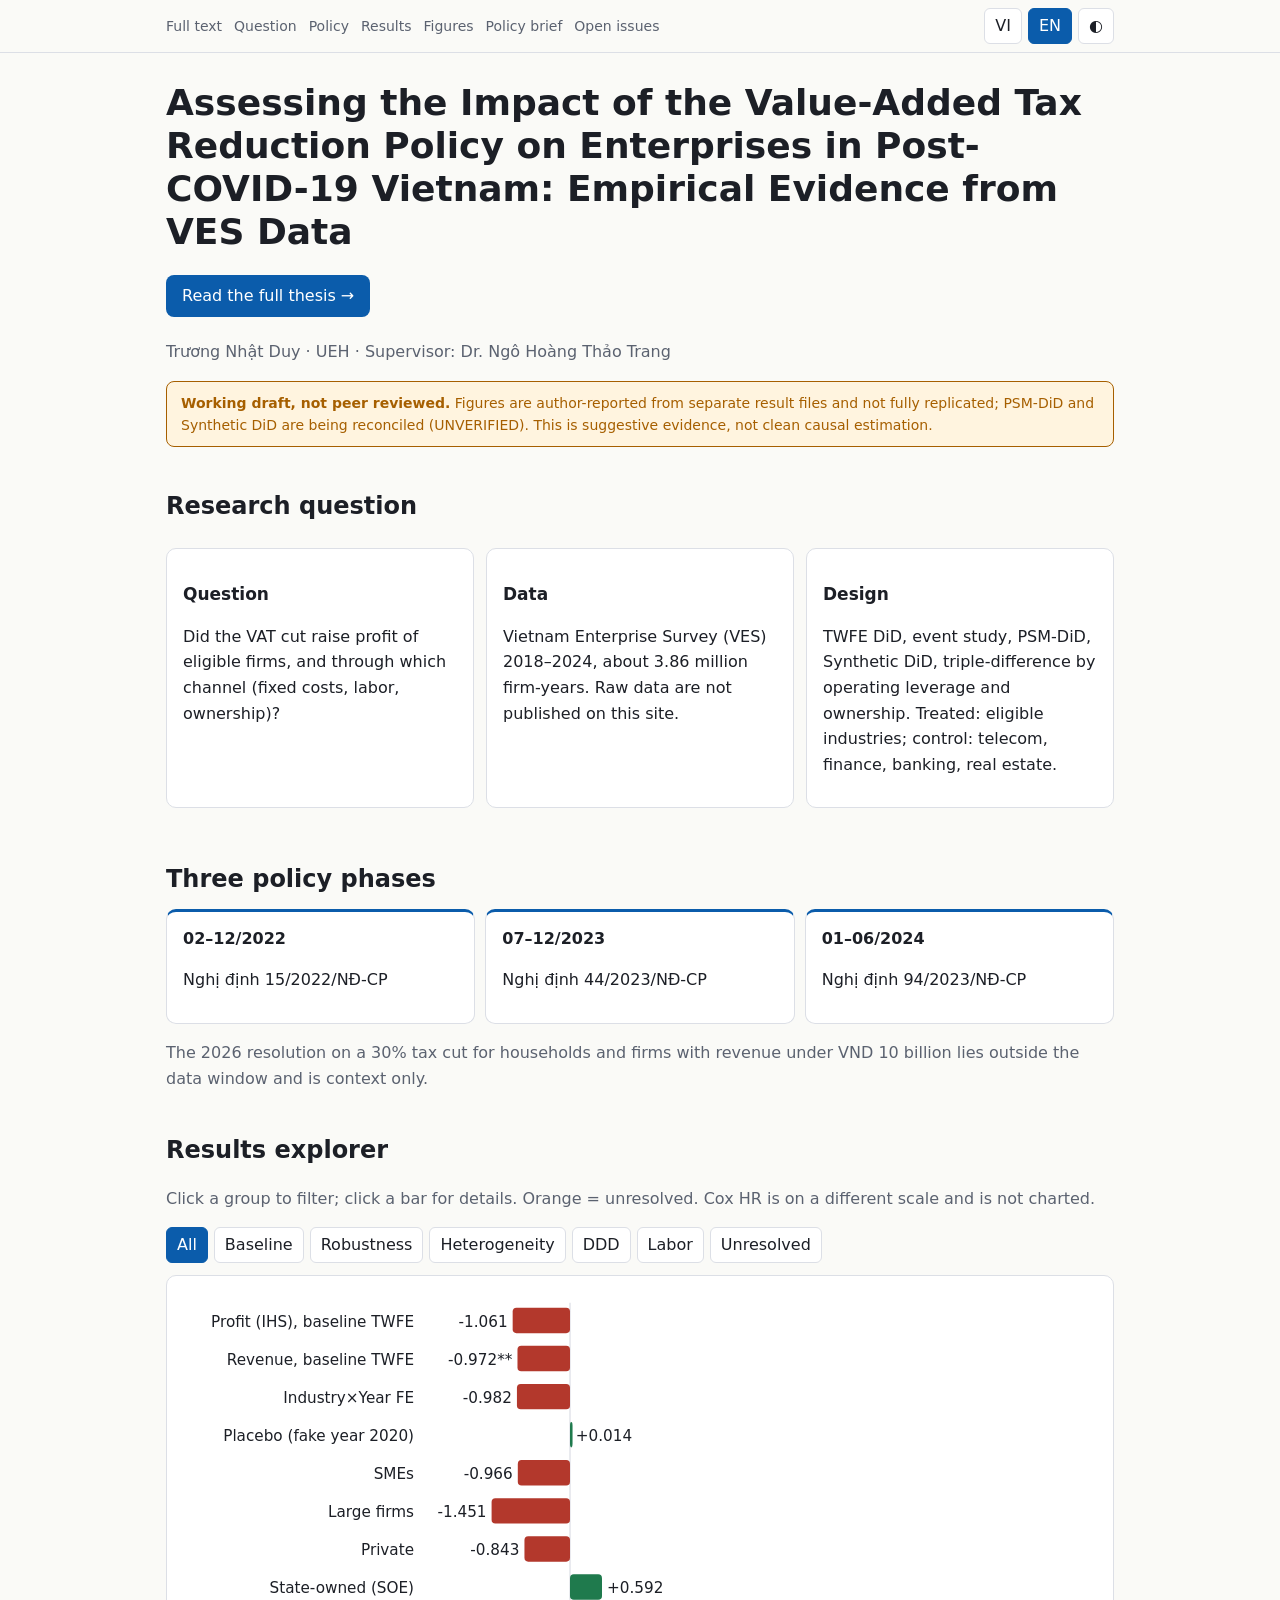
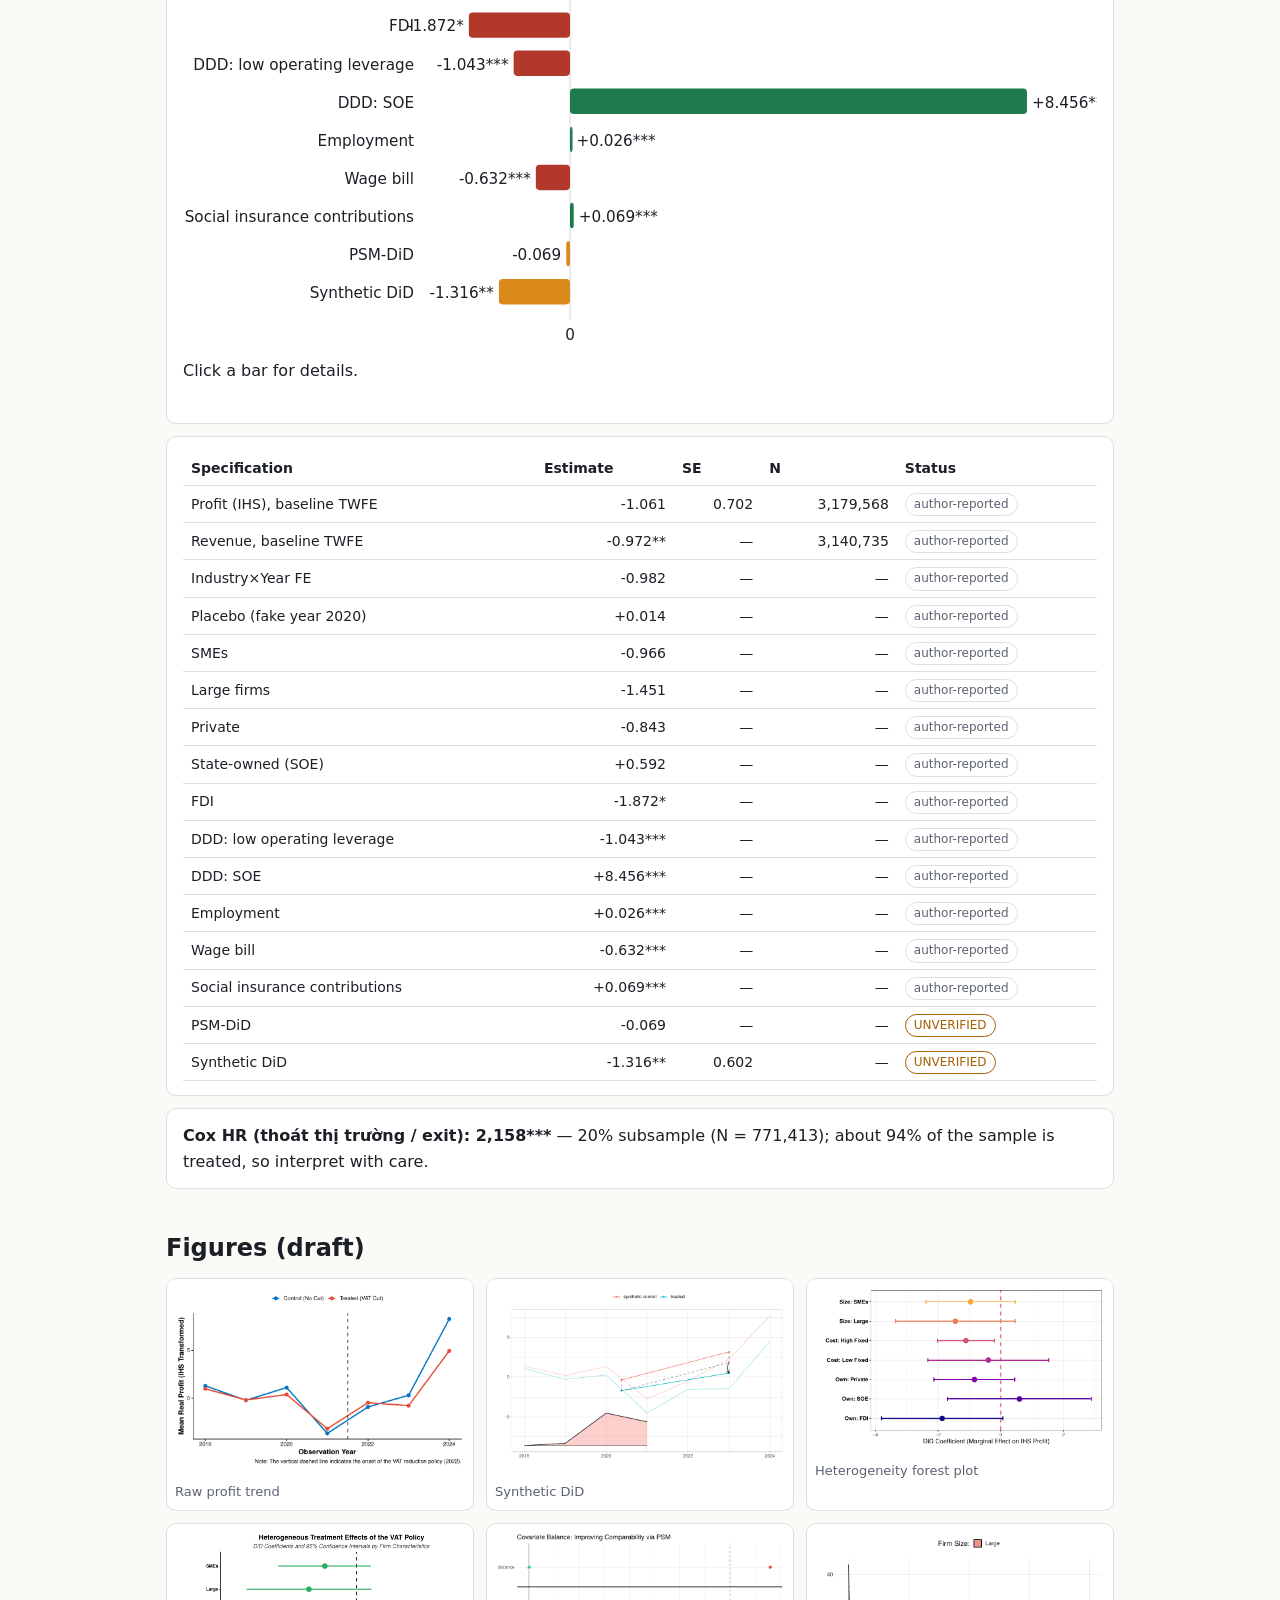
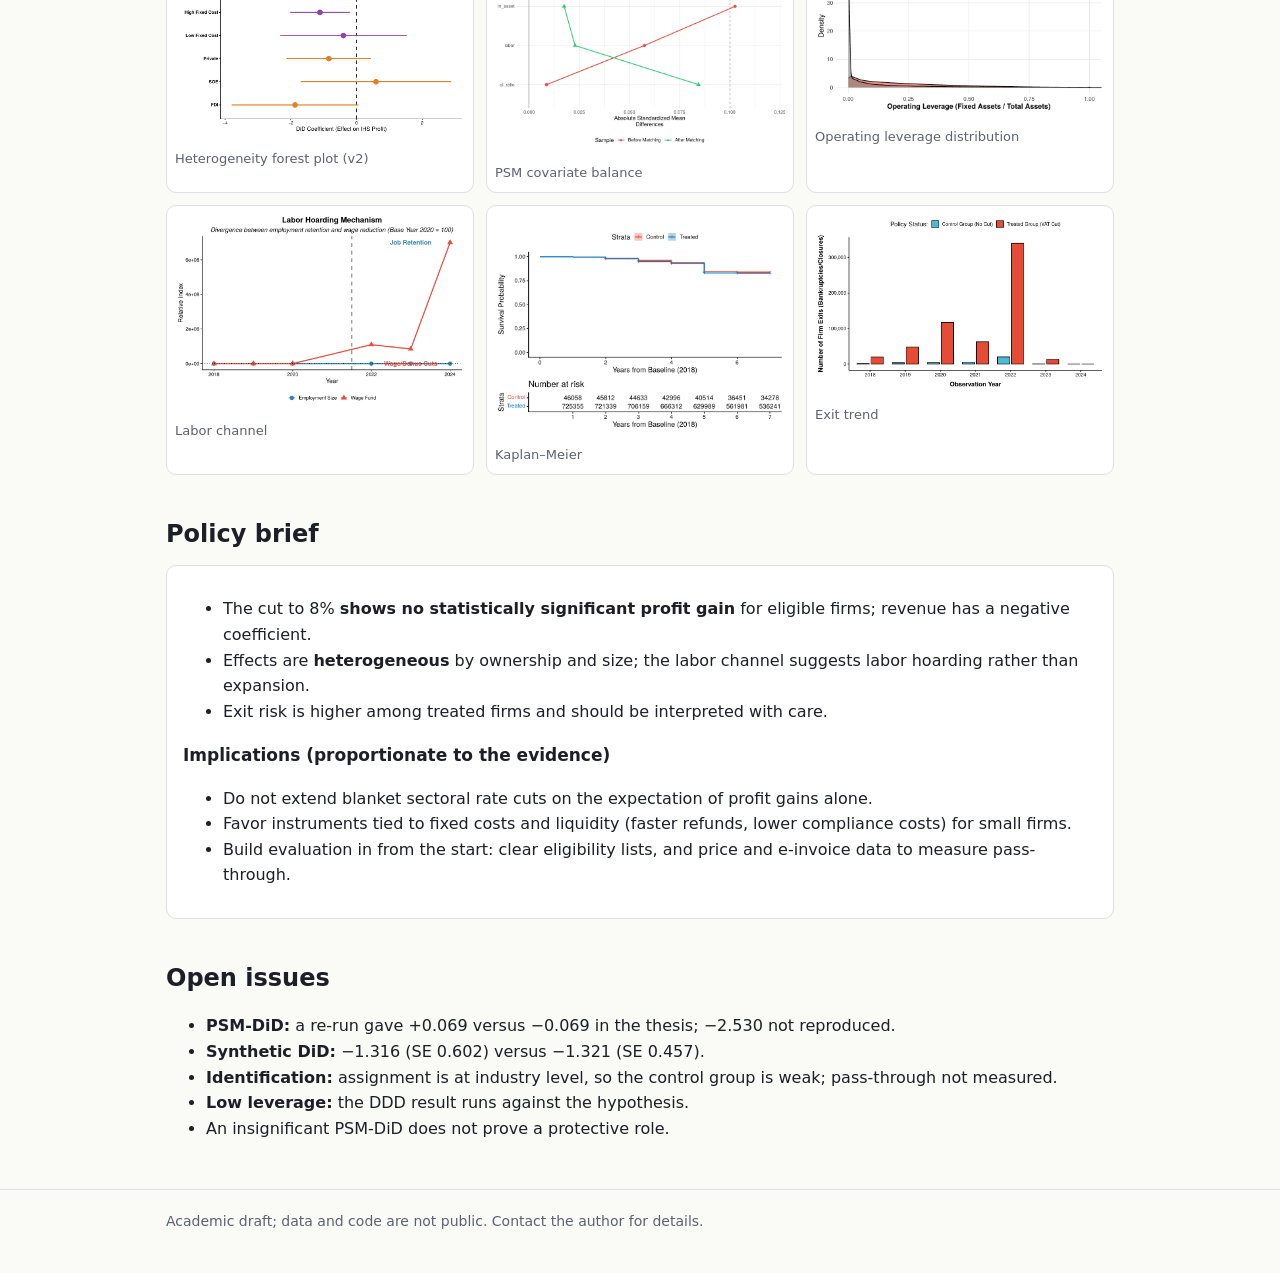
<file: index.html>
<!doctype html>
<html lang="vi">
<head>
<meta charset="utf-8">
<meta name="viewport" content="width=device-width,initial-scale=1">
<title>Đánh giá tác động của chính sách giảm thuế GTGT đến doanh nghiệp hậu Covid-19</title>
<meta name="description" content="Website tương tác về luận văn đánh giá tác động giảm thuế GTGT 2022–2024 tới hiệu quả doanh nghiệp (dự thảo).">
<link rel="stylesheet" href="style.css?v=1108122000">
</head>
<body>
<header class="top"><div class="wrap">
<nav><a href="thesis.html"><span class="vi-only">Toàn văn</span><span class="en-only">Full text</span></a><a href="#ques"><span class="vi-only">Câu hỏi</span><span class="en-only">Question</span></a><a href="#policy"><span class="vi-only">Chính sách</span><span class="en-only">Policy</span></a><a href="#results"><span class="vi-only">Kết quả</span><span class="en-only">Results</span></a><a href="#figs"><span class="vi-only">Hình</span><span class="en-only">Figures</span></a><a href="#brief"><span class="vi-only">Tóm tắt chính sách</span><span class="en-only">Policy brief</span></a><a href="#open"><span class="vi-only">Vấn đề mở</span><span class="en-only">Open issues</span></a></nav>
<div class="ctrl"><button id="bvi" type="button">VI</button><button id="ben" type="button">EN</button><button id="bth" type="button" aria-label="theme">◐</button></div>
</div></header>
<main class="wrap">
<h1 class="vi-only">Đánh giá tác động của chính sách giảm thuế GTGT đến doanh nghiệp giai đoạn hậu Covid-19: Bằng chứng thực nghiệm từ dữ liệu VES tại Việt Nam</h1><h1 class="en-only">Assessing the Impact of the Value-Added Tax Reduction Policy on Enterprises in Post-COVID-19 Vietnam: Empirical Evidence from VES Data</h1>
<p><a class="cta" href="thesis.html"><span class="vi-only">Đọc toàn văn luận văn →</span><span class="en-only">Read the full thesis →</span></a></p>
<p class="sub">Trương Nhật Duy · UEH · <span class="vi-only">GVHD: TS. Ngô Hoàng Thảo Trang</span><span class="en-only">Supervisor: Dr. Ngô Hoàng Thảo Trang</span></p>
<div class="banner"><strong><span class="vi-only">Dự thảo, chưa qua phản biện.</span><span class="en-only">Working draft, not peer reviewed.</span></strong>
<span class="vi-only">Các số liệu dưới đây do tác giả báo cáo từ file kết quả riêng và chưa được tái lập đầy đủ; PSM-DiD và Synthetic DiD đang được đối chiếu (CHƯA XÁC MINH). Đây là bằng chứng gợi ý, không phải ước lượng nhân quả sạch.</span>
<span class="en-only">Figures are author-reported from separate result files and not fully replicated; PSM-DiD and Synthetic DiD are being reconciled (UNVERIFIED). This is suggestive evidence, not clean causal estimation.</span></div>

<section id="ques"><h2><span class="vi-only">Câu hỏi nghiên cứu</span><span class="en-only">Research question</span></h2>
<div class="grid">
<div class="card"><h3><span class="vi-only">Câu hỏi</span><span class="en-only">Question</span></h3><p class="vi-only">Giảm thuế suất GTGT có cải thiện lợi nhuận của doanh nghiệp được hưởng không, và qua kênh nào (chi phí cố định, lao động, sở hữu)?</p><p class="en-only">Did the VAT cut raise profit of eligible firms, and through which channel (fixed costs, labor, ownership)?</p></div>
<div class="card"><h3><span class="vi-only">Dữ liệu</span><span class="en-only">Data</span></h3><p class="vi-only">Điều tra Doanh nghiệp Việt Nam (VES) 2018–2024, khoảng 3,86 triệu quan sát doanh nghiệp–năm. Dữ liệu gốc không công khai trên website.</p><p class="en-only">Vietnam Enterprise Survey (VES) 2018–2024, about 3.86 million firm-years. Raw data are not published on this site.</p></div>
<div class="card"><h3><span class="vi-only">Thiết kế</span><span class="en-only">Design</span></h3><p class="vi-only">DiD hai chiều (TWFE), event study, PSM-DiD, Synthetic DiD, triple-difference theo đòn bẩy hoạt động và sở hữu. Nhóm hưởng: ngành thuộc diện giảm thuế; đối chứng: viễn thông, tài chính, ngân hàng, bất động sản.</p><p class="en-only">TWFE DiD, event study, PSM-DiD, Synthetic DiD, triple-difference by operating leverage and ownership. Treated: eligible industries; control: telecom, finance, banking, real estate.</p></div>
</div></section>

<section id="policy"><h2><span class="vi-only">Ba giai đoạn giảm thuế</span><span class="en-only">Three policy phases</span></h2>
<div class="timeline">
<div class="card"><strong>02–12/2022</strong><p>Nghị định 15/2022/NĐ-CP</p></div>
<div class="card"><strong>07–12/2023</strong><p>Nghị định 44/2023/NĐ-CP</p></div>
<div class="card"><strong>01–06/2024</strong><p>Nghị định 94/2023/NĐ-CP</p></div>
</div>
<p class="sub vi-only">Nghị quyết giảm thuế 30% cho hộ/doanh nghiệp doanh thu dưới 10 tỷ đồng (2026) nằm ngoài giai đoạn dữ liệu, chỉ là bối cảnh.</p>
<p class="sub en-only">The 2026 resolution on a 30% tax cut for households and firms with revenue under VND 10 billion lies outside the data window and is context only.</p></section>

<section id="results"><h2><span class="vi-only">Khám phá kết quả</span><span class="en-only">Results explorer</span></h2>
<p class="sub vi-only">Bấm nhóm để lọc; bấm thanh để xem chi tiết. Thanh cam = chưa chốt. Hệ số không cùng thang với Cox HR nên HR không có trong biểu đồ.</p>
<p class="sub en-only">Click a group to filter; click a bar for details. Orange = unresolved. Cox HR is on a different scale and is not charted.</p>
<div class="chips" id="chips"></div>
<div class="card"><svg id="chart" role="img" aria-label="coefficients"></svg><div class="detail" id="detail"></div></div>
<div class="card scroll"><table id="tbl"></table></div>
<div class="card"><strong>Cox HR (thoát thị trường / exit): 2,158***</strong> <span class="vi-only">— mẫu con 20% (N = 771.413), khoảng 94% mẫu thuộc nhóm treated, cần diễn giải thận trọng.</span><span class="en-only">— 20% subsample (N = 771,413); about 94% of the sample is treated, so interpret with care.</span></div>
</section>

<section id="figs"><h2><span class="vi-only">Hình minh họa (bản nháp)</span><span class="en-only">Figures (draft)</span></h2><div class="gallery" id="gal"></div></section>

<section id="brief"><h2><span class="vi-only">Tóm tắt chính sách</span><span class="en-only">Policy brief</span></h2>
<div class="card"><ul class="vi-only"><li>Giảm GTGT xuống 8% <strong>không cho thấy cải thiện lợi nhuận có ý nghĩa thống kê</strong> ở nhóm được hưởng; doanh thu có hệ số âm.</li><li>Tác động <strong>không đồng đều</strong> theo sở hữu và quy mô; kênh lao động gợi ý giữ lao động hơn là mở rộng.</li><li>Rủi ro thoát thị trường cao hơn ở nhóm treated, cần diễn giải thận trọng.</li></ul>
<ul class="en-only"><li>The cut to 8% <strong>shows no statistically significant profit gain</strong> for eligible firms; revenue has a negative coefficient.</li><li>Effects are <strong>heterogeneous</strong> by ownership and size; the labor channel suggests labor hoarding rather than expansion.</li><li>Exit risk is higher among treated firms and should be interpreted with care.</li></ul>
<h3><span class="vi-only">Hàm ý (tương xứng bằng chứng)</span><span class="en-only">Implications (proportionate to the evidence)</span></h3>
<ul class="vi-only"><li>Không nên gia hạn đại trà giảm thuế suất theo ngành chỉ dựa trên kỳ vọng lợi nhuận.</li><li>Ưu tiên công cụ gắn với chi phí cố định và thanh khoản (hoàn thuế nhanh, giảm chi phí tuân thủ) cho doanh nghiệp nhỏ.</li><li>Xây dựng cơ chế đánh giá từ đầu: danh mục ngành rõ ràng, dữ liệu giá và hóa đơn điện tử để đo pass-through.</li></ul>
<ul class="en-only"><li>Do not extend blanket sectoral rate cuts on the expectation of profit gains alone.</li><li>Favor instruments tied to fixed costs and liquidity (faster refunds, lower compliance costs) for small firms.</li><li>Build evaluation in from the start: clear eligibility lists, and price and e-invoice data to measure pass-through.</li></ul></div></section>

<section id="open"><h2><span class="vi-only">Vấn đề mở</span><span class="en-only">Open issues</span></h2>
<ul class="vi-only"><li><strong>PSM-DiD:</strong> chạy lại cho dấu +0,069 so với −0,069 trong luận văn; −2,530 chưa tái lập.</li><li><strong>Synthetic DiD:</strong> −1,316 (SE 0,602) so với −1,321 (SE 0,457).</li><li><strong>Nhận diện:</strong> chính sách gán theo ngành nên nhóm đối chứng yếu; chưa đo pass-through.</li><li><strong>Đòn bẩy thấp:</strong> kết quả DDD ngược giả thuyết.</li><li>“PSM-DiD không có ý nghĩa” không chứng minh được vai trò bảo vệ.</li></ul>
<ul class="en-only"><li><strong>PSM-DiD:</strong> a re-run gave +0.069 versus −0.069 in the thesis; −2.530 not reproduced.</li><li><strong>Synthetic DiD:</strong> −1.316 (SE 0.602) versus −1.321 (SE 0.457).</li><li><strong>Identification:</strong> assignment is at industry level, so the control group is weak; pass-through not measured.</li><li><strong>Low leverage:</strong> the DDD result runs against the hypothesis.</li><li>An insignificant PSM-DiD does not prove a protective role.</li></ul>
</section>
</main>
<footer><div class="wrap"><span class="vi-only">Bản nháp học thuật, đường dẫn dữ liệu và mã nguồn không công khai; liên hệ tác giả để biết thêm.</span><span class="en-only">Academic draft; data and code are not public. Contact the author for details.</span></div></footer>
<dialog id="dlg"><img id="dimg" alt=""><form method="dialog"><button>OK</button></form></dialog>
<script src="app.js?v=1108122000"></script>
</body></html>
</file>
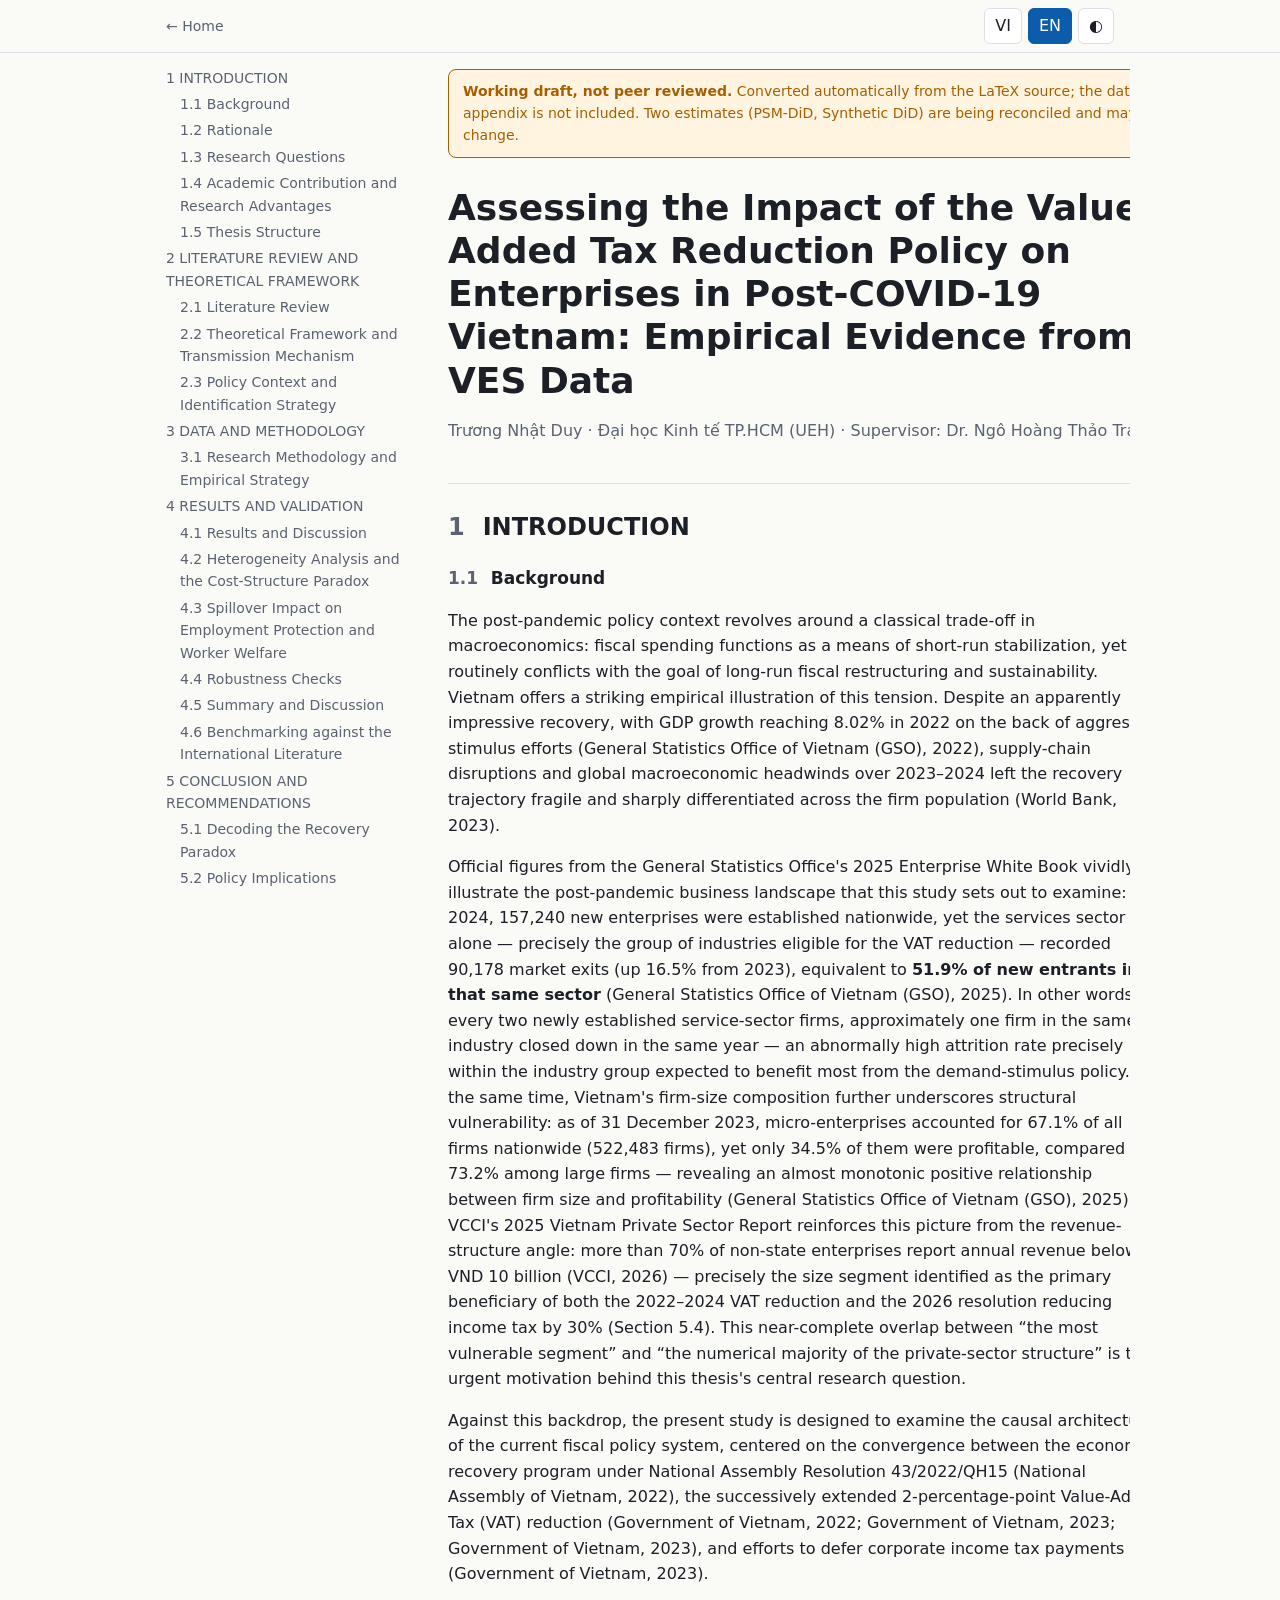
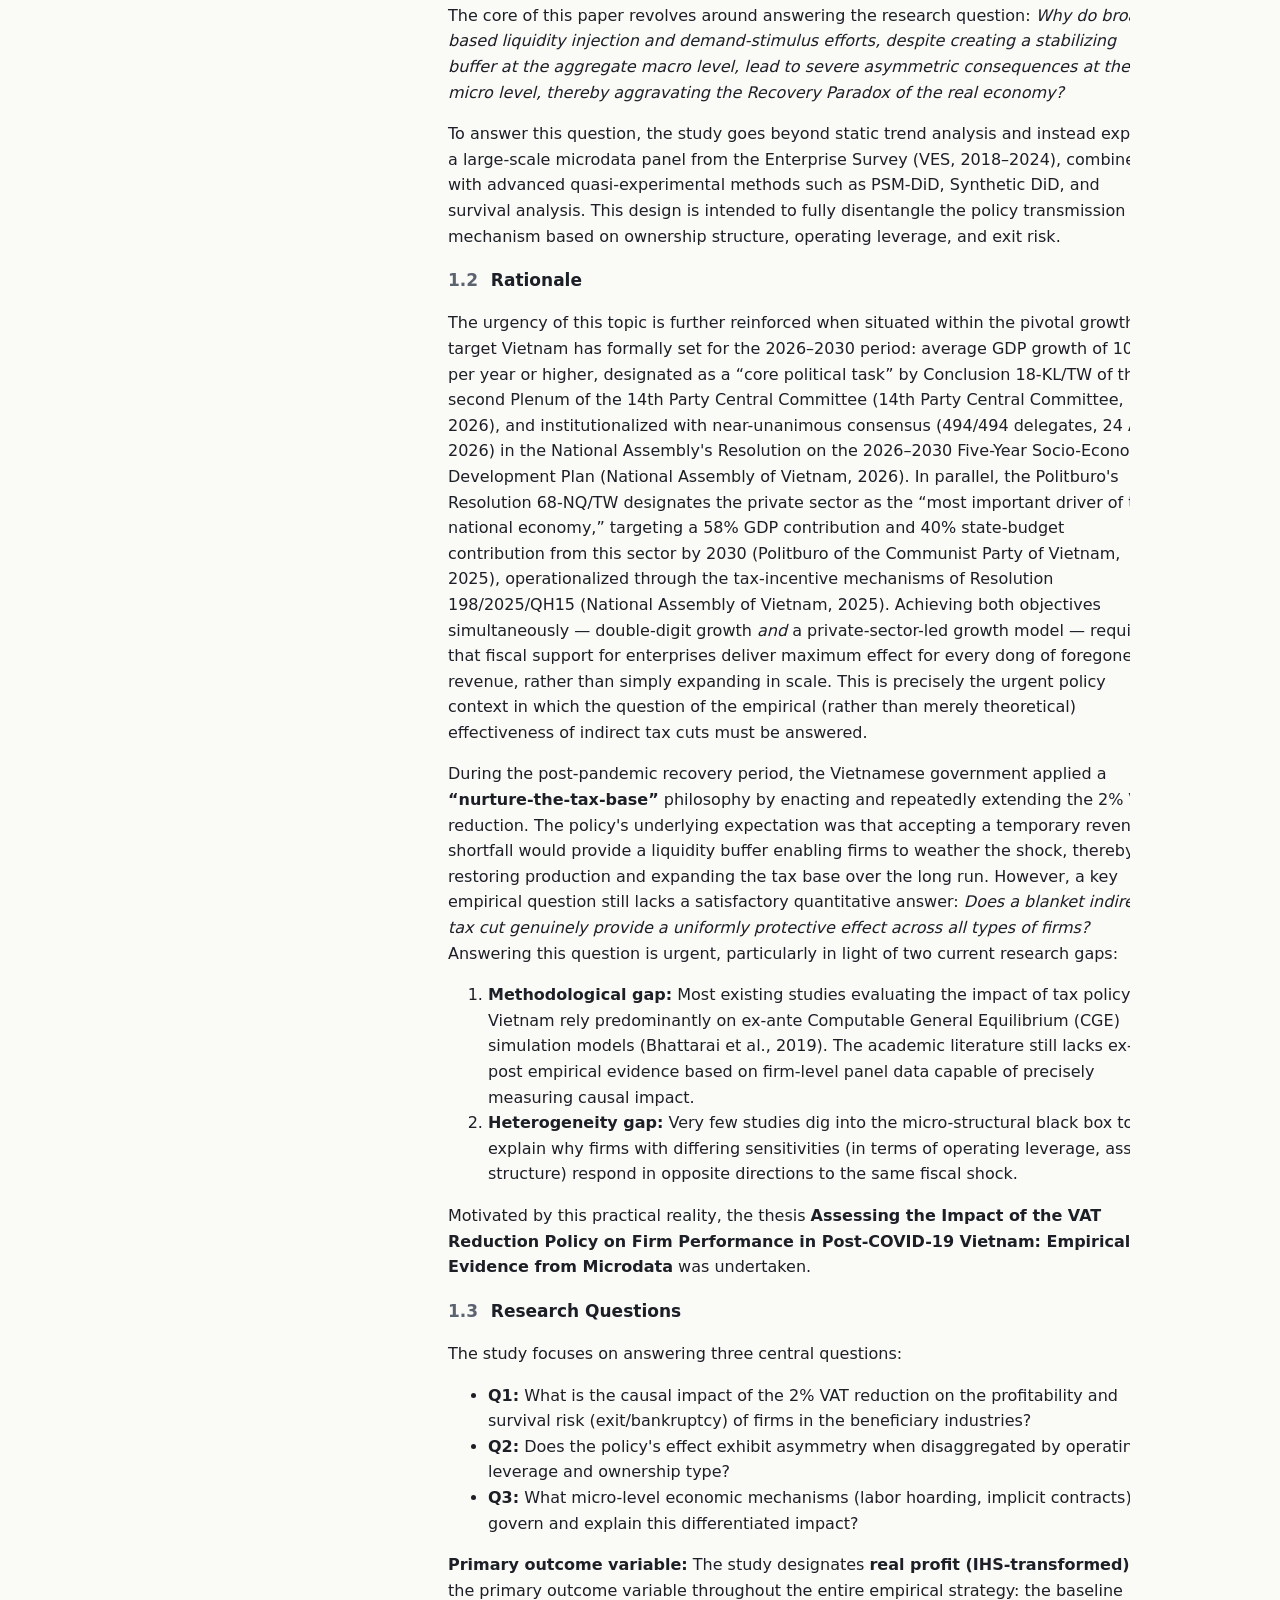
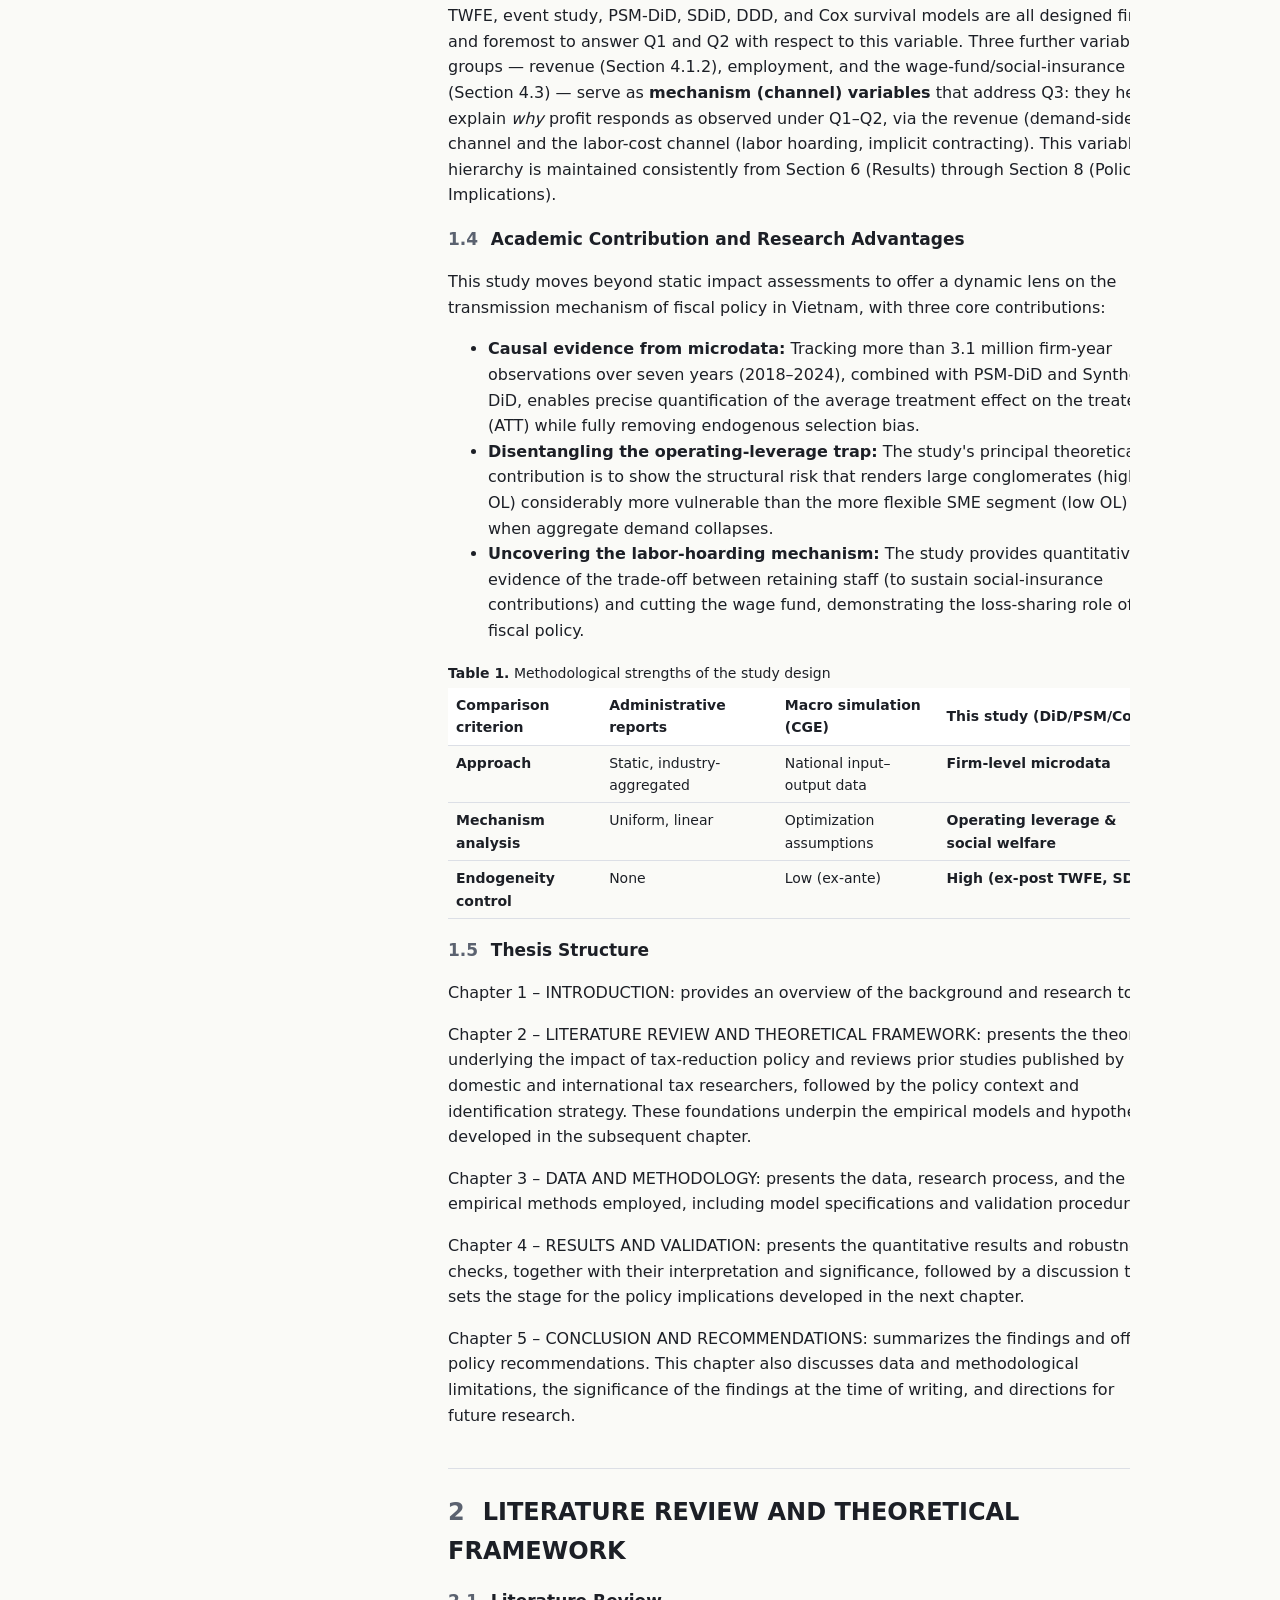
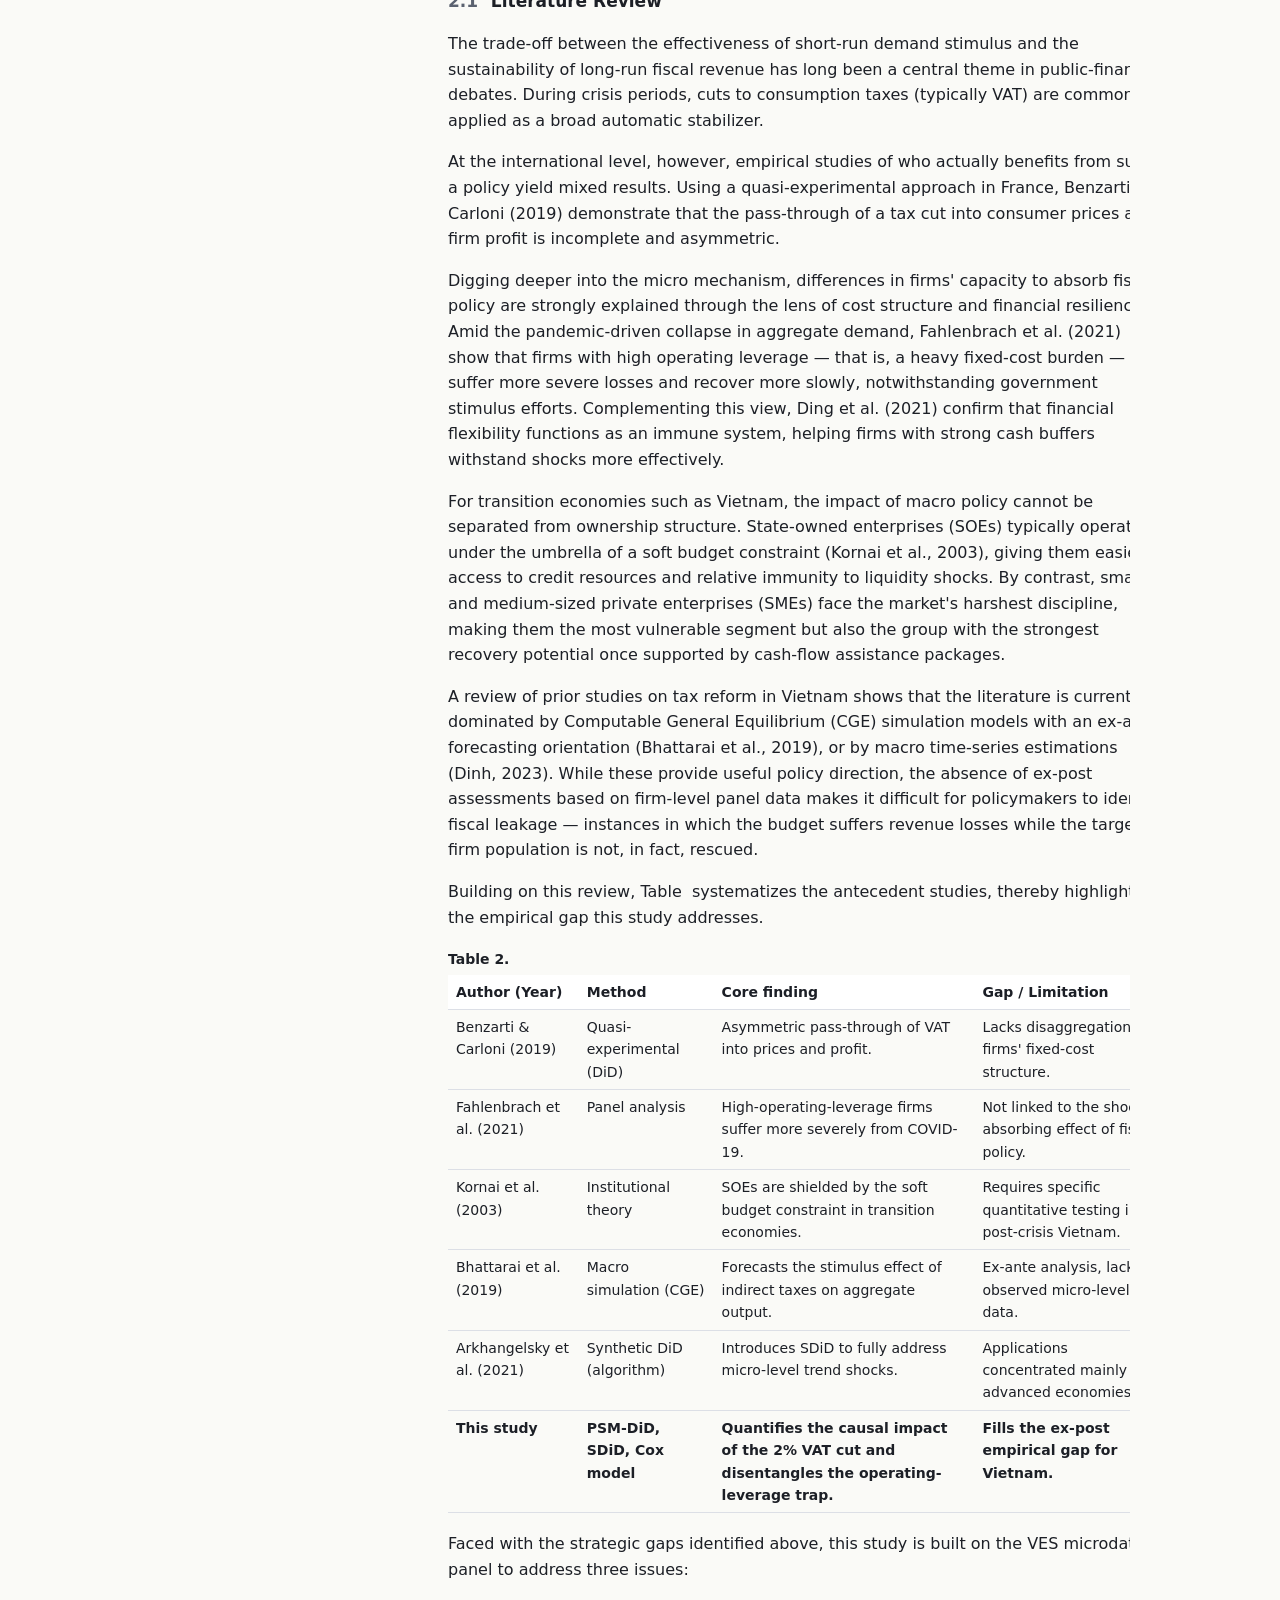
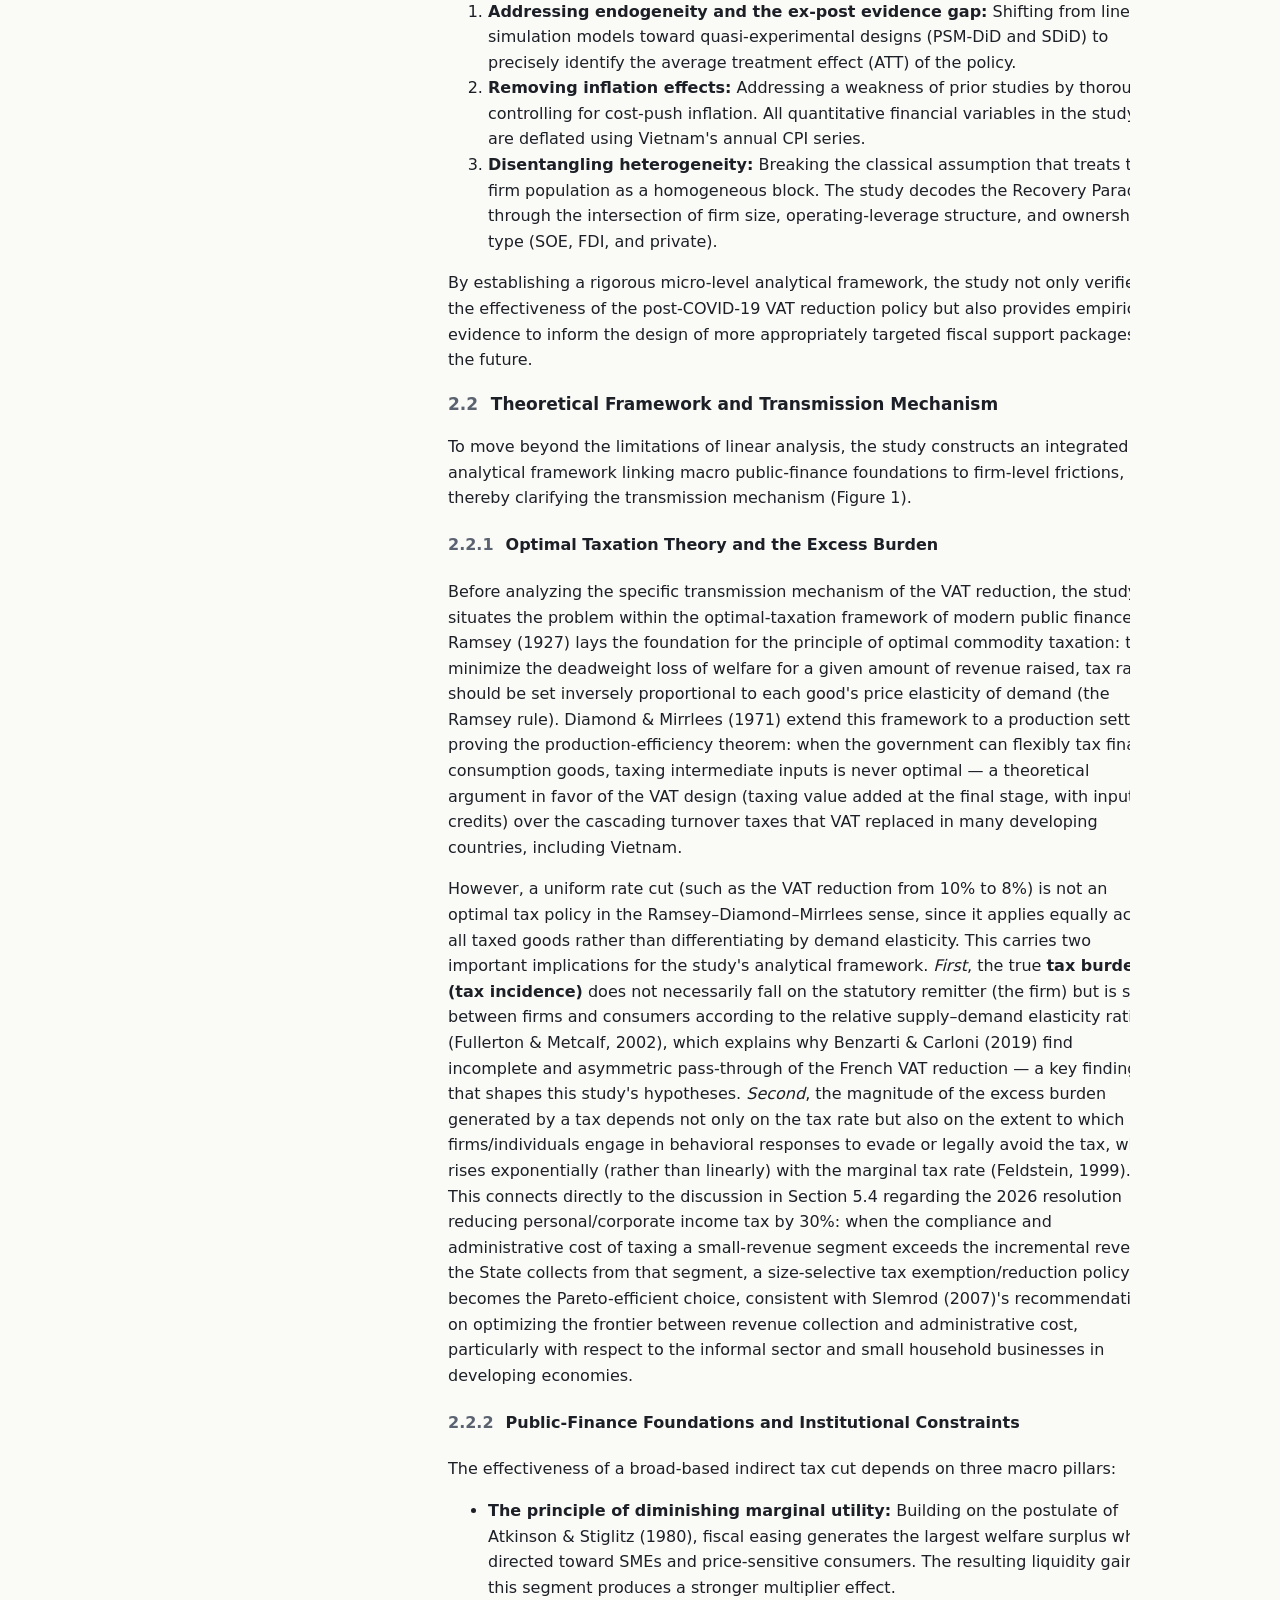
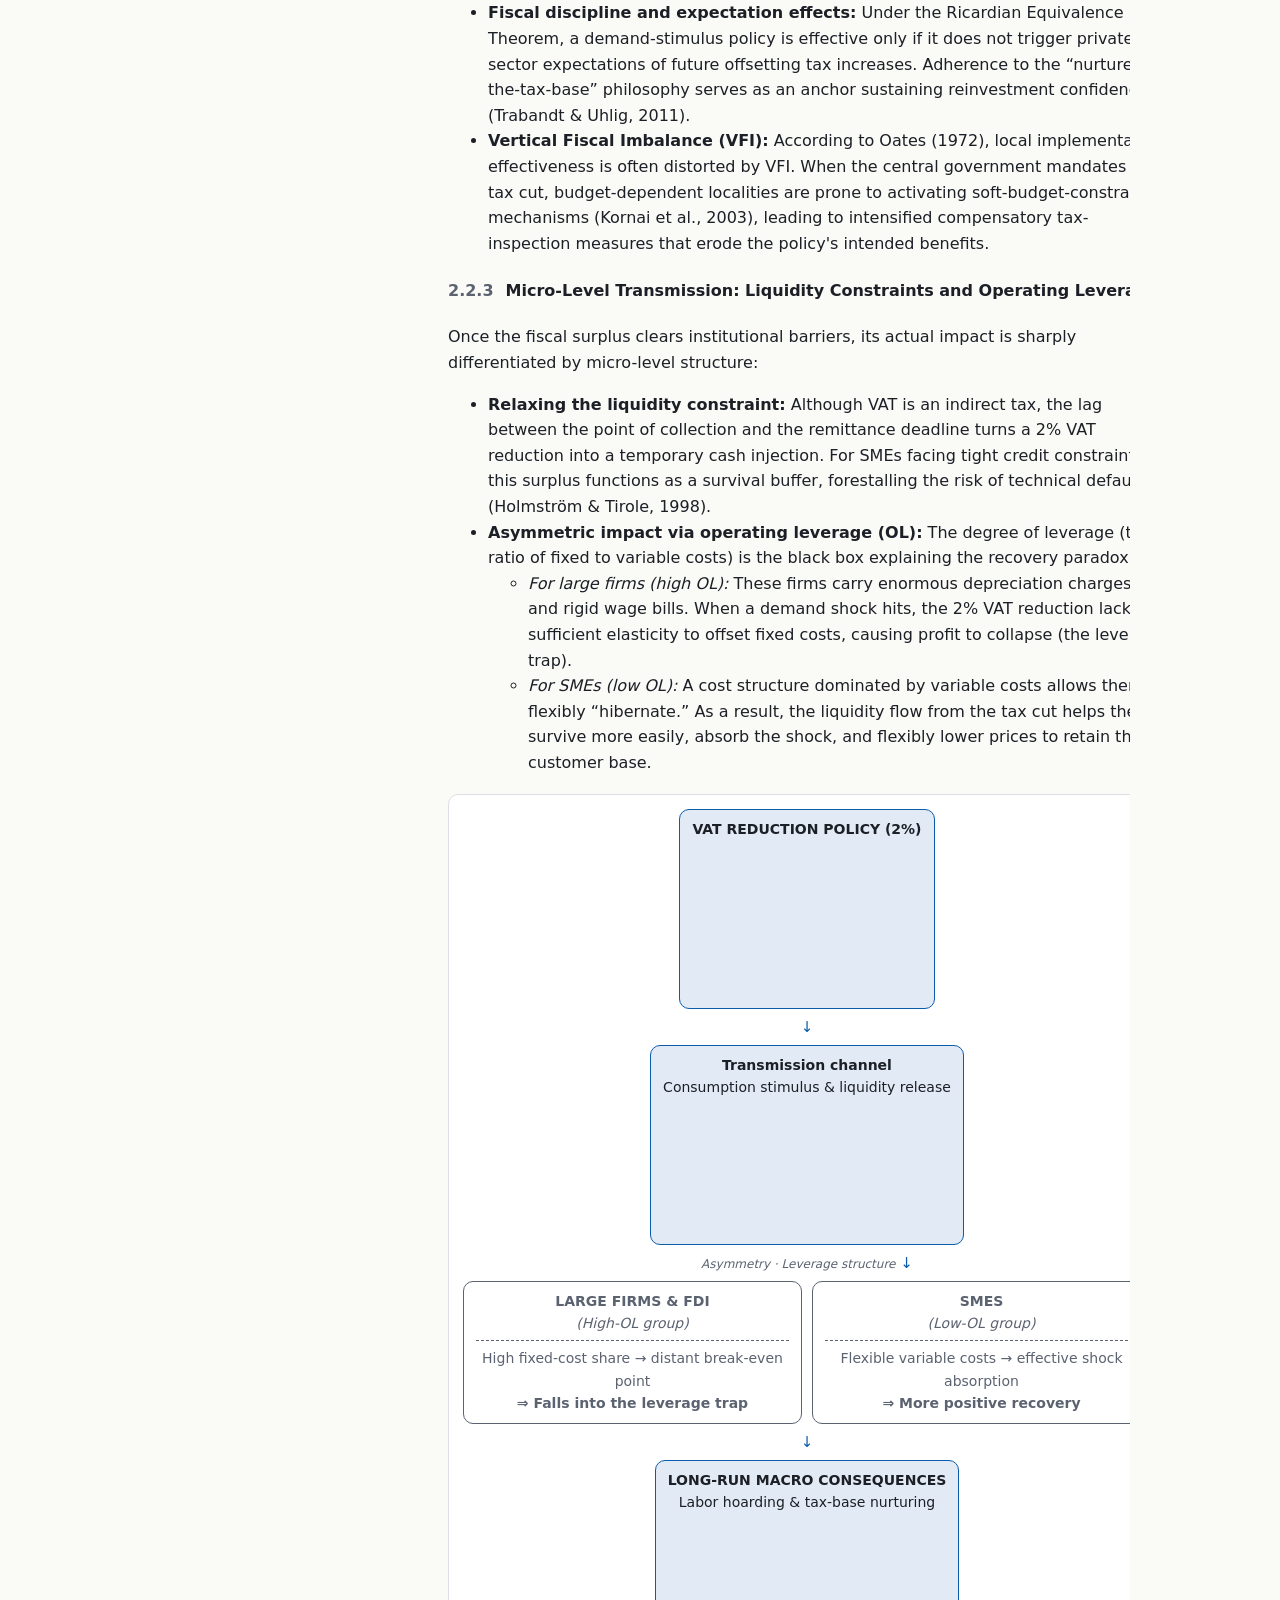
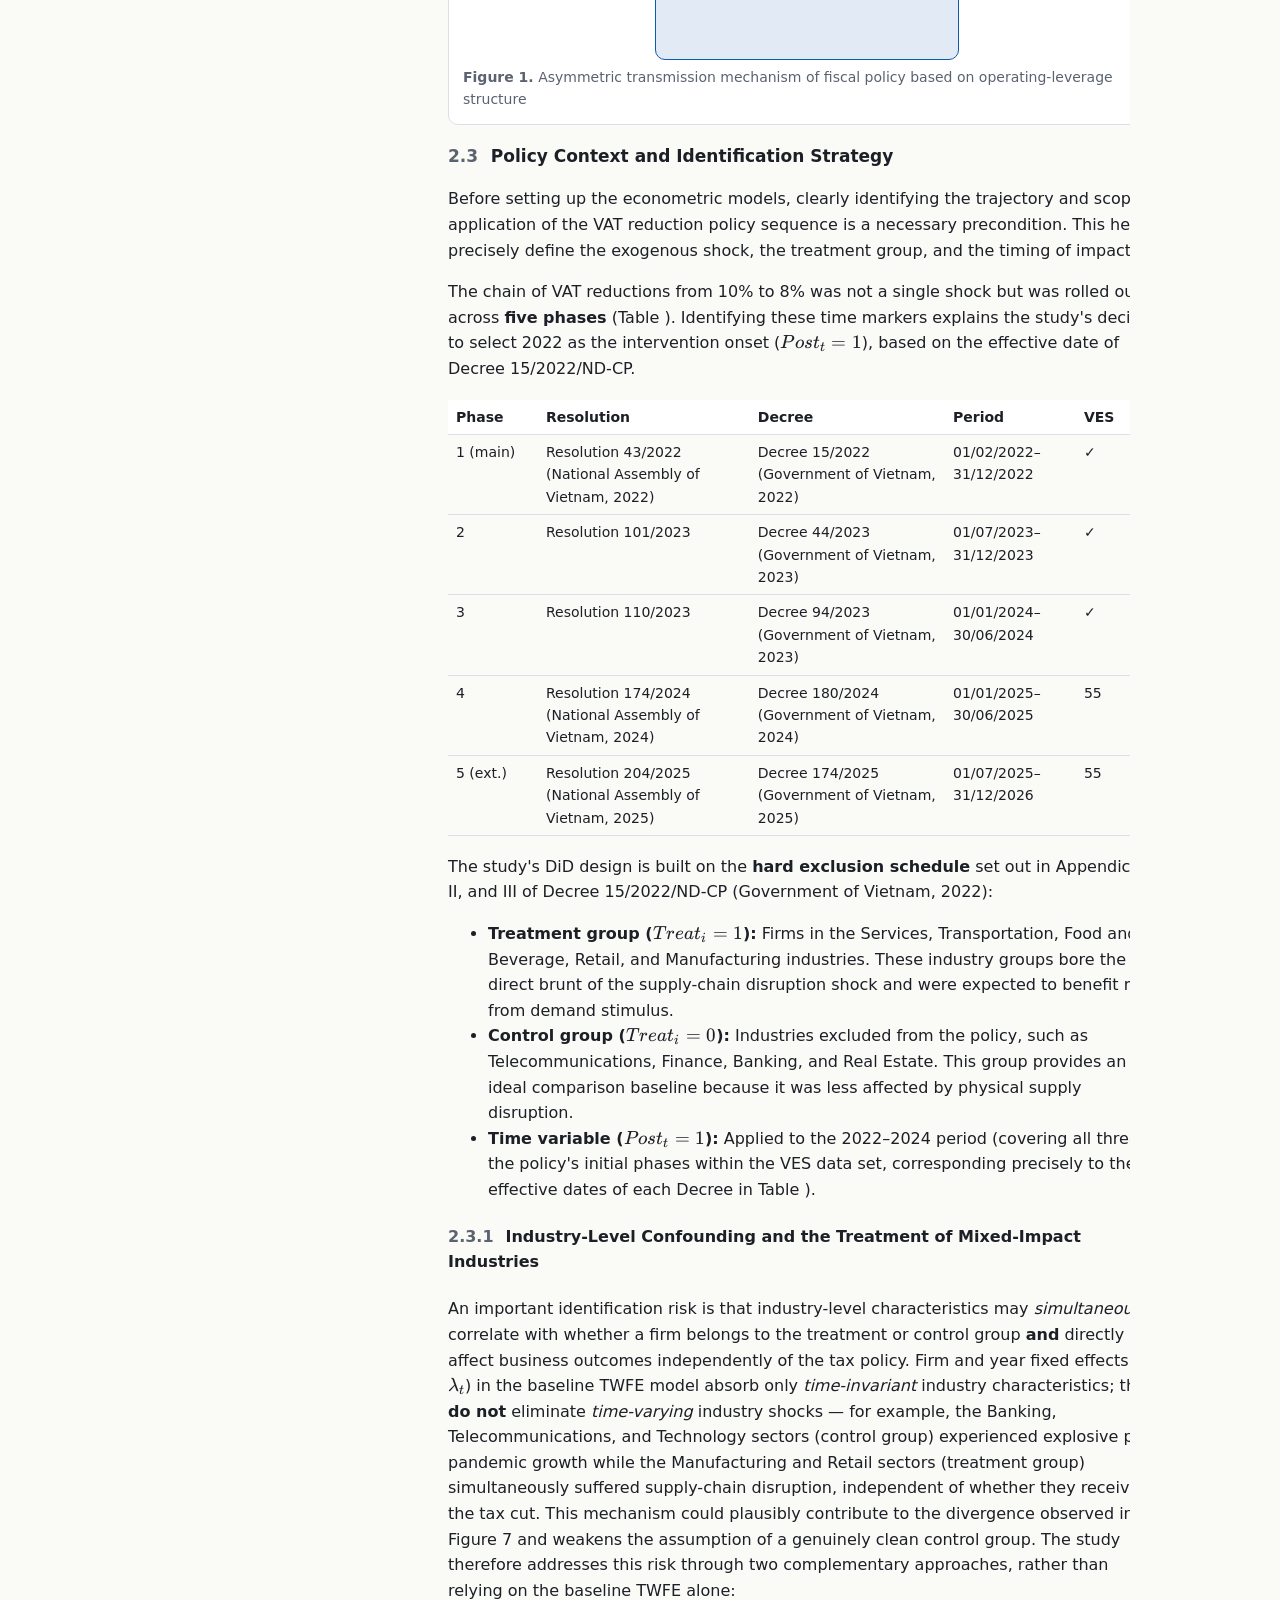
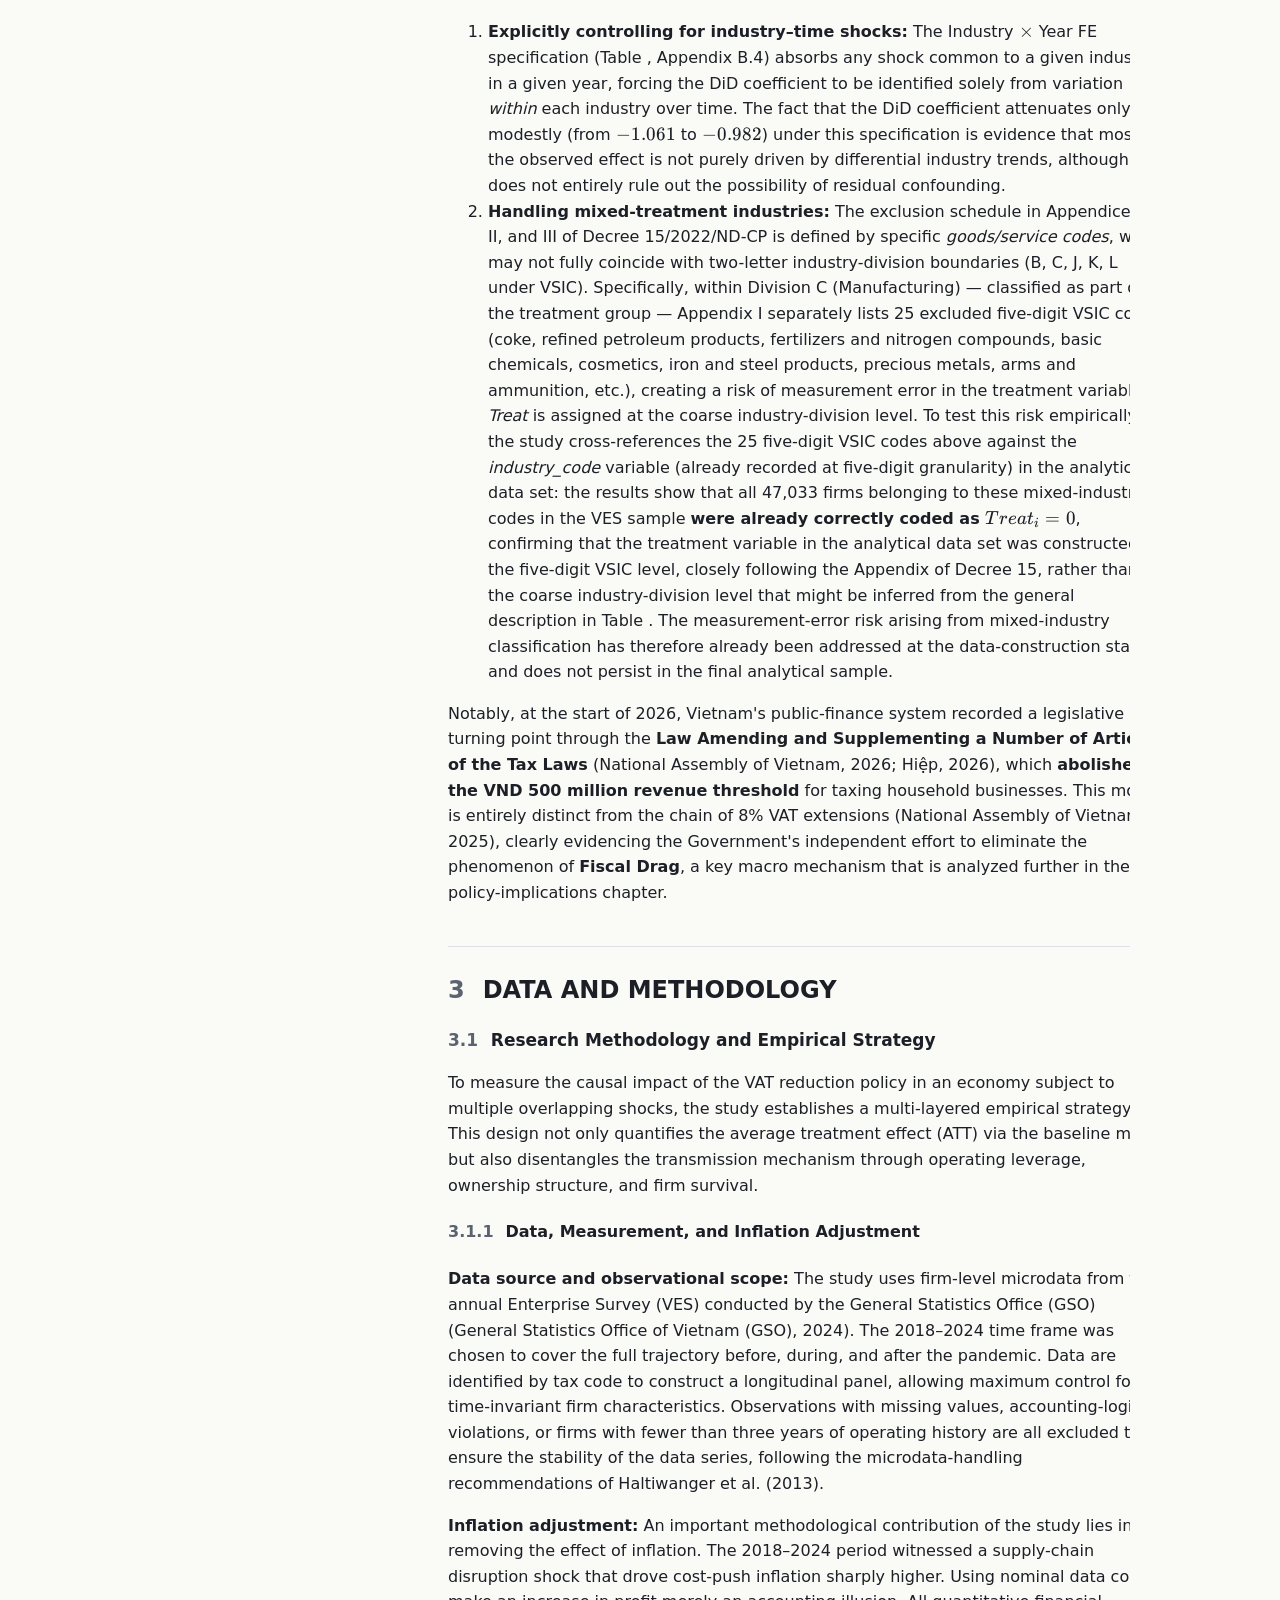
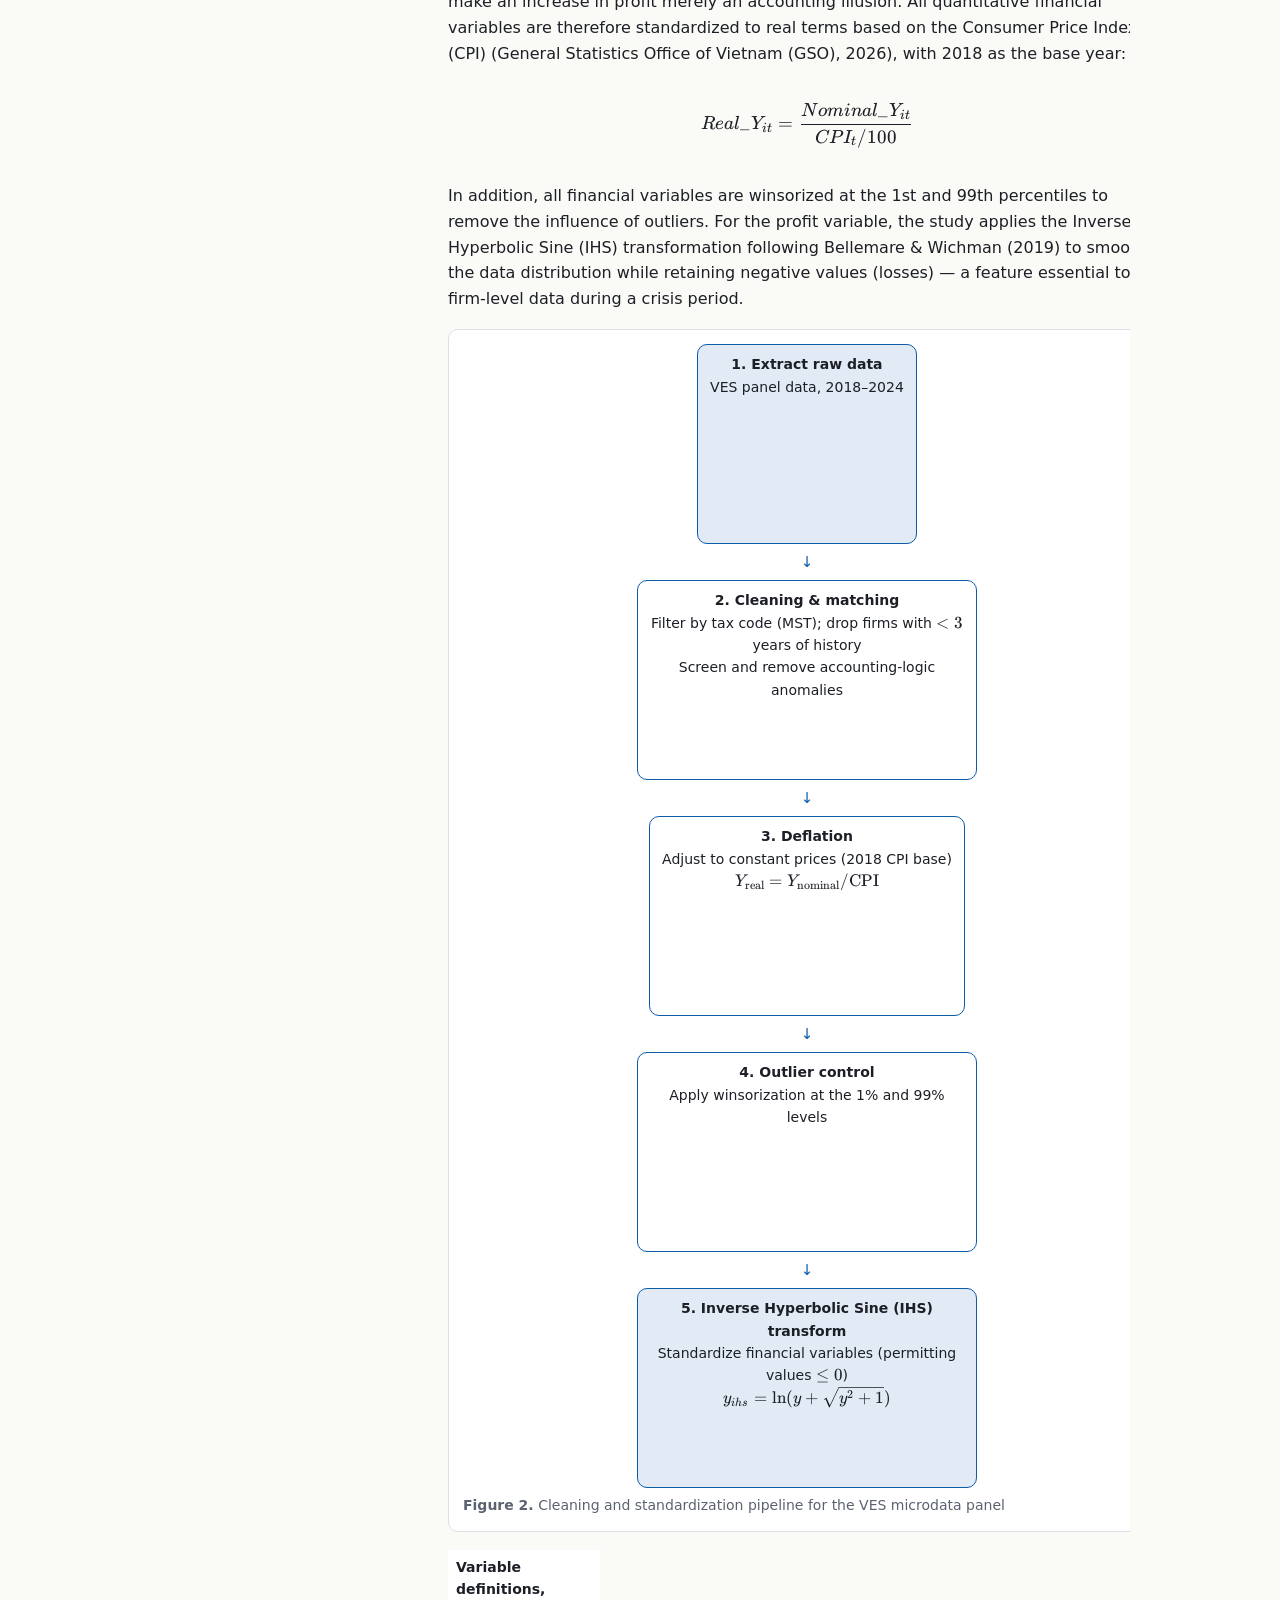
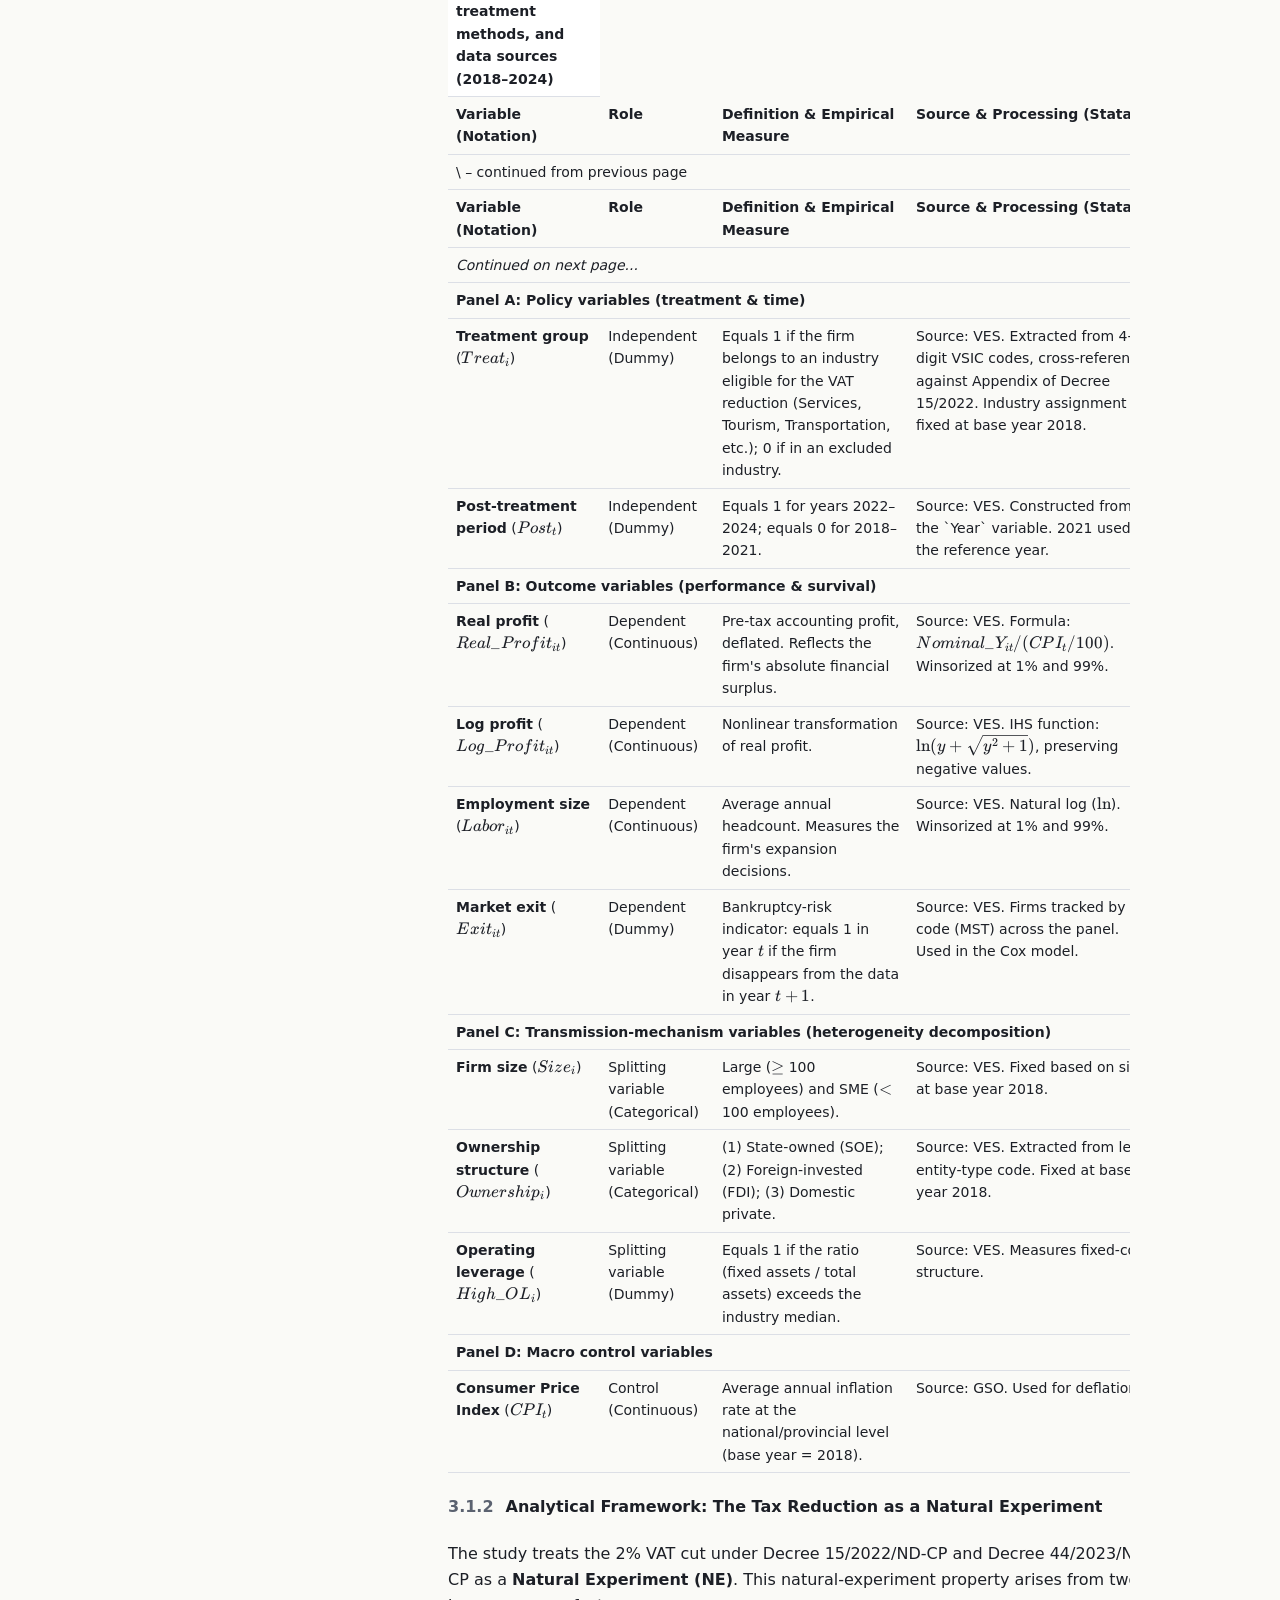
<file: thesis.html>
<!doctype html>
<html lang="vi">
<head>
<meta charset="utf-8">
<meta name="viewport" content="width=device-width,initial-scale=1">
<title>Toàn văn luận văn | Full text</title>
<meta name="description" content="Toàn văn luận văn (bản nháp): tác động của chính sách giảm thuế GTGT tới doanh nghiệp hậu Covid-19, dữ liệu VES.">
<link rel="stylesheet" href="vendor/katex/katex.min.css?v=1108122000">
<link rel="stylesheet" href="style.css?v=1108122000">
</head>
<body>
<div id="prog"></div>
<header class="top"><div class="wrap">
<nav><a href="index.html">← <span class="vi-only">Trang chủ</span><span class="en-only">Home</span></a></nav>
<div class="ctrl"><button id="bvi" type="button">VI</button><button id="ben" type="button">EN</button><button id="bth" type="button" aria-label="theme">◐</button></div>
</div></header>
<div class="wrap reader">
<aside id="toc" aria-label="contents"></aside>
<article>
<div class="banner"><strong><span class="vi-only">Bản nháp, chưa qua phản biện.</span><span class="en-only">Working draft, not peer reviewed.</span></strong>
<span class="vi-only">Văn bản được chuyển tự động từ bản LaTeX; phụ lục số liệu không đưa lên trang. Hai ước lượng (PSM-DiD, Synthetic DiD) đang được đối chiếu lại và có thể thay đổi.</span>
<span class="en-only">Converted automatically from the LaTeX source; the data appendix is not included. Two estimates (PSM-DiD, Synthetic DiD) are being reconciled and may change.</span></div>
<h1 class="vi-only">Đánh giá tác động của chính sách giảm thuế GTGT đến doanh nghiệp giai đoạn hậu Covid-19: Bằng chứng thực nghiệm từ dữ liệu VES tại Việt Nam</h1><h1 class="en-only">Assessing the Impact of the Value-Added Tax Reduction Policy on Enterprises in Post-COVID-19 Vietnam: Empirical Evidence from VES Data</h1>
<p class="sub">Trương Nhật Duy · Đại học Kinh tế TP.HCM (UEH) · <span class="vi-only">GVHD: TS. Ngô Hoàng Thảo Trang</span><span class="en-only">Supervisor: Dr. Ngô Hoàng Thảo Trang</span></p>
<div class="vi-only thesis" id="vi-root" lang="vi">
<h2 id="vi-s1"><span class="sn">1</span> GIỚI THIỆU ĐỀ TÀI</h2>
<h3 id="vi-s1-1"><span class="sn">1.1</span> Bối cảnh</h3>
<p>Bối cảnh chính sách hậu đại dịch xoay quanh một sự đánh đổi kinh điển trong kinh tế vĩ mô: Chi tiêu tài khóa đóng vai trò như một cách ổn định ngắn hạn, nhưng lại thường xuyên xung đột với mục tiêu tái cấu trúc và ổn định ngân sách dài hạn. Việt Nam cung cấp một minh chứng thực nghiệm tiêu biểu cho nghịch lý này. Bất chấp đà phục hồi ấn tượng với mức tăng trưởng GDP đạt 8,02% trong năm 2022 nhờ các nỗ lực kích cầu quyết liệt (Tổng cục Thống kê (GSO), 2022), những đứt gãy của chuỗi cung ứng và các cơn gió ngược từ kinh tế toàn cầu giai đoạn 2023–2024 đã khiến quỹ đạo phục hồi trở nên mong manh và phân hóa sâu sắc dọc theo cấu trúc doanh nghiệp (World Bank, 2023).</p>
<p>Số liệu chính thức từ Sách trắng Doanh nghiệp Việt Nam 2025 của Tổng cục Thống kê phác họa rõ nét bức tranh khu vực doanh nghiệp hậu đại dịch mà nghiên cứu này đặt vấn đề thẩm định: năm 2024, cả nước có 157.240 doanh nghiệp thành lập mới, nhưng riêng khu vực Dịch vụ, nhóm ngành thuộc diện được giảm thuế GTGT, đã ghi nhận 90.178 doanh nghiệp rút lui khỏi thị trường (tăng 16,5% so với 2023), tương đương <strong>51,9% số doanh nghiệp gia nhập mới của chính khu vực này</strong> (Tổng cục Thống kê (GSO), 2025). Nói cách khác, cứ hai doanh nghiệp dịch vụ mới thành lập thì có xấp xỉ một doanh nghiệp cùng ngành phải đóng cửa trong cùng năm, một tỷ lệ đào thải cao bất thường ngay tại nhóm ngành được kỳ vọng hưởng lợi nhiều nhất từ chính sách kích cầu. Đồng thời, cơ cấu quy mô doanh nghiệp Việt Nam càng khắc họa rõ tính dễ tổn thương mang tính cấu trúc: tính đến 31/12/2023, doanh nghiệp siêu nhỏ chiếm tới 67,1% tổng số doanh nghiệp cả nước (522.483 doanh nghiệp), nhưng chỉ 34,5% trong số này kinh doanh có lãi, so với 73,2% ở nhóm doanh nghiệp lớn, cho thấy mối quan hệ tỷ lệ thuận gần như đơn điệu giữa quy mô doanh nghiệp và khả năng sinh lời (Tổng cục Thống kê (GSO), 2025). Báo cáo Kinh tế tư nhân Việt Nam 2025 của VCCI củng cố thêm bức tranh này ở góc độ cấu trúc doanh thu: hơn 70% doanh nghiệp ngoài nhà nước có doanh thu dưới 10 tỷ đồng/năm (VCCI, 2026), nhóm quy mô được xác định là đối tượng thụ hưởng chính của cả chính sách giảm thuế GTGT 2022–2024 lẫn Nghị quyết giảm 30% thuế thu nhập năm 2026 (Mục 5.4). Chính sự trùng khớp gần như hoàn toàn giữa nhóm dễ tổn thương nhất và nhóm chiếm đa số cấu trúc kinh tế tư nhân là động lực cấp thiết đằng sau câu hỏi nghiên cứu trọng tâm của luận án.</p>
<p>Trong bối cảnh đó, nghiên cứu này được thiết kế nhằm thẩm định kiến trúc nhân quả của hệ thống chính sách tài khóa hiện hành, trọng tâm là sự cộng hưởng giữa Chương trình phục hồi kinh tế theo Nghị quyết số 43/2022/QH15 (Quốc hội Việt Nam, 2022), chuỗi chính sách giảm 2% thuế Giá trị gia tăng (GTGT) được gia hạn liên tục (Chính phủ Việt Nam, 2022; Chính phủ Việt Nam, 2023; Chính phủ Việt Nam, 2023), và các nỗ lực gia hạn nộp thuế Thu nhập doanh nghiệp (Chính phủ Việt Nam, 2023).</p>
<p>Trọng tâm của bài viết xoay quanh việc trả lời câu hỏi nghiên cứu: <em>Tại sao các nỗ lực bơm thanh khoản và kích cầu diện rộng, dù tạo ra được bộ đệm ổn định ở cấp độ vĩ mô tổng hợp, nhưng lại dẫn đến những hệ quả bất đối xứng khốc liệt ở cấp độ vi mô, qua đó làm trầm trọng thêm Nghịch lý phục hồi của nền kinh tế thực?</em></p>
<p>Để trả lời câu hỏi này, nghiên cứu không dừng lại ở các phân tích xu hướng tĩnh, mà tận dụng bộ dữ liệu vi mô quy mô lớn từ Điều tra Doanh nghiệp (VES giai đoạn 2018–2024), kết hợp cùng các phương pháp tựa thực nghiệm tiên tiến như PSM-DiD, Synthetic DiD, và Mô hình Sinh tồn. Thiết kế này nhằm bóc tách triệt để cơ chế truyền dẫn chính sách dựa trên cấu trúc sở hữu, đòn bẩy hoạt động và rủi ro đào thải.</p>
<h3 id="vi-s1-2"><span class="sn">1.2</span> Lý do chọn đề tài</h3>
<p>Tính cấp thiết của đề tài càng được củng cố khi đặt trong mục tiêu tăng trưởng có tính bước ngoặt mà Việt Nam đã chính thức xác lập cho giai đoạn 2026–2030: tăng trưởng GDP bình quân từ 10%/năm trở lên, được Kết luận 18-KL/TW của Hội nghị Trung ương hai khóa XIV xác định là nhiệm vụ chính trị trọng tâm (Ban Chấp hành Trung ương Đảng khóa XIV, 2026) và được Quốc hội thể chế hóa với sự đồng thuận gần như tuyệt đối (494/494 đại biểu, 24/4/2026) tại Nghị quyết về Kế hoạch phát triển kinh tế–xã hội 5 năm 2026–2030 (Quốc hội Việt Nam, 2026). Song song đó, Nghị quyết 68-NQ/TW của Bộ Chính trị xác định khu vực kinh tế tư nhân là “động lực quan trọng nhất của nền kinh tế quốc gia”, đặt mục tiêu khu vực này đóng góp 58% GDP và 40% ngân sách nhà nước vào năm 2030 (Bộ Chính trị, 2025), được cụ thể hóa bằng các cơ chế ưu đãi thuế tại Nghị quyết 198/2025/QH15 (Quốc hội Việt Nam, 2025). Muốn đạt đồng thời hai mục tiêu này, tăng trưởng hai con số <em>và</em> kinh tế tư nhân làm động lực chính, đòi hỏi chính sách tài khóa hỗ trợ doanh nghiệp phải phát huy hiệu quả tối đa trên từng đồng ngân sách hy sinh, chứ không chỉ đơn thuần mở rộng quy mô hỗ trợ. Đây chính là bối cảnh chính sách cấp bách mà câu hỏi nghiên cứu về hiệu quả thực chứng (chứ không phải kỳ vọng lý thuyết) của công cụ giảm thuế gián thu cần được trả lời.</p>
<p>Trong giai đoạn phục hồi hậu đại dịch, Chính phủ Việt Nam đã vận dụng triết lý <strong>Nuôi dưỡng nguồn thu</strong> thông qua việc ban hành và liên tục gia hạn chính sách giảm 2% thuế GTGT. Kỳ vọng chính sách đặt ra là việc chấp nhận thâm hụt số thu tạm thời sẽ cung cấp bộ đệm thanh khoản giúp doanh nghiệp vượt qua cú sốc, từ đó phục hồi sản xuất và mở rộng cơ sở thuế trong dài hạn. Tuy nhiên, một vấn đề thực chứng then chốt vẫn chưa có lời giải định lượng thỏa đáng: <em>Liệu một chính sách giảm thuế gián thu áp dụng đại trà có thực sự mang lại hiệu ứng bảo vệ đồng đều cho mọi loại hình doanh nghiệp?</em> Việc trả lời câu hỏi này là cấp thiết, đặc biệt khi soi chiếu vào hai khoảng trống nghiên cứu hiện tại:</p>
<ol>
<li><strong>Về phương pháp luận:</strong> Đa số các nghiên cứu đánh giá tác động của chính sách thuế tại Việt Nam hiện nay chủ yếu sử dụng mô hình Cân bằng tổng quát (CGE) mang tính mô phỏng dự báo tiền kiểm (ex-ante) (Bhattarai et al., 2019). Các tài liệu học thuật vẫn còn thiếu vắng những bằng chứng thực nghiệm hậu kiểm dựa trên dữ liệu mảng vi mô để đo lường chính xác tác động nhân quả.</li>
<li><strong>Về tính không đồng nhất:</strong> Rất hiếm nghiên cứu đi sâu bóc tách hộp đen trong cấu trúc vi mô để lý giải tại sao các doanh nghiệp có mức độ nhạy cảm khác nhau (về đòn bẩy hoạt động, cấu trúc tài sản) lại phản ứng trái ngược trước cùng một cú sốc tài khóa.</li>
</ol>
<p>Xuất phát từ thực tiễn trên, đề tài: <strong>Đánh giá tác động của chính sách giảm thuế GTGT đến hiệu quả doanh nghiệp hậu COVID-19: Bằng chứng thực nghiệm từ dữ liệu vi mô</strong> được thực hiện.</p>
<h3 id="vi-s1-3"><span class="sn">1.3</span> Câu hỏi nghiên cứu</h3>
<p>Nghiên cứu tập trung giải quyết ba câu hỏi trọng tâm:</p>
<ul>
<li><strong>Q1:</strong> Tác động nhân quả của chính sách giảm 2% thuế GTGT đến khả năng sinh lời và rủi ro sinh tồn (phá sản) của các doanh nghiệp thuộc nhóm ngành thụ hưởng là gì?</li>
<li><strong>Q2:</strong> Tồn tại hay không tính bất đối xứng trong tác động của chính sách khi phân rã theo đòn bẩy hoạt động (Operating Leverage) và hình thức sở hữu?</li>
<li><strong>Q3:</strong> Đâu là các cơ chế kinh tế vi mô (Tích trữ lao động, Khế ước ngầm) chi phối và giải thích cho sự phân hóa tác động này?</li>
</ul>
<p><strong>Biến kết quả chính:</strong> Nghiên cứu xác định <strong>Lợi nhuận thực (biến đổi IHS)</strong> là biến kết quả chính xuyên suốt toàn bộ chiến lược thực nghiệm: Baseline TWFE, Event Study, PSM-DiD, SDiD, DDD và mô hình sinh tồn Cox đều được thiết kế trước hết để trả lời Q1 và Q2 trên biến này. Ba nhóm biến số còn lại gồm: Doanh thu (Mục 4.1.2), Quy mô lao động và Quỹ lương/BHXH (Mục 4.3), đóng vai trò <strong>biến cơ chế truyền dẫn (mechanism/channel variables)</strong> nhằm trả lời Q3: chúng giúp lý giải <em>tại sao</em> lợi nhuận phản ứng như quan sát được ở Q1–Q2, thông qua kênh doanh thu (cầu thị trường) và kênh chi phí lao động (tích trữ lao động, khế ước ngầm). Cấu trúc phân tầng biến số này được duy trì nhất quán từ Mục 6 (Kết quả) đến Mục 8 (Hàm ý chính sách).</p>
<h3 id="vi-s1-4"><span class="sn">1.4</span> Đóng góp học thuật và Lợi thế nghiên cứu</h3>
<p>Nghiên cứu này vượt qua khuôn khổ của các đánh giá tác động tĩnh, mang đến một lăng kính động về cơ chế truyền dẫn chính sách tài khóa tại Việt Nam với ba đóng góp cốt lõi:</p>
<ul>
<li><strong>Thực chứng Nhân quả trên Dữ liệu Vi mô:</strong> Việc theo dõi dọc hơn 3,1 triệu quan sát doanh nghiệp qua 7 năm (2018-2024), kết hợp PSM-DiD và Synthetic DiD, giúp lượng hóa chính xác hiệu ứng xử lý trung bình (ATT) và loại bỏ hoàn toàn các sai lệch chọn lọc nội sinh.</li>
<li><strong>Bóc tách Bẫy đòn bẩy hoạt động:</strong> Đóng góp lý thuyết lớn nhất của nghiên cứu là chỉ ra rủi ro cấu trúc khiến các tập đoàn lớn (High OL) trở nên dễ tổn thương hơn rất nhiều so với sự linh hoạt của khối SMEs (Low OL) trước sự sụp đổ của tổng cầu.</li>
<li><strong>Phát hiện Cơ chế Tích trữ lao động:</strong> Nghiên cứu cung cấp bằng chứng định lượng về sự đánh đổi giữa việc giữ chân nhân sự (để duy trì BHXH) và cắt giảm quỹ lương, minh chứng cho vai trò chia sẻ tổn thất của chính sách tài khóa.</li>
</ul>
<div class="tblwrap" id="vi-tab1"><div class="tcap"><strong>Bảng 1.</strong> Điểm mạnh trong thiết kế phương pháp luận của nghiên cứu</div><div class="scroll"><table class="data">
<tr><th><strong>Tiêu chí so sánh</strong></th><th><strong>Báo cáo hành chính</strong></th><th><strong>Mô phỏng Vĩ mô (CGE)</strong></th><th><strong>Nghiên cứu này (DiD/PSM/Cox)</strong></th></tr>
<tr><td><strong>Góc nhìn tiếp cận</strong></td><td>Tổng hợp tĩnh theo ngành</td><td>Dữ liệu I/O cấp quốc gia</td><td><strong>Vi mô cấp độ Doanh nghiệp</strong></td></tr>
<tr><td><strong>Phân tích cơ chế</strong></td><td>Cào bằng, tuyến tính</td><td>Giả định tối ưu hóa</td><td><strong>Đòn bẩy hoạt động &amp; An sinh</strong></td></tr>
<tr><td><strong>Kiểm soát nội sinh</strong></td><td>Không có</td><td>Thấp (Ex-ante)</td><td><strong>Cao (Ex-post TWFE, SDiD)</strong></td></tr>
</table></div></div>
<h3 id="vi-s1-5"><span class="sn">1.5</span> Cấu trúc đề án</h3>
<p>Chương 1 – GIỚI THIỆU: Giới thiệu tổng quan về Bối cảnh, đề tài nghiên cứu.</p>
<p>Chương 2 – TỔNG QUAN NGHIÊN CỨU VÀ KHUNG LÝ THUYẾT: trình bày lý thuyết về tác động của chính sách giảm thuế, tổng quan về các nghiên cứu trước đây được công bố bởi các nhà nghiên thuế trong nước và Quốc tế. Từ đó, Bối cảnh chính sách và chiến lược nhận diện. Dựa trên các nền tảng này, các mô hình nghiên cứu và giả thuyết đã được đưa ra ở chương sau.</p>
<p>Chương 3 – DỮ LIỆU VÀ PHƯƠNG PHÁP NGHIÊN CỨU: Trình bày về dữ liệu, quy trình nghiên cứu, giới thiệu phương pháp nghiên cứu được sử dụng bao gồm các mô hình và cách kiểm định.</p>
<p>Chương 4 – KẾT QUẢ NGHIÊN CỨU VÀ KIỂM ĐỊNH: Trình bày về kết quả định lượng, kiểm định độ vững, kèm ý nghĩa và phát hiện của kết quả định lượng, sau đó thảo luận tạo tiền đề cho phần hàm ý, kiến nghị chính sách ở Chương sau.</p>
<p>Chương 5 – KẾT LUẬN VÀ KIẾN NGHỊ: trình bày về kết quả và đưa ra khuyến nghị chính sách. Chương này cũng đưa ra những hạn chế về dữ liệu, phương pháp và ý nghĩa tại thời điểm bài nghiên cứu này được viết, và hướng phát triển tiếp theo ở các giai đoạn sau.</p>
<h2 id="vi-s2"><span class="sn">2</span> TỔNG QUAN NGHIÊN CỨU VÀ KHUNG LÝ THUYẾT</h2>
<h3 id="vi-s2-1"><span class="sn">2.1</span> Tổng quan nghiên cứu</h3>
<p>Sự đánh đổi giữa hiệu quả kích cầu kinh tế ngắn hạn và sự bền vững của nguồn thu ngân sách dài hạn luôn là tâm điểm trong các tranh luận tài chính công. Trong các giai đoạn khủng hoảng, cắt giảm thuế tiêu dùng (điển hình là thuế GTGT) thường được áp dụng rộng rãi như một cơ chế ổn định tự động.</p>
<p>Tuy nhiên, trên bình diện quốc tế, các nghiên cứu thực chứng về việc ai thực sự hưởng lợi từ chính sách này lại cho ra kết quả không đồng nhất. Bằng phương pháp bán thực nghiệm tại Pháp, Benzarti &amp; Carloni (2019) đã chứng minh rằng mức độ truyền dẫn của việc giảm thuế lên giá tiêu dùng và lợi nhuận doanh nghiệp là không hoàn toàn và mang tính bất đối xứng.</p>
<p>Khi đi sâu vào cơ chế vi mô, sự khác biệt trong khả năng hấp thụ chính sách tài khóa được giải thích mạnh mẽ qua lăng kính cấu trúc chi phí và sức chịu đựng tài chính. Trong bối cảnh đại dịch làm tổng cầu đột ngột sụp đổ, Fahlenbrach et al. (2021) chỉ ra rằng các doanh nghiệp có mức đòn bẩy hoạt động cao, tức gánh nặng định phí lớn, sẽ chịu tổn thất nặng nề và phục hồi chậm chạp hơn, bất chấp nỗ lực kích cầu từ Chính phủ. Bổ sung cho quan điểm này, Ding et al. (2021) khẳng định sự linh hoạt tài chính đóng vai trò như hệ miễn dịch, giúp nhóm doanh nghiệp có bộ đệm tiền mặt tốt chống chịu hiệu quả hơn trước các cú sốc.</p>
<p>Đối với các nền kinh tế chuyển đổi như Việt Nam, tác động của chính sách vĩ mô không thể tách rời khỏi yếu tố cấu trúc sở hữu. Các doanh nghiệp Nhà nước (SOEs) thường hoạt động dưới ô dù của ràng buộc ngân sách mềm (Kornai et al., 2003), giúp họ dễ dàng tiếp cận nguồn lực tín dụng và miễn nhiễm tương đối với các cú sốc thanh khoản. Ngược lại, khu vực doanh nghiệp tư nhân vừa và nhỏ (SMEs) chịu sự thanh lọc khắc nghiệt của thị trường, khiến họ trở thành đối tượng dễ bị tổn thương nhất nhưng cũng là nhóm có khả năng phục hồi mạnh mẽ nhất khi được tiếp sức bởi các gói hỗ trợ dòng tiền.</p>
<p>Tổng quan các nghiên cứu trước đây tại Việt Nam về cải cách thuế hiện nay chủ yếu bị chi phối bởi các mô hình Cân bằng tổng quát (CGE) mang tính mô phỏng dự báo tiền kiểm (Bhattarai et al., 2019), hoặc các ước lượng chuỗi thời gian vĩ mô (Dinh, 2023). Dù cung cấp những định hướng chính sách tốt, việc thiếu vắng các đánh giá hậu kiểm dựa trên dữ liệu mảng vi mô khiến các nhà hoạch định chính sách gặp khó khăn trong việc nhận diện hiện tượng chảy máu tài khóa, khi ngân sách thất thu nhưng nhóm doanh nghiệp mục tiêu lại không được cứu vãn.</p>
<p>Từ những tổng quan nghiên cứu trên, Bảng hệ thống hóa các nghiên cứu tiền đề, qua đó làm nổi bật khoảng trống thực chứng mà nghiên cứu này hướng tới.</p>
<div class="tblwrap" id="vi-tab2"><div class="tcap"><strong>Bảng 2.</strong> </div><div class="scroll"><table class="data">
<tr><th>Tác giả (Năm)</th><th>Phương pháp</th><th>Phát hiện cốt lõi</th><th>Khoảng trống / Hạn chế</th></tr>
<tr><td>Benzarti &amp; Carloni (2019)</td><td>Tựa thực nghiệm (DiD)</td><td>Tồn tại sự truyền dẫn bất đối xứng của thuế VAT lên giá và lợi nhuận.</td><td>Thiếu sự bóc tách theo cấu trúc định phí của doanh nghiệp.</td></tr>
<tr><td>Fahlenbrach et al. (2021)</td><td>Phân tích mảng (Panel)</td><td>Doanh nghiệp có đòn bẩy hoạt động cao bị tổn thương nặng bởi COVID-19.</td><td>Chưa liên kết với hiệu ứng giảm sốc của chính sách tài khóa.</td></tr>
<tr><td>Kornai et al. (2003)</td><td>Lý thuyết Thể chế</td><td>SOEs được bảo vệ bởi rào cản ngân sách mềm trong nền kinh tế chuyển đổi.</td><td>Cần kiểm định định lượng cụ thể tại Việt Nam hậu khủng hoảng.</td></tr>
<tr><td>Bhattarai et al. (2019)</td><td>Mô phỏng vĩ mô (CGE)</td><td>Dự báo tác động kích cầu của thuế gián thu đối với tổng sản lượng.</td><td>Phân tích Ex-ante (tiền kiểm), thiếu dữ liệu vi mô quan sát thực tế.</td></tr>
<tr><td>Arkhangelsky et al. (2021)</td><td>Synthetic DiD (Thuật toán)</td><td>Giới thiệu SDiD để xử lý dứt điểm các cú sốc xu hướng vi mô.</td><td>Ứng dụng chủ yếu tập trung tại các nước phát triển.</td></tr>
<tr><td><strong>Nghiên cứu này</strong></td><td><strong>PSM-DiD, SDiD, Cox Model</strong></td><td><strong>Lượng hóa tác động nhân quả của VAT 2% và bóc tách Bẫy đòn bẩy hoạt động.</strong></td><td><strong>Lấp đầy khoảng trống thực chứng Ex-post tại Việt Nam.</strong></td></tr>
</table></div></div>
<p>Đứng trước các khoảng trống chiến lược nêu trên, nghiên cứu này được thiết lập dựa trên bộ dữ liệu vi mô VES nhằm giải quyết ba vấn đề sau:</p>
<ol>
<li><strong>Khắc phục rào cản nội sinh và Thiếu hụt hậu kiểm:</strong> Chuyển dịch từ các mô hình mô phỏng tuyến tính sang thiết kế tựa thực nghiệm (PSM-DiD, và SDiD nhằm nhận diện chính xác tác động nhân quả trung bình (ATT) của chính sách.</li>
<li><strong>Loại bỏ Lạm phát:</strong> Khắc phục điểm yếu của các nghiên cứu trước bằng cách xử lý triệt để tác động của lạm phát chi phí đẩy. Toàn bộ các biến số tài chính định lượng trong nghiên cứu đều được khử lạm phát thông qua bộ chỉ số CPI qua các năm của Việt Nam.</li>
<li><strong>Bóc tách tính không đồng nhất:</strong> Phá vỡ giả định kinh điển coi khu vực doanh nghiệp là một khối đồng nhất. Nghiên cứu giải mã Nghịch lý phục hồi thông qua sự giao thoa giữa quy mô, cấu trúc đòn bẩy hoạt động và hình thái sở hữu (SOEs, FDI và khu vực Tư nhân).</li>
</ol>
<p>Bằng việc thiết lập một khung phân tích vi mô chặt chẽ, nghiên cứu không chỉ xác thực hiệu năng của chính sách giảm thuế GTGT hậu COVID-19, mà còn cung cấp bằng chứng thực thực nghiệm để định hình các gói hỗ trợ tài khóa phù hợp hơn trong tương lai.</p>
<h3 id="vi-s2-2"><span class="sn">2.2</span> Khung lý thuyết và Cơ chế tác động</h3>
<p>Để vượt qua giới hạn của các phân tích tuyến tính, nghiên cứu xây dựng một khung phân tích tích hợp. Khung này kết nối các nền tảng tài chính công vĩ mô với các rào cản thực tiễn tại doanh nghiệp, qua đó làm rõ cơ chế truyền dẫn (Hình 1).</p>
<h4 id="vi-s2-2-1"><span class="sn">2.2.1</span> Lý thuyết Thuế tối ưu và Gánh nặng vượt mức</h4>
<p>Trước khi phân tích cơ chế truyền dẫn cụ thể của chính sách giảm thuế GTGT, nghiên cứu đặt vấn đề trong khung lý thuyết thuế tối ưu (optimal taxation) của tài chính công hiện đại. Ramsey (1927) đặt nền móng cho nguyên lý đánh thuế hàng hóa tối ưu: để tối thiểu hóa tổn thất phúc lợi xã hội (deadweight loss) với một mức thu ngân sách cho trước, thuế suất nên tỷ lệ nghịch với độ co giãn cầu theo giá của từng loại hàng hóa (quy tắc Ramsey). Diamond &amp; Mirrlees (1971) mở rộng khung phân tích này sang bối cảnh có sản xuất, chứng minh định lý về hiệu quả sản xuất (production efficiency theorem): trong điều kiện Chính phủ có thể đánh thuế linh hoạt hàng hóa tiêu dùng cuối cùng, việc đánh thuế đầu vào trung gian là không tối ưu, một luận cứ lý thuyết ủng hộ thiết kế thuế GTGT (đánh vào giá trị gia tăng cuối chuỗi, khấu trừ thuế đầu vào) so với các sắc thuế doanh thu chồng chéo (cascading turnover tax) mà GTGT thay thế tại nhiều quốc gia đang phát triển, bao gồm Việt Nam.</p>
<p>Tuy nhiên, một đợt giảm thuế suất đồng loạt (như giảm GTGT từ 10% xuống 8%) không phải là một chính sách thuế tối ưu theo nghĩa Ramsey–Diamond–Mirrlees, vì nó áp dụng đồng đều lên mọi mặt hàng chịu thuế thay vì phân biệt theo độ co giãn cầu. Điều này có hai hàm ý quan trọng cho khung phân tích của nghiên cứu. <em>Thứ nhất</em>, phần <strong>gánh nặng thuế thực sự (tax incidence)</strong> không nhất thiết rơi vào bên nộp thuế theo luật định (doanh nghiệp) mà phân chia giữa doanh nghiệp và người tiêu dùng theo tỷ lệ độ co giãn cung–cầu tương đối (Fullerton &amp; Metcalf, 2002), điều này lý giải vì sao Benzarti &amp; Carloni (2019) phát hiện mức độ truyền dẫn (pass-through) của giảm thuế VAT tại Pháp là không hoàn toàn và bất đối xứng, một phát hiện then chốt định hình giả thuyết nghiên cứu này. <em>Thứ hai</em>, quy mô của gánh nặng vượt mức (excess burden) mà một sắc thuế gây ra không chỉ phụ thuộc thuế suất mà còn phụ thuộc mức độ doanh nghiệp/cá nhân phản ứng hành vi để né thuế hoặc tránh thuế hợp pháp (tax avoidance), vốn tăng theo cấp số nhân (chứ không tuyến tính) với thuế suất biên (Feldstein, 1999). Điều này có liên hệ trực tiếp đến thảo luận ở Mục 5.4 về Nghị quyết giảm 30% thuế TNCN/TNDN năm 2026: khi chi phí tuân thủ và chi phí quản lý thuế (administrative and compliance costs) đối với nhóm doanh thu nhỏ vượt quá số thu tăng thêm mà Nhà nước thu được từ nhóm này, một chính sách miễn/giảm thuế có chọn lọc theo quy mô trở thành lựa chọn hiệu quả Pareto, đúng như khuyến nghị của Slemrod (2007) về việc tối ưu hóa biên giới giữa thu thuế và chi phí hành thu, đặc biệt liên quan đến khu vực phi chính thức và hộ kinh doanh quy mô nhỏ tại các nền kinh tế đang phát triển.</p>
<h4 id="vi-s2-2-2"><span class="sn">2.2.2</span> Nền tảng Tài chính công và Rào cản Thể chế</h4>
<p>Hiệu năng của một đợt cắt giảm thuế gián thu diện rộng phụ thuộc vào ba trụ cột vĩ mô:</p>
<ul>
<li><strong>Nguyên lý Hữu dụng biên giảm dần :</strong> Dựa trên định đề của Atkinson &amp; Stiglitz (1980), nới lỏng tài khóa tạo ra thặng dư phúc lợi lớn nhất khi nó hướng đến nhóm SMEs và người tiêu dùng nhạy cảm về giá. Sự gia tăng thanh khoản ở nhóm này tạo ra hiệu ứng số nhân mạnh mẽ hơn.</li>
<li><strong>Kỷ luật Ngân sách và Hiệu ứng Kỳ vọng:</strong> Theo Định lý Tương đương Ricardian, chính sách kích cầu chỉ phát huy tác dụng nếu nó không kích hoạt kỳ vọng của khu vực tư nhân về việc tăng thuế bù đắp trong tương lai. Sự kiên định với triết lý nuôi dưỡng nguồn thu đóng vai trò là mỏ neo giữ vững niềm tin tái đầu tư (Trabandt &amp; Uhlig, 2011).</li>
<li><strong>Mất cân đối tài khóa chiều dọc (Vertical Fiscal Imbalance - VFI):</strong> Theo Oates (1972), hiệu quả thực thi ở địa phương thường bị bóp méo bởi VFI. Khi Trung ương lệnh giảm thuế, các địa phương phụ thuộc ngân sách dễ kích hoạt rào cản ngân sách mềm (Kornai et al., 2003), dẫn đến gia tăng các biện pháp thanh tra thuế bù đắp, làm xói mòn lợi ích chính sách.</li>
</ul>
<h4 id="vi-s2-2-3"><span class="sn">2.2.3</span> Cơ chế truyền dẫn Vi mô: Ràng buộc Thanh khoản và Đòn bẩy Hoạt động</h4>
<p>Khi thặng dư vượt qua rào cản thể chế, tác động thực tế lại phân hóa sâu sắc dựa trên cấu trúc vi mô:</p>
<ul>
<li><strong>Giải phóng Ràng buộc Thanh khoản :</strong> Dù GTGT là thuế gián thu, nhưng độ trễ giữa thời điểm thu tiền và kỳ nộp thuế biến việc giảm 2% VAT thành một khoản bơm tiền mặt tạm thời. Đối với SMEs vốn chịu rào cản tín dụng khắt khe, nguồn thặng dư này đóng vai trò như một bộ đệm sinh tồn, ngăn chặn rủi ro vỡ nợ kỹ thuật (Holmström &amp; Tirole, 1998).</li>
<li><strong>Tác động bất đối xứng qua Đòn bẩy Hoạt động (OL):</strong> Mức độ đòn bẩy (tỷ trọng định phí/biến phí) chính là hộp đen giải thích cho nghịch lý phục hồi:</li>
<ul>
<li><em>Đối với Doanh nghiệp lớn (High OL):</em> Sở hữu chi phí khấu hao và quỹ lương cứng khổng lồ. Khi cú sốc cầu xảy ra, mức giảm 2% VAT không đủ độ co giãn để bù đắp định phí, khiến lợi nhuận sụp đổ (Bẫy đòn bẩy).</li>
<li><em>Đối với khối SMEs (Low OL):</em> Cấu trúc biến phí cao giúp họ linh hoạt ngủ đông. Nhờ đó, dòng thanh khoản từ thuế giúp họ dễ dàng tồn tại, hấp thụ sốc và linh hoạt giảm giá để giữ tệp khách hàng.</li>
</ul>
</ul>
<figure id="vi-fig1" class="diag"><div class="fd"><div class="fd-box main"><strong>CHÍNH SÁCH GIẢM THUẾ GTGT (2%)</strong></div><div class="fd-arrow"><span>↓</span></div><div class="fd-box main"><strong>Kênh truyền dẫn</strong><br>Kích cầu tiêu dùng &amp; Giải phóng thanh khoản</div><div class="fd-arrow"><em>Bất đối xứng · Cấu trúc đòn bẩy</em> <span>↓</span></div><div class="fd-row"><div class="fd-box sub"><strong>DOANH NGHIỆP LỚN &amp; FDI</strong><br><em>(Nhóm High OL)</em><hr>Định phí chiếm tỷ trọng cao → Điểm hòa vốn xa<br><strong>⇒ Rơi vào Bẫy Đòn bẩy</strong></div><div class="fd-box sub"><strong>DOANH NGHIỆP VỪA &amp; NHỎ</strong><br><em>(Nhóm Low OL)</em><hr>Biến phí linh hoạt → Hấp thụ sốc tốt<br><strong>⇒ Phục hồi tích cực hơn</strong></div></div><div class="fd-arrow"><span>↓</span></div><div class="fd-box main"><strong>HỆ QUẢ VĨ MÔ DÀI HẠN</strong><br>Tích trữ lao động &amp; Nuôi dưỡng nguồn thu</div></div><figcaption><strong>Hình 1.</strong> Sơ đồ cơ chế truyền dẫn bất đối xứng của chính sách tài khóa dựa trên cấu trúc đòn bẩy hoạt động</figcaption></figure>
<h3 id="vi-s2-3"><span class="sn">2.3</span> Bối cảnh chính sách và chiến lược nhận diện</h3>
<p>Trước khi đi sâu vào thiết lập các mô hình kinh tế lượng, việc nhận diện rõ quỹ đạo và phạm vi áp dụng của chuỗi chính sách giảm thuế GTGT là tiền đề bắt buộc. Điều này giúp định hình chính xác cú sốc ngoại sinh, nhóm can thiệp và thời điểm phát sinh tác động.</p>
<p>Chuỗi Chính sách giảm thuế GTGT từ 10% xuống 8% không phải là một cú sốc đơn lẻ, mà được triển khai xuyên suốt qua <strong>5 giai đoạn</strong> (Bảng ). Việc nhận diện các mốc thời gian này giải thích quyết định của nghiên cứu khi lựa chọn năm 2022 làm mốc khởi đầu can thiệp (<span class="m">$Post_t=1$</span>), xuất phát từ hiệu lực của Nghị định 15/2022/NĐ-CP.</p>
<div class="tblwrap"><div class="scroll"><table class="data">
<tr><th>Giai đoạn</th><th>Nghị quyết</th><th>Nghị định</th><th>Thời gian</th><th>VES</th></tr>
<tr><td>1 (Main)</td><td>NQ43/2022 (Quốc hội Việt Nam, 2022)</td><td>NĐ15/2022 (Chính phủ Việt Nam, 2022)</td><td>01/02/2022–31/12/2022</td><td>✓</td></tr>
<tr><td>2</td><td>NQ101/2023</td><td>NĐ44/2023 (Chính phủ Việt Nam, 2023)</td><td>01/07/2023–31/12/2023</td><td>✓</td></tr>
<tr><td>3</td><td>NQ110/2023</td><td>NĐ94/2023 (Chính phủ Việt Nam, 2023)</td><td>01/01/2024–30/06/2024</td><td>✓</td></tr>
<tr><td>4</td><td>NQ174/2024 (Quốc hội Việt Nam, 2024)</td><td>NĐ180/2024 (Chính phủ Việt Nam, 2024)</td><td>01/01/2025–30/06/2025</td><td>55</td></tr>
<tr><td>5 (Ext.)</td><td>NQ204/2025 (Quốc hội Việt Nam, 2025)</td><td>NĐ174/2025 (Chính phủ Việt Nam, 2025)</td><td>01/07/2025–31/12/2026</td><td>55</td></tr>
</table></div></div>
<p>Thiết kế nghiên cứu của DiD của nghiên cứu được xây dựng dựa trên <strong>phạm vi loại trừ cứng</strong> quy định tại Phụ lục I, II, III của Nghị định 15/2022/NĐ-CP (Chính phủ Việt Nam, 2022):</p>
<ul>
<li><strong>Nhóm Can thiệp (<span class="m">$Treat_i=1$</span>):</strong> Bao gồm các doanh nghiệp thuộc ngành Dịch vụ, Vận tải, Ăn uống, Bán lẻ, và Sản xuất chế biến. Đây là những nhóm ngành hứng chịu trực tiếp cú sốc đứt gãy chuỗi cung ứng và được kỳ vọng hưởng lợi lớn nhất từ kích cầu.</li>
<li><strong>Nhóm Đối chứng (<span class="m">$Treat_i=0$</span>):</strong> Bao gồm các ngành bị loại trừ khỏi chính sách như Viễn thông, Tài chính, Ngân hàng, Bất động sản. Nhóm này tạo ra một nhóm cơ sở lý tưởng để so sánh vì ít chịu ảnh hưởng bởi gián đoạn cung ứng vật lý.</li>
<li><strong>Biến thời gian (<span class="m">$Post_t=1$</span>):</strong> Áp dụng cho giai đoạn 2022–2024 (bao phủ toàn bộ 3 giai đoạn đầu của chính sách trong bộ dữ liệu VES, tương ứng chính xác với thời điểm hiệu lực từng Nghị định tại Bảng ).</li>
</ul>
<h4 id="vi-s2-3-1"><span class="sn">2.3.1</span> Nhiễu cấp ngành và xử lý các ngành có mức tác động hỗn hợp</h4>
<p>Một rủi ro nhận diện quan trọng là đặc điểm ngành có thể <em>đồng thời</em> tương quan với việc doanh nghiệp thuộc nhóm can thiệp hay đối chứng <strong>và</strong> ảnh hưởng trực tiếp đến kết quả kinh doanh một cách độc lập với chính sách thuế. Hiệu ứng cố định doanh nghiệp và năm (<span class="m">$\mu_i$</span>, <span class="m">$\lambda_t$</span>) trong mô hình TWFE cơ sở chỉ hấp thụ được đặc điểm ngành <em>bất biến theo thời gian</em>; chúng <strong>không</strong> triệt tiêu được cú sốc ngành <em>biến đổi theo thời gian</em>, Ví dụ: khu vực Ngân hàng, Viễn thông, Công nghệ (nhóm đối chứng) tăng trưởng phi mã hậu đại dịch trong khi khu vực Sản xuất, Bán lẻ (nhóm can thiệp) hứng chịu đứt gãy chuỗi cung ứng cùng thời điểm, độc lập với việc có được giảm thuế hay không. Đây chính xác là cơ chế có thể góp phần tạo ra sự phân kỳ quan sát được ở Hình 7 và làm suy yếu giả định về một nhóm đối chứng thuần túy. Từ đó, Nghiên cứu xử lý rủi ro này theo hai hướng bổ sung, thay vì chỉ dựa vào TWFE cơ sở:</p>
<ol>
<li><strong>Kiểm soát tường minh cú sốc ngành–thời gian:</strong> Đặc tả FE Ngành<span class="m">$\times$</span>Năm (Bảng , Phụ lục B.4) hấp thụ mọi cú sốc chung của một ngành tại một năm cụ thể, buộc hệ số DiD chỉ còn được nhận diện từ biến động <em>trong nội bộ</em> mỗi ngành theo thời gian. Việc hệ số DiD chỉ suy giảm nhẹ (từ <span class="m">$-1{,}061$</span> xuống <span class="m">$-0{,}982$</span>) khi thêm đặc tả này là bằng chứng cho thấy phần lớn hiệu ứng quan sát được không phải thuần túy do khác biệt xu hướng ngành, dù không loại trừ hoàn toàn khả năng còn sót lại nhiễu dư.</li>
<li><strong>Xử lý các ngành có mức tác động hỗn hợp (mixed-treatment industries):</strong> Phạm vi loại trừ tại Phụ lục I, II, III của Nghị định 15/2022/NĐ-CP được quy định theo <em>mã hàng hóa/dịch vụ</em> cụ thể, có thể không trùng khớp hoàn toàn với ranh giới ngành cấp 2 chữ cái (B, C, J, K, L theo VSIC). Cụ thể, bên trong ngành C (Công nghiệp chế biến, chế tạo), vốn được xếp vào nhóm can thiệp , Phụ lục I liệt kê riêng 25 mã ngành cấp 5 số thuộc diện loại trừ (than cốc, sản phẩm lọc dầu, phân bón và hợp chất ni-tơ, hóa chất cơ bản, mỹ phẩm, sản phẩm gang thép, kim loại quý, vũ khí đạn dược,...), tạo ra rủi ro sai số đo lường trong biến can thiệp nếu <em>Treat</em> được gán ở cấp ngành thô. Để kiểm tra rủi ro này một cách thực chứng, nghiên cứu đối chiếu trực tiếp 25 mã VSIC cấp 5 nêu trên với biến <em>industry_code</em> (vốn đã ở độ chi tiết cấp 5 số) trong bộ dữ liệu phân tích: kết quả cho thấy toàn bộ 47.033 doanh nghiệp thuộc các mã ngành hỗn hợp này trong mẫu VES <strong>đã được gán đúng <span class="m">$Treat_i = 0$</span></strong>, xác nhận biến can thiệp trong bộ dữ liệu phân tích được xây dựng ở cấp độ VSIC 5 số bám sát chính xác Phụ lục Nghị định 15, chứ không phải ở cấp ngành thô như có thể suy diễn từ mô tả tổng quát tại Bảng . Rủi ro sai số đo lường do phân loại ngành hỗn hợp, do đó, đã được xử lý ngay từ khâu xây dựng dữ liệu chứ không còn tồn tại trong mẫu phân tích cuối cùng.</li>
</ol>
<p>Đặc biệt, bước sang giai đoạn đầu năm 2026, hệ thống tài chính công Việt Nam đã ghi nhận một bước ngoặt lập pháp thông qua <strong>Luật sửa đổi, bổ sung một số điều của các luật thuế</strong> (Quốc hội Việt Nam, 2026; Hiệp, 2026), trong đó <strong>xóa bỏ ngưỡng doanh thu 500 triệu đồng</strong> để đánh thuế đối với hộ kinh doanh. Động thái này được tách bạch hoàn toàn với chuỗi gia hạn GTGT 8% (Quốc hội Việt Nam, 2025), minh chứng rõ nét cho nỗ lực độc lập của Chính phủ nhằm triệt tiêu hiện tượng <strong>Gánh nặng tài khóa do lạm phát (Fiscal Drag)</strong>, một cơ chế vĩ mô trọng yếu sẽ được phân tích định lượng mở rộng ở chương Hàm ý chính sách.</p>
<h2 id="vi-s3"><span class="sn">3</span> DỮ LIỆU VÀ PHƯƠNG PHÁP NGHIÊN CỨU</h2>
<h3 id="vi-s3-1"><span class="sn">3.1</span> Phương pháp Nghiên cứu và chiến lược thực nghiệm</h3>
<p>Để đo lường tác động nhân quả của chính sách giảm thuế GTGT trong bối cảnh nền kinh tế chịu nhiều cú sốc đan xen, nghiên cứu thiết lập một chiến lược thực nghiệm đa tầng. Thiết kế này không chỉ lượng hóa hiệu ứng trung bình (ATT) thông qua mô hình cơ sở, mà còn bóc tách cơ chế truyền dẫn qua đòn bẩy hoạt động, cấu trúc sở hữu và khả năng sinh tồn của doanh nghiệp.</p>
<h4 id="vi-s3-1-1"><span class="sn">3.1.1</span> Dữ liệu, Đo lường và Hiệu chỉnh Lạm phát</h4>
<p><strong>Nguồn dữ liệu và Khung quan sát:</strong> Nghiên cứu sử dụng dữ liệu mảng vi mô cấp doanh nghiệp từ Điều tra Doanh nghiệp thường niên (VES) do Tổng cục Thống kê (GSO) thực hiện (Tổng cục Thống kê (GSO), 2024). Khung thời gian từ 2018–2024 được lựa chọn để bao quát toàn bộ quỹ đạo trước, trong và sau đại dịch. Dữ liệu được định danh theo mã số thuế để thiết lập bảng dữ liệu dọc, cho phép kiểm soát tối đa các đặc điểm bất biến của doanh nghiệp. Các quan sát khuyết thiếu, vi phạm logic kế toán, hoặc doanh nghiệp có vòng đời dưới 3 năm đều được loại bỏ nhằm đảm bảo tính ổn định của chuỗi dữ liệu, theo khuyến nghị xử lý dữ liệu vi mô của Haltiwanger et al. (2013).</p>
<p><strong>Hiệu chỉnh lạm phát:</strong> Đóng góp phương pháp luận quan trọng của nghiên cứu nằm ở việc loại bỏ lạm phát. Giai đoạn 2018–2024 chứng kiến cú sốc đứt gãy chuỗi cung ứng, đẩy lạm phát chi phí đẩy lên cao. Nếu sử dụng dữ liệu danh nghĩa, sự gia tăng lợi nhuận có thể chỉ là ảo ảnh kế toán. Do đó, toàn bộ biến tài chính định lượng được chuẩn hóa về giá trị thực dựa trên Chỉ số Giá tiêu dùng (CPI) (Tổng cục Thống kê (GSO), 2026) với năm cơ sở 2018:</p>
<div class="math">$$Real\_Y_{it}=\frac{Nominal\_Y_{it}}{CPI_t/100}$$</div>
<p>Ngoài ra, các biến tài chính đều được cắt ngọn (Winsorized) tại phân vị 1% và 99% để loại trừ tác động của các giá trị ngoại lai. Đối với biến Lợi nhuận, nghiên cứu áp dụng phép biến đổi Inverse Hyperbolic Sine (IHS) theo Bellemare &amp; Wichman (2019) để làm trơn phân phối dữ liệu nhưng vẫn giữ lại được các giá trị âm (thua lỗ), một đặc tính sống còn của dữ liệu doanh nghiệp trong giai đoạn khủng hoảng.</p>
<figure id="vi-fig2" class="diag"><div class="fd"><div class="fd-box main"><strong>1. Trích xuất Dữ liệu Gốc</strong><br>Dữ liệu mảng (Panel Data) VES giai đoạn 2018–2024</div><div class="fd-arrow"><span>↓</span></div><div class="fd-box "><strong>2. Làm sạch &amp; Khớp nối (Matching)</strong><br>Lọc Mã số thuế (MST), loại bỏ DN có tuổi đời $&lt; 3$ năm<br>Rà soát và loại trừ các bất thường logic kế toán</div><div class="fd-arrow"><span>↓</span></div><div class="fd-box "><strong>3. Khử lạm phát (Deflation)</strong><br>Hiệu chỉnh về mốc giá cố định (Dựa trên CPI 2018)<br>$Y_{\text{real}} = Y_{\text{nominal}} / \text{CPI}$</div><div class="fd-arrow"><span>↓</span></div><div class="fd-box "><strong>4. Kiểm soát Ngoại lai (Outliers)</strong><br>Áp dụng kỹ thuật Winsorization tại mức 1% và 99%</div><div class="fd-arrow"><span>↓</span></div><div class="fd-box main"><strong>5. Biến đổi Inverse Hyperbolic Sine (IHS)</strong><br>Chuẩn hóa các biến tài chính (cho phép giữ giá trị $\le 0$)<br>$y_{ihs} = \ln(y+\sqrt{y^2+1})$</div></div><figcaption><strong>Hình 2.</strong> Quy trình chuẩn hóa và xử lý bộ dữ liệu vi mô VES</figcaption></figure>
<div class="tblwrap"><div class="scroll"><table class="data">
<tr><th>Định nghĩa, phương pháp xử lý và nguồn dữ liệu của các biến (Giai đoạn 2018–2024)</th></tr>
<tr><td><strong>Tên biến (Ký hiệu)</strong></td><td><strong>Vai trò</strong></td><td><strong>Định nghĩa &amp; Thước đo thực nghiệm</strong></td><td><strong>Nguồn &amp; Kỹ thuật xử lý (Stata)</strong></td></tr>
<tr><td colspan="4">\ – Tiếp tục từ trang trước</td></tr>
<tr><td><strong>Tên biến (Ký hiệu)</strong></td><td><strong>Vai trò</strong></td><td><strong>Định nghĩa &amp; Thước đo thực nghiệm</strong></td><td><strong>Nguồn &amp; Kỹ thuật xử lý (Stata)</strong></td></tr>
<tr><td colspan="4"><em>Tiếp tục ở trang sau...</em></td></tr>
<tr><td colspan="4"><strong>Panel A: Các biến Chính sách (Can thiệp &amp; Thời gian)</strong></td></tr>
<tr><td><strong>Nhóm can thiệp</strong> (<span class="m">$Treat_i$</span>)</td><td>Độc lập (Dummy)</td><td>Nhận giá trị 1 nếu doanh nghiệp thuộc ngành được giảm VAT (Dịch vụ, Du lịch, Vận tải...); 0 nếu thuộc nhóm loại trừ.</td><td>Nguồn: VES. Trích xuất dựa trên mã ngành VSIC cấp 4, đối chiếu Phụ lục NĐ 15/2022. Cố định phân ngành tại năm 2018.</td></tr>
<tr><td><strong>Giai đoạn can thiệp</strong> (<span class="m">$Post_t$</span>)</td><td>Độc lập (Dummy)</td><td>Nhận giá trị 1 cho các năm từ 2022 đến 2024; nhận giá trị 0 cho giai đoạn 2018–2021.</td><td>Nguồn: VES. Tạo từ biến `Year`. Năm 2021 được dùng làm năm tham chiếu.</td></tr>
<tr><td colspan="4"><strong>Panel B: Các biến Kết quả (Hiệu quả hoạt động &amp; Sinh tồn)</strong></td></tr>
<tr><td><strong>Lợi nhuận thực</strong> (<span class="m">$Real\_Profit_{it}$</span>)</td><td>Phụ thuộc (Continuous)</td><td>Lợi nhuận kế toán trước thuế đã khử lạm phát. Phản ánh thặng dư tài chính tuyệt đối.</td><td>Nguồn: VES. Công thức: <span class="m">$Nominal\_Y_{it} / (CPI_t/100)$</span>. Winsorize 1% và 99%.</td></tr>
<tr><td><strong>Log Lợi nhuận</strong> (<span class="m">$Log\_Profit_{it}$</span>)</td><td>Phụ thuộc (Continuous)</td><td>Phép biến đổi phi tuyến tính của Lợi nhuận thực.</td><td>Nguồn: VES. Sử dụng hàm IHS: <span class="m">$\ln(y+\sqrt{y^2+1})$</span> để giữ giá trị âm.</td></tr>
<tr><td><strong>Quy mô lao động</strong> (<span class="m">$Labor_{it}$</span>)</td><td>Phụ thuộc (Continuous)</td><td>Tổng số lao động bình quân trong năm. Đo lường quyết định mở rộng quy mô.</td><td>Nguồn: VES. Lấy Logarit tự nhiên (<span class="m">$\ln$</span>). Winsorize 1% và 99%.</td></tr>
<tr><td><strong>Rời khỏi thị trường</strong> (<span class="m">$Exit_{it}$</span>)</td><td>Phụ thuộc (Dummy)</td><td>Biến rủi ro phá sản: Nhận giá trị 1 tại năm <span class="m">$t$</span> nếu DN biến mất khỏi dữ liệu ở năm <span class="m">$t+1$</span>.</td><td>Nguồn: VES. Theo dõi mã số thuế (MST) qua chuỗi Panel. Dùng cho mô hình Cox.</td></tr>
<tr><td colspan="4"><strong>Panel C: Các biến Cơ chế truyền dẫn (Phân rã tính không đồng nhất)</strong></td></tr>
<tr><td><strong>Quy mô Doanh nghiệp</strong> (<span class="m">$Size_i$</span>)</td><td>Biến phân rã (Categorical)</td><td>Lớn (<span class="m">$\ge$</span> 100 lao động) và SME (<span class="m">$&lt;$</span> 100 lao động).</td><td>Nguồn: VES. Cố định dựa trên quy mô tại năm cơ sở 2018.</td></tr>
<tr><td><strong>Cấu trúc sở hữu</strong> (<span class="m">$Ownership_i$</span>)</td><td>Biến phân rã (Categorical)</td><td>(1) Nhà nước (SOE); (2) Vốn nước ngoài (FDI); (3) Tư nhân nội địa (Private).</td><td>Nguồn: VES. Trích xuất từ mã loại hình pháp lý. Cố định tại năm cơ sở 2018.</td></tr>
<tr><td><strong>Đòn bẩy hoạt động</strong> (<span class="m">$High\_OL_i$</span>)</td><td>Biến phân rã (Dummy)</td><td>Nhận giá trị 1 nếu tỷ lệ (TSCĐ / Tổng tài sản) lớn hơn mức trung vị của ngành.</td><td>Nguồn: VES. Đo lường cấu trúc định phí.</td></tr>
<tr><td colspan="4"><strong>Panel D: Biến kiểm soát Vĩ mô</strong></td></tr>
<tr><td><strong>Chỉ số Giá tiêu dùng</strong> (<span class="m">$CPI_{t}$</span>)</td><td>Kiểm soát (Continuous)</td><td>Mức độ lạm phát bình quân năm theo cấp quốc gia/tỉnh (Năm gốc = 2018).</td><td>Nguồn: GSO. Khử lạm phát.</td></tr>
</table></div></div>
<h4 id="vi-s3-1-2"><span class="sn">3.1.2</span> Khung phân tích: Chính sách giảm thuế như một Thử nghiệm Tự nhiên</h4>
<p>Nghiên cứu tiếp cận việc cắt giảm 2% thuế GTGT theo Nghị định 15/2022/NĐ-CP và Nghị định 44/2023/NĐ-CP như một <strong>Thử nghiệm Tự nhiên (Natural Experiment - NE)</strong>. Đặc tính tự nhiên này xuất phát từ hai yếu tố ngoại sinh then chốt:</p>
<p>(i) Cú sốc chính sách được ban hành đột ngột nhằm ứng phó với đại dịch, và</p>
<p>(ii) Ranh giới giữa nhóm được thụ hưởng (Treated) và nhóm loại trừ (Control) được phân định cứng nhắc dựa trên mã ngành kinh tế (VSIC), thay vì dựa trên năng lực hay lựa chọn chủ quan của doanh nghiệp theo (Khandker et al., 2010).</p>
<p>Thiết kế này cho phép nghiên cứu sử dụng khung phân tích chính sách để bóc tách tác động thuần túy, loại bỏ các yếu tố gây nhiễu từ xu hướng phục hồi chung của thị trường.</p>
<figure id="vi-fig3" class="diag"><div class="fd"><div class="fd-row nowrap"><div class="fd-box "><strong>Đầu vào Chính sách</strong><br>Giảm 2% VAT (Nghị định 15, 44)<div class="fd-note">Cú sốc ngoại sinh</div></div><span class="fd-h">→</span><div class="fd-box "><strong>Cơ chế Truyền dẫn</strong><br>(1) Giảm chi phí đầu vào<br>(2) Kích cầu tiêu dùng</div><span class="fd-h">→</span><div class="fd-box "><strong>Phản ứng Doanh nghiệp</strong><br>Tối ưu hóa thanh khoản &amp; Điều chỉnh sản lượng</div><span class="fd-h">→</span><div class="fd-box "><strong>Kết quả (Outcomes)</strong><br>Lợi nhuận thực<br>Quy mô lao động<br><strong>Xác suất sinh tồn</strong><div class="fd-note">Đo lường bằng DiD &amp; Cox</div></div></div><div class="fd-arrow"><em>tác động lên cơ chế và phản ứng</em><span>↑</span></div><div class="fd-box warn"><strong>Biến điều tiết</strong><br>Đòn bẩy hoạt động<br>Cấu trúc sở hữu</div></div><figcaption><strong>Hình 3.</strong> Khung phân tích cơ chế tác động của chính sách giảm thuế GTGT</figcaption></figure>
<p>Sơ đồ Hình 3 mô tả logic thực nghiệm của nghiên cứu. Chính sách tác động thông qua hai kênh chính:</p>
<p>(1) <em>Phía cung:</em> Giảm gánh nặng định phí ngắn hạn và cải thiện dòng tiền;</p>
<p>(2) <em>Phía cầu:</em> Hạ giá thành sản phẩm giúp kích cầu tiêu dùng.</p>
<p>Tuy nhiên, hiệu ứng cuối cùng lên <strong>Kết quả (Outcomes)</strong> không đồng nhất mà bị điều tiết bởi cấu trúc nội tại của doanh nghiệp.</p>
<p>Để lượng hóa sơ đồ này, nghiên cứu chuyển đổi các mối quan hệ logic thành các mô hình kinh tế lượng cụ thể:</p>
<ol>
<li><strong>Mô hình DiD/TWFE:</strong> Đóng vai trò kiểm chứng tác động tổng thể từ Đầu vào chính sách đến Lợi nhuận/Lao động. Đây là kỹ thuật chuẩn để xử lý sai số do các yếu tố không quan sát được thay đổi theo thời gian.</li>
<li><strong>Mô hình DDD:</strong> Lượng hóa vai trò của các Biến điều tiết (Đòn bẩy hoạt động, Sở hữu). Điều này giúp giải thích tại sao cùng một mức giảm 2%, nhưng có doanh nghiệp phục hồi, có doanh nghiệp vẫn rơi vào nghịch lý suy thoái.</li>
<li><strong>Mô hình Survival (Cox):</strong> Đánh giá tác động cuối cùng của chính sách lên sự sinh tồn - ngưỡng giới hạn cao nhất của hiệu quả chính sách tài khóa trong khủng hoảng.</li>
</ol>
<h4 id="vi-s3-1-3"><span class="sn">3.1.3</span> Mô hình Cơ sở: Khác biệt trong Khác biệt với TWFE</h4>
<p>Để đánh giá thặng dư chính sách trung bình (ATT), nghiên cứu ứng dụng mô hình Khác biệt trong Khác biệt kết hợp Hiệu ứng cố định hai chiều (TWFE - Two-Way Fixed Effects). Việc sử dụng TWFE giúp hấp thụ triệt để các đặc điểm bất biến theo thời gian của doanh nghiệp và các cú sốc vĩ mô chung. Phương trình được thiết lập:</p>
<div class="math">$$Y^*_{it}=\alpha+\beta(Treat_i\times Post_t)+\mu_i+\lambda_t+\epsilon_{it}$$</div>
<p>Trong đó, <span class="m">$Y^*_{it}$</span> là biến kết quả đã khử lạm phát; <span class="m">$\mu_i$</span> và <span class="m">$\lambda_t$</span> lần lượt là hiệu ứng cố định cấp doanh nghiệp và cấp thời gian. Mọi sai số ngẫu nhiên <span class="m">$\epsilon_{it}$</span> đều được hiệu chỉnh cụm theo theo Mã ngành kinh tế nhằm khắc phục hiện tượng tự tương quan không gian trong dữ liệu mảng, tuân thủ chặt chẽ hướng dẫn của Cameron &amp; Miller (2015).</p>
<figure id="vi-fig4" class="diag"><svg class="sv" viewBox="0 0 640 340" role="img" aria-label="DiD"><line class="ax" x1="80" y1="290" x2="560" y2="290"/><line class="ax" x1="80" y1="30" x2="80" y2="290"/><line class="vl" x1="315" y1="40" x2="315" y2="290"/><polyline class="l-ctrl" points="130,188 500,154"/><polyline class="l-trt" points="130,222 500,216"/><polyline class="l-cf" points="130,222 500,188"/><line class="eff" x1="512" y1="188" x2="512" y2="216"/><text x="520.0" y="205.8" text-anchor="start" class="b">ATT</text><text x="130.0" y="312.0" text-anchor="middle" class="">Trước chính sách</text><text x="500.0" y="312.0" text-anchor="middle" class="">Sau chính sách</text><text x="315.0" y="34.0" text-anchor="middle" class="">Chính sách</text><text x="122.0" y="192.0" text-anchor="end" class="">Đối chứng</text><text x="122.0" y="226.5" text-anchor="end" class="">Can thiệp</text><text x="494.0" y="180.0" text-anchor="end" class="sm">Phản thực tế (song song)</text><text x="320.0" y="330.0" text-anchor="middle" class="sm">Minh họa khái niệm DiD (không phải dữ liệu)</text></svg><figcaption><strong>Hình 4.</strong> Minh họa giả định xu hướng song song và tác động của chính sách (DiD) Nguồn: Handbook on Impact Evaluation: Quantitative Methods and Practices theo Khandker et al. (2010)</figcaption></figure>
<h4 id="vi-s3-1-4"><span class="sn">3.1.4</span> Bóc tách Cơ chế truyền dẫn</h4>
<p>Thay vì dừng ở hiệu ứng trung bình tĩnh (ATT), nghiên cứu ứng dụng cấu trúc Khác biệt trong Khác biệt Kép (Triple-Differences - DDD) và Phân tích sinh tồn để định lượng các cơ chế truyền dẫn, qua đó giải mã những nghịch lý phục hồi vi mô.</p>
<figure id="vi-fig5" class="diag"><div class="fd"><div class="fd-box main"><strong>Toàn bộ mẫu</strong></div><div class="fd-arrow"><span>↓</span></div><div class="fd-row"><div class="fd-box warn">Nhóm Giảm Thuế<br>(Treat = 1)</div><div class="fd-box ">Nhóm Đối chứng<br>(Treat = 0)</div></div><div class="fd-arrow"><em>Hiệu ứng DDD</em> <span>↓</span></div><div class="fd-row"><div class="fd-box bad"><strong>Đòn bẩy HĐ Cao</strong><br>(High OL)</div><div class="fd-box good"><strong>Đòn bẩy HĐ Thấp</strong><br>(Low OL)</div></div><div class="fd-note">(chỉ nhóm Treat = 1 được tách tiếp theo đòn bẩy hoạt động)</div></div><figcaption><strong>Hình 5.</strong> Cấu trúc phân rã tác động theo đặc điểm doanh nghiệp (DDD)</figcaption></figure>
<p>Mặc dù phương pháp DiD truyền thống giúp kiểm soát các yếu tố không đổi theo thời gian, ước lượng này vẫn có nguy cơ bị nhiễu bởi các đặc tính nội sinh thay đổi theo thời gian của doanh nghiệp. Để khắc phục hạn chế này, thiết kế DDD được áp dụng bằng cách bổ sung thêm chiều phân rã thứ ba là cấu trúc Đòn bẩy hoạt động (OL).</p>
<figure id="vi-fig6" class="diag"><svg class="sv" viewBox="0 0 640 345" role="img" aria-label="DDD"><line class="ax" x1="30" y1="260" x2="280" y2="260"/><polyline class="l-ctrl" points="70,170 240,150"/><polyline class="l-trt" points="70,190 240,210"/><text x="155.0" y="60.0" text-anchor="middle" class="b">Đòn bẩy HĐ Cao (High OL)</text><text x="70.0" y="278.0" text-anchor="middle" class="">Trước</text><text x="240.0" y="278.0" text-anchor="middle" class="">Sau</text><line class="ax" x1="330" y1="260" x2="580" y2="260"/><polyline class="l-ctrl" points="370,170 540,150"/><polyline class="l-trt" points="370,190 540,174"/><text x="455.0" y="60.0" text-anchor="middle" class="b">Đòn bẩy HĐ Thấp (Low OL)</text><text x="370.0" y="278.0" text-anchor="middle" class="">Trước</text><text x="540.0" y="278.0" text-anchor="middle" class="">Sau</text><text x="320.0" y="310.0" text-anchor="middle" class="b">DDD = DiD(High OL) − DiD(Low OL)</text><text x="320.0" y="332.0" text-anchor="middle" class="sm">Minh họa khái niệm, không phải dữ liệu · xanh: đối chứng, đỏ: can thiệp</text></svg><figcaption><strong>Hình 6.</strong> Ước lượng DDD</figcaption></figure>
<p>Thay vì chỉ so sánh sự khác biệt giữa nhóm Can thiệp và Đối chứng trước/sau chính sách, DDD tiến hành so sánh sự khác biệt của sự khác biệt đó giữa hai nhóm doanh nghiệp có cấu trúc định phí khác nhau (High OL so với Low OL) ngay bên trong nhóm được giảm thuế. Thiết kế này giúp hấp thụ và loại bỏ hoàn toàn các cú sốc vĩ mô hoặc các xu hướng biến động tiềm ẩn (ví dụ: thay đổi trong xu hướng tiêu dùng chung) tác động không đồng đều lên các nhóm doanh nghiệp. Qua đó, ước lượng DDD cung cấp một bằng chứng nhân quả vững hơn và làm giảm thiểu sự phụ thuộc vào giả định xu hướng song song khắt khe của DiD truyền thống.</p>
<h4 id="vi-s3-1-5"><span class="sn">3.1.5</span> Đòn bẩy hoạt động (Quy mô doanh nghiệp và Cấu trúc chi phí):</h4>
<p>Sự khác biệt về cấu trúc chi phí tạo ra năng lực hấp thụ chính sách khác nhau. Để kiểm định giả thuyết về rào cản của Đòn bẩy hoạt động (Operating Leverage - OL), nghiên cứu sử dụng tỷ lệ Tài sản cố định trên Tổng tài sản như một biến đại diện (proxy). Biến giả <span class="m">$High\_OL_i$</span> nhận giá trị 1 nếu tỷ lệ OL của doanh nghiệp vượt mức trung vị của ngành. Mô hình DDD được thiết lập:</p>
<div class="math">$$Y^*_{it} = \alpha + \theta_1 (Treat_i \times Post_t \times High\_OL_i) + \theta_2 (Treat_i \times Post_t) + \mathbf{X}_{it}\phi + \mu_i + \lambda_t + \epsilon_{it}$$</div>
<p>Hệ số quan tâm <span class="m">$\theta_1$</span> đo lường tác động dị biệt của chính sách lên nhóm doanh nghiệp có đòn bẩy hoạt động cao. Nghiên cứu kỳ vọng <span class="m">$\theta_1$</span> mang dấu âm có ý nghĩa thống kê, cung cấp bằng chứng thực chứng về giới hạn của các chính sách kích cầu tài khóa cào bằng trước cấu trúc chi phí cứng của doanh nghiệp. Tiếp cận này kế thừa trực tiếp từ phát hiện của Giroud &amp; Mueller (2017) về việc các doanh nghiệp có cấu trúc đòn bẩy cao thường dễ tổn thương hơn trước các cú sốc cầu và kém nhạy bén với các gói cứu trợ vĩ mô.</p>
<h4 id="vi-s3-1-6"><span class="sn">3.1.6</span> Tính không đồng nhất theo Cấu trúc Sở hữu:</h4>
<p>Trong bối cảnh nền kinh tế chuyển đổi của Việt Nam, cấu trúc sở hữu quyết định khả năng tiếp cận các nguồn lực tài chính ngầm. Để tránh việc gộp chung làm mờ tín hiệu, nghiên cứu phân rã mẫu thành 4 nhóm: Doanh nghiệp Nhà nước (SOE), Doanh nghiệp FDI, Công ty Cổ phần (JointStock), và Công ty TNHH/Doanh nghiệp tư nhân (LLC). Mô hình DDD được mở rộng:</p>
<div class="math">$$Y^*_{it} = \alpha + \sum_{k} \delta_k (Treat_i \times Post_t \times Ownership_{ik}) + \beta_1 (Treat_i \times Post_t) + \mu_i + \lambda_t + \epsilon_{it}$$</div>
<p>Cấu trúc này cho phép kiểm định giả thuyết: Các doanh nghiệp SOE, vốn được bảo vệ bởi rào cản ngân sách mềm (Kornai, 1986), và FDI (được hậu thuẫn bởi chuỗi cung ứng toàn cầu) sẽ ít phản ứng với chính sách thuế nội địa. Ngược lại, khối SMEs tư nhân (LLC và JointStock nhỏ), những đối tượng chịu hạn chế thanh khoản (liquidity constraints) khốc liệt nhất theo lý thuyết của Fazzari et al. (1988), mới là những đơn vị thụ hưởng ròng, thể hiện qua hệ số <span class="m">$\delta_k$</span> mang dấu dương vượt trội.</p>
<h4 id="vi-s3-1-7"><span class="sn">3.1.7</span> Phân tích Sinh tồn và Cú sốc Thanh khoản:</h4>
<p>Việc đánh giá chính sách sẽ khiếm khuyết nếu chỉ nhìn vào khả năng sinh lời, bởi trong khủng hoảng, mục tiêu tối thượng của doanh nghiệp là sống sót (Mata &amp; Portugal, 1994). Chính sách giảm thuế, thông qua việc để lại một lượng tiền mặt lưu thông tạm thời, có thể hoạt động như một bộ đệm thanh khoản giúp doanh nghiệp tránh khỏi phá sản kỹ thuật. Nghiên cứu áp dụng Mô hình Rủi ro Tỷ lệ Cox (1972) để đánh giá xác suất rời khỏi thị trường:</p>
<div class="math">$$h(t | \mathbf{X}_{it}) = h_0(t) \exp\left( \rho (Treat_i \times Post_t) + \mathbf{X}_{it}\phi + \text{Ownership FE} \right)$$</div>
<p>Trong đó, <span class="m">$h(t)$</span> là tỷ lệ rủi ro (hazard rate) tại thời điểm <span class="m">$t$</span>, và <span class="m">$h_0(t)$</span> là rủi ro cơ sở (baseline hazard). Nếu hệ số <span class="m">$\rho &lt; 0$</span>, điều này chứng minh rằng chính sách giảm thuế đã thành công trong việc hạ thấp rủi ro phá sản, mang lại một đánh giá toàn diện và trọn vẹn hơn về hiệu quả chính sách tài khóa: Dù có thể chưa ngay lập tức phục hồi lợi nhuận ròng, chính sách đã thành công trong việc bảo vệ sinh kế và giữ chân doanh nghiệp.</p>
<h4 id="vi-s3-1-8"><span class="sn">3.1.8</span> Chiến lược Xác định Nhân quả và Tính bền vững</h4>
<p><strong>Cơ sở lựa chọn biến số và mô hình:</strong> Việc thiết lập chiến lược thực nghiệm trong nghiên cứu này được xây dựng dựa trên các chuẩn mực đánh giá chính sách tài khóa vi mô. Đối với các biến kiểm soát (<span class="m">$\mathbf{X}_{it}$</span>), việc đưa <em>Tuổi doanh nghiệp</em> và <em>Tăng trưởng GRDP địa phương</em> vào mô hình nhằm cô lập hiệu ứng vòng đời doanh nghiệp và các cú sốc cầu cục bộ, bám sát khung phân tích của Haltiwanger et al. (2013) và Zwick &amp; Mahon (2017). Phép biến đổi Logarit có dấu (IHS) cho biến lợi nhuận được kế thừa từ Bellemare &amp; Wichman (2019) nhằm làm trơn dữ liệu mà không làm mất đi các quan sát thua lỗ cực kỳ quan trọng trong thời kỳ khủng hoảng. Đối với phương pháp ước lượng, để bảo vệ tính vững của các kết quả, nghiên cứu thiết lập hệ thống kiểm định đa lớp (Bảng 3).</p>
<div class="tblwrap" id="vi-tab3"><div class="tcap"><strong>Bảng 3.</strong> Hệ thống kiểm định tính bền vững trong mô hình nhân quả</div><div class="scroll"><table class="data">
<tr><th><strong>Kỹ thuật Kiểm định</strong></th><th><strong>Cơ chế thực hiện</strong></th><th><strong>Mục đích giải quyết</strong></th></tr>
<tr><td><strong>TWFE (Cơ sở)</strong></td><td>Hấp thụ biến giả theo Doanh nghiệp/Năm.</td><td>Cô lập đặc điểm bất biến của DN và cú sốc vĩ mô, xử lý nội sinh do thiếu biến (Zwick &amp; Mahon, 2017).</td></tr>
<tr><td><strong>Event Study</strong></td><td>Ước lượng hệ số động (dynamic effects).</td><td>Đảm bảo giả định Xu hướng song song (Parallel Trends) trước năm can thiệp (2022).</td></tr>
<tr><td><strong>PSM - DiD</strong></td><td>Ghép cặp điểm xu hướng (Nearest Neighbor).</td><td>Xử lý sai số chọn lọc tự nhiên (Selection bias) do khác biệt đặc tính nền ban đầu (Heckman et al., 1997).</td></tr>
<tr><td><strong>Synthetic DiD (SDiD)</strong></td><td>Trọng số hóa tối ưu không gian - thời gian.</td><td>Khắc phục sự vi phạm cấu trúc xu hướng song song nghiêm trọng trong dữ liệu mảng (Arkhangelsky et al., 2021).</td></tr>
</table></div></div>
<p>Đóng vai trò nền tảng trong DiD truyền thống là phương trình <strong>Event Study</strong> nhằm kiểm định giả định Xu hướng song song. Phương trình được thiết lập với năm 2021 làm mốc tham chiếu cơ sở:</p>
<div class="math">$$Y^*_{it}=\alpha+\sum_{k=2018, k \neq 2021}^{2024} \beta_k (Treat_i\times \mathbb{I}(Year=k))+\mu_i+\lambda_t+\epsilon_{it}$$</div>
<p>Nghiên cứu kỳ vọng các hệ số <span class="m">$\beta_{2018}, \beta_{2019}, \beta_{2020}$</span> sẽ không có ý nghĩa thống kê (tiệm cận 0), khẳng định hai nhóm có chung quỹ đạo trước can thiệp. Mọi sai số chuẩn đều được hiệu chỉnh cụm (cluster-robust standard errors) theo cấp tỉnh, tuân thủ hướng dẫn của Cameron &amp; Miller (2015).</p>
<p>Tuy nhiên, trước những biến động dị biệt của giai đoạn đại dịch, nhóm can thiệp và đối chứng có thể chịu các cú sốc xu hướng không quan sát được mà kỹ thuật ghép cặp truyền thống không thể giải quyết. Nhằm xử lý triệt để thách thức này, nghiên cứu áp dụng <strong>Mô hình Khác biệt trong Khác biệt Tổng hợp (SDiD)</strong> theo đề xuất đột phá của Arkhangelsky et al. (2021). Thay vì cố định trọng số ngang bằng như TWFE, SDiD tối ưu hóa cả trọng số đơn vị (<span class="m">$\hat{\omega}_i$</span>) và trọng số thời gian (<span class="m">$\hat{\lambda}_t$</span>) nhằm tạo ra một nhóm đối chứng tổng hợp hoàn hảo nhất:</p>
<div class="math">$$(\hat{\tau}^{SDiD}, \hat{\mu}, \hat{\alpha}, \hat{\beta}) = \arg\min_{\tau, \mu, \alpha, \beta} \left\{ \sum_{i=1}^{N} \sum_{t=1}^{T} (Y_{it} - \mu - \alpha_i - \beta_t - W_{it}\tau)^2 \hat{\omega}^{sdid}_i \hat{\lambda}^{sdid}_t \right\}$$</div>
<p>Sự kết hợp này mang lại đặc tính vững kép, cho phép trích xuất tác động nhân quả thuần túy ngay cả khi cấu trúc dữ liệu mảng tồn tại các cú sốc vĩ mô không đồng nhất lên từng nhóm doanh nghiệp.</p>
<h2 id="vi-s4"><span class="sn">4</span> KẾT QUẢ NGHIÊN CỨU VÀ KIỂM ĐỊNH</h2>
<h3 id="vi-s4-1"><span class="sn">4.1</span> Kết quả nghiên cứu và Thảo luận</h3>
<h4 id="vi-s4-1-1"><span class="sn">4.1.1</span> Khám phá dữ liệu thô và Tác động tổng thể</h4>
<p>Trước khi đi vào các ước lượng kinh tế lượng chính thức, nghiên cứu trực quan hóa quỹ đạo lợi nhuận thực tế (đã biến đổi IHS) của hai nhóm doanh nghiệp qua giai đoạn 2018–2024.</p>
<figure id="vi-fig7"><img src="assets/fig/raw_profit_trend.png" alt="" loading="lazy" onclick="window.zoom&&zoom(this)"><figcaption><strong>Hình 7.</strong> Stylized Fact 1: Xu hướng lợi nhuận thực tế giữa nhóm Can thiệp và Đối chứng</figcaption></figure>
<p>Nhìn vào Hình 7, hai trực giác vĩ mô quan trọng được hé mở. <em>Thứ nhất</em>, trong giai đoạn trước chính sách (2018–2021), quỹ đạo lợi nhuận của cả hai nhóm chuyển động gần như đồng pha, củng cố nền tảng vững chắc cho giả định xu hướng song song (Parallel Trends) của mô hình DiD. <em>Thứ hai</em>, kể từ mốc can thiệp (đường đứt nét năm 2022), một sự phân kỳ (divergence) mạnh mẽ đã xuất hiện. Trong khi nhóm Đối chứng (Ngân hàng, Công nghệ) ghi nhận sự phục hồi hình chữ V rực rỡ, thì nhóm Can thiệp (dù được hưởng gói kích cầu giảm VAT) lại phục hồi vô cùng chật vật và nằm sâu dưới mức cơ sở. Điều này đặt ra giả thuyết rằng nhóm được giảm thuế thực chất lại là những nạn nhân chịu tổn thương cấu trúc nặng nề nhất. Để định lượng chính xác sự phân kỳ trực quan này, nghiên cứu thực hiện ước lượng Baseline DiD với hiệu ứng cố định hai chiều (Bảng ) dưới đây.</p>
<h4 id="vi-s4-1-2"><span class="sn">4.1.2</span> Tác động tổng thể của chính sách giảm thuế VAT</h4>
<p>Để đánh giá tác động trung bình của việc giảm 2% thuế GTGT đối với nhóm doanh nghiệp chịu ảnh hưởng, nghiên cứu thực hiện ước lượng mô hình Baseline DiD với hiệu ứng cố định hai chiều (TWFE) trên biến kết quả chính — Lợi nhuận thực (IHS). Biến Doanh thu được trình bày song song trong cùng bảng như một <strong>kênh truyền dẫn bổ trợ</strong> (không phải kết quả trọng tâm): biến động doanh thu giúp phân định xem tác động lên lợi nhuận bắt nguồn từ phía cầu thị trường (doanh thu sụt giảm) hay phía cấu trúc chi phí, qua đó phục vụ trực tiếp câu hỏi nghiên cứu Q3 về cơ chế.</p>
<div class="tblwrap" id="vi-tab4"><div class="tcap"><strong>Bảng 4.</strong> </div><div class="scroll"><table class="data">
<tr><th></th><th>Lợi nhuận (IHS)</th><th>Log(Doanh thu)</th></tr>
<tr><td>Treat <span class="m">$\times$</span> Post (DiD)</td><td>−1,061</td><td>−0,972**</td></tr>
<tr><td></td><td>(0,702)</td><td>(0,378)</td></tr>
<tr><td>Log(Tổng tài sản)</td><td>0,539***</td><td>0,730***</td></tr>
<tr><td></td><td>(0,029)</td><td>(0,020)</td></tr>
<tr><td>Quy mô Lao động</td><td>0,035***</td><td>0,029***</td></tr>
<tr><td></td><td>(0,002)</td><td>(0,001)</td></tr>
<tr><td>Số quan sát (N)</td><td>3179568</td><td>3140735</td></tr>
<tr><td><span class="m">$R^2$</span></td><td>0,462</td><td>0,723</td></tr>
<tr><td><span class="m">$R^2$</span> Adj.</td><td>0,257</td><td>0,617</td></tr>
<tr><td><span class="m">$R^2$</span> Within</td><td>0,006</td><td>0,034</td></tr>
<tr><td><span class="m">$R^2$</span> Within Adj.</td><td>0,006</td><td>0,034</td></tr>
<tr><td>Cụm sai số (Cluster)</td><td>by: industry_code</td><td>by: industry_code</td></tr>
</table></div></div>
<p>Bảng mang đến một khám phá thực chứng khá bất ngờ so với các kỳ vọng lý thuyết ban đầu. Trái ngược với giả thuyết về một gói kích cầu hiệu quả, hệ số tác động (DiD estimator) đối với cả hai thước đo hiệu quả tài chính đều mang dấu âm. Cụ thể, biến <em>Log(Doanh thu)</em> ghi nhận mức sụt giảm tương đối đáng kể (−0,972, <span class="m">$p &lt; 0.05$</span>) đối với nhóm được giảm thuế so với nhóm đối chứng. Đối với biến <em>Lợi nhuận (IHS)</em>, hệ số can thiệp cũng mang giá trị âm (−1,061) dù chưa đạt mức ý nghĩa thống kê.</p>
<p>Điều này không nhất thiết ám chỉ chính sách giảm VAT làm doanh nghiệp suy yếu, mà nó phản ánh một thực tế vĩ mô khốc liệt: Nhóm được can thiệp (Sản xuất, Bán lẻ, Dịch vụ) đã hứng chịu cú sốc đứt gãy chuỗi cung ứng và lạm phát chi phí đẩy trong giai đoạn 2022-2024 quá lớn, khiến mức giảm 2% VAT trở nên quá mỏng để bù đắp. Trong khi đó, nhóm đối chứng (Ngân hàng, Viễn thông, Công nghệ) lại có chu kỳ tăng trưởng phi mã hậu đại dịch, tạo ra sự chênh lệch (gap) lớn về doanh thu và lợi nhuận giữa hai khu vực.</p>
<h4 id="vi-s4-1-3"><span class="sn">4.1.3</span> Kiểm định tính hợp lệ của mô hình</h4>
<p>Tính vững của các ước lượng trên được củng cố thông qua phân tích Sự kiện (Event Study) tại Hình 15.</p>
<figure id="vi-fig8" class="diag"><svg class="sv" viewBox="0 0 640 372" role="img" aria-label="event study"><line class="ax" x1="80" y1="115" x2="570" y2="115"/><line class="grid" x1="80" y1="61" x2="570" y2="61"/><text x="72.0" y="64.8" text-anchor="end" class="sm">0,5</text><line class="grid" x1="80" y1="115" x2="570" y2="115"/><text x="72.0" y="118.8" text-anchor="end" class="sm">0,0</text><line class="grid" x1="80" y1="169" x2="570" y2="169"/><text x="72.0" y="172.8" text-anchor="end" class="sm">-0,5</text><line class="grid" x1="80" y1="223" x2="570" y2="223"/><text x="72.0" y="226.8" text-anchor="end" class="sm">-1,0</text><line class="grid" x1="80" y1="277" x2="570" y2="277"/><text x="72.0" y="280.8" text-anchor="end" class="sm">-1,5</text><line class="vl" x1="364" y1="40" x2="364" y2="300"/><line class="ci" x1="90" y1="135" x2="90" y2="84"/><line class="ci" x1="85" y1="135" x2="95" y2="135"/><line class="ci" x1="85" y1="84" x2="95" y2="84"/><circle class="pt" cx="90" cy="109" r="5"/><text x="90.0" y="322.0" text-anchor="middle" class="">2018</text><line class="ci" x1="168" y1="140" x2="168" y2="96"/><line class="ci" x1="163" y1="140" x2="173" y2="140"/><line class="ci" x1="163" y1="96" x2="173" y2="96"/><circle class="pt" cx="168" cy="118" r="5"/><text x="168.3" y="322.0" text-anchor="middle" class="">2019</text><line class="ci" x1="247" y1="134" x2="247" y2="92"/><line class="ci" x1="242" y1="134" x2="252" y2="134"/><line class="ci" x1="242" y1="92" x2="252" y2="92"/><circle class="pt" cx="247" cy="113" r="5"/><text x="246.7" y="322.0" text-anchor="middle" class="">2020</text><circle class="pt ref" cx="325" cy="115" r="5"/><text x="325.0" y="322.0" text-anchor="middle" class="">2021</text><line class="ci" x1="403" y1="251" x2="403" y2="162"/><line class="ci" x1="398" y1="251" x2="408" y2="251"/><line class="ci" x1="398" y1="162" x2="408" y2="162"/><circle class="pt" cx="403" cy="207" r="5"/><text x="403.3" y="322.0" text-anchor="middle" class="">2022</text><line class="ci" x1="482" y1="288" x2="482" y2="184"/><line class="ci" x1="477" y1="288" x2="487" y2="288"/><line class="ci" x1="477" y1="184" x2="487" y2="184"/><circle class="pt" cx="482" cy="236" r="5"/><text x="481.7" y="322.0" text-anchor="middle" class="">2023</text><line class="ci" x1="560" y1="269" x2="560" y2="172"/><line class="ci" x1="555" y1="269" x2="565" y2="269"/><line class="ci" x1="555" y1="172" x2="565" y2="172"/><circle class="pt" cx="560" cy="221" r="5"/><text x="560.0" y="322.0" text-anchor="middle" class="">2024</text><text x="325.0" y="102.8" text-anchor="middle" class="sm">Năm gốc</text><text x="320.0" y="346.0" text-anchor="middle" class="sm">Hệ số β_t và KTC 95% (= hệ số ± 1,96×SE)</text><text x="320.0" y="360.0" text-anchor="middle" class="sm">Vẽ lại từ bảng phụ lục của luận văn; chưa tái lập độc lập</text></svg><figcaption><strong>Hình 8.</strong> Phân tích sự kiện (Event Study): Tác động động của chính sách giảm VAT</figcaption></figure>
<p>Các hệ số ước lượng động trong giai đoạn trước can thiệp (2018–2020) dao động quanh đường số 0 và hoàn toàn nằm trong khoảng tin cậy 95%. Điều này xác nhận giả định xu hướng song song (Parallel Trends) hoàn toàn được thỏa mãn: Không có sự rẽ nhánh tự nhiên hay khác biệt mang tính hệ thống nào giữa nhóm Can thiệp và nhóm Đối chứng trước khi chính sách thuế được điều chỉnh. Bắt đầu từ năm 2022, biểu đồ cho thấy sự phân kỳ đi xuống rõ rệt, củng cố bằng chứng về sự tổn thương sâu sắc của khu vực kinh tế thực so với sự phục hồi của khu vực tài chính/công nghệ.</p>
<h3 id="vi-s4-2"><span class="sn">4.2</span> Phân tích dị biệt và Nghịch lý cấu trúc chi phí</h3>
<p>Để làm rõ cấu trúc tác động của chính sách, nghiên cứu thực hiện phân tích dị biệt theo ba chiều kích: Quy mô, Hình thức sở hữu, và Đòn bẩy hoạt động (Hình 11).</p>
<figure id="vi-fig9"><img src="assets/fig/fig_forest_heterogeneity.png" alt="" loading="lazy" onclick="window.zoom&&zoom(this)"><figcaption><strong>Hình 9.</strong> Heterogeneous Treatment Effects across Firm Characteristics</figcaption></figure>
<p>Kết quả từ Hình 11 cung cấp bằng chứng mạnh mẽ về sự phân hóa: Các doanh nghiệp FDI, doanh nghiệp quy mô lớn (Large), và nhóm có đòn bẩy hoạt động cao (High Fixed Cost) chịu sự sụt giảm lợi nhuận nghiêm trọng nhất. Ngược lại, khối DNVVN (SMEs) và nhóm có định phí thấp cho thấy sức đề kháng tốt hơn, hệ số tác động co hẹp đáng kể về sát trục 0. Khám phá thực chứng quan trọng của nghiên cứu nằm ở kết quả phân rã mẫu nhằm bóc tách sức chống chịu của doanh nghiệp.</p>
<div class="tblwrap" id="vi-tab5"><div class="tcap"><strong>Bảng 5.</strong> </div><div class="scroll"><table class="data">
<tr><th>Biến số</th><th>SMEs</th><th>Quy mô Lớn</th><th>Tư nhân</th><th>Nhà nước</th><th>FDI</th></tr>
<tr><td>Treat <span class="m">$\times$</span> Post (DiD)</td><td>−0,966</td><td>−1,451</td><td>−0,843</td><td>0,592</td><td>−1,872*</td></tr>
<tr><td></td><td>(0,721)</td><td>(0,970)</td><td>(0,657)</td><td>(1,168)</td><td>(0,984)</td></tr>
<tr><td>Log(Tổng tài sản)</td><td>0,516***</td><td>0,733***</td><td>0,549***</td><td>−0,010</td><td>1,886***</td></tr>
<tr><td></td><td>(0,029)</td><td>(0,170)</td><td>(0,027)</td><td>(0,095)</td><td>(0,329)</td></tr>
<tr><td>Quy mô Lao động</td><td>0,089***</td><td>0,024***</td><td>0,034***</td><td>0,017***</td><td>0,047***</td></tr>
<tr><td></td><td>(0,003)</td><td>(0,003)</td><td>(0,002)</td><td>(0,004)</td><td>(0,006)</td></tr>
<tr><td>Số quan sát (N)</td><td>3081491</td><td>82125</td><td>2957563</td><td>85366</td><td>52847</td></tr>
<tr><td><span class="m">$R^2$</span></td><td>0,460</td><td>0,570</td><td>0,469</td><td>0,656</td><td>0,692</td></tr>
<tr><td><span class="m">$R^2$</span> Adj.</td><td>0,251</td><td>0,395</td><td>0,256</td><td>0,346</td><td>0,465</td></tr>
<tr><td><span class="m">$R^2$</span> Within</td><td>0,008</td><td>0,008</td><td>0,006</td><td>0,004</td><td>0,014</td></tr>
<tr><td><span class="m">$R^2$</span> Within Adj.</td><td>0,008</td><td>0,008</td><td>0,006</td><td>0,004</td><td>0,013</td></tr>
<tr><td>Cụm sai số</td><td>by: industry_code</td><td></td><td></td><td></td><td></td></tr>
</table></div></div>
<p>Bảng chỉ ra một hiện tượng có thể gọi là Nghịch lý phục hồi. Mặc dù được thiết kế để hỗ trợ diện rộng, nhưng các doanh nghiệp quy mô lớn (Large) lại có xu hướng tụt hậu sâu hơn với hệ số DiD là −1,451, tồi tệ hơn mức giảm của nhóm doanh nghiệp nhỏ (SMEs, hệ số −0,966). Sự bất cân xứng này phản ánh gánh nặng của đòn bẩy hoạt động (Operating Leverage). Các tập đoàn lớn sở hữu cấu trúc định phí khổng lồ (khấu hao, vận hành). Khi tổng cầu sụp đổ, mức kích thích 2% VAT không đủ bù đắp, trong khi các doanh nghiệp SMEs với cấu trúc biến phí linh hoạt hơn đã chủ động thu hẹp quy mô, ngủ đông để cắt lỗ hiệu quả. Mặc dù được thiết kế để hỗ trợ diện rộng, nhưng các doanh nghiệp quy mô lớn (Large) lại có xu hướng tụt hậu sâu hơn với hệ số DiD là −1,451, tồi tệ hơn mức giảm của nhóm doanh nghiệp nhỏ (SMEs, hệ số −0,966). Để giải mã nghịch lý này, nghiên cứu đi sâu vào phân tích cấu trúc chi phí thông qua phân phối Đòn bẩy hoạt động (OL) tại Hình 10.</p>
<figure id="vi-fig10"><img src="assets/fig/operating_leverage_dist.png" alt="" loading="lazy" onclick="window.zoom&&zoom(this)"><figcaption><strong>Hình 10.</strong> Stylized Fact 2: Phân phối Mật độ Đòn bẩy hoạt động theo Quy mô doanh nghiệp</figcaption></figure>
<p>Dễ dàng nhận thấy sự khác biệt rõ rệt về mặt hình thái phân phối. Mật độ đòn bẩy của khối SMEs (màu xanh) tập trung dày đặc và đạt đỉnh ở sát mốc 0, chứng tỏ cấu trúc chi phí của họ chủ yếu là biến phí (vật tư, nhân công thời vụ) với chi phí cố định cực thấp. Ngược lại, nhóm doanh nghiệp Lớn (màu cam) có phần đuôi phân phối trải dài về phía bên phải, minh chứng cho tỷ trọng định phí khổng lồ đến từ dây chuyền máy móc và nhà xưởng.</p>
<p>Chính cấu trúc chi phí cứng nhắc này là tử huyệt trong khủng hoảng. Khi đứt gãy chuỗi cung ứng làm sụp đổ tổng cầu, các tập đoàn lớn không thể dễ dàng thanh lý tài sản cố định để thu hẹp quy mô. Mức giảm 2% VAT trở thành một liều thuốc nhẹ so với điểm hòa vốn khổng lồ của họ. Trong khi đó, các SMEs linh hoạt hơn đã chủ động ngủ đông và cắt lỗ hiệu quả. Sự bất cân xứng cấu trúc này được trực quan hóa sinh động tại Đồ thị Rừng (Hình 11).</p>
<p>Về cấu trúc sở hữu, khối lượng tổn thất lớn nhất rơi vào khu vực FDI (giảm −1,872, <span class="m">$p &lt; 0.1$</span>) và khối Tư nhân nội địa (−0,843) do nhạy cảm với đứt gãy toàn cầu và rủi ro thanh khoản. Ngược lại, khu vực Doanh nghiệp Nhà nước (SOE) là nhóm duy nhất duy trì được hệ số dương (0,592), cho thấy sự miễn nhiễm tương đối với cú sốc nhờ đặc thù cấu trúc và sự hậu thuẫn nguồn lực.</p>
<figure id="vi-fig11"><img src="assets/fig/forest_plot_hetero.png" alt="" loading="lazy" onclick="window.zoom&&zoom(this)"><figcaption><strong>Hình 11.</strong> Forest Plot: Tác động biên của chính sách giảm VAT theo đặc điểm doanh nghiệp</figcaption></figure>
<p>Sự bất cân xứng này được trực quan hóa sinh động tại Hình 11. Đường sai số của nhóm Doanh nghiệp Nhà nước (SOE) nằm cắt ngang qua mốc 0 cho thấy chính sách không có tác động đáng kể (miễn nhiễm với cú sốc). Trong khi đó, toàn bộ các nhóm còn lại (SMEs, Large, Private, FDI) đều phân bổ hoàn toàn về phía bên trái trục 0, tái khẳng định mức độ tổn thất nặng nề của khối kinh tế tư nhân.</p>
<h4 id="vi-s4-2-1"><span class="sn">4.2.1</span> Đánh giá Cú sốc Thanh khoản qua Mô hình Sinh tồn</h4>
<p>Vượt lên trên các chỉ số sinh lời, câu hỏi chính yếu là liệu chính sách có bảo vệ được sự tồn tại của doanh nghiệp?</p>
<div class="tblwrap" id="vi-tab6"><div class="tcap"><strong>Bảng 6.</strong> </div><div class="scroll"><table class="data">
<tr><th></th><th>Tỷ số rủi ro (Hazard Ratio)</th></tr>
<tr><td>Treat <span class="m">$\times$</span> Post (DiD)</td><td>2,158***</td></tr>
<tr><td></td><td>(0,018)</td></tr>
<tr><td>Log(Tổng tài sản)</td><td>0,985***</td></tr>
<tr><td></td><td>(0,001)</td></tr>
<tr><td>Quy mô Lao động</td><td>0,988***</td></tr>
<tr><td></td><td>(0,000)</td></tr>
<tr><td>Số quan sát (N)</td><td>771413</td></tr>
<tr><td>AIC</td><td>3322799,9</td></tr>
<tr><td>BIC</td><td>3322834,5</td></tr>
<tr><td>RMSE</td><td>0,40</td></tr>
</table></div></div>
<p>Kết quả Mô hình Rủi ro Tỷ lệ Cox tại Bảng mang đến một phát hiện mang tính cảnh báo: Hệ số rủi ro của biến can thiệp (<em>Treat <span class="m">$\times$</span> Post</em>) lên tới 2,158 (<span class="m">$p &lt; 0.01$</span>). Điều này cung cấp bằng chứng khắt khe rằng: Nhóm các ngành nghề được giảm thuế VAT thực chất có xác suất rời khỏi thị trường cao hơn gấp 2,158 lần so với nhóm không được giảm thuế. Ngược lại, nền tảng quy mô tài sản và lao động đóng vai trò như những tấm khiên bảo vệ vững chắc (Hazard Ratio <span class="m">$&lt; 1$</span>), giúp doanh nghiệp giảm thiểu rủi ro đào thải.</p>
<figure id="vi-fig12"><img src="assets/fig/kaplan_meier_curve.png" alt="" loading="lazy" onclick="window.zoom&&zoom(this)"><figcaption><strong>Hình 12.</strong> Ước lượng rủi ro sinh tồn Kaplan-Meier giữa nhóm Can thiệp và Đối chứng</figcaption></figure>
<p>Sự chênh lệch về tỷ lệ sinh tồn này được minh họa sinh động qua biểu đồ Kaplan-Meier tại Hình 12. Đường sinh tồn của nhóm được giảm VAT (màu xanh dương) sụt giảm dốc hơn rất nhiều so với nhóm đối chứng (màu cam).</p>
<p>Thay vì phủ nhận vai trò của chính sách thuế, kết quả này nhấn mạnh mức độ tàn phá khốc liệt của hậu đại dịch lên nền kinh tế thực. Mức giảm 2% VAT là một nỗ lực đáng ghi nhận, nhưng chưa đủ để hình thành một bộ đệm sinh tồn vững chắc, không thể ngăn chặn làn sóng đào thải của hàng vạn doanh nghiệp bán lẻ, sản xuất và dịch vụ trong giai đoạn này.</p>
<h3 id="vi-s4-3"><span class="sn">4.3</span> Tác động lan tỏa đến Bảo vệ việc làm và Phúc lợi người lao động</h3>
<p>Bên cạnh việc giải tỏa áp lực thanh khoản và phục hồi lợi nhuận, biến kết quả chính , thước đo thành công tối hậu của các gói hỗ trợ vĩ mô trong giai đoạn khủng hoảng là năng lực bảo vệ thị trường lao động. Mục này phân tích quy mô việc làm (biến <em>labor</em>), chất lượng phúc lợi (biến <em>bhxh</em> - Bảo hiểm xã hội) và chi phí nhân sự (biến <em>wage_fund</em> - Quỹ lương) <strong>với vai trò biến cơ chế truyền dẫn thứ cấp</strong>, phục vụ trực tiếp câu hỏi nghiên cứu Q3: Liệu chính sách có bảo vệ được lợi nhuận thông qua kênh tích trữ lao động hay không, và cái giá kinh tế–xã hội của cơ chế bảo vệ đó là gì? Kết quả trình bày tại Bảng .</p>
<div class="tblwrap" id="vi-tab7"><div class="tcap"><strong>Bảng 7.</strong> </div><div class="scroll"><table class="data">
<tr><th></th><th>Quy mô Lao động</th><th>Quỹ Lương</th><th>Phí BHXH</th></tr>
<tr><td>Tác động DiD (Treat × Post)</td><td>0,026***</td><td>−0,632***</td><td>0,069***</td></tr>
<tr><td></td><td>(0,007)</td><td>(0,119)</td><td>(0,017)</td></tr>
<tr><td>Num.Obs.</td><td>3179568</td><td>2460580</td><td>2099577</td></tr>
<tr><td>R2</td><td>0,781</td><td>0,762</td><td>0,783</td></tr>
<tr><td>FE: mst</td><td>X</td><td>X</td><td>X</td></tr>
<tr><td>FE: year</td><td>X</td><td>X</td><td>X</td></tr>
</table></div></div>
<p><strong>Thứ nhất, Hiệu ứng Tích trữ lao động và sự đánh đổi tiền lương:</strong> Kết quả hồi quy DiD tại Bảng bộc lộ một cơ chế ứng phó khủng hoảng vô cùng điển hình của thị trường lao động. Trong khi quy mô lao động duy trì tác động dương (hệ số <span class="m">$0.026$</span>***), biến tổng quỹ lương lại sụt giảm mạnh và có ý nghĩa thống kê (hệ số <span class="m">$-0.632$</span>***). Điều này cho thấy khi nhận được trợ lực thanh khoản từ chính sách thuế, thay vì sa thải hàng loạt, các doanh nghiệp đã ưu tiên giữ chân nhân sự cốt lõi để chuẩn bị cho chu kỳ phục hồi. Tuy nhiên, để duy trì quy mô này dưới áp lực dòng tiền, họ buộc phải áp dụng sự linh hoạt tiền lương, thông qua việc cắt giảm tiền thưởng, giảm giờ làm, hoặc thỏa thuận giảm lương tạm thời. Nói cách khác, người lao động và doanh nghiệp đã cùng chia sẻ gánh nặng khủng hoảng: Đánh đổi thu nhập ngắn hạn để bảo vệ vị trí việc làm.</p>
<p><strong>Thứ hai, Tác động đa chiều đến Chất lượng việc làm và An sinh xã hội (BHXH):</strong> Một đóng góp thực chứng đáng chú ý của nghiên cứu này là việc bóc tách giữa số lượng (<em>labor</em>) và chất lượng việc làm (đo lường qua biến <em>bhxh</em>). Trong khủng hoảng, doanh nghiệp thường có xu hướng đẩy người lao động từ khu vực chính thức (có đóng BHXH) sang khu vực phi chính thức để giảm định phí. Tuy nhiên, hệ số tác động dương mạnh mẽ (<span class="m">$0.069$</span>***) trên biến <em>log_bhxh_ihs</em> đã phản bác lại xu hướng này.</p>
<figure id="vi-fig13" class="diag"><div class="pending">Hình gốc (biểu đồ từ dữ liệu) chưa có trong gói tệp để dựng lại, sẽ cập nhật khi có tệp. Xem bản PDF của luận văn.</div><figcaption><strong>Hình 13.</strong> Phân tích sự kiện (Event Study) về tác động của chính sách lên Bảo hiểm xã hội</figcaption></figure>
<p>Đồ thị phân tích sự kiện (Hình 13) cũng minh chứng rõ nét: ngay sau cú sốc chính sách năm 2022, tác động lên khoản đóng góp BHXH bật tăng và duy trì ở mức dương, trong khi giai đoạn trước đó các hệ số không có ý nghĩa thống kê (thỏa mãn giả định xu hướng song song). <em>Chính sách tài khóa do đó không chỉ giữ lại chỗ làm, mà còn bảo vệ lưới an sinh cho người lao động.</em> Nhờ dòng tiền được cải thiện, tỷ lệ đứt gãy đóng góp BHXH ở nhóm doanh nghiệp chịu tác động thấp hơn hẳn so với nhóm đối chứng.</p>
<p><strong>Thứ ba, Sự phân hóa theo cấu trúc định phí lao động:</strong> Khi soi chiếu lăng kính này qua các phân nhóm quy mô, sự khác biệt tiếp tục xuất hiện:</p>
<ul>
<li><strong>Khối Doanh nghiệp Lớn (High OL):</strong> Quỹ lương và chi phí BHXH chiếm tỷ trọng định phí khổng lồ. Việc giảm VAT không thể giúp họ phục hồi quỹ lương ngay lập tức do hệ thống thang bảng lương cồng kềnh, nhưng chính sách lại đóng vai trò cốt lõi trong việc ngăn chặn chảy máu nhân sự chất lượng cao và duy trì tính liên tục của quỹ BHXH.</li>
<li><strong>Khối DNVVN (Low OL):</strong> Mặc dù khối này phục hồi lợi nhuận nhanh hơn, nhưng mức độ cải thiện về BHXH lại kém bền vững hơn khối doanh nghiệp lớn. Điều này phản ánh thực trạng: DNVVN sử dụng thanh khoản để duy trì lao động mang tính thời vụ hoặc linh hoạt nhiều hơn là tái thiết lập các cam kết phúc lợi dài hạn cứng nhắc.</li>
</ul>
<p>Việc đánh đổi nguồn thu Ngân sách Nhà nước thông qua giảm thuế GTGT hoàn toàn có thể được biện minh bằng những lợi ích kinh tế - xã hội khổng lồ. Gói hỗ trợ này, về bản chất, đã hoạt động như một cơ chế đồng tài trợ ngầm của Chính phủ, giúp khu vực tư nhân duy trì lưới an sinh xã hội trong giai đoạn nền kinh tế đối mặt với cú sốc toàn cầu.</p>
<h3 id="vi-s4-4"><span class="sn">4.4</span> Kiểm định tính vững</h3>
<h4 id="vi-s4-4-1"><span class="sn">4.4.1</span> Kiểm định xu hướng song song và Mô hình động (Event Study)</h4>
<p>Một giả định tiên quyết để ước lượng DiD mang ý nghĩa nhân quả là giả định xu hướng song song. Hình 14 minh họa xu hướng lợi nhuận trung bình (IHS) giữa nhóm can thiệp và nhóm đối chứng dựa trên dữ liệu thô. Có thể quan sát thấy, trước thời điểm diễn ra cú sốc chính sách (năm 2022), hai nhóm thể hiện quỹ đạo dao động tương đối đồng nhất.</p>
<figure id="vi-fig14" class="diag"><div class="pending">Hình gốc (biểu đồ từ dữ liệu) chưa có trong gói tệp để dựng lại, sẽ cập nhật khi có tệp. Xem bản PDF của luận văn.</div><figcaption><strong>Hình 14.</strong> Xu hướng lợi nhuận trước can thiệp: Nhóm Treat so với Nhóm Control</figcaption></figure>
<p>Để kiểm định chặt chẽ hơn về mặt thống kê, nghiên cứu áp dụng mô hình Event Study. Hình 15 cho thấy các hệ số ước lượng trước năm 2021 (giai đoạn Pre-treatment) đều dao động quanh trục 0 và không có ý nghĩa thống kê. Điều này xác nhận giả định xu hướng song song hoàn toàn được thỏa mãn. Đáng chú ý, từ năm 2022 trở đi, hệ số tác động giảm sâu và có ý nghĩa thống kê ở mức 1%, phản ánh độ trễ thẩm thấu của các cú sốc vĩ mô hậu đại dịch lên biên lợi nhuận của doanh nghiệp.</p>
<figure id="vi-fig15" class="diag"><svg class="sv" viewBox="0 0 640 372" role="img" aria-label="event study"><line class="ax" x1="80" y1="115" x2="570" y2="115"/><line class="grid" x1="80" y1="61" x2="570" y2="61"/><text x="72.0" y="64.8" text-anchor="end" class="sm">0,5</text><line class="grid" x1="80" y1="115" x2="570" y2="115"/><text x="72.0" y="118.8" text-anchor="end" class="sm">0,0</text><line class="grid" x1="80" y1="169" x2="570" y2="169"/><text x="72.0" y="172.8" text-anchor="end" class="sm">-0,5</text><line class="grid" x1="80" y1="223" x2="570" y2="223"/><text x="72.0" y="226.8" text-anchor="end" class="sm">-1,0</text><line class="grid" x1="80" y1="277" x2="570" y2="277"/><text x="72.0" y="280.8" text-anchor="end" class="sm">-1,5</text><line class="vl" x1="364" y1="40" x2="364" y2="300"/><line class="ci" x1="90" y1="135" x2="90" y2="84"/><line class="ci" x1="85" y1="135" x2="95" y2="135"/><line class="ci" x1="85" y1="84" x2="95" y2="84"/><circle class="pt" cx="90" cy="109" r="5"/><text x="90.0" y="322.0" text-anchor="middle" class="">2018</text><line class="ci" x1="168" y1="140" x2="168" y2="96"/><line class="ci" x1="163" y1="140" x2="173" y2="140"/><line class="ci" x1="163" y1="96" x2="173" y2="96"/><circle class="pt" cx="168" cy="118" r="5"/><text x="168.3" y="322.0" text-anchor="middle" class="">2019</text><line class="ci" x1="247" y1="134" x2="247" y2="92"/><line class="ci" x1="242" y1="134" x2="252" y2="134"/><line class="ci" x1="242" y1="92" x2="252" y2="92"/><circle class="pt" cx="247" cy="113" r="5"/><text x="246.7" y="322.0" text-anchor="middle" class="">2020</text><circle class="pt ref" cx="325" cy="115" r="5"/><text x="325.0" y="322.0" text-anchor="middle" class="">2021</text><line class="ci" x1="403" y1="251" x2="403" y2="162"/><line class="ci" x1="398" y1="251" x2="408" y2="251"/><line class="ci" x1="398" y1="162" x2="408" y2="162"/><circle class="pt" cx="403" cy="207" r="5"/><text x="403.3" y="322.0" text-anchor="middle" class="">2022</text><line class="ci" x1="482" y1="288" x2="482" y2="184"/><line class="ci" x1="477" y1="288" x2="487" y2="288"/><line class="ci" x1="477" y1="184" x2="487" y2="184"/><circle class="pt" cx="482" cy="236" r="5"/><text x="481.7" y="322.0" text-anchor="middle" class="">2023</text><line class="ci" x1="560" y1="269" x2="560" y2="172"/><line class="ci" x1="555" y1="269" x2="565" y2="269"/><line class="ci" x1="555" y1="172" x2="565" y2="172"/><circle class="pt" cx="560" cy="221" r="5"/><text x="560.0" y="322.0" text-anchor="middle" class="">2024</text><text x="325.0" y="102.8" text-anchor="middle" class="sm">Năm gốc</text><text x="320.0" y="346.0" text-anchor="middle" class="sm">Hệ số β_t và KTC 95% (= hệ số ± 1,96×SE)</text><text x="320.0" y="360.0" text-anchor="middle" class="sm">Vẽ lại từ bảng phụ lục của luận văn; chưa tái lập độc lập</text></svg><figcaption><strong>Hình 15.</strong> Tác động động của chính sách lên Lợi nhuận doanh nghiệp (Event Study)</figcaption></figure>
<h4 id="vi-s4-4-2"><span class="sn">4.4.2</span> Kiểm định giả mạo theo thời gian (In time Placebo Test)</h4>
<p>Bên cạnh Event Study, một mối lo ngại phổ biến trong các mô hình DiD là hệ số can thiệp có thể bị dẫn dắt bởi các xu hướng vĩ mô ngẫu nhiên hoặc các cấu trúc ẩn xảy ra đồng thời, thay vì do chính sách giảm VAT 2%. Để loại bỏ hoàn toàn hoài nghi này, nghiên cứu tiến hành Placebo Test theo thời gian.</p>
<p>Cụ thể, nghiên cứu giới hạn mẫu dữ liệu chỉ trong giai đoạn 2018–2021 (giai đoạn hoàn toàn không có chính sách giảm VAT) và thiết lập một Năm can thiệp giả mạo là năm 2020. Nếu các yếu tố cấu trúc ẩn hoặc xu hướng khác biệt sẵn có giữa nhóm Treat và Control là nguyên nhân dẫn đến sụt giảm lợi nhuận, thì biến can thiệp giả mạo (<em>Fake Treat <span class="m">$\times$</span> Fake Post</em>) sẽ mang hệ số có ý nghĩa thống kê.</p>
<div class="tblwrap" id="vi-tab8"><div class="tcap"><strong>Bảng 8.</strong> </div><div class="scroll"><table class="data">
<tr><th>Biến số</th><th>Lợi nhuận (IHS)</th><th>Log(Doanh thu)</th></tr>
<tr><td>Fake Treat <span class="m">$\times$</span> Fake Post</td><td>0,014</td><td>0,848</td></tr>
<tr><td></td><td>(0,893)</td><td>(0,724)</td></tr>
<tr><td>Log(Total Assets)</td><td>0,399***</td><td>0,905***</td></tr>
<tr><td></td><td>(0,029)</td><td>(0,018)</td></tr>
<tr><td>Labor Force</td><td>0,022***</td><td>0,019***</td></tr>
<tr><td></td><td>(0,002)</td><td>(0,001)</td></tr>
<tr><td>Số quan sát (Num.Obs.)</td><td>1984717</td><td>1947011</td></tr>
<tr><td><span class="m">$R^2$</span></td><td>0,428</td><td>0,770</td></tr>
<tr><td><span class="m">$R^2$</span> Adj.</td><td>0,140</td><td>0,653</td></tr>
<tr><td><span class="m">$R^2$</span> Within</td><td>0,005</td><td>0,069</td></tr>
<tr><td>Clustered Std. Errors</td><td>Cấp độ Ngành</td><td>Cấp độ Ngành</td></tr>
</table></div></div>
<p>Kết quả tại Bảng cho thấy, hệ số của biến DiD giả mạo mang giá trị 0,014 đối với Lợi nhuận và 0,848 đối với Doanh thu. Đặc biệt, cả hai hệ số này đều <strong>hoàn toàn không có ý nghĩa thống kê</strong> (<span class="m">$p &gt; 0.1$</span>), với sai số chuẩn rất lớn. Ngược lại, các biến kiểm soát nền tảng như Quy mô tài sản và Lao động vẫn duy trì sự ổn định (<span class="m">$p &lt; 0.01$</span>).</p>
<p>Sự thất bại trong việc tìm thấy tác động ở mô hình Placebo này chính là bằng chứng xác nhận tính hợp lệ của mô hình Baseline. Nó chứng minh một cách chặt chẽ rằng: Sự lao dốc về doanh thu và lợi nhuận quan sát được thực sự là một cấu trúc gãy diễn ra đúng vào giai đoạn hậu 2021, và hoàn toàn không bị chi phối bởi các xu hướng lệch pha sẵn có trong quá khứ.</p>
<h4 id="vi-s4-4-3"><span class="sn">4.4.3</span> Mô hình PSM-DiD, SDiD và DDD</h4>
<p>Để bảo vệ tính vững của các ước lượng trước những hoài nghi về sai lệch nội sinh, sai số chọn lọc và khả năng vi phạm giả định xu hướng song song trong bối cảnh đại dịch đầy biến động, nghiên cứu triển khai đồng loạt bộ ba kiểm định hiện đại: PSM-DiD, Synthetic DiD (SDiD) và Triple-Differences (DDD).</p>
<h4 id="vi-s4-4-4"><span class="sn">4.4.4</span> Triệt tiêu sai số chọn lọc bằng PSM-DiD</h4>
<p>Một thách thức lớn trong các thiết kế tựa thực nghiệm là nhóm can thiệp và đối chứng có thể mang những đặc tính nền tảng khác biệt ngay từ trước cú sốc. Để loại bỏ sự thiên lệch này, nghiên cứu thực hiện Ghép cặp điểm xu hướng (PSM). Hình 16 chứng minh sau khi ghép cặp có hoàn lại (replace=TRUE), độ lệch chuẩn tuyệt đối (SMD) của toàn bộ các biến kiểm soát (Tài sản, Lao động, Đòn bẩy) đều tiệm cận 0 (dưới ngưỡng 0.1), khẳng định không gian mẫu đã được cân bằng hoàn hảo.</p>
<figure id="vi-fig16"><img src="assets/fig/fig_psm_balance.png" alt="" loading="lazy" onclick="window.zoom&&zoom(this)"><figcaption><strong>Hình 16.</strong> Covariate Balance Check: Before and After Matching</figcaption></figure>
<p>Kết quả ước lượng PSM-DiD trên mẫu <span class="m">$2,877,169$</span> quan sát (Bảng ) cho thấy hệ số <span class="m">$\beta$</span> suy giảm mạnh về mức <span class="m">$-0.069$</span> và <strong>không còn ý nghĩa thống kê</strong> (<span class="m">$p = 0.502$</span>). Phát hiện này đóng vai trò then chốt: Nó ngụ ý rằng sự sụt giảm lợi nhuận quan sát được ở mô hình cơ sở chủ yếu xuất phát từ những tổn thương cấu trúc vĩ mô. Khi so sánh các doanh nghiệp <em>giống hệt nhau</em> về nguồn lực, chính sách giảm VAT đã thực sự tạo ra một tấm khiên bảo vệ, giúp biên lợi nhuận của doanh nghiệp thụ hưởng không bị suy giảm thêm so với nhóm đối chứng.</p>
<div class="tblwrap" id="vi-tab9"><div class="tcap"><strong>Bảng 9.</strong> </div><div class="scroll"><table class="data">
<tr><th>Biến số</th><th>PSM-DiD (Lợi nhuận IHS)</th></tr>
<tr><td>Treat <span class="m">$\times$</span> Post (Chính sách VAT)</td><td>−0,069</td></tr>
<tr><td></td><td>(0,103)</td></tr>
<tr><td>Số quan sát (Num.Obs.)</td><td>2877169</td></tr>
<tr><td><span class="m">$R^2$</span></td><td>0,479</td></tr>
<tr><td><span class="m">$R^2$</span> Within</td><td>0,000</td></tr>
<tr><td>RMSE</td><td>9,65</td></tr>
<tr><td>Clustered Std. Errors</td><td>Cấp độ Doanh nghiệp (mst)</td></tr>
</table></div></div>
<h4 id="vi-s4-4-5"><span class="sn">4.4.5</span> Giải quyết rủi ro nội sinh bằng SDiD</h4>
<p>Để giải quyết triệt để rủi ro từ các cú sốc thay đổi theo thời gian không quan sát được có thể làm chệch quỹ đạo của các doanh nghiệp, nghiên cứu ứng dụng thuật toán SDiD của Arkhangelsky et al. (2021). Dữ liệu được đưa về định dạng mảng cân bằng chặt chẽ, sau đó thuật toán tự động gán trọng số <span class="m">$\hat{\omega}_i$</span> cho các đơn vị đối chứng và <span class="m">$\hat{\lambda}_t$</span> cho các thời điểm trước can thiệp.</p>
<div class="tblwrap" id="vi-tab10"><div class="tcap"><strong>Bảng 10.</strong> </div><div class="scroll"><table class="data">
<tr><th>Biến số</th><th>Lợi nhuận (IHS)</th></tr>
<tr><td>Tác động nhân quả SDiD (<span class="m">$\hat{\tau}^{SDiD}$</span>)</td><td>−1,316**</td></tr>
<tr><td>Sai số chuẩn (SE)</td><td>(0,602)</td></tr>
</table></div></div>
<figure id="vi-fig17"><img src="assets/fig/sdid_plot.png" alt="" loading="lazy" onclick="window.zoom&&zoom(this)"><figcaption><strong>Hình 17.</strong> Quỹ đạo tác động nhân quả theo thuật toán Synthetic DiD</figcaption></figure>
<p>Kết quả ước lượng tại Bảng và Hình 17 cung cấp bằng chứng thực chứng vô cùng mạnh mẽ. Trong giai đoạn hậu can thiệp, ước lượng SDiD cho ra hệ số Tác động trung bình (ATT) là <span class="m">$\mathbf{-1.316}$</span> (<span class="m">$SE = 0.602, p &lt; 0.05$</span>). Mức độ sụt giảm mạnh mẽ này trên tập balanced panel một lần nữa tái khẳng định nghịch lý phục hồi: Dù có sự nỗ lực can thiệp từ chính sách thuế, các doanh nghiệp sống sót liên tục qua đại dịch vẫn phải gánh chịu những tổn thương cấu trúc sâu sắc. Chính sách giảm VAT tuy đóng vai trò hỗ trợ dòng tiền, nhưng chưa đủ sức bù đắp sự đứt gãy chuỗi cung ứng.</p>
<h4 id="vi-s4-4-6"><span class="sn">4.4.6</span> Giải mã Cơ chế bằng Khác biệt kép (DDD)</h4>
<p>Để đi sâu vào cơ chế truyền dẫn, nghiên cứu sử dụng mô hình DDD nhằm định lượng tác động dị biệt dựa trên các rào cản cấu trúc.</p>
<div class="tblwrap" id="vi-tab11"><div class="tcap"><strong>Bảng 11.</strong> </div><div class="scroll"><table class="data">
<tr><th>Biến số</th><th>(1) DDD: Đòn bẩy HĐ</th><th>(2) DDD: Sở hữu</th></tr>
<tr><td>Treat <span class="m">$\times$</span> Post</td><td>−0,489</td><td>−1,019</td></tr>
<tr><td></td><td>(0,707)</td><td>(0,681)</td></tr>
<tr><td><strong>Biến tương tác DDD:</strong></td><td></td><td></td></tr>
<tr><td>Treat <span class="m">$\times$</span> Post <span class="m">$\times$</span> Low_OL</td><td>−1,043***</td><td></td></tr>
<tr><td></td><td>(0,225)</td><td></td></tr>
<tr><td>Treat <span class="m">$\times$</span> Post <span class="m">$\times$</span> SOE</td><td></td><td>8,456***</td></tr>
<tr><td></td><td></td><td>(0,594)</td></tr>
<tr><td>Treat <span class="m">$\times$</span> Post <span class="m">$\times$</span> FDI</td><td></td><td>−0,538</td></tr>
<tr><td></td><td></td><td>(0,809)</td></tr>
<tr><td>Số quan sát</td><td>2891903</td><td>3179568</td></tr>
<tr><td><span class="m">$R^2$</span> Within</td><td>0,007</td><td>0,008</td></tr>
</table></div></div>
<p>Kết quả Bảng mở ra hai phát hiện quan trọng: (i) Hệ số tương tác âm và có ý nghĩa cực cao (−1,043) ở nhóm Đòn bẩy hoạt động thấp cho thấy nghịch lý: chính những doanh nghiệp có cấu trúc chi phí linh hoạt hơn lại phản ứng tiêu cực hơn với cú sốc, có thể do họ thiếu hụt tài sản đảm bảo để tận dụng đòn bẩy tài chính bổ trợ. (ii) Ngược lại, khối Doanh nghiệp Nhà nước (SOE) thể hiện phản ứng dương mạnh mẽ (8,456), minh chứng cho sự tồn tại của rào cản ngân sách mềm và ưu thế trong việc hấp thụ các gói hỗ trợ công.</p>
<h4 id="vi-s4-4-7"><span class="sn">4.4.7</span> Thực chứng giữa Mô hình và bối cảnh Việt Nam</h4>
<p>Tính vững của các hệ số kinh tế lượng không chỉ dừng lại ở các kiểm định thống kê, mà còn được minh chứng qua sự hội tụ với các sự kiện cách điệu của nền kinh tế Việt Nam giai đoạn hậu COVID-19:</p>
<p><strong>Thứ nhất, làn sóng rút lui khỏi thị trường:</strong> Kết quả từ mô hình sinh tồn Cox dự báo rủi ro đào thải tăng gấp hơn 2 lần hoàn toàn ăn khớp với số liệu vĩ mô. Theo Tổng cục Thống kê (GSO) (2023), năm 2023 đánh dấu kỷ lục buồn với khoảng 172.600 doanh nghiệp rút lui khỏi thị trường. Cú sốc này chứng minh mức giảm 2% VAT là quá mỏng manh để thiết lập một bộ đệm sinh tồn trước áp lực chi phí đẩy và cầu yếu.</p>
<p><strong>Thứ hai, sự thất bại của lực kéo tổng cầu (<span class="m">$\hat{\tau}^{SDiD} = -1.316$</span>):</strong> Lợi nhuận sụt giảm sâu bất chấp gói kích thích phản ánh trạng thái kép. Giảm VAT chỉ phát huy tác dụng khi người dân sẵn sàng chi tiêu, tuy nhiên World Bank (2023) ghi nhận niềm tin tiêu dùng sụt giảm mạnh do hiệu ứng tài sản âm từ sự đóng băng của thị trường bất động sản.</p>
<p><strong>Thứ ba, sự phân hóa Nền kinh tế hai tốc độ (Hệ số SOE = <span class="m">$+8.456$</span>):</strong> Năng lực phục hồi dị biệt của khối SOEs phản chiếu lý thuyết về Rào cản ngân sách mềm (Kornai, 1986). Trong bối cảnh khối tư nhân chao đảo vì sự tắc nghẽn của kênh trái phiếu doanh nghiệp, khối SOE gần như miễn nhiễm nhờ đặc quyền tiếp cận tín dụng và ưu tiên giải ngân đầu tư công.</p>
<p><strong>Thứ tư, bi kịch của nhóm thiếu tài sản thế chấp (Hệ số Low OL = <span class="m">$-1.043$</span>):</strong> Nhóm có đòn bẩy hoạt động thấp tổn thương nặng nề hơn phản ánh sự thắt chặt tiêu chuẩn tín dụng. Theo báo cáo của VCCI (2023), các DNVVN đối mặt với rào cản tiếp cận vốn cực lớn khi các ngân hàng ưu tiên quản trị rủi ro thông qua thế chấp bất động sản, loại tài sản mà các doanh nghiệp dịch vụ thường thiếu hụt.</p>
<h3 id="vi-s4-5"><span class="sn">4.5</span> Tổng kết và thảo luận</h3>
<p>Kết quả thực nghiệm xác nhận một tác động tiêu cực đáng kể của giai đoạn hậu đại dịch lên lợi nhuận doanh nghiệp. Tuy nhiên, phân tích dị biệt bộc lộ những cơ chế phức tạp đằng sau nghịch lý phục hồi sau đại dịch.</p>
<p>Thứ nhất, việc các doanh nghiệp FDI và quy mô lớn chịu sụt giảm sâu hơn so với SMEs có thể được giải thích qua lý thuyết Đòn bẩy hoạt động (Fahlenbrach et al., 2021). Các doanh nghiệp lớn, tích hợp sâu vào chuỗi toàn cầu, không chỉ đối mặt với chi phí logistics tăng vọt mà còn bị mắc kẹt trong các cam kết định phí. Ngược lại, SMEs tại Việt Nam với cấu trúc linh hoạt đã thể hiện khả năng thích nghi sinh tồn tốt hơn.</p>
<p>Thứ hai, sự phân kỳ giữa Quỹ lương (giảm) và Chi phí đóng BHXH (tăng) làm nảy sinh Giả thuyết về sự Chính thức hóa. Đặt trong khung lý thuyết về khu vực phi chính thức của La Porta &amp; Shleifer (2014), doanh nghiệp tại các nền kinh tế đang phát triển thường đối mặt với một lựa chọn nhị nguyên giữa khu vực chính thức (năng suất cao hơn nhưng chịu đầy đủ nghĩa vụ thuế/BHXH) và khu vực phi chính thức (né tránh nghĩa vụ nhưng năng suất và khả năng tiếp cận tín dụng thấp hơn); theo lý thuyết này, việc rời bỏ khu vực chính thức thường không phải lựa chọn chiến lược mà là hệ quả của áp lực chi phí tuân thủ vượt quá lợi ích tiếp cận được. Kết quả thực chứng của nghiên cứu này cho thấy điều ngược lại đang diễn ra trong bối cảnh chính sách giảm thuế: dưới áp lực dòng tiền, doanh nghiệp cắt giảm chi phí biến đổi (quỹ lương) để tối ưu thanh khoản ngắn hạn, nhưng đồng thời <em>gia tăng</em> tuân thủ BHXH thay vì trượt sang khu vực phi chính thức để né chi phí này. Cách diễn giải phù hợp nhất với khung lý thuyết trên là: điều kiện thụ hưởng chính sách thuế (vốn thường gắn với yêu cầu duy trì đăng ký kinh doanh và nghĩa vụ BHXH hợp lệ) đã làm tăng chi phí cơ hội của việc phi chính thức hóa, khiến việc duy trì tuân thủ BHXH trở thành điều kiện cần để tiếp tục hưởng ưu đãi thuế và tiếp cận tín dụng chính thức — một cơ chế mà La Porta &amp; Shleifer (2014) gọi là “neo giữ” (anchoring) doanh nghiệp vào khu vực chính thức thông qua ràng buộc thể chế, thay vì thông qua cải thiện năng suất nội tại. Điều này cho thấy chính sách thuế không chỉ là công cụ kích cầu, mà còn đóng vai trò là cú hích thúc đẩy tính minh bạch trong thị trường lao động.</p>
<h3 id="vi-s4-6"><span class="sn">4.6</span> Đối chứng với Nghiên cứu Quốc tế</h3>
<p>Để định vị đóng góp của nghiên cứu trong bức tranh học thuật rộng hơn, kết quả thực nghiệm được đối chiếu có hệ thống với các nghiên cứu tựa thực nghiệm tiêu biểu về cắt giảm thuế GTGT tại các nền kinh tế phát triển, nơi tích lũy phần lớn bằng chứng thực nghiệm chất lượng cao về chủ đề này cho đến nay.</p>
<p><strong>Về mức độ truyền dẫn (pass-through) không hoàn toàn:</strong> Phát hiện của nghiên cứu này, rằng lợi ích từ giảm 2% thuế GTGT không chuyển hóa đồng đều thành lợi nhuận doanh nghiệp, nhất quán về mặt định tính với dòng nghiên cứu tiên phong của Kosonen (2015) về giảm thuế GTGT ngành làm tóc tại Phần Lan (giảm 22% xuống 8%), trong đó giá tiêu dùng chỉ giảm bằng một nửa mức giảm thuế suất danh nghĩa, và với Benzarti &amp; Carloni (2019) tại Pháp, nơi mức truyền dẫn vào lợi nhuận và giá cả được xác nhận là không hoàn toàn và mang tính bất đối xứng. Trên bình diện rộng hơn, Benedek et al. (2020) phân tích 70 nhóm hàng hóa tại 17 quốc gia Eurozone giai đoạn 1999–2013 và xác nhận mức truyền dẫn của thuế suất ưu đãi (reduced rate), đúng loại thay đổi thuế mà chính sách GTGT 8% của Việt Nam thuộc về, có xu hướng thấp hơn đáng kể so với thay đổi thuế suất phổ thông (standard rate), một quy luật thực nghiệm mà kết quả PSM-DiD/SDiD của nghiên cứu này (dao động từ không ý nghĩa thống kê đến <span class="m">$-1{,}316$</span> tùy đặc tả) hoàn toàn phù hợp.</p>
<p><strong>Về tính bất đối xứng theo cấu trúc doanh nghiệp:</strong> Phát hiện cốt lõi của nghiên cứu này về <em>Bẫy đòn bẩy hoạt động</em>, doanh nghiệp có cấu trúc chi phí cố định cao phản ứng bất lợi hơn với chính sách thuế so với doanh nghiệp có cấu trúc chi phí linh hoạt, tìm thấy sự tương đồng đáng chú ý với hai nghiên cứu ở tầm vóc hàng đầu. Harju et al. (2018) phân tích cách các loại hình doanh nghiệp khác nhau lựa chọn chiến lược định giá khi đối mặt thay đổi thuế GTGT, phát hiện rằng chiến lược truyền dẫn thuế phụ thuộc mạnh vào cấu trúc chi phí và mức độ cạnh tranh ngành, tương đồng về cơ chế với vai trò điều tiết của biến Đòn bẩy hoạt động (OL) trong mô hình DDD của nghiên cứu này. Đáng chú ý hơn, Benzarti et al. (2020), phân tích dữ liệu toàn Liên minh châu Âu 1996–2015, phát hiện rằng <strong>doanh nghiệp có biên lợi nhuận thấp phản ứng bất đối xứng mạnh hơn nhiều</strong> trước thay đổi thuế GTGT so với doanh nghiệp có biên lợi nhuận cao, một kết luận gần như đồng dạng về cấu trúc với phát hiện của nghiên cứu này rằng SMEs (biên lợi nhuận mỏng, đòn bẩy hoạt động thấp) hấp thụ cú sốc tài khóa hiệu quả hơn nhóm doanh nghiệp lớn/FDI (đòn bẩy hoạt động cao).</p>
<p><strong>Khoảng trống mà nghiên cứu này lấp đầy:</strong> Toàn bộ bốn nghiên cứu đối chứng nêu trên đều được thực hiện trên dữ liệu giá bán lẻ hoặc tờ khai thuế tại các nền kinh tế phát triển có thể chế thuế trưởng thành, thị trường lao động chính thức hóa cao và không trải qua đồng thời cú sốc đại dịch với đứt gãy chuỗi cung ứng ở quy mô như Việt Nam giai đoạn 2020–2022. Nghiên cứu này, do đó, đóng góp bằng chứng thực nghiệm đầu tiên (theo hiểu biết của tác giả) về tính bất đối xứng của truyền dẫn thuế GTGT trong bối cảnh (i) một nền kinh tế chuyển đổi với khu vực kinh tế nhà nước còn hiện diện đáng kể (phản ánh qua hệ số DDD dương <span class="m">$+8{,}456$</span> của nhóm SOE, một phát hiện không có tương đương trực tiếp trong y văn về các nước OECD), và (ii) một cú sốc kép giữa chính sách thuế và khủng hoảng y tế–chuỗi cung ứng toàn cầu, thay vì một cú sốc thuế đơn lẻ trong điều kiện vĩ mô ổn định như phần lớn thiết kế nghiên cứu tại châu Âu.</p>
<h2 id="vi-s5"><span class="sn">5</span> KẾT LUẬN VÀ KIẾN NGHỊ</h2>
<h3 id="vi-s5-1"><span class="sn">5.1</span> Giải mã Nghịch lý phục hồi</h3>
<p>Nghiên cứu này khai thác bộ dữ liệu vi mô quy mô lớn từ Điều tra Doanh nghiệp (VES giai đoạn 2018–2024) để giải mã tác động đa chiều của chính sách giảm 2% thuế VAT. Kết quả định lượng thông qua hệ thống kiểm định bán thực nghiệm (DiD, PSM-DiD, SDiD) và Mô hình Sinh tồn Cox mang đến bức tranh toàn cảnh về Nghịch lý phục hồi của nền kinh tế Việt Nam.</p>
<p>Đặt trong khung lý thuyết thuế tối ưu đã trình bày ở Mục 2.1, phát hiện cốt lõi của nghiên cứu này có thể được diễn giải như một minh chứng thực nghiệm cho giới hạn của nguyên lý Ramsey–Diamond–Mirrlees khi áp dụng vào một cú sốc phi thị trường. Lý thuyết thuế tối ưu cổ điển giả định độ co giãn cầu (và do đó gánh nặng thuế tối ưu) là một đặc tính <em>tĩnh</em> của từng loại hàng hóa; nhưng trong bối cảnh cú sốc đứt gãy chuỗi cung ứng 2022–2024, chính <strong>cấu trúc chi phí nội tại của doanh nghiệp</strong> (đòn bẩy hoạt động), chứ không phải độ co giãn cầu của sản phẩm, mới là biến số quyết định khả năng hấp thụ thuế. Đây là một phát hiện có ý nghĩa lý thuyết: nó gợi ý rằng trong các giai đoạn khủng hoảng, hiệu quả phân phối của một chính sách thuế gián thu diện rộng phụ thuộc nhiều hơn vào <em>cấu trúc tài chính vi mô của bên chịu thuế theo luật định</em> (statutory incidence) so với các mô hình lý thuyết tĩnh dự đoán, củng cố thêm luận điểm của Fullerton &amp; Metcalf (2002) rằng gánh nặng thuế thực tế (economic incidence) luôn lệch khỏi gánh nặng theo luật định trong những mức độ khó dự đoán trước bằng lý thuyết thuần túy.</p>
<p>Trên nền tảng đó, ba phát hiện thực chứng cụ thể định hình nên bức tranh Nghịch lý phục hồi:</p>
<p>Thứ nhất, tồn tại một <strong>Nghịch lý sụt giảm trong hỗ trợ</strong>. Việc kết hợp PSM và DiD (ATT = −0,069, <span class="m">$p &gt; 0.1$</span>) đã giải oan thực chứng cho chính sách tài khóa: Khi so sánh các doanh nghiệp có cùng đặc điểm cấu trúc, nhóm được giảm VAT không suy giảm lợi nhuận sâu hơn nhóm đối chứng. Điều này chứng minh thuế VAT đã phát huy vai trò như một tấm khiên bảo vệ trước cú sốc. Tuy nhiên, kết quả từ SDiD (<span class="m">$\hat{\tau}^{SDiD} = -1.316, p &lt; 0.05$</span>) lại chỉ ra tấm khiên này quá mỏng manh trước tác động nghịch chiều của vĩ mô Việt Nam và thế giới hậu đại dịch. Đáng báo động hơn, rủi ro rời khỏi thị trường của nhóm chịu tác động cao gấp 2,158 lần (Hazard Ratio = 2,158) so với nhóm đối chứng.</p>
<figure id="vi-fig18"><img src="assets/fig/exit_trend_plot.png" alt="" loading="lazy" onclick="window.zoom&&zoom(this)"><figcaption><strong>Hình 18.</strong> Xu hướng doanh nghiệp rời thị trường giai đoạn 2018 - 2024</figcaption></figure>
<p>Sự gia tăng theo cấp số nhân tại điểm uốn từ năm 2022 trên Hình 18 bóc trần một <em>sự lệch pha về không gian chính sách (Policy Mismatch)</em>. Giảm thuế VAT bản chất là công cụ kích cầu, trong khi khu vực kinh tế thực (Sản xuất, Bán lẻ) lúc bấy giờ đang đối mặt với cú sốc đứt gãy nguồn cung và cạn kiệt thanh khoản. Biểu đồ minh chứng rằng: Một liều thuốc giảm đau tài khóa không thể cứu sống một hệ thống doanh nghiệp đang mất máu cấp tính do đứt gãy dòng tiền.</p>
<p>Thứ hai, nghiên cứu cung cấp minh chứng thực nghiệm sắc bén cho <strong>Bẫy đòn bẩy hoạt động </strong>. Phân tích dị biệt cho thấy các doanh nghiệp quy mô lớn và FDI chịu tổn thương nặng nề nhất (DiD lần lượt là −1,451 và −1,872).</p>
<figure id="vi-fig19" class="diag"><svg class="sv" viewBox="0 0 640 350" role="img" aria-label="OL trap"><line class="ax" x1="50" y1="290" x2="590" y2="290"/><line class="ax" x1="50" y1="40" x2="50" y2="290"/><polyline class="l-hi" points="60,150 140,148 220,152 300,150 380,210 460,250 540,262"/><polyline class="l-lo" points="60,170 140,168 220,172 300,170 380,178 460,184 540,188"/><text x="60.0" y="308.0" text-anchor="middle" class="">2018</text><text x="140.0" y="308.0" text-anchor="middle" class="">2019</text><text x="220.0" y="308.0" text-anchor="middle" class="">2020</text><text x="300.0" y="308.0" text-anchor="middle" class="">2021</text><text x="380.0" y="308.0" text-anchor="middle" class="">2022</text><text x="460.0" y="308.0" text-anchor="middle" class="">2023</text><text x="540.0" y="308.0" text-anchor="middle" class="">2024</text><text x="534.0" y="254.0" text-anchor="end" class="sm">High OL: lao dốc</text><text x="534.0" y="178.0" text-anchor="end" class="sm">Low OL: tương đối phẳng</text><line class="vl" x1="340" y1="40" x2="340" y2="290"/><text x="60.0" y="30.0" text-anchor="start" class="sm">Lợi nhuận (cách điệu)</text><text x="320.0" y="336.0" text-anchor="middle" class="sm">Minh họa khái niệm theo mô tả trong luận văn, không phải dữ liệu</text></svg><figcaption><strong>Hình 19.</strong> Minh họa cơ chế: Bẫy Đòn bẩy hoạt động giữa các nhóm quy mô</figcaption></figure>
<p>Sự phân kỳ rõ rệt trên Hình 19 giải thích sâu sắc <em>Tính cứng nhắc của chi phí</em>. Đường màu tím (High OL) cắm thẳng xuống phản ánh tình thế mắc kẹt của các tập đoàn lớn: Khi tổng cầu sụp đổ, họ không thể lập tức thanh lý máy móc hay hủy hợp đồng thuê đất dài hạn. Mức kích thích 2% VAT trở nên quá nhỏ bé so với điểm hòa vốn khổng lồ của họ. Ngược lại, sự đi ngang tương đối của đường màu xanh (Low OL) cho thấy khối SMEs, với cấu trúc chủ yếu là biến phí, đã dễ dàng đưa doanh nghiệp vào trạng thái ngủ đông để cắt lỗ. Hệ quả là, một chính sách hỗ trợ đại trà lại mang tính lũy thoái về mặt hiệu quả bảo vệ.</p>
<p>Thứ ba, về mặt an sinh xã hội, chính sách đã tạo ra hiệu ứng <strong>Tích trữ lao động</strong>. Dù lợi nhuận suy giảm nghiêm trọng, quy mô lao động vẫn duy trì ổn định (+0,026) và mức đóng BHXH cải thiện (+0,069), nhưng đổi lại doanh nghiệp phải thắt lưng buộc bụng bằng việc cắt giảm quỹ lương (−0,632).</p>
<figure id="vi-fig20"><img src="assets/fig/policy_labor_hoarding.png" alt="" loading="lazy" onclick="window.zoom&&zoom(this)"><figcaption><strong>Hình 20.</strong> Cơ chế Tích trữ lao động: Đánh đổi giữa Quy mô nhân sự và Quỹ lương</figcaption></figure>
<p>Hiệu ứng đường kéo cắt quan sát được tại Hình 20 là minh chứng cho lý thuyết <em>Khế ước ngầm (Implicit Contracts)</em>. Doanh nghiệp hiểu rằng chi phí sa thải và đào tạo lại nhân sự khi kinh tế phục hồi là rất tốn kém. Do đó, họ dùng nguồn trợ lực thanh khoản từ chính sách thuế để giữ bộ khung nhân sự (đường màu xanh), nhưng buộc phải thỏa thuận cắt giảm thu nhập (đường màu đỏ). Đồ thị này khẳng định một ý nghĩa vĩ mô sâu sắc rằng: Chính phủ đã hy sinh nguồn thu ngân sách không phải để tạo ra sự tăng trưởng lợi nhuận cho doanh nghiệp, mà để mua lấy sự <em>chia sẻ tổn thất</em> và ổn định lưới an sinh xã hội trong thời khắc tăm tối nhất của nền kinh tế.</p>
<h3 id="vi-s5-2"><span class="sn">5.2</span> Hàm ý chính sách</h3>
<p>Từ các bằng chứng thực chứng về tính bất đối xứng trong rủi ro đào thải và năng lực phục hồi, nghiên cứu đề xuất chuyển trục triết lý điều hành tài khóa giai đoạn 2025–2030. Cơ sở lý thuyết cho sự chuyển trục này bắt nguồn từ quan sát của Slemrod (2007) rằng hiệu quả của một hệ thống thuế không chỉ được đo bằng gánh nặng vượt mức theo nghĩa Ramsey–Diamond–Mirrlees cổ điển, mà còn bởi <em>chi phí hành thu và tuân thủ tương đối</em> so với số thu thực tế thu được từ mỗi nhóm đối tượng nộp thuế. Khi áp dụng lăng kính này vào bối cảnh Việt Nam , nơi hơn 70% doanh nghiệp ngoài nhà nước có doanh thu dưới 10 tỷ đồng (VCCI, 2026), một chính sách thuế cào bằng buộc bộ máy hành thu phân bổ nguồn lực giám sát ngang bằng cho một số lượng rất lớn đơn vị đóng góp một tỷ trọng ngân sách khiêm tốn, trong khi bỏ lỡ khả năng thiết kế công cụ hỗ trợ <em>đủ sâu</em> để tạo khác biệt thực chất cho nhóm dễ tổn thương nhất. Bốn trụ cột chính sách dưới đây được xây dựng nhằm khắc phục hạn chế cấu trúc này:</p>
<h4 id="vi-s5-2-1"><span class="sn">5.2.1</span> Chuyển từ Hỗ trợ gián thu sang Bơm thanh khoản trực tiếp</h4>
<p>Việc kích cầu thông qua thuế tiêu dùng (VAT) thường có độ trễ lớn và bị vô hiệu hóa khi niềm tin tiêu dùng suy yếu (World Bank, 2023). Quan trọng hơn, trong bối cảnh đứt gãy thanh khoản, điều doanh nghiệp khát khao nhất là dòng tiền duy trì hoạt động. Để tối ưu hóa không gian tài khóa, Chính phủ cần ưu tiên các công cụ bơm thanh khoản trực tiếp: Gia hạn nộp thuế Thu nhập doanh nghiệp, cấp bù lãi suất nhắm đích, và thiết lập các quỹ tái cấp vốn để cứu khối tư nhân khỏi rủi ro vỡ nợ kỹ thuật.</p>
<h4 id="vi-s5-2-2"><span class="sn">5.2.2</span> Thiết kế chính sách may đo theo cấu trúc Đòn bẩy hoạt động</h4>
<p>Cần chấm dứt các gói hỗ trợ cào bằng để chuyển sang can thiệp nhắm đích dựa trên cấu trúc chi phí :</p>
<ul>
<li><strong>Khối SMEs (Nhóm Low OL):</strong> Rào cản cốt lõi là sự bất đối xứng thông tin và thiếu tài sản đảm bảo cứng. Cần khẩn trương mở rộng Quỹ bảo lãnh tín dụng SMEs từ nguồn NSNN, lấy tín chấp thay thế thế chấp.</li>
<li><strong>Doanh nghiệp Lớn &amp; FDI (Nhóm High OL):</strong> Tổn thương đến từ định phí khổng lồ khi đơn hàng sụt giảm. Trọng tâm cần chuyển sang hỗ trợ phía cung: giảm tiền thuê đất, phí hạ tầng logistics và cho phép <strong>khấu hao nhanh</strong> tài sản cố định.</li>
</ul>
<h4 id="vi-s5-2-3"><span class="sn">5.2.3</span> Tận dụng ưu đãi tài khóa làm cú hích chính thức hóa</h4>
<p>Sự phân kỳ giữa quỹ lương và chi phí BHXH cho thấy doanh nghiệp chấp nhận duy trì chi phí tuân thủ để không bị gạt khỏi danh sách thụ hưởng. Trong định hướng thực thi chính sách, Chính phủ nên lồng ghép các tiêu chuẩn về minh bạch lao động (BHXH) và thực hành ESG làm điều kiện tiên quyết để nhận ưu đãi thuế. Việc biến ưu đãi thành phần thưởng sẽ tạo ra một cú hích mạnh mẽ thúc đẩy chính thức hóa nền kinh tế.</p>
<h4 id="vi-s5-2-4"><span class="sn">5.2.4</span> Tháo gỡ Rào cản Ngân sách mềm và Hiệu ứng lấn át</h4>
<p>Hệ số tác động dương mạnh mẽ (+8,456) của nhóm DNNN (SOEs) trong mô hình DDD chỉ ra sự bất bình đẳng trong phân bổ nguồn lực. Việc khối SOEs gần như miễn nhiễm với khủng hoảng nhờ đặc quyền tiếp cận vốn đã tạo ra hiệu ứng lấn át, tước đi dư địa tín dụng của khối tư nhân. Cần kiên quyết xóa bỏ rào cản ngân sách mềm, đồng thời nâng cấp khung pháp lý về Phá sản và M&amp;A tinh gọn hơn để giải phóng nguồn lực tồn đọng.</p>
<p>Phát hiện này cũng cộng hưởng với một quan ngại đang được đặt ra trên diễn đàn quốc tế về định hướng phát triển khu vực doanh nghiệp Việt Nam. Theo <em>Financial Times</em>, London, Jonathan (2026) cảnh báo rằng chiến lược nuôi dưỡng các tập đoàn tư nhân theo mô hình <em>chaebol</em> Hàn Quốc có nguy cơ khoét sâu thêm khoảng cách năng lực nếu không đi kèm nỗ lực tương xứng phát triển năng lực của khối SME, vốn theo tác giả này vẫn đang thiếu vốn và thiếu động lực đầu tư vào công nghệ, kỹ năng. Tác giả nhấn mạnh bài học từ Hàn Quốc và Đài Loan: hỗ trợ nhà nước trong giai đoạn công nghiệp hóa luôn gắn với các mục tiêu xuất khẩu và chất lượng cụ thể, kể cả đối với các tập đoàn lớn nhất, chứ không phải một sự ưu ái đơn phương. Đặt trong bối cảnh đó, phát hiện thực chứng của nghiên cứu này, rằng chính sách giảm thuế diện rộng vô tình bảo vệ nhóm SME tốt hơn (nhờ cấu trúc chi phí linh hoạt) trong khi nhóm DNNN/tập đoàn lớn hưởng lợi bất cân xứng nhờ rào cản ngân sách mềm chứ không phải nhờ hiệu quả kinh tế thực, cung cấp bằng chứng định lượng cụ thể cho quan ngại định tính nêu trên, và củng cố thêm luận điểm cần chuyển trọng tâm chính sách sang xây dựng năng lực cho khối SME thay vì tiếp tục ưu ái các nhà doanh nghiệp đầu ngành của quốc gia.</p>
<div class="tblwrap" id="vi-tab12"><div class="tcap"><strong>Bảng 12.</strong> </div><div class="scroll"><table class="data">
<tr><th>Trụ cột</th><th><strong>Định hướng và Chiến lược thực thi</strong></th></tr>
<tr><td>Triết lý điều hành</td><td>Chuyển từ Kích cầu cào bằng sang Hỗ trợ nhắm đích dựa trên cấu trúc chi phí (OL).</td></tr>
<tr><td>Công cụ ưu tiên</td><td>Giảm phụ thuộc thuế gián thu; Tăng cường bơm thanh khoản (gia hạn thuế, bảo lãnh tín dụng).</td></tr>
<tr><td>Cơ chế thụ hưởng</td><td>Lồng ghép tiêu chí tuân thủ BHXH/ESG làm điều kiện nhận ưu đãi, tạo cú hích chính thức hóa.</td></tr>
<tr><td>Cải cách thể chế</td><td>Xóa rào cản ngân sách mềm để ngăn hiệu ứng lấn át; Nâng cấp luật phá sản để thanh lọc.</td></tr>
</table></div></div>
<h3 id="vi-s5-3"><span class="sn">5.3</span> Ngưỡng chịu thuế linh hoạt</h3>
<p>Dù dữ liệu VES không bao phủ trực tiếp khối hộ kinh doanh (HKD), nhưng sự tổn thương sâu sắc của khối SMEs chính là <em>giới hạn dưới</em> báo hiệu một rủi ro sinh kế trầm trọng hơn rất nhiều ở khu vực phi chính thức. Theo Phương (2026), hơn 81% HKD ghi nhận sụt giảm doanh thu nghiêm trọng. Với biên lợi nhuận cực mỏng và không có bộ đệm dòng tiền, HKD là đối tượng dễ bị tổn thương nhất trước các cú sốc vĩ mô. Trong bối cảnh đó, quyết định của Quốc hội về việc không ấn định cứng ngưỡng doanh thu chịu thuế GTGT vào nội dung Luật Thuế GTGT (sửa đổi), mà giao cho Chính phủ chủ động điều chỉnh (Hiệp, 2026), là một tư duy lập pháp mang tính bước ngoặt. Dưới lăng kính kinh tế học vĩ mô và qua phân tích phân phối tại Hình 21, cơ chế linh hoạt này giải quyết triệt để hai điểm nghẽn cốt lõi:</p>
<ul>
<li><strong>Triệt tiêu Gánh nặng tài khóa do lạm phát (Fiscal Drag):</strong> Khái niệm này được minh họa sinh động qua sự dịch chuyển của đường cong mật độ phân phối. Khi lạm phát chi phí đẩy xuất hiện (giai đoạn 2023), toàn bộ phân phối quy mô danh nghĩa bị đẩy lệch sang phải. Sự phình to danh nghĩa này vô tình đẩy một lượng lớn các cơ sở kinh doanh vượt qua <em>Ngưỡng chịu thuế cứng (Fixed Tax Threshold, với đường nét đứt màu đỏ)</em>, mặc dù sức mua thực tế và biên lợi nhuận của họ đang co hẹp. Hiện tượng ảo giác danh nghĩa này dẫn đến việc Nhà nước tận thu trên sự suy kiệt của người dân. Việc linh hoạt hóa ngưỡng thuế theo chỉ số CPI sẽ đóng vai trò như một <em>bộ ổn định tự động</em>, kéo điểm neo thuế đồng tốc với lạm phát để bảo vệ sinh kế cốt lõi.</li>
<li><strong>Giảm thiểu hiệu ứng tụ tập dưới ngưỡng:</strong> Trong kinh tế công, một ngưỡng thuế cứng nhắc luôn tạo ra động cơ méo mó: các HKD sẽ cố tình kìm hãm sự phát triển, giấu giếm doanh thu hoặc chia nhỏ quy mô để khối lượng phân phối tập trung dày đặc ngay sát dưới ngưỡng chịu thuế. Bằng cách trao quyền điều chỉnh linh hoạt, cơ chế mới phá vỡ mốc tâm lý cứng nhắc này. Nó hoạt động như một bộ đồng tài trợ ẩn từ Nhà nước, giúp HKD tự tin mở rộng quy mô vượt qua điểm hòa vốn, từ đó nuôi dưỡng nguồn thu bền vững và thúc đẩy minh bạch hóa khu vực phi chính thức trong dài hạn (Ngọc An, 2026).</li>
</ul>
<figure id="vi-fig21" class="diag"><svg class="sv" viewBox="0 0 640 346" role="img" aria-label="fiscal drag"><line class="ax" x1="50" y1="280" x2="600" y2="280"/><polyline class="l-ctrl" points="60,276.6 66,275.5 72,274.1 78,272.3 84,270.2 90,267.5 96,264.3 102,260.5 108,256.0 114,250.7 120,244.6 126,237.7 132,229.9 138,221.4 144,212.0 150,201.9 156,191.2 162,180.0 168,168.6 174,157.1 180,145.7 186,134.8 192,124.5 198,115.2 204,107.0 210,100.3 216,95.1 222,91.7 228,90.1 234,90.4 240,92.6 246,96.6 252,102.4 258,109.6 264,118.2 270,127.9 276,138.4 282,149.5 288,160.9 294,172.4 300,183.8 306,194.8 312,205.3 318,215.2 324,224.3 330,232.6 336,240.1 342,246.7 348,252.5 354,257.5 360,261.8 366,265.4 372,268.5 378,270.9 384,272.9 390,274.6 396,275.9 402,276.9 408,277.7 414,278.3 420,278.7 426,279.1 432,279.3 438,279.5 444,279.7 450,279.8 456,279.8 462,279.9 468,279.9 474,280.0 480,280.0 486,280.0 492,280.0 498,280.0 504,280.0 510,280.0 516,280.0 522,280.0 528,280.0 534,280.0 540,280.0 546,280.0 552,280.0 558,280.0 564,280.0 570,280.0 576,280.0 582,280.0 588,280.0 594,280.0"/><polyline class="l-trt" points="60,280.0 66,280.0 72,280.0 78,280.0 84,280.0 90,280.0 96,280.0 102,279.9 108,279.9 114,279.8 120,279.8 126,279.7 132,279.5 138,279.3 144,279.1 150,278.7 156,278.3 162,277.7 168,276.9 174,275.9 180,274.6 186,272.9 192,270.9 198,268.5 204,265.4 210,261.8 216,257.5 222,252.5 228,246.7 234,240.1 240,232.6 246,224.3 252,215.2 258,205.3 264,194.8 270,183.8 276,172.4 282,160.9 288,149.5 294,138.4 300,127.9 306,118.2 312,109.6 318,102.4 324,96.6 330,92.6 336,90.4 342,90.1 348,91.7 354,95.1 360,100.3 366,107.0 372,115.2 378,124.5 384,134.8 390,145.7 396,157.1 402,168.6 408,180.0 414,191.2 420,201.9 426,212.0 432,221.4 438,229.9 444,237.7 450,244.6 456,250.7 462,256.0 468,260.5 474,264.3 480,267.5 486,270.2 492,272.3 498,274.1 504,275.5 510,276.6 516,277.4 522,278.1 528,278.6 534,279.0 540,279.3 546,279.5 552,279.6 558,279.7 564,279.8 570,279.9 576,279.9 582,279.9 588,280.0 594,280.0"/><line class="thr" x1="300" y1="40" x2="300" y2="280"/><text x="304.0" y="52.0" text-anchor="start" class="sm">Ngưỡng thuế cố định</text><text x="230.0" y="70.0" text-anchor="middle" class="sm">Trước lạm phát</text><text x="400.0" y="70.0" text-anchor="start" class="sm">Sau cú sốc / lạm phát</text><line class="eff" x1="250" y1="150" x2="330" y2="150"/><text x="325.0" y="305.0" text-anchor="middle" class="sm">Quy mô danh nghĩa</text><text x="320.0" y="334.0" text-anchor="middle" class="sm">Minh họa khái niệm theo mô tả trong luận văn, không phải dữ liệu</text></svg><figcaption><strong>Hình 21.</strong> Minh họa cơ chế: Lạm phát đẩy quy mô danh nghĩa vượt ngưỡng chịu thuế cứng</figcaption></figure>
<h3 id="vi-s5-4"><span class="sn">5.4</span> Từ Ngưỡng linh hoạt đến Hỗ trợ nhắm đích theo quy mô</h3>
<p>Diễn biến chính sách gần nhất củng cố trực tiếp cho khuyến nghị cốt lõi của nghiên cứu này: chuyển từ hỗ trợ thuế cào bằng sang cơ chế nhắm đích theo quy mô doanh nghiệp. Nghị quyết giảm 30% thuế thu nhập nằm trong một chuỗi cải cách thuế hộ kinh doanh, cá nhân kinh doanh được triển khai đồng bộ trong nửa đầu năm 2026: trước đó, Nghị định 68/2026/NĐ-CP (5/3/2026) đã chính thức bãi bỏ hình thức thuế khoán, vốn bị phê phán vì thiếu minh bạch và tạo động cơ khai thấp doanh thu, chuyển sang cơ chế kê khai theo doanh thu thực tế, đồng thời nâng ngưỡng miễn thuế lên 500 triệu đồng/năm (Chính phủ Việt Nam, 2026). Ngày 24/8/2026, với 480/481 đại biểu tán thành, Quốc hội khóa XVI tiếp tục thông qua <strong>Nghị quyết về giảm 30% thuế thu nhập cá nhân và thuế thu nhập doanh nghiệp</strong> đối với cá nhân, hộ kinh doanh và doanh nghiệp có tổng doanh thu không quá 10 tỷ đồng mỗi năm, áp dụng cho kỳ tính thuế 2026 và 2027, có hiệu lực ngay trong ngày ban hành (Quốc hội Việt Nam, 2026; VnExpress, 2026). Đây là chính sách thuế trực thu (TNCN/TNDN), độc lập hoàn toàn với chuỗi chính sách giảm 2% thuế GTGT (thuế gián thu) là đối tượng phân tích thực nghiệm chính của nghiên cứu, nhưng có ý nghĩa đối chứng quan trọng cho mạch lập luận chính sách.</p>
<p>Theo báo cáo giải trình của Bộ trưởng Bộ Tài chính, ngưỡng doanh thu 10 tỷ đồng được lựa chọn không phải ngẫu nhiên: nó bao phủ <strong>99,86% cá nhân, hộ kinh doanh và trên 81,11% doanh nghiệp</strong> đang hoạt động (Báo Xây dựng, 2026), một tỷ lệ bao phủ gần như tuyệt đối nhóm quy mô nhỏ và siêu nhỏ. Ngân sách nhà nước dự kiến giảm thu khoảng 3.191 tỷ đồng năm 2026 và 3.510 tỷ đồng năm 2027, được Chính phủ xác định là giải pháp tình thế góp phần nuôi dưỡng nguồn thu trong dài hạn (VnExpress, 2026), đúng triết lý <em>Nuôi dưỡng nguồn thu</em> đã được phân tích ở phần Giới thiệu.</p>
<p>Ba điểm hội tụ giữa Nghị quyết này và phát hiện thực chứng của nghiên cứu đáng được nhấn mạnh:</p>
<ul>
<li><strong>Tiêu chí phân định theo quy mô doanh thu, không theo ngành:</strong> Khác với thiết kế Treat/Control theo mã ngành VSIC của chính sách giảm GTGT 2022–2024 (vốn là nguồn gốc của quan ngại về nhiễu cấp ngành được thảo luận ở Mục 2.3.1), Nghị quyết 2026 phân định đối tượng thụ hưởng thuần túy theo <em>ngưỡng doanh thu</em>, không phân biệt ngành nghề. Thiết kế này về bản chất gần với khuyến nghị “hỗ trợ may đo theo cấu trúc chi phí và quy mô” (Mục 8.2.2) hơn là mô hình loại trừ theo ngành đã bộc lộ hạn chế trong giai đoạn 2022–2024.</li>
<li><strong>Xác nhận thực tiễn quy mô cấu trúc doanh nghiệp Việt Nam:</strong> Tỷ lệ 81,11% doanh nghiệp có doanh thu dưới 10 tỷ đồng khớp với số liệu độc lập từ Báo cáo Kinh tế tư nhân Việt Nam 2025 của VCCI, theo đó hơn 70% doanh nghiệp ngoài nhà nước có doanh thu dưới 10 tỷ đồng (VCCI, 2026), củng cố cho luận điểm của nghiên cứu rằng khối SMEs mới là cấu trúc nền tảng, không phải ngoại lệ, của khu vực kinh tế tư nhân Việt Nam.</li>
<li><strong>Cơ chế chống lách chính sách:</strong> Nghị quyết bổ sung quy định không áp dụng ưu đãi cho doanh nghiệp hình thành từ chia, tách sau ngày hiệu lực nếu tổng doanh thu các đơn vị mới vượt ngưỡng 10 tỷ đồng (VTC News, 2026), một điều khoản trực tiếp giải quyết <em>hiệu ứng tụ tập dưới ngưỡng (bunching)</em> mà nghiên cứu đã cảnh báo ở phần trên đối với ngưỡng chịu thuế GTGT hộ kinh doanh.</li>
</ul>
<p>Diễn biến chính sách này không làm thay đổi kết quả thực nghiệm của nghiên cứu (vốn dừng ở kỳ dữ liệu VES 2024), nhưng đóng vai trò như một minh chứng thời sự <em>ex-post</em> cho thấy định hướng chính sách thuế của Việt Nam đang dịch chuyển đúng theo hướng mà khung phân tích DDD của nghiên cứu này khuyến nghị: từ hỗ trợ diện rộng theo ngành sang hỗ trợ nhắm đích theo quy mô và khả năng chống chịu tài chính của doanh nghiệp.</p>
<h3 id="vi-s5-5"><span class="sn">5.5</span> Đóng góp học thuật và Hạn chế</h3>
<p>Nghiên cứu này mang đến một góc nhìn về cơ chế truyền dẫn chính sách tài khóa tại một nền kinh tế đang phát triển. Bằng việc xử lý bộ dữ liệu vi mô lớn VES và mô hình SDiD (Arkhangelsky et al., 2021), nghiên cứu không chỉ khắc phục được những hạn chế của mô hình truyền thống, mà còn cung cấp bằng chứng thực chứng sắc bén: <em>Cấu trúc sở hữu và cơ cấu định phí chính là các biến điều tiết cốt lõi có khả năng bẻ gãy quỹ đạo của mọi chính sách thuế diện rộng.</em> Nghiên cứu này nhắm mục đích tham khảo cho việc thiết kế các gói hỗ trợ vĩ mô trong tương lai.</p>
<p>Mặc dù chiến lược nhận diện đã kiểm soát chặt chẽ các sai lệch nội sinh, nghiên cứu vẫn tồn tại một số giới hạn nhất định: (1) Nghiên cứu mới chỉ tập trung vào hiệu quả tài chính ở phía cung, chưa định lượng được gánh nặng thuế chuyển dịch sang người tiêu dùng (phía cầu) thay đổi ra sao; (2) Mẫu quan sát chưa bao phủ được khu vực hộ kinh doanh cá thể và kinh tế ngầm. Các nghiên cứu trong tương lai được khuyến nghị kết hợp dữ liệu Điều tra Mức sống Dân cư (VHLSS) để xây dựng Mô hình Cân bằng Tổng quát (CGE), từ đó đo lường toàn diện hiệu ứng phân phối phúc lợi xã hội của chính sách giảm thuế. Ngoài ra, khi sử dụng bộ dữ liệu VES quy mô lớn từ 2018-2024, nghiên cứu vẫn đối mặt với một số hạn chế về dữ liệu. Đặc biệt, năm 2021 ghi nhận tỷ lệ dữ liệu khuyết thiếu cao bất thường do ảnh hưởng trực tiếp của các đợt giãn cách xã hội kéo dài, khiến việc khảo sát trực tiếp của GSO bị gián đoạn. Để khắc phục, nghiên cứu đã sử dụng các kỹ thuật nội suy và kiểm soát chặt chẽ bằng Hiệu ứng cố định, tuy nhiên, các kết quả trong giai đoạn đỉnh dịch 2021 cần được diễn giải với sự thận trọng nhất định do sai số chọn mẫu có thể phát sinh.</p>
<p>Ngoài ra, việc chính sách tại thời điểm nghiên cứu vẫn đang triển khai, nên việc đánh giá tác động ở hiện tại hiện chưa phải là tác động cuối của chính sách. Kết quả nghiên cứu trên có thể dùng để tham khảo để điều chỉnh chính sách hoặc kết hợp với các chính sách tiền tệ hoặc chính sách khác một cách tổng thể nhằm đạt mục tiêu cuối cùng mà chính sách muốn hướng tới.</p>
<p>tocsectionPHỤ LỤC</p>
<p>0.5em</p>
<p>0.5em</p>
<p>0.5em</p>
<p>Phụ lục section</p>
<p>section.subsection</p>
<p>section.subsection.subsubsection</p>
<p>section.table</p>
<p>section.figure</p>
<p>\@addtoresettablesection \@addtoresetfiguresection</p>
<p>toc 5em</p>
<h2 id="vi-refs">Tài liệu tham khảo</h2>
<ol class="refs"><li id="vi-ref-almunia2023">Almunia, Manuel; Lopez-Vicente, Miguel; Santacreu-Vasut, Estefania (2023). The VAT Shock in Spain: Micro and Macro Effects. <em>Journal of Public Economics</em>. <a href="https://doi.org/10.1016/j.jpubeco.2023.104789">doi:10.1016/j.jpubeco.2023.104789</a></li>
<li id="vi-ref-arkhangelsky2021synthetic">Arkhangelsky, Dmitry; Athey, Susan; Hirshberg, David A.; Imbens, Guido W.; Wager, Stefan (2021). Synthetic difference-in-differences. <em>American Economic Review</em>. vol. 111 pp. 4088–4118 <a href="https://doi.org/10.1257/aer.20190159">doi:10.1257/aer.20190159</a></li>
<li id="vi-ref-atkinson1980">Atkinson, Anthony B.; Stiglitz, Joseph E. (1980). Lectures on Public Economics. <em>McGraw-Hill</em>. <a href="https://doi.org/10.1515/9781400846527">doi:10.1515/9781400846527</a></li>
<li id="vi-ref-ketluan18_2026">Ban Chấp hành Trung ương Đảng khóa XIV (2026). Kết luận số 18-KL/TW của Hội nghị Trung ương hai về Kế hoạch phát triển kinh tế – xã hội, tài chính quốc gia và vay, trả nợ công, đầu tư công trung hạn 5 năm 2026–2030.</li>
<li id="vi-ref-bellemare2019">Bellemare, Marc F; Wichman, Casey J (2019). Elasticities and the inverse hyperbolic sine transformation. <em>Oxford Bulletin of Economics and Statistics</em>. vol. 82 pp. 50–61 <a href="https://doi.org/10.1111/obes.12325">doi:10.1111/obes.12325</a></li>
<li id="vi-ref-benedek2020">Benedek, Dóra; De Mooij, Ruud A.; Keen, Michael; Wingender, Philippe (2020). Varieties of VAT Pass Through. <em>International Tax and Public Finance</em>. vol. 27 pp. 890–930 <a href="https://doi.org/10.1007/s10797-019-09566-5">doi:10.1007/s10797-019-09566-5</a></li>
<li id="vi-ref-benzarti2019">Benzarti, Youssef; Carloni, Dorian (2019). Who Really Benefits from Consumption Tax Cuts? Evidence from a Large VAT Reform in France. <em>American Economic Journal: Economic Policy</em>. vol. 11 pp. 38–63 <a href="https://doi.org/10.1257/pol.20170504">doi:10.1257/pol.20170504</a></li>
<li id="vi-ref-benzarti2020">Benzarti, Youssef; Carloni, Dorian; Harju, Jarkko; Kosonen, Tuomas (2020). What Goes Up May Not Come Down: Asymmetric Incidence of Value-Added Taxes. <em>Journal of Political Economy</em>. vol. 128 pp. 4438–4474 <a href="https://doi.org/10.1086/710558">doi:10.1086/710558</a></li>
<li id="vi-ref-bhattarai2019">Bhattarai, Keshab; Nguyen, Dung Thi Kim; Nguyen, Chan Van (2019). Impacts of Direct and Indirect Tax Reforms in Vietnam: A CGE Analysis. <em>Economies</em>. vol. 7 pp. 50 <a href="https://doi.org/10.3390/economies7020050">doi:10.3390/economies7020050</a></li>
<li id="vi-ref-baoxaydung_giam30_2026">Báo Xây dựng (2026). Quốc hội chốt giảm 30\% thuế thu nhập cá nhân, doanh nghiệp doanh thu không quá 10 tỷ đồng. <a href="https://baoxaydung.vn/quoc-hoi-chot-giam-30-thue-thu-nhap-ca-nhan-doanh-nghiep-doanh-thu-khong-qua-10-ty-dong-192260824142155522.htm">link</a></li>
<li id="vi-ref-nq68_nqtw_2025">Bộ Chính trị (2025). Nghị quyết số 68-NQ/TW về phát triển kinh tế tư nhân.</li>
<li id="vi-ref-moit2023">Bộ Công Thương (2023). Báo cáo tình hình sản xuất công nghiệp và hoạt động thương mại năm 2023. <em>Bộ Công Thương Việt Nam</em>.</li>
<li id="vi-ref-cameron2015practitioner">Cameron, A Colin; Miller, Douglas L (2015). A practitioner&#x27;s guide to cluster-robust inference. <em>Journal of Human Resources</em>. vol. 50 pp. 317–372 <a href="https://doi.org/10.3368/jhr.50.2.317">doi:10.3368/jhr.50.2.317</a></li>
<li id="vi-ref-ND15_2022">Chính phủ Việt Nam (2022). Nghị định số 15/2022/NĐ-CP quy định chính sách miễn, giảm thuế theo Nghị quyết số 43/2022/QH15. <a href="https://vanban.vcci.com.vn/nghi-dinh-152022nd-cp-quy-dinh-chinh-sach-mien-giam-thue-theo-nghi-quyet-432022qh15">link</a></li>
<li id="vi-ref-ND44_2023">Chính phủ Việt Nam (2023). Nghị định số 44/2023/NĐ-CP giảm thuế giá trị gia tăng theo Nghị quyết số 101/2023/QH15. <a href="https://xaydungchinhsach.chinhphu.vn/toan-van-nghi-dinh-44-2023-nd-cp-ve-giam-thue-gia-tri-gia-tang-119230630185610998.htm">link</a></li>
<li id="vi-ref-ND94_2023">Chính phủ Việt Nam (2023). Nghị định số 94/2023/NĐ-CP giảm thuế giá trị gia tăng theo Nghị quyết số 110/2023/QH15. <a href="https://thuvienphapluat.vn/van-ban/Thue-Phi-Le-Phi/Nghi-dinh-94-2023-ND-CP-chinh-sach-giam-thue-gia-tri-gia-tang-600253.aspx">link</a></li>
<li id="vi-ref-ND12_2023">Chính phủ Việt Nam (2023). Nghị định số 12/2023/NĐ-CP về gia hạn thời hạn nộp thuế và tiền thuê đất. <a href="https://thuvienphapluat.vn/van-ban/Thue-Phi-Le-Phi/Nghi-dinh-12-2023-ND-CP-gia-han-thoi-han-nop-thue-538382.aspx">link</a></li>
<li id="vi-ref-ND180_2024">Chính phủ Việt Nam (2024). Nghị định số 180/2024/NĐ-CP giảm thuế GTGT theo Nghị quyết 174/2024/QH15. <a href="https://thuvienphapluat.vn/van-ban/Thue-Phi-Le-Phi/Nghi-dinh-180-2024-ND-CP">link</a></li>
<li id="vi-ref-ND174_2025">Chính phủ Việt Nam (2025). Nghị định số 174/2025/NĐ-CP quy định chi tiết giảm thuế GTGT theo Nghị quyết 204/2025/QH15. <a href="https://vanban.chinhphu.vn/?pageid=27160&amp;docid=214310">link</a></li>
<li id="vi-ref-nd68_2026">Chính phủ Việt Nam (2026). Nghị định số 68/2026/NĐ-CP quy định về chính sách thuế và quản lý thuế đối với hộ kinh doanh, cá nhân kinh doanh.</li>
<li id="vi-ref-cox1972regression">Cox, David R. (1972). Regression Models and Life-Tables. <em>Journal of the Royal Statistical Society: Series B (Methodological)</em>. vol. 34 pp. 187–202 <a href="https://doi.org/10.1111/j.2517-6161.1972.tb00899.x">doi:10.1111/j.2517-6161.1972.tb00899.x</a></li>
<li id="vi-ref-VietnamBriefing2026">Dezan Shira &amp; Associates (2026). Vietnam Briefing: Tax Policies and Economic Outlook 2026. <em>Vietnam Briefing</em>. <a href="https://www.vietnam-briefing.com/news/vietnam-tax-policies-2026-outlook.html">link</a></li>
<li id="vi-ref-diamond1971">Diamond, Peter A.; Mirrlees, James A. (1971). Optimal Taxation and Public Production I: Production Efficiency. <em>The American Economic Review</em>. vol. 61 pp. 8–27</li>
<li id="vi-ref-ding2021">Ding, Wenzhi; Levine, Ross; Lin, Chen; Xie, Wensi (2021). Corporate Immunity to the COVID-19 Pandemic. <em>Journal of Financial Economics</em>. vol. 141 pp. 802–830 <a href="https://doi.org/10.1016/j.jfineco.2021.03.005">doi:10.1016/j.jfineco.2021.03.005</a></li>
<li id="vi-ref-dinh2023">Dinh, Thanh-Tung (2023). Optimal Tax Rate and Economic Growth: Evidence from Vietnam. <em>Journal of Southeast Asian Economies</em>. vol. 40 pp. 210–228</li>
<li id="vi-ref-fahlenbrach2021">Fahlenbrach, Rüdiger; Rageth, Kevin; Stulz, René M. (2021). How Valuable is Financial Flexibility when Revenue Stops? Evidence from the COVID-19 Crisis. <em>The Review of Financial Studies</em>. vol. 34 pp. 5474–5521 <a href="https://doi.org/10.1093/rfs/hhab076">doi:10.1093/rfs/hhab076</a></li>
<li id="vi-ref-fazzari1988">Fazzari, Steven M.; Hubbard, R. Glenn; Petersen, Bruce C. (1988). Financing Constraints and Corporate Investment. <em>Brookings Papers on Economic Activity</em>. vol. 1988 pp. 141–206 <a href="https://doi.org/10.2307/2534426">doi:10.2307/2534426</a></li>
<li id="vi-ref-feldstein1999">Feldstein, Martin (1999). Tax Avoidance and the Deadweight Loss of the Income Tax. <em>The Review of Economics and Statistics</em>. vol. 81 pp. 674–680 <a href="https://doi.org/10.1162/003465399558391">doi:10.1162/003465399558391</a></li>
<li id="vi-ref-fullerton2002">Fullerton, Don; Metcalf, Gilbert E. (2002). Tax Incidence. <em>Handbook of Public Economics</em>. vol. 4 pp. 1787–1872 <a href="https://doi.org/10.1016/S1573-4420(02)80005-2">doi:10.1016/S1573-4420(02)80005-2</a></li>
<li id="vi-ref-giroud2017">Giroud, Xavier; Mueller, Holger M. (2017). Firm Leverage, Consumer Demand, and Employment Losses during the Great Recession. <em>The Quarterly Journal of Economics</em>. vol. 132 pp. 271–316 <a href="https://doi.org/10.1093/qje/qjw035">doi:10.1093/qje/qjw035</a></li>
<li id="vi-ref-haltiwanger2013who">Haltiwanger, John; Jarmin, Ron S.; Miranda, Javier (2013). Who Creates Jobs? Small versus Large versus Young. <em>Review of Economics and Statistics</em>. vol. 95 pp. 347–361 <a href="https://doi.org/10.1162/REST_a_00288">doi:10.1162/REST_a_00288</a></li>
<li id="vi-ref-hansen1999">Hansen, Bruce E. (1999). Threshold Effects in Non-Dynamic Panels: Estimation, Testing, and Inference. <em>Journal of Econometrics</em>. vol. 93 pp. 345–368 <a href="https://doi.org/10.1016/S0304-4076(99)00025-1">doi:10.1016/S0304-4076(99)00025-1</a></li>
<li id="vi-ref-harju2018">Harju, Jarkko; Kosonen, Tuomas; Skans, Oskar Nordström (2018). Firm Types, Price-Setting Strategies, and Consumption-Tax Incidence. <em>Journal of Public Economics</em>. vol. 165 pp. 48–72 <a href="https://doi.org/10.1016/j.jpubeco.2018.06.006">doi:10.1016/j.jpubeco.2018.06.006</a></li>
<li id="vi-ref-heckman1997">Heckman, James J.; Ichimura, Hidehiko; Todd, Petra E. (1997). Matching as an Econometric Evaluation Estimator: Evidence from Evaluating a Job Training Programme. <em>The Review of Economic Studies</em>. vol. 64 pp. 605–654 <a href="https://doi.org/10.2307/2971733">doi:10.2307/2971733</a></li>
<li id="vi-ref-holmstrom1998">Holmström, Bengt; Tirole, Jean (1998). Private and Public Supply of Liquidity. <em>Journal of Political Economy</em>. vol. 106 pp. 1–40 <a href="https://doi.org/10.1086/250001">doi:10.1086/250001</a></li>
<li id="vi-ref-imf2026">International Monetary Fund (2026). Vietnam: 2026 Article IV Consultation - Press Release. <em>IMF</em>. <a href="https://www.imf.org/en/Publications/CR/Issues/2026/03/15/Vietnam-2026-Article-IV">link</a></li>
<li id="vi-ref-khandker2010">Khandker, Shahidur R; Koolwal, Gayatri B; Samad, Hussain A (2010). Handbook on impact evaluation: quantitative methods and practices. <em>World Bank Publications</em>.</li>
<li id="vi-ref-kornai1986">Kornai, Janos (1986). The Soft Budget Constraint. <em>Kyklos</em>. vol. 39 pp. 3-30 <a href="https://doi.org/10.1111/j.1467-6435.1986.tb01252.x">doi:10.1111/j.1467-6435.1986.tb01252.x</a></li>
<li id="vi-ref-kornai2003">Kornai, János; Maskin, Eric; Roland, Gérard (2003). Understanding the Soft Budget Constraint. <em>Journal of Economic Literature</em>. vol. 41 pp. 1095–1136 <a href="https://doi.org/10.1257/002205103771799999">doi:10.1257/002205103771799999</a></li>
<li id="vi-ref-kosonen2015">Kosonen, Tuomas (2015). More and Cheaper Haircuts after VAT Cut: On the Efficiency and Incidence of Service Sector Consumption Taxes. <em>Journal of Public Economics</em>. vol. 131 pp. 87–100 <a href="https://doi.org/10.1016/j.jpubeco.2015.09.006">doi:10.1016/j.jpubeco.2015.09.006</a></li>
<li id="vi-ref-laporta2014">La Porta, Rafael; Shleifer, Andrei (2014). Informality and Development. <em>Journal of Economic Perspectives</em>. vol. 28 pp. 109–126 <a href="https://doi.org/10.1257/jep.28.3.109">doi:10.1257/jep.28.3.109</a></li>
<li id="vi-ref-london_ft_2026">London, Jonathan (2026). Letter: Vietnam must do as much for its SMEs as for its conglomerates. <em>Financial Times</em>. <a href="https://www.ft.com/content/f8c4b91b-4325-4d64-af72-b7f1531054c0">link</a></li>
<li id="vi-ref-quochoi_thue_2026">Lê Hiệp (2026). Quốc hội chốt bỏ ngưỡng 500 triệu đồng chịu thuế hộ kinh doanh, giao Chính phủ quy định. <a href="https://thanhnien.vn/quoc-hoi-chot-bo-nguong-500-trieu-dong-chiu-thue-ho-kinh-doanh-giao-chinh-phu-quy-dinh-185260424094533636.htm">link</a></li>
<li id="vi-ref-thanhnien_hkd_81">Mai Phương (2026). Hơn 81\% hộ kinh doanh bị giảm doanh thu, chỉ cố gắng tồn tại. <a href="https://thanhnien.vn/hon-81-ho-kinh-doanh-bi-giam-doanh-thu-chi-co-gang-ton-tai-185260423150943376.htm">link</a></li>
<li id="vi-ref-mata1994life">Mata, Jose; Portugal, Pedro (1994). Life Duration of New Firms. <em>The Journal of Industrial Economics</em>. vol. 42 pp. 227–245 <a href="https://doi.org/10.2307/2950567">doi:10.2307/2950567</a></li>
<li id="vi-ref-musgrave1959">Musgrave, Richard A. (1959). The Theory of Public Finance: A Study in Public Economy. <em>McGraw-Hill</em>.</li>
<li id="vi-ref-nguyen2022vat">Nguyen, T. T.; others (2022). Tác động của việc giảm thuế suất thuế giá trị gia tăng đến nền kinh tế Việt Nam. <em>Tạp chí Công Thương</em>.</li>
<li id="vi-ref-sbv2023">Ngân hàng Nhà nước Việt Nam (SBV) (2023). Báo cáo thường niên 2022-2023: Điều hành chính sách tiền tệ và ổn định hệ thống. <em>Ngân hàng Nhà nước</em>.</li>
<li id="vi-ref-SBV2025">Ngân hàng Nhà nước Việt Nam (SBV) (2025). Báo cáo thường niên 2025: Điều hành chính sách tiền tệ. <em>Ngân hàng Nhà nước</em>. <a href="https://www.sbv.gov.vn/webcenter/portal/vi/menu/rm/baocao/baocaothuongnien">link</a></li>
<li id="vi-ref-tuoitre_dexuat_2026">Ngọc An (2026). Đề xuất Chính phủ quy định ngưỡng doanh thu miễn thuế cho hộ kinh doanh. <em>Tuổi Trẻ Online</em>. <a href="https://tuoitre.vn/de-xuat-chinh-phu-quy-dinh-nguong-doanh-thu-mien-thue-cho-ho-kinh-doanh-20260420133152891.htm">link</a></li>
<li id="vi-ref-oates1972">Oates, Wallace E. (1972). Fiscal Federalism. <em>Harcourt Brace Jovanovich</em>.</li>
<li id="vi-ref-olden2022triple">Olden, Andreas; M\oen, Jarle (2022). The triple difference estimator. <em>The Econometrics Journal</em>. vol. 25 pp. 531–553</li>
<li id="vi-ref-vnexpress_nguongthue_2026">Phương Dung (2026). Thuế: Ngưỡng nào mới là ngưỡng cuối?.</li>
<li id="vi-ref-nq43_2022">Quốc hội Việt Nam (2022). Nghị quyết số 43/2022/QH15 về chính sách tài khóa, tiền tệ hỗ trợ Chương trình phục hồi và phát triển kinh tế - xã hội. <em>Quốc hội</em>.</li>
<li id="vi-ref-NQ174_2024">Quốc hội Việt Nam (2024). Nghị quyết số 174/2024/QH15 về Kỳ họp thứ 8, Quốc hội khóa XV. <a href="https://vasep.com.vn/van-ban/quoc-hoi/nghi-quyet-174-2024-qh15-ky-hop-thu-8-quoc-hoi-khoa-xv-3253.html">link</a></li>
<li id="vi-ref-NQ204_2025">Quốc hội Việt Nam (2025). Nghị quyết số 204/2025/QH15 về giảm thuế giá trị gia tăng. <a href="https://vanban.chinhphu.vn/?pageid=27160&amp;docid=214209">link</a></li>
<li id="vi-ref-nq198_2025">Quốc hội Việt Nam (2025). Nghị quyết số 198/2025/QH15 về một số cơ chế, chính sách đặc biệt phát triển kinh tế tư nhân.</li>
<li id="vi-ref-LuatThue2026">Quốc hội Việt Nam (2026). Luật sửa đổi, bổ sung một số điều của Luật Thuế GTGT, Thuế TNDN, Thuế TNCN và Thuế TTĐB. <a href="https://quochoi.vn/tintuc/Pages/luat-sua-doi-4-luat-thue-2026.aspx">link</a></li>
<li id="vi-ref-quochoi_nq_giam30_2026">Quốc hội Việt Nam (2026). Nghị quyết về giảm thuế thu nhập cá nhân, thuế thu nhập doanh nghiệp đối với cá nhân và doanh nghiệp có doanh thu không quá 10 tỷ đồng.</li>
<li id="vi-ref-qh_kthxh_2026_2030">Quốc hội Việt Nam (2026). Nghị quyết về Kế hoạch phát triển kinh tế – xã hội 5 năm 2026–2030.</li>
<li id="vi-ref-ramsey1927">Ramsey, Frank P. (1927). A Contribution to the Theory of Taxation. <em>The Economic Journal</em>. vol. 37 pp. 47–61 <a href="https://doi.org/10.2307/2223383">doi:10.2307/2223383</a></li>
<li id="vi-ref-slemrod2007">Slemrod, Joel (2007). Cheating Ourselves: The Economics of Tax Evasion. <em>Journal of Economic Perspectives</em>. vol. 21 pp. 25–48 <a href="https://doi.org/10.1257/jep.21.1.25">doi:10.1257/jep.21.1.25</a></li>
<li id="vi-ref-trabandt2011">Trabandt, Mathias; Uhlig, Harald (2011). How Far Are We from the Slippery Slope? The Laffer Curve Revisited. <em>NBER Macroeconomics Annual</em>. vol. 25 pp. 37–99 <a href="https://doi.org/10.1086/657535">doi:10.1086/657535</a></li>
<li id="vi-ref-GSO2022">Tổng cục Thống kê (GSO) (2022). Niên giám Thống kê Việt Nam 2022. <em>Nhà xuất bản Thống kê</em>. <a href="https://www.gso.gov.vn/default/2022/12/niengiam2022/">link</a></li>
<li id="vi-ref-gso2023">Tổng cục Thống kê (GSO) (2023). Báo cáo tình hình kinh tế - xã hội năm 2023. <em>Tổng cục Thống kê</em>. <a href="https://www.gso.gov.vn">link</a></li>
<li id="vi-ref-ves2024">Tổng cục Thống kê (GSO) (2024). Vietnam Enterprise Survey (VES) 2018–2024. <em>General Statistics Office of Vietnam</em>. <a href="https://www.gso.gov.vn/en/data-and-statistics/2024/">link</a></li>
<li id="vi-ref-sachtrangdn2025">Tổng cục Thống kê (GSO) (2025). Sách trắng Doanh nghiệp Việt Nam 2025. <em>Bộ Kế hoạch và Đầu tư – Tổng cục Thống kê</em>.</li>
<li id="vi-ref-gso2026">Tổng cục Thống kê (GSO) (2026). Chỉ số giá tiêu dùng (CPI) Việt Nam: 2018–2026. <em>Tổng cục Thống kê</em>. <a href="https://www.gso.gov.vn/cpi-vi/">link</a></li>
<li id="vi-ref-vcci2023">VCCI (2023). Báo cáo Chỉ số Năng lực cạnh tranh cấp tỉnh (PCI) 2022: Khó khăn trong tiếp cận vốn của doanh nghiệp nhỏ và vừa. <em>Liên đoàn Thương mại và Công nghiệp Việt Nam</em>.</li>
<li id="vi-ref-vcci2025">VCCI (2026). Báo cáo Kinh tế tư nhân Việt Nam 2025. <em>Liên đoàn Thương mại và Công nghiệp Việt Nam</em>.</li>
<li id="vi-ref-vnexpress_giam30_2026">VnExpress (2026). Giảm 30\% thuế cho cá nhân, doanh nghiệp có doanh thu không quá 10 tỷ đồng. <a href="https://vnexpress.net/giam-30-thue-cho-ca-nhan-doanh-nghiep-co-doanh-thu-khong-qua-10-ty-dong-5112642.html">link</a></li>
<li id="vi-ref-vo2022impact">Vo, T. T. A.; Tran, N. T. A. (2022). The Impact of COVID-19 Pandemic on Firm Performance: Empirical Evidence from Vietnam. <em>Journal of Asian Finance, Economics and Business</em>.</li>
<li id="vi-ref-vtcnews_giam30_2026">VTC News (2026). Giảm 30\% thuế cho cá nhân, doanh nghiệp có doanh thu không quá 10 tỷ đồng/năm. <a href="https://vtcnews.vn/giam-30-thue-cho-ca-nhan-doanh-nghiep-co-doanh-thu-khong-qua-10-ty-dong-nam-ar1036009.html">link</a></li>
<li id="vi-ref-worldbank2020">World Bank (2020). Vietnam Development Report 2020: Connecting Vietnam for Growth. <em>World Bank Group</em>. <a href="https://www.worldbank.org/en/country/vietnam/publication/vietnam-development-report-2020">link</a></li>
<li id="vi-ref-worldbank2022firm">World Bank (2022). Firm Entry, Exit and Suspension: Empirical Evidence from Vietnam. <em>World Bank Group</em>. <a href="https://documents.worldbank.org/">link</a></li>
<li id="vi-ref-worldbank2023">World Bank (2023). Taking Stock: Vietnam Economic Update, August 2023 –- Making Public Investment Work for Growth. <em>The World Bank</em>. <a href="https://openknowledge.worldbank.org/entities/publication/6f97a3f6-15a9-4301-877b-c65d3f951768">link</a></li>
<li id="vi-ref-worldbank2025">World Bank (2025). Vietnam Public Expenditure Review 2025. <em>World Bank Group</em>. <a href="https://www.worldbank.org/en/country/vietnam/publication/vietnam-per-2025">link</a></li>
<li id="vi-ref-zwick2017tax">Zwick, Eric; Mahon, James (2017). Tax Policy and Heterogeneous Investment Behavior. <em>American Economic Review</em>. vol. 107 pp. 217–248 <a href="https://doi.org/10.1257/aer.20140855">doi:10.1257/aer.20140855</a></li></ol>
</div>
<div class="en-only thesis" id="en-root" lang="en">
<h2 id="en-s1"><span class="sn">1</span> INTRODUCTION</h2>
<h3 id="en-s1-1"><span class="sn">1.1</span> Background</h3>
<p>The post-pandemic policy context revolves around a classical trade-off in macroeconomics: fiscal spending functions as a means of short-run stabilization, yet routinely conflicts with the goal of long-run fiscal restructuring and sustainability. Vietnam offers a striking empirical illustration of this tension. Despite an apparently impressive recovery, with GDP growth reaching 8.02% in 2022 on the back of aggressive stimulus efforts (General Statistics Office of Vietnam (GSO), 2022), supply-chain disruptions and global macroeconomic headwinds over 2023–2024 left the recovery trajectory fragile and sharply differentiated across the firm population (World Bank, 2023).</p>
<p>Official figures from the General Statistics Office's 2025 Enterprise White Book vividly illustrate the post-pandemic business landscape that this study sets out to examine: in 2024, 157,240 new enterprises were established nationwide, yet the services sector alone — precisely the group of industries eligible for the VAT reduction — recorded 90,178 market exits (up 16.5% from 2023), equivalent to <strong>51.9% of new entrants in that same sector</strong> (General Statistics Office of Vietnam (GSO), 2025). In other words, for every two newly established service-sector firms, approximately one firm in the same industry closed down in the same year — an abnormally high attrition rate precisely within the industry group expected to benefit most from the demand-stimulus policy. At the same time, Vietnam's firm-size composition further underscores structural vulnerability: as of 31 December 2023, micro-enterprises accounted for 67.1% of all firms nationwide (522,483 firms), yet only 34.5% of them were profitable, compared with 73.2% among large firms — revealing an almost monotonic positive relationship between firm size and profitability (General Statistics Office of Vietnam (GSO), 2025). VCCI's 2025 Vietnam Private Sector Report reinforces this picture from the revenue-structure angle: more than 70% of non-state enterprises report annual revenue below VND 10 billion (VCCI, 2026) — precisely the size segment identified as the primary beneficiary of both the 2022–2024 VAT reduction and the 2026 resolution reducing income tax by 30% (Section 5.4). This near-complete overlap between “the most vulnerable segment” and “the numerical majority of the private-sector structure” is the urgent motivation behind this thesis's central research question.</p>
<p>Against this backdrop, the present study is designed to examine the causal architecture of the current fiscal policy system, centered on the convergence between the economic recovery program under National Assembly Resolution 43/2022/QH15 (National Assembly of Vietnam, 2022), the successively extended 2-percentage-point Value-Added Tax (VAT) reduction (Government of Vietnam, 2022; Government of Vietnam, 2023; Government of Vietnam, 2023), and efforts to defer corporate income tax payments (Government of Vietnam, 2023).</p>
<p>The core of this paper revolves around answering the research question: <em>Why do broad-based liquidity injection and demand-stimulus efforts, despite creating a stabilizing buffer at the aggregate macro level, lead to severe asymmetric consequences at the micro level, thereby aggravating the Recovery Paradox of the real economy?</em></p>
<p>To answer this question, the study goes beyond static trend analysis and instead exploits a large-scale microdata panel from the Enterprise Survey (VES, 2018–2024), combined with advanced quasi-experimental methods such as PSM-DiD, Synthetic DiD, and survival analysis. This design is intended to fully disentangle the policy transmission mechanism based on ownership structure, operating leverage, and exit risk.</p>
<h3 id="en-s1-2"><span class="sn">1.2</span> Rationale</h3>
<p>The urgency of this topic is further reinforced when situated within the pivotal growth target Vietnam has formally set for the 2026–2030 period: average GDP growth of 10% per year or higher, designated as a “core political task” by Conclusion 18-KL/TW of the second Plenum of the 14th Party Central Committee (14th Party Central Committee, 2026), and institutionalized with near-unanimous consensus (494/494 delegates, 24 April 2026) in the National Assembly's Resolution on the 2026–2030 Five-Year Socio-Economic Development Plan (National Assembly of Vietnam, 2026). In parallel, the Politburo's Resolution 68-NQ/TW designates the private sector as the “most important driver of the national economy,” targeting a 58% GDP contribution and 40% state-budget contribution from this sector by 2030 (Politburo of the Communist Party of Vietnam, 2025), operationalized through the tax-incentive mechanisms of Resolution 198/2025/QH15 (National Assembly of Vietnam, 2025). Achieving both objectives simultaneously — double-digit growth <em>and</em> a private-sector-led growth model — requires that fiscal support for enterprises deliver maximum effect for every dong of foregone revenue, rather than simply expanding in scale. This is precisely the urgent policy context in which the question of the empirical (rather than merely theoretical) effectiveness of indirect tax cuts must be answered.</p>
<p>During the post-pandemic recovery period, the Vietnamese government applied a <strong>“nurture-the-tax-base”</strong> philosophy by enacting and repeatedly extending the 2% VAT reduction. The policy's underlying expectation was that accepting a temporary revenue shortfall would provide a liquidity buffer enabling firms to weather the shock, thereby restoring production and expanding the tax base over the long run. However, a key empirical question still lacks a satisfactory quantitative answer: <em>Does a blanket indirect tax cut genuinely provide a uniformly protective effect across all types of firms?</em> Answering this question is urgent, particularly in light of two current research gaps:</p>
<ol>
<li><strong>Methodological gap:</strong> Most existing studies evaluating the impact of tax policy in Vietnam rely predominantly on ex-ante Computable General Equilibrium (CGE) simulation models (Bhattarai et al., 2019). The academic literature still lacks ex-post empirical evidence based on firm-level panel data capable of precisely measuring causal impact.</li>
<li><strong>Heterogeneity gap:</strong> Very few studies dig into the micro-structural black box to explain why firms with differing sensitivities (in terms of operating leverage, asset structure) respond in opposite directions to the same fiscal shock.</li>
</ol>
<p>Motivated by this practical reality, the thesis <strong>Assessing the Impact of the VAT Reduction Policy on Firm Performance in Post-COVID-19 Vietnam: Empirical Evidence from Microdata</strong> was undertaken.</p>
<h3 id="en-s1-3"><span class="sn">1.3</span> Research Questions</h3>
<p>The study focuses on answering three central questions:</p>
<ul>
<li><strong>Q1:</strong> What is the causal impact of the 2% VAT reduction on the profitability and survival risk (exit/bankruptcy) of firms in the beneficiary industries?</li>
<li><strong>Q2:</strong> Does the policy's effect exhibit asymmetry when disaggregated by operating leverage and ownership type?</li>
<li><strong>Q3:</strong> What micro-level economic mechanisms (labor hoarding, implicit contracts) govern and explain this differentiated impact?</li>
</ul>
<p><strong>Primary outcome variable:</strong> The study designates <strong>real profit (IHS-transformed)</strong> as the primary outcome variable throughout the entire empirical strategy: the baseline TWFE, event study, PSM-DiD, SDiD, DDD, and Cox survival models are all designed first and foremost to answer Q1 and Q2 with respect to this variable. Three further variable groups — revenue (Section 4.1.2), employment, and the wage-fund/social-insurance split (Section 4.3) — serve as <strong>mechanism (channel) variables</strong> that address Q3: they help explain <em>why</em> profit responds as observed under Q1–Q2, via the revenue (demand-side) channel and the labor-cost channel (labor hoarding, implicit contracting). This variable hierarchy is maintained consistently from Section 6 (Results) through Section 8 (Policy Implications).</p>
<h3 id="en-s1-4"><span class="sn">1.4</span> Academic Contribution and Research Advantages</h3>
<p>This study moves beyond static impact assessments to offer a dynamic lens on the transmission mechanism of fiscal policy in Vietnam, with three core contributions:</p>
<ul>
<li><strong>Causal evidence from microdata:</strong> Tracking more than 3.1 million firm-year observations over seven years (2018–2024), combined with PSM-DiD and Synthetic DiD, enables precise quantification of the average treatment effect on the treated (ATT) while fully removing endogenous selection bias.</li>
<li><strong>Disentangling the operating-leverage trap:</strong> The study's principal theoretical contribution is to show the structural risk that renders large conglomerates (high OL) considerably more vulnerable than the more flexible SME segment (low OL) when aggregate demand collapses.</li>
<li><strong>Uncovering the labor-hoarding mechanism:</strong> The study provides quantitative evidence of the trade-off between retaining staff (to sustain social-insurance contributions) and cutting the wage fund, demonstrating the loss-sharing role of fiscal policy.</li>
</ul>
<div class="tblwrap" id="en-tab1"><div class="tcap"><strong>Table 1.</strong> Methodological strengths of the study design</div><div class="scroll"><table class="data">
<tr><th><strong>Comparison criterion</strong></th><th><strong>Administrative reports</strong></th><th><strong>Macro simulation (CGE)</strong></th><th><strong>This study (DiD/PSM/Cox)</strong></th></tr>
<tr><td><strong>Approach</strong></td><td>Static, industry-aggregated</td><td>National input–output data</td><td><strong>Firm-level microdata</strong></td></tr>
<tr><td><strong>Mechanism analysis</strong></td><td>Uniform, linear</td><td>Optimization assumptions</td><td><strong>Operating leverage &amp; social welfare</strong></td></tr>
<tr><td><strong>Endogeneity control</strong></td><td>None</td><td>Low (ex-ante)</td><td><strong>High (ex-post TWFE, SDiD)</strong></td></tr>
</table></div></div>
<h3 id="en-s1-5"><span class="sn">1.5</span> Thesis Structure</h3>
<p>Chapter 1 – INTRODUCTION: provides an overview of the background and research topic.</p>
<p>Chapter 2 – LITERATURE REVIEW AND THEORETICAL FRAMEWORK: presents the theory underlying the impact of tax-reduction policy and reviews prior studies published by domestic and international tax researchers, followed by the policy context and identification strategy. These foundations underpin the empirical models and hypotheses developed in the subsequent chapter.</p>
<p>Chapter 3 – DATA AND METHODOLOGY: presents the data, research process, and the empirical methods employed, including model specifications and validation procedures.</p>
<p>Chapter 4 – RESULTS AND VALIDATION: presents the quantitative results and robustness checks, together with their interpretation and significance, followed by a discussion that sets the stage for the policy implications developed in the next chapter.</p>
<p>Chapter 5 – CONCLUSION AND RECOMMENDATIONS: summarizes the findings and offers policy recommendations. This chapter also discusses data and methodological limitations, the significance of the findings at the time of writing, and directions for future research.</p>
<h2 id="en-s2"><span class="sn">2</span> LITERATURE REVIEW AND THEORETICAL FRAMEWORK</h2>
<h3 id="en-s2-1"><span class="sn">2.1</span> Literature Review</h3>
<p>The trade-off between the effectiveness of short-run demand stimulus and the sustainability of long-run fiscal revenue has long been a central theme in public-finance debates. During crisis periods, cuts to consumption taxes (typically VAT) are commonly applied as a broad automatic stabilizer.</p>
<p>At the international level, however, empirical studies of who actually benefits from such a policy yield mixed results. Using a quasi-experimental approach in France, Benzarti &amp; Carloni (2019) demonstrate that the pass-through of a tax cut into consumer prices and firm profit is incomplete and asymmetric.</p>
<p>Digging deeper into the micro mechanism, differences in firms' capacity to absorb fiscal policy are strongly explained through the lens of cost structure and financial resilience. Amid the pandemic-driven collapse in aggregate demand, Fahlenbrach et al. (2021) show that firms with high operating leverage — that is, a heavy fixed-cost burden — suffer more severe losses and recover more slowly, notwithstanding government stimulus efforts. Complementing this view, Ding et al. (2021) confirm that financial flexibility functions as an immune system, helping firms with strong cash buffers withstand shocks more effectively.</p>
<p>For transition economies such as Vietnam, the impact of macro policy cannot be separated from ownership structure. State-owned enterprises (SOEs) typically operate under the umbrella of a soft budget constraint (Kornai et al., 2003), giving them easier access to credit resources and relative immunity to liquidity shocks. By contrast, small and medium-sized private enterprises (SMEs) face the market's harshest discipline, making them the most vulnerable segment but also the group with the strongest recovery potential once supported by cash-flow assistance packages.</p>
<p>A review of prior studies on tax reform in Vietnam shows that the literature is currently dominated by Computable General Equilibrium (CGE) simulation models with an ex-ante forecasting orientation (Bhattarai et al., 2019), or by macro time-series estimations (Dinh, 2023). While these provide useful policy direction, the absence of ex-post assessments based on firm-level panel data makes it difficult for policymakers to identify fiscal leakage — instances in which the budget suffers revenue losses while the targeted firm population is not, in fact, rescued.</p>
<p>Building on this review, Table  systematizes the antecedent studies, thereby highlighting the empirical gap this study addresses.</p>
<div class="tblwrap" id="en-tab2"><div class="tcap"><strong>Table 2.</strong> </div><div class="scroll"><table class="data">
<tr><th>Author (Year)</th><th>Method</th><th>Core finding</th><th>Gap / Limitation</th></tr>
<tr><td>Benzarti &amp; Carloni (2019)</td><td>Quasi-experimental (DiD)</td><td>Asymmetric pass-through of VAT into prices and profit.</td><td>Lacks disaggregation by firms' fixed-cost structure.</td></tr>
<tr><td>Fahlenbrach et al. (2021)</td><td>Panel analysis</td><td>High-operating-leverage firms suffer more severely from COVID-19.</td><td>Not linked to the shock-absorbing effect of fiscal policy.</td></tr>
<tr><td>Kornai et al. (2003)</td><td>Institutional theory</td><td>SOEs are shielded by the soft budget constraint in transition economies.</td><td>Requires specific quantitative testing in post-crisis Vietnam.</td></tr>
<tr><td>Bhattarai et al. (2019)</td><td>Macro simulation (CGE)</td><td>Forecasts the stimulus effect of indirect taxes on aggregate output.</td><td>Ex-ante analysis, lacking observed micro-level data.</td></tr>
<tr><td>Arkhangelsky et al. (2021)</td><td>Synthetic DiD (algorithm)</td><td>Introduces SDiD to fully address micro-level trend shocks.</td><td>Applications concentrated mainly in advanced economies.</td></tr>
<tr><td><strong>This study</strong></td><td><strong>PSM-DiD, SDiD, Cox model</strong></td><td><strong>Quantifies the causal impact of the 2% VAT cut and disentangles the operating-leverage trap.</strong></td><td><strong>Fills the ex-post empirical gap for Vietnam.</strong></td></tr>
</table></div></div>
<p>Faced with the strategic gaps identified above, this study is built on the VES microdata panel to address three issues:</p>
<ol>
<li><strong>Addressing endogeneity and the ex-post evidence gap:</strong> Shifting from linear simulation models toward quasi-experimental designs (PSM-DiD and SDiD) to precisely identify the average treatment effect (ATT) of the policy.</li>
<li><strong>Removing inflation effects:</strong> Addressing a weakness of prior studies by thoroughly controlling for cost-push inflation. All quantitative financial variables in the study are deflated using Vietnam's annual CPI series.</li>
<li><strong>Disentangling heterogeneity:</strong> Breaking the classical assumption that treats the firm population as a homogeneous block. The study decodes the Recovery Paradox through the intersection of firm size, operating-leverage structure, and ownership type (SOE, FDI, and private).</li>
</ol>
<p>By establishing a rigorous micro-level analytical framework, the study not only verifies the effectiveness of the post-COVID-19 VAT reduction policy but also provides empirical evidence to inform the design of more appropriately targeted fiscal support packages in the future.</p>
<h3 id="en-s2-2"><span class="sn">2.2</span> Theoretical Framework and Transmission Mechanism</h3>
<p>To move beyond the limitations of linear analysis, the study constructs an integrated analytical framework linking macro public-finance foundations to firm-level frictions, thereby clarifying the transmission mechanism (Figure 1).</p>
<h4 id="en-s2-2-1"><span class="sn">2.2.1</span> Optimal Taxation Theory and the Excess Burden</h4>
<p>Before analyzing the specific transmission mechanism of the VAT reduction, the study situates the problem within the optimal-taxation framework of modern public finance. Ramsey (1927) lays the foundation for the principle of optimal commodity taxation: to minimize the deadweight loss of welfare for a given amount of revenue raised, tax rates should be set inversely proportional to each good's price elasticity of demand (the Ramsey rule). Diamond &amp; Mirrlees (1971) extend this framework to a production setting, proving the production-efficiency theorem: when the government can flexibly tax final consumption goods, taxing intermediate inputs is never optimal — a theoretical argument in favor of the VAT design (taxing value added at the final stage, with input-tax credits) over the cascading turnover taxes that VAT replaced in many developing countries, including Vietnam.</p>
<p>However, a uniform rate cut (such as the VAT reduction from 10% to 8%) is not an optimal tax policy in the Ramsey–Diamond–Mirrlees sense, since it applies equally across all taxed goods rather than differentiating by demand elasticity. This carries two important implications for the study's analytical framework. <em>First</em>, the true <strong>tax burden (tax incidence)</strong> does not necessarily fall on the statutory remitter (the firm) but is split between firms and consumers according to the relative supply–demand elasticity ratio (Fullerton &amp; Metcalf, 2002), which explains why Benzarti &amp; Carloni (2019) find incomplete and asymmetric pass-through of the French VAT reduction — a key finding that shapes this study's hypotheses. <em>Second</em>, the magnitude of the excess burden generated by a tax depends not only on the tax rate but also on the extent to which firms/individuals engage in behavioral responses to evade or legally avoid the tax, which rises exponentially (rather than linearly) with the marginal tax rate (Feldstein, 1999). This connects directly to the discussion in Section 5.4 regarding the 2026 resolution reducing personal/corporate income tax by 30%: when the compliance and administrative cost of taxing a small-revenue segment exceeds the incremental revenue the State collects from that segment, a size-selective tax exemption/reduction policy becomes the Pareto-efficient choice, consistent with Slemrod (2007)'s recommendation on optimizing the frontier between revenue collection and administrative cost, particularly with respect to the informal sector and small household businesses in developing economies.</p>
<h4 id="en-s2-2-2"><span class="sn">2.2.2</span> Public-Finance Foundations and Institutional Constraints</h4>
<p>The effectiveness of a broad-based indirect tax cut depends on three macro pillars:</p>
<ul>
<li><strong>The principle of diminishing marginal utility:</strong> Building on the postulate of Atkinson &amp; Stiglitz (1980), fiscal easing generates the largest welfare surplus when directed toward SMEs and price-sensitive consumers. The resulting liquidity gain in this segment produces a stronger multiplier effect.</li>
<li><strong>Fiscal discipline and expectation effects:</strong> Under the Ricardian Equivalence Theorem, a demand-stimulus policy is effective only if it does not trigger private-sector expectations of future offsetting tax increases. Adherence to the “nurture-the-tax-base” philosophy serves as an anchor sustaining reinvestment confidence (Trabandt &amp; Uhlig, 2011).</li>
<li><strong>Vertical Fiscal Imbalance (VFI):</strong> According to Oates (1972), local implementation effectiveness is often distorted by VFI. When the central government mandates a tax cut, budget-dependent localities are prone to activating soft-budget-constraint mechanisms (Kornai et al., 2003), leading to intensified compensatory tax-inspection measures that erode the policy's intended benefits.</li>
</ul>
<h4 id="en-s2-2-3"><span class="sn">2.2.3</span> Micro-Level Transmission: Liquidity Constraints and Operating Leverage</h4>
<p>Once the fiscal surplus clears institutional barriers, its actual impact is sharply differentiated by micro-level structure:</p>
<ul>
<li><strong>Relaxing the liquidity constraint:</strong> Although VAT is an indirect tax, the lag between the point of collection and the remittance deadline turns a 2% VAT reduction into a temporary cash injection. For SMEs facing tight credit constraints, this surplus functions as a survival buffer, forestalling the risk of technical default (Holmström &amp; Tirole, 1998).</li>
<li><strong>Asymmetric impact via operating leverage (OL):</strong> The degree of leverage (the ratio of fixed to variable costs) is the black box explaining the recovery paradox:</li>
<ul>
<li><em>For large firms (high OL):</em> These firms carry enormous depreciation charges and rigid wage bills. When a demand shock hits, the 2% VAT reduction lacks sufficient elasticity to offset fixed costs, causing profit to collapse (the leverage trap).</li>
<li><em>For SMEs (low OL):</em> A cost structure dominated by variable costs allows them to flexibly “hibernate.” As a result, the liquidity flow from the tax cut helps them survive more easily, absorb the shock, and flexibly lower prices to retain their customer base.</li>
</ul>
</ul>
<figure id="en-fig1" class="diag"><div class="fd"><div class="fd-box main"><strong>VAT REDUCTION POLICY (2%)</strong></div><div class="fd-arrow"><span>↓</span></div><div class="fd-box main"><strong>Transmission channel</strong><br>Consumption stimulus &amp; liquidity release</div><div class="fd-arrow"><em>Asymmetry · Leverage structure</em> <span>↓</span></div><div class="fd-row"><div class="fd-box sub"><strong>LARGE FIRMS &amp; FDI</strong><br><em>(High-OL group)</em><hr>High fixed-cost share → distant break-even point<br><strong>⇒ Falls into the leverage trap</strong></div><div class="fd-box sub"><strong>SMES</strong><br><em>(Low-OL group)</em><hr>Flexible variable costs → effective shock absorption<br><strong>⇒ More positive recovery</strong></div></div><div class="fd-arrow"><span>↓</span></div><div class="fd-box main"><strong>LONG-RUN MACRO CONSEQUENCES</strong><br>Labor hoarding &amp; tax-base nurturing</div></div><figcaption><strong>Figure 1.</strong> Asymmetric transmission mechanism of fiscal policy based on operating-leverage structure</figcaption></figure>
<h3 id="en-s2-3"><span class="sn">2.3</span> Policy Context and Identification Strategy</h3>
<p>Before setting up the econometric models, clearly identifying the trajectory and scope of application of the VAT reduction policy sequence is a necessary precondition. This helps precisely define the exogenous shock, the treatment group, and the timing of impact.</p>
<p>The chain of VAT reductions from 10% to 8% was not a single shock but was rolled out across <strong>five phases</strong> (Table ). Identifying these time markers explains the study's decision to select 2022 as the intervention onset (<span class="m">$Post_t=1$</span>), based on the effective date of Decree 15/2022/ND-CP.</p>
<div class="tblwrap"><div class="scroll"><table class="data">
<tr><th>Phase</th><th>Resolution</th><th>Decree</th><th>Period</th><th>VES</th></tr>
<tr><td>1 (main)</td><td>Resolution 43/2022 (National Assembly of Vietnam, 2022)</td><td>Decree 15/2022 (Government of Vietnam, 2022)</td><td>01/02/2022–31/12/2022</td><td>✓</td></tr>
<tr><td>2</td><td>Resolution 101/2023</td><td>Decree 44/2023 (Government of Vietnam, 2023)</td><td>01/07/2023–31/12/2023</td><td>✓</td></tr>
<tr><td>3</td><td>Resolution 110/2023</td><td>Decree 94/2023 (Government of Vietnam, 2023)</td><td>01/01/2024–30/06/2024</td><td>✓</td></tr>
<tr><td>4</td><td>Resolution 174/2024 (National Assembly of Vietnam, 2024)</td><td>Decree 180/2024 (Government of Vietnam, 2024)</td><td>01/01/2025–30/06/2025</td><td>55</td></tr>
<tr><td>5 (ext.)</td><td>Resolution 204/2025 (National Assembly of Vietnam, 2025)</td><td>Decree 174/2025 (Government of Vietnam, 2025)</td><td>01/07/2025–31/12/2026</td><td>55</td></tr>
</table></div></div>
<p>The study's DiD design is built on the <strong>hard exclusion schedule</strong> set out in Appendices I, II, and III of Decree 15/2022/ND-CP (Government of Vietnam, 2022):</p>
<ul>
<li><strong>Treatment group (<span class="m">$Treat_i=1$</span>):</strong> Firms in the Services, Transportation, Food and Beverage, Retail, and Manufacturing industries. These industry groups bore the direct brunt of the supply-chain disruption shock and were expected to benefit most from demand stimulus.</li>
<li><strong>Control group (<span class="m">$Treat_i=0$</span>):</strong> Industries excluded from the policy, such as Telecommunications, Finance, Banking, and Real Estate. This group provides an ideal comparison baseline because it was less affected by physical supply disruption.</li>
<li><strong>Time variable (<span class="m">$Post_t=1$</span>):</strong> Applied to the 2022–2024 period (covering all three of the policy's initial phases within the VES data set, corresponding precisely to the effective dates of each Decree in Table ).</li>
</ul>
<h4 id="en-s2-3-1"><span class="sn">2.3.1</span> Industry-Level Confounding and the Treatment of Mixed-Impact Industries</h4>
<p>An important identification risk is that industry-level characteristics may <em>simultaneously</em> correlate with whether a firm belongs to the treatment or control group <strong>and</strong> directly affect business outcomes independently of the tax policy. Firm and year fixed effects (<span class="m">$\mu_i$</span>, <span class="m">$\lambda_t$</span>) in the baseline TWFE model absorb only <em>time-invariant</em> industry characteristics; they <strong>do not</strong> eliminate <em>time-varying</em> industry shocks — for example, the Banking, Telecommunications, and Technology sectors (control group) experienced explosive post-pandemic growth while the Manufacturing and Retail sectors (treatment group) simultaneously suffered supply-chain disruption, independent of whether they received the tax cut. This mechanism could plausibly contribute to the divergence observed in Figure 7 and weakens the assumption of a genuinely clean control group. The study therefore addresses this risk through two complementary approaches, rather than relying on the baseline TWFE alone:</p>
<ol>
<li><strong>Explicitly controlling for industry–time shocks:</strong> The Industry <span class="m">$\times$</span> Year FE specification (Table , Appendix B.4) absorbs any shock common to a given industry in a given year, forcing the DiD coefficient to be identified solely from variation <em>within</em> each industry over time. The fact that the DiD coefficient attenuates only modestly (from <span class="m">$-1.061$</span> to <span class="m">$-0.982$</span>) under this specification is evidence that most of the observed effect is not purely driven by differential industry trends, although it does not entirely rule out the possibility of residual confounding.</li>
<li><strong>Handling mixed-treatment industries:</strong> The exclusion schedule in Appendices I, II, and III of Decree 15/2022/ND-CP is defined by specific <em>goods/service codes</em>, which may not fully coincide with two-letter industry-division boundaries (B, C, J, K, L under VSIC). Specifically, within Division C (Manufacturing) — classified as part of the treatment group — Appendix I separately lists 25 excluded five-digit VSIC codes (coke, refined petroleum products, fertilizers and nitrogen compounds, basic chemicals, cosmetics, iron and steel products, precious metals, arms and ammunition, etc.), creating a risk of measurement error in the treatment variable if <em>Treat</em> is assigned at the coarse industry-division level. To test this risk empirically, the study cross-references the 25 five-digit VSIC codes above against the <em>industry_code</em> variable (already recorded at five-digit granularity) in the analytical data set: the results show that all 47,033 firms belonging to these mixed-industry codes in the VES sample <strong>were already correctly coded as <span class="m">$Treat_i = 0$</span></strong>, confirming that the treatment variable in the analytical data set was constructed at the five-digit VSIC level, closely following the Appendix of Decree 15, rather than at the coarse industry-division level that might be inferred from the general description in Table . The measurement-error risk arising from mixed-industry classification has therefore already been addressed at the data-construction stage and does not persist in the final analytical sample.</li>
</ol>
<p>Notably, at the start of 2026, Vietnam's public-finance system recorded a legislative turning point through the <strong>Law Amending and Supplementing a Number of Articles of the Tax Laws</strong> (National Assembly of Vietnam, 2026; Hiệp, 2026), which <strong>abolished the VND 500 million revenue threshold</strong> for taxing household businesses. This move is entirely distinct from the chain of 8% VAT extensions (National Assembly of Vietnam, 2025), clearly evidencing the Government's independent effort to eliminate the phenomenon of <strong>Fiscal Drag</strong>, a key macro mechanism that is analyzed further in the policy-implications chapter.</p>
<h2 id="en-s3"><span class="sn">3</span> DATA AND METHODOLOGY</h2>
<h3 id="en-s3-1"><span class="sn">3.1</span> Research Methodology and Empirical Strategy</h3>
<p>To measure the causal impact of the VAT reduction policy in an economy subject to multiple overlapping shocks, the study establishes a multi-layered empirical strategy. This design not only quantifies the average treatment effect (ATT) via the baseline model but also disentangles the transmission mechanism through operating leverage, ownership structure, and firm survival.</p>
<h4 id="en-s3-1-1"><span class="sn">3.1.1</span> Data, Measurement, and Inflation Adjustment</h4>
<p><strong>Data source and observational scope:</strong> The study uses firm-level microdata from the annual Enterprise Survey (VES) conducted by the General Statistics Office (GSO) (General Statistics Office of Vietnam (GSO), 2024). The 2018–2024 time frame was chosen to cover the full trajectory before, during, and after the pandemic. Data are identified by tax code to construct a longitudinal panel, allowing maximum control for time-invariant firm characteristics. Observations with missing values, accounting-logic violations, or firms with fewer than three years of operating history are all excluded to ensure the stability of the data series, following the microdata-handling recommendations of Haltiwanger et al. (2013).</p>
<p><strong>Inflation adjustment:</strong> An important methodological contribution of the study lies in removing the effect of inflation. The 2018–2024 period witnessed a supply-chain disruption shock that drove cost-push inflation sharply higher. Using nominal data could make an increase in profit merely an accounting illusion. All quantitative financial variables are therefore standardized to real terms based on the Consumer Price Index (CPI) (General Statistics Office of Vietnam (GSO), 2026), with 2018 as the base year:</p>
<div class="math">$$Real\_Y_{it}=\frac{Nominal\_Y_{it}}{CPI_t/100}$$</div>
<p>In addition, all financial variables are winsorized at the 1st and 99th percentiles to remove the influence of outliers. For the profit variable, the study applies the Inverse Hyperbolic Sine (IHS) transformation following Bellemare &amp; Wichman (2019) to smooth the data distribution while retaining negative values (losses) — a feature essential to firm-level data during a crisis period.</p>
<figure id="en-fig2" class="diag"><div class="fd"><div class="fd-box main"><strong>1. Extract raw data</strong><br>VES panel data, 2018–2024</div><div class="fd-arrow"><span>↓</span></div><div class="fd-box "><strong>2. Cleaning &amp; matching</strong><br>Filter by tax code (MST); drop firms with $&lt; 3$ years of history<br>Screen and remove accounting-logic anomalies</div><div class="fd-arrow"><span>↓</span></div><div class="fd-box "><strong>3. Deflation</strong><br>Adjust to constant prices (2018 CPI base)<br>$Y_{\text{real}} = Y_{\text{nominal}} / \text{CPI}$</div><div class="fd-arrow"><span>↓</span></div><div class="fd-box "><strong>4. Outlier control</strong><br>Apply winsorization at the 1% and 99% levels</div><div class="fd-arrow"><span>↓</span></div><div class="fd-box main"><strong>5. Inverse Hyperbolic Sine (IHS) transform</strong><br>Standardize financial variables (permitting values $\le 0$)<br>$y_{ihs} = \ln(y+\sqrt{y^2+1})$</div></div><figcaption><strong>Figure 2.</strong> Cleaning and standardization pipeline for the VES microdata panel</figcaption></figure>
<div class="tblwrap"><div class="scroll"><table class="data">
<tr><th>Variable definitions, treatment methods, and data sources (2018–2024)</th></tr>
<tr><td><strong>Variable (Notation)</strong></td><td><strong>Role</strong></td><td><strong>Definition &amp; Empirical Measure</strong></td><td><strong>Source &amp; Processing (Stata)</strong></td></tr>
<tr><td colspan="4">\ – continued from previous page</td></tr>
<tr><td><strong>Variable (Notation)</strong></td><td><strong>Role</strong></td><td><strong>Definition &amp; Empirical Measure</strong></td><td><strong>Source &amp; Processing (Stata)</strong></td></tr>
<tr><td colspan="4"><em>Continued on next page...</em></td></tr>
<tr><td colspan="4"><strong>Panel A: Policy variables (treatment &amp; time)</strong></td></tr>
<tr><td><strong>Treatment group</strong> (<span class="m">$Treat_i$</span>)</td><td>Independent (Dummy)</td><td>Equals 1 if the firm belongs to an industry eligible for the VAT reduction (Services, Tourism, Transportation, etc.); 0 if in an excluded industry.</td><td>Source: VES. Extracted from 4-digit VSIC codes, cross-referenced against Appendix of Decree 15/2022. Industry assignment fixed at base year 2018.</td></tr>
<tr><td><strong>Post-treatment period</strong> (<span class="m">$Post_t$</span>)</td><td>Independent (Dummy)</td><td>Equals 1 for years 2022–2024; equals 0 for 2018–2021.</td><td>Source: VES. Constructed from the `Year` variable. 2021 used as the reference year.</td></tr>
<tr><td colspan="4"><strong>Panel B: Outcome variables (performance &amp; survival)</strong></td></tr>
<tr><td><strong>Real profit</strong> (<span class="m">$Real\_Profit_{it}$</span>)</td><td>Dependent (Continuous)</td><td>Pre-tax accounting profit, deflated. Reflects the firm's absolute financial surplus.</td><td>Source: VES. Formula: <span class="m">$Nominal\_Y_{it} / (CPI_t/100)$</span>. Winsorized at 1% and 99%.</td></tr>
<tr><td><strong>Log profit</strong> (<span class="m">$Log\_Profit_{it}$</span>)</td><td>Dependent (Continuous)</td><td>Nonlinear transformation of real profit.</td><td>Source: VES. IHS function: <span class="m">$\ln(y+\sqrt{y^2+1})$</span>, preserving negative values.</td></tr>
<tr><td><strong>Employment size</strong> (<span class="m">$Labor_{it}$</span>)</td><td>Dependent (Continuous)</td><td>Average annual headcount. Measures the firm's expansion decisions.</td><td>Source: VES. Natural log (<span class="m">$\ln$</span>). Winsorized at 1% and 99%.</td></tr>
<tr><td><strong>Market exit</strong> (<span class="m">$Exit_{it}$</span>)</td><td>Dependent (Dummy)</td><td>Bankruptcy-risk indicator: equals 1 in year <span class="m">$t$</span> if the firm disappears from the data in year <span class="m">$t+1$</span>.</td><td>Source: VES. Firms tracked by tax code (MST) across the panel. Used in the Cox model.</td></tr>
<tr><td colspan="4"><strong>Panel C: Transmission-mechanism variables (heterogeneity decomposition)</strong></td></tr>
<tr><td><strong>Firm size</strong> (<span class="m">$Size_i$</span>)</td><td>Splitting variable (Categorical)</td><td>Large (<span class="m">$\ge$</span> 100 employees) and SME (<span class="m">$&lt;$</span> 100 employees).</td><td>Source: VES. Fixed based on size at base year 2018.</td></tr>
<tr><td><strong>Ownership structure</strong> (<span class="m">$Ownership_i$</span>)</td><td>Splitting variable (Categorical)</td><td>(1) State-owned (SOE); (2) Foreign-invested (FDI); (3) Domestic private.</td><td>Source: VES. Extracted from legal-entity-type code. Fixed at base year 2018.</td></tr>
<tr><td><strong>Operating leverage</strong> (<span class="m">$High\_OL_i$</span>)</td><td>Splitting variable (Dummy)</td><td>Equals 1 if the ratio (fixed assets / total assets) exceeds the industry median.</td><td>Source: VES. Measures fixed-cost structure.</td></tr>
<tr><td colspan="4"><strong>Panel D: Macro control variables</strong></td></tr>
<tr><td><strong>Consumer Price Index</strong> (<span class="m">$CPI_{t}$</span>)</td><td>Control (Continuous)</td><td>Average annual inflation rate at the national/provincial level (base year = 2018).</td><td>Source: GSO. Used for deflation.</td></tr>
</table></div></div>
<h4 id="en-s3-1-2"><span class="sn">3.1.2</span> Analytical Framework: The Tax Reduction as a Natural Experiment</h4>
<p>The study treats the 2% VAT cut under Decree 15/2022/ND-CP and Decree 44/2023/ND-CP as a <strong>Natural Experiment (NE)</strong>. This natural-experiment property arises from two key exogenous factors:</p>
<p>(i) the policy shock was enacted abruptly in response to the pandemic, and</p>
<p>(ii) the boundary between the treated group and the excluded (control) group is rigidly determined by economic-industry codes (VSIC), rather than by firm capability or discretionary choice, following (Khandker et al., 2010).</p>
<p>This design allows the study to use a policy-analysis framework to isolate the pure effect, removing confounding factors arising from the market's general recovery trend.</p>
<figure id="en-fig3" class="diag"><div class="fd"><div class="fd-row nowrap"><div class="fd-box "><strong>Policy Input</strong><br>2% VAT cut (Decrees 15, 44)<div class="fd-note">Exogenous shock</div></div><span class="fd-h">→</span><div class="fd-box "><strong>Transmission Mechanism</strong><br>(1) Lower input costs<br>(2) Consumption stimulus</div><span class="fd-h">→</span><div class="fd-box "><strong>Firm Response</strong><br>Liquidity optimization &amp; output adjustment</div><span class="fd-h">→</span><div class="fd-box "><strong>Outcomes</strong><br>Real profit<br>Employment size<br><strong>Survival probability</strong><div class="fd-note">Measured via DiD &amp; Cox</div></div></div><div class="fd-arrow"><em>moderates mechanism and response</em><span>↑</span></div><div class="fd-box warn"><strong>Moderating Variables</strong><br>Operating leverage<br>Ownership structure</div></div><figcaption><strong>Figure 3.</strong> Analytical framework of the VAT reduction policy's transmission mechanism</figcaption></figure>
<p>Figure 3 depicts the study's empirical logic. The policy operates through two main channels:</p>
<p>(1) <em>Supply side:</em> lowering the short-run fixed-cost burden and improving cash flow;</p>
<p>(2) <em>Demand side:</em> reducing product prices, thereby stimulating consumption.</p>
<p>However, the ultimate effect on <strong>Outcomes</strong> is not uniform but is moderated by firms' internal structure.</p>
<p>To operationalize this diagram, the study translates these logical relationships into specific econometric models:</p>
<ol>
<li><strong>DiD/TWFE model:</strong> Verifies the overall impact from the policy input to profit/employment. This is the standard technique for handling bias arising from unobserved, time-varying factors.</li>
<li><strong>DDD model:</strong> Quantifies the role of moderating variables (operating leverage, ownership). This helps explain why, under the same 2% cut, some firms recover while others remain caught in the recession paradox.</li>
<li><strong>Survival model (Cox):</strong> Assesses the policy's ultimate impact on firm survival — the highest-stakes threshold of fiscal-policy effectiveness during a crisis.</li>
</ol>
<h4 id="en-s3-1-3"><span class="sn">3.1.3</span> Baseline Model: Difference-in-Differences with TWFE</h4>
<p>To assess the average policy surplus (ATT), the study applies a Difference-in-Differences model combined with Two-Way Fixed Effects (TWFE). Using TWFE fully absorbs firms' time-invariant characteristics and common macro shocks. The equation is specified as:</p>
<div class="math">$$Y^*_{it}=\alpha+\beta(Treat_i\times Post_t)+\mu_i+\lambda_t+\epsilon_{it}$$</div>
<p>where <span class="m">$Y^*_{it}$</span> is the deflated outcome variable; <span class="m">$\mu_i$</span> and <span class="m">$\lambda_t$</span> are firm- and time-fixed effects, respectively. All error terms <span class="m">$\epsilon_{it}$</span> are clustered by industry code to correct for spatial autocorrelation in the panel data, strictly following the guidance of Cameron &amp; Miller (2015).</p>
<figure id="en-fig4" class="diag"><svg class="sv" viewBox="0 0 640 340" role="img" aria-label="DiD"><line class="ax" x1="80" y1="290" x2="560" y2="290"/><line class="ax" x1="80" y1="30" x2="80" y2="290"/><line class="vl" x1="315" y1="40" x2="315" y2="290"/><polyline class="l-ctrl" points="130,188 500,154"/><polyline class="l-trt" points="130,222 500,216"/><polyline class="l-cf" points="130,222 500,188"/><line class="eff" x1="512" y1="188" x2="512" y2="216"/><text x="520.0" y="205.8" text-anchor="start" class="b">ATT</text><text x="130.0" y="312.0" text-anchor="middle" class="">Pre-policy</text><text x="500.0" y="312.0" text-anchor="middle" class="">Post-policy</text><text x="315.0" y="34.0" text-anchor="middle" class="">Policy</text><text x="122.0" y="192.0" text-anchor="end" class="">Control</text><text x="122.0" y="226.5" text-anchor="end" class="">Treated</text><text x="494.0" y="180.0" text-anchor="end" class="sm">Counterfactual (parallel)</text><text x="320.0" y="330.0" text-anchor="middle" class="sm">Conceptual DiD illustration (not data)</text></svg><figcaption><strong>Figure 4.</strong> Illustration of the parallel-trends assumption and the policy effect (DiD). Source: Handbook on Impact Evaluation: Quantitative Methods and Practices, following Khandker et al. (2010)</figcaption></figure>
<h4 id="en-s3-1-4"><span class="sn">3.1.4</span> Disentangling the Transmission Mechanism</h4>
<p>Rather than stopping at the static average effect (ATT), the study applies a Triple-Differences (DDD) structure and survival analysis to quantify transmission mechanisms, thereby decoding the micro-level recovery paradox.</p>
<figure id="en-fig5" class="diag"><div class="fd"><div class="fd-box main"><strong>Full sample</strong></div><div class="fd-arrow"><span>↓</span></div><div class="fd-row"><div class="fd-box warn">Treatment group<br>(Treat = 1)</div><div class="fd-box ">Control group<br>(Treat = 0)</div></div><div class="fd-arrow"><em>DDD effect</em> <span>↓</span></div><div class="fd-row"><div class="fd-box bad"><strong>High OL</strong><br>(High OL)</div><div class="fd-box good"><strong>Low OL</strong><br>(Low OL)</div></div><div class="fd-note">(only the Treat = 1 group is split further by operating leverage)</div></div><figcaption><strong>Figure 5.</strong> Decomposition structure of the impact by firm characteristics (DDD)</figcaption></figure>
<p>Although the conventional DiD method controls for time-invariant factors, this estimate remains vulnerable to confounding from firms' time-varying endogenous characteristics. To address this limitation, a DDD design is applied by adding a third decomposition dimension: operating-leverage (OL) structure.</p>
<figure id="en-fig6" class="diag"><svg class="sv" viewBox="0 0 640 345" role="img" aria-label="DDD"><line class="ax" x1="30" y1="260" x2="280" y2="260"/><polyline class="l-ctrl" points="70,170 240,150"/><polyline class="l-trt" points="70,190 240,210"/><text x="155.0" y="60.0" text-anchor="middle" class="b">High OL</text><text x="70.0" y="278.0" text-anchor="middle" class="">Pre</text><text x="240.0" y="278.0" text-anchor="middle" class="">Post</text><line class="ax" x1="330" y1="260" x2="580" y2="260"/><polyline class="l-ctrl" points="370,170 540,150"/><polyline class="l-trt" points="370,190 540,174"/><text x="455.0" y="60.0" text-anchor="middle" class="b">Low OL</text><text x="370.0" y="278.0" text-anchor="middle" class="">Pre</text><text x="540.0" y="278.0" text-anchor="middle" class="">Post</text><text x="320.0" y="310.0" text-anchor="middle" class="b">DDD = DiD(High OL) − DiD(Low OL)</text><text x="320.0" y="332.0" text-anchor="middle" class="sm">Conceptual illustration, not data · blue: control, red: treated</text></svg><figcaption><strong>Figure 6.</strong> DDD estimator</figcaption></figure>
<p>Rather than simply comparing the difference between the treatment and control groups before/after the policy, DDD compares the difference-in-differences between two groups of firms with different fixed-cost structures (high OL versus low OL) <em>within</em> the treated group itself. This design absorbs and fully removes macro shocks or latent trends (e.g., shifts in general consumption patterns) that affect firm groups unevenly. As a result, the DDD estimate provides more robust causal evidence and reduces reliance on the strict parallel-trends assumption of conventional DiD.</p>
<h4 id="en-s3-1-5"><span class="sn">3.1.5</span> Operating Leverage (Firm Size and Cost Structure)</h4>
<p>Differences in cost structure generate differing capacities to absorb the policy. To test the hypothesis regarding the barrier posed by operating leverage (OL), the study uses the ratio of fixed assets to total assets as a proxy variable. The dummy <span class="m">$High\_OL_i$</span> equals 1 if a firm's OL ratio exceeds the industry median. The DDD model is specified as:</p>
<div class="math">$$Y^*_{it} = \alpha + \theta_1 (Treat_i \times Post_t \times High\_OL_i) + \theta_2 (Treat_i \times Post_t) + \mathbf{X}_{it}\phi + \mu_i + \lambda_t + \epsilon_{it}$$</div>
<p>The coefficient of interest, <span class="m">$\theta_1$</span>, measures the differential impact of the policy on high-operating-leverage firms. The study expects <span class="m">$\theta_1$</span> to be negative and statistically significant, providing empirical evidence of the limits of blanket fiscal-stimulus policies when confronted with firms' rigid cost structures. This approach draws directly on the finding of Giroud &amp; Mueller (2017) that highly leveraged firms tend to be more vulnerable to demand shocks and less responsive to macro relief packages.</p>
<h4 id="en-s3-1-6"><span class="sn">3.1.6</span> Heterogeneity by Ownership Structure</h4>
<p>In the context of Vietnam's transition economy, ownership structure determines access to implicit financial resources. To avoid pooling that would obscure the signal, the study disaggregates the sample into four groups: State-owned enterprises (SOE), FDI firms, joint-stock companies (JointStock), and limited liability companies/private enterprises (LLC). The DDD model is extended as follows:</p>
<div class="math">$$Y^*_{it} = \alpha + \sum_{k} \delta_k (Treat_i \times Post_t \times Ownership_{ik}) + \beta_1 (Treat_i \times Post_t) + \mu_i + \lambda_t + \epsilon_{it}$$</div>
<p>This structure allows the following hypothesis to be tested: SOEs, protected by the soft budget constraint (Kornai, 1986), and FDI firms (backed by global supply chains) will respond less to domestic tax policy. By contrast, private SMEs (LLCs and small joint-stock firms), which face the most severe liquidity constraints under Fazzari et al. (1988)'s theory, are the true net beneficiaries, reflected in a coefficient <span class="m">$\delta_k$</span> that is markedly positive.</p>
<h4 id="en-s3-1-7"><span class="sn">3.1.7</span> Survival Analysis and Liquidity Shocks</h4>
<p>Assessing the policy would be incomplete if it considered only profitability, since during a crisis a firm's ultimate goal is survival (Mata &amp; Portugal, 1994). By leaving a temporary amount of circulating cash with firms, the tax cut can function as a liquidity buffer that helps firms avoid technical bankruptcy. The study applies the Cox (1972) Proportional Hazards Model to assess the probability of market exit:</p>
<div class="math">$$h(t | \mathbf{X}_{it}) = h_0(t) \exp\left( \rho (Treat_i \times Post_t) + \mathbf{X}_{it}\phi + \text{Ownership FE} \right)$$</div>
<p>where <span class="m">$h(t)$</span> is the hazard rate at time <span class="m">$t$</span>, and <span class="m">$h_0(t)$</span> is the baseline hazard. If <span class="m">$\rho &lt; 0$</span>, this demonstrates that the tax-reduction policy succeeded in lowering bankruptcy risk, offering a more complete assessment of fiscal-policy effectiveness: even if net profit has not yet immediately recovered, the policy has succeeded in protecting livelihoods and retaining firms in the market.</p>
<h4 id="en-s3-1-8"><span class="sn">3.1.8</span> Causal Identification Strategy and Robustness</h4>
<p><strong>Basis for variable and model selection:</strong> The empirical strategy in this study is built on standard practices for evaluating micro-level fiscal policy. For the control variables (<span class="m">$\mathbf{X}_{it}$</span>), including <em>firm age</em> and <em>local GRDP growth</em> in the model isolates the firm-life-cycle effect and local demand shocks, following the analytical frameworks of Haltiwanger et al. (2013) and Zwick &amp; Mahon (2017). The signed logarithmic (IHS) transformation for the profit variable is inherited from Bellemare &amp; Wichman (2019) to smooth the data without discarding loss-making observations, which are critically important during a crisis period. To protect the robustness of the results, the study establishes a multi-layered validation system (Table 3).</p>
<div class="tblwrap" id="en-tab3"><div class="tcap"><strong>Table 3.</strong> Robustness-validation system for the causal model</div><div class="scroll"><table class="data">
<tr><th><strong>Validation technique</strong></th><th><strong>Mechanism</strong></th><th><strong>Purpose</strong></th></tr>
<tr><td><strong>TWFE (baseline)</strong></td><td>Absorbs firm/year fixed effects.</td><td>Isolates time-invariant firm characteristics and common macro shocks; addresses omitted-variable endogeneity (Zwick &amp; Mahon, 2017).</td></tr>
<tr><td><strong>Event study</strong></td><td>Estimates dynamic effect coefficients.</td><td>Verifies the parallel-trends assumption prior to the intervention year (2022).</td></tr>
<tr><td><strong>PSM-DiD</strong></td><td>Nearest-neighbor propensity-score matching.</td><td>Addresses selection bias arising from differences in baseline characteristics (Heckman et al., 1997).</td></tr>
<tr><td><strong>Synthetic DiD (SDiD)</strong></td><td>Optimal unit–time weighting.</td><td>Addresses severe violations of the parallel-trends structure in panel data (Arkhangelsky et al., 2021).</td></tr>
</table></div></div>
<p>Serving as the foundation of conventional DiD is the <strong>Event Study</strong> equation, used to test the parallel-trends assumption. The equation is specified with 2021 as the reference base year:</p>
<div class="math">$$Y^*_{it}=\alpha+\sum_{k=2018, k \neq 2021}^{2024} \beta_k (Treat_i\times \mathbb{I}(Year=k))+\mu_i+\lambda_t+\epsilon_{it}$$</div>
<p>The study expects the coefficients <span class="m">$\beta_{2018}, \beta_{2019}, \beta_{2020}$</span> to be statistically insignificant (approaching zero), confirming that the two groups shared a common trajectory prior to the intervention. All standard errors are cluster-robust at the provincial level, following the guidance of Cameron &amp; Miller (2015).</p>
<p>However, given the unusual volatility of the pandemic period, the treatment and control groups may be subject to unobserved trend shocks that conventional matching techniques cannot resolve. To fully address this challenge, the study applies the <strong>Synthetic Difference-in-Differences (SDiD) model</strong> following the breakthrough proposal of Arkhangelsky et al. (2021). Rather than fixing equal weights as in TWFE, SDiD jointly optimizes unit weights (<span class="m">$\hat{\omega}_i$</span>) and time weights (<span class="m">$\hat{\lambda}_t$</span>) to construct the most nearly perfect synthetic control group:</p>
<div class="math">$$(\hat{\tau}^{SDiD}, \hat{\mu}, \hat{\alpha}, \hat{\beta}) = \arg\min_{\tau, \mu, \alpha, \beta} \left\{ \sum_{i=1}^{N} \sum_{t=1}^{T} (Y_{it} - \mu - \alpha_i - \beta_t - W_{it}\tau)^2 \hat{\omega}^{sdid}_i \hat{\lambda}^{sdid}_t \right\}$$</div>
<p>This combination provides doubly robust properties, allowing the extraction of a pure causal effect even when the panel data structure contains heterogeneous macro shocks affecting different firm groups.</p>
<h2 id="en-s4"><span class="sn">4</span> RESULTS AND VALIDATION</h2>
<h3 id="en-s4-1"><span class="sn">4.1</span> Results and Discussion</h3>
<h4 id="en-s4-1-1"><span class="sn">4.1.1</span> Raw Data Exploration and Overall Impact</h4>
<p>Before proceeding to formal econometric estimation, the study visualizes the trajectory of real (IHS-transformed) profit for the two firm groups over 2018–2024.</p>
<figure id="en-fig7"><img src="assets/fig/raw_profit_trend.png" alt="" loading="lazy" onclick="window.zoom&&zoom(this)"><figcaption><strong>Figure 7.</strong> Stylized Fact 1: Real profit trends, treatment vs. control groups</figcaption></figure>
<p>Figure 7 reveals two important macro-level intuitions. <em>First</em>, in the pre-policy period (2018–2021), the profit trajectories of both groups move nearly in lockstep, providing a solid foundation for the DiD model's parallel-trends assumption. <em>Second</em>, from the intervention onset (the dashed line at 2022), a sharp divergence emerges. While the control group (Banking, Technology) posts a striking V-shaped recovery, the treatment group (despite receiving the VAT-cut stimulus package) recovers only sluggishly and remains well below its baseline level. This raises the hypothesis that the group receiving the tax cut is, in fact, the segment suffering the deepest structural damage. To precisely quantify this visual divergence, the study estimates a baseline DiD model with two-way fixed effects (Table ) below.</p>
<h4 id="en-s4-1-2"><span class="sn">4.1.2</span> Overall Impact of the VAT Reduction Policy</h4>
<p>To assess the average impact of the 2% VAT reduction on affected firms, the study estimates a baseline two-way fixed-effects DiD (TWFE) model on the primary outcome variable — real profit (IHS). The revenue variable is presented alongside it in the same table as a <strong>complementary transmission channel</strong> (not a focal outcome): variation in revenue helps determine whether the impact on profit originates from the demand side (falling revenue) or from cost structure, thereby directly serving research question Q3 on mechanisms.</p>
<div class="tblwrap" id="en-tab4"><div class="tcap"><strong>Table 4.</strong> </div><div class="scroll"><table class="data">
<tr><th></th><th>Profit (IHS)</th><th>Log(Revenue)</th></tr>
<tr><td>Treat <span class="m">$\times$</span> Post (DiD)</td><td>−1.061</td><td>−0.972**</td></tr>
<tr><td></td><td>(0.702)</td><td>(0.378)</td></tr>
<tr><td>Log(Total assets)</td><td>0.539***</td><td>0.730***</td></tr>
<tr><td></td><td>(0.029)</td><td>(0.020)</td></tr>
<tr><td>Employment size</td><td>0.035***</td><td>0.029***</td></tr>
<tr><td></td><td>(0.002)</td><td>(0.001)</td></tr>
<tr><td>Observations (N)</td><td>3179568</td><td>3140735</td></tr>
<tr><td><span class="m">$R^2$</span></td><td>0.462</td><td>0.723</td></tr>
<tr><td><span class="m">$R^2$</span> Adj.</td><td>0.257</td><td>0.617</td></tr>
<tr><td><span class="m">$R^2$</span> Within</td><td>0.006</td><td>0.034</td></tr>
<tr><td><span class="m">$R^2$</span> Within Adj.</td><td>0.006</td><td>0.034</td></tr>
<tr><td>Clustered SE</td><td>by: industry_code</td><td>by: industry_code</td></tr>
</table></div></div>
<p>Table  yields a rather unexpected empirical finding relative to the initial theoretical expectations. Contrary to the hypothesis of an effective stimulus package, the DiD estimator is negative for both financial-performance measures. Specifically, <em>Log(Revenue)</em> records a relatively substantial decline (−0.972, <span class="m">$p &lt; 0.05$</span>) for the tax-cut group relative to the control group. For <em>Profit (IHS)</em>, the treatment coefficient is likewise negative (−1.061), though it falls short of conventional statistical significance.</p>
<p>This does not necessarily imply that the VAT cut weakened firms; rather, it reflects a harsh macroeconomic reality: the treated group (Manufacturing, Retail, Services) bore the brunt of supply-chain disruption and cost-push inflation over 2022–2024 so severely that the 2% VAT reduction proved too thin to offset it. Meanwhile, the control group (Banking, Telecommunications, Technology) experienced an explosive post-pandemic growth cycle, opening a large gap in revenue and profit between the two sectors.</p>
<h4 id="en-s4-1-3"><span class="sn">4.1.3</span> Model Validity Checks</h4>
<p>The robustness of the estimates above is reinforced through an Event Study analysis in Figure 8.</p>
<figure id="en-fig8" class="diag"><svg class="sv" viewBox="0 0 640 372" role="img" aria-label="event study"><line class="ax" x1="80" y1="115" x2="570" y2="115"/><line class="grid" x1="80" y1="61" x2="570" y2="61"/><text x="72.0" y="64.8" text-anchor="end" class="sm">0.5</text><line class="grid" x1="80" y1="115" x2="570" y2="115"/><text x="72.0" y="118.8" text-anchor="end" class="sm">0.0</text><line class="grid" x1="80" y1="169" x2="570" y2="169"/><text x="72.0" y="172.8" text-anchor="end" class="sm">-0.5</text><line class="grid" x1="80" y1="223" x2="570" y2="223"/><text x="72.0" y="226.8" text-anchor="end" class="sm">-1.0</text><line class="grid" x1="80" y1="277" x2="570" y2="277"/><text x="72.0" y="280.8" text-anchor="end" class="sm">-1.5</text><line class="vl" x1="364" y1="40" x2="364" y2="300"/><line class="ci" x1="90" y1="135" x2="90" y2="84"/><line class="ci" x1="85" y1="135" x2="95" y2="135"/><line class="ci" x1="85" y1="84" x2="95" y2="84"/><circle class="pt" cx="90" cy="109" r="5"/><text x="90.0" y="322.0" text-anchor="middle" class="">2018</text><line class="ci" x1="168" y1="140" x2="168" y2="96"/><line class="ci" x1="163" y1="140" x2="173" y2="140"/><line class="ci" x1="163" y1="96" x2="173" y2="96"/><circle class="pt" cx="168" cy="118" r="5"/><text x="168.3" y="322.0" text-anchor="middle" class="">2019</text><line class="ci" x1="247" y1="134" x2="247" y2="92"/><line class="ci" x1="242" y1="134" x2="252" y2="134"/><line class="ci" x1="242" y1="92" x2="252" y2="92"/><circle class="pt" cx="247" cy="113" r="5"/><text x="246.7" y="322.0" text-anchor="middle" class="">2020</text><circle class="pt ref" cx="325" cy="115" r="5"/><text x="325.0" y="322.0" text-anchor="middle" class="">2021</text><line class="ci" x1="403" y1="251" x2="403" y2="162"/><line class="ci" x1="398" y1="251" x2="408" y2="251"/><line class="ci" x1="398" y1="162" x2="408" y2="162"/><circle class="pt" cx="403" cy="207" r="5"/><text x="403.3" y="322.0" text-anchor="middle" class="">2022</text><line class="ci" x1="482" y1="288" x2="482" y2="184"/><line class="ci" x1="477" y1="288" x2="487" y2="288"/><line class="ci" x1="477" y1="184" x2="487" y2="184"/><circle class="pt" cx="482" cy="236" r="5"/><text x="481.7" y="322.0" text-anchor="middle" class="">2023</text><line class="ci" x1="560" y1="269" x2="560" y2="172"/><line class="ci" x1="555" y1="269" x2="565" y2="269"/><line class="ci" x1="555" y1="172" x2="565" y2="172"/><circle class="pt" cx="560" cy="221" r="5"/><text x="560.0" y="322.0" text-anchor="middle" class="">2024</text><text x="325.0" y="102.8" text-anchor="middle" class="sm">Base year</text><text x="320.0" y="346.0" text-anchor="middle" class="sm">Coefficients β_t with 95% CI (= estimate ± 1.96×SE)</text><text x="320.0" y="360.0" text-anchor="middle" class="sm">Redrawn from the thesis appendix table; not independently replicated</text></svg><figcaption><strong>Figure 8.</strong> Event study: dynamic impact of the VAT reduction policy</figcaption></figure>
<p>The dynamic coefficient estimates for the pre-intervention period (2018–2020) fluctuate around zero and lie entirely within the 95% confidence interval. This confirms that the parallel-trends assumption is fully satisfied: there is no natural divergence or systematic difference between the treatment and control groups prior to the tax-policy adjustment. Starting in 2022, the plot shows a pronounced downward divergence, reinforcing the evidence of deep vulnerability in the real economy relative to the recovery of the finance/technology sector.</p>
<h3 id="en-s4-2"><span class="sn">4.2</span> Heterogeneity Analysis and the Cost-Structure Paradox</h3>
<p>To clarify the structure of the policy's impact, the study conducts a heterogeneity analysis along three dimensions: size, ownership type, and operating leverage (Figure 9).</p>
<figure id="en-fig9"><img src="assets/fig/fig_forest_heterogeneity.png" alt="" loading="lazy" onclick="window.zoom&&zoom(this)"><figcaption><strong>Figure 9.</strong> Heterogeneous Treatment Effects across Firm Characteristics</figcaption></figure>
<p>The results in Figure 9 provide strong evidence of differentiation: FDI firms, large firms, and the high-operating-leverage (high fixed cost) group suffer the most severe profit declines. By contrast, the SME segment and the low-fixed-cost group show greater resilience, with their coefficients contracting substantially toward zero. The study's key empirical discovery lies in the sample-splitting results that disentangle firms' resilience.</p>
<div class="tblwrap" id="en-tab5"><div class="tcap"><strong>Table 5.</strong> </div><div class="scroll"><table class="data">
<tr><th>Variable</th><th>SMEs</th><th>Large</th><th>Private</th><th>SOE</th><th>FDI</th></tr>
<tr><td>Treat <span class="m">$\times$</span> Post (DiD)</td><td>−0.966</td><td>−1.451</td><td>−0.843</td><td>0.592</td><td>−1.872*</td></tr>
<tr><td></td><td>(0.721)</td><td>(0.970)</td><td>(0.657)</td><td>(1.168)</td><td>(0.984)</td></tr>
<tr><td>Log(Total assets)</td><td>0.516***</td><td>0.733***</td><td>0.549***</td><td>−0.010</td><td>1.886***</td></tr>
<tr><td></td><td>(0.029)</td><td>(0.170)</td><td>(0.027)</td><td>(0.095)</td><td>(0.329)</td></tr>
<tr><td>Employment size</td><td>0.089***</td><td>0.024***</td><td>0.034***</td><td>0.017***</td><td>0.047***</td></tr>
<tr><td></td><td>(0.003)</td><td>(0.003)</td><td>(0.002)</td><td>(0.004)</td><td>(0.006)</td></tr>
<tr><td>Observations (N)</td><td>3081491</td><td>82125</td><td>2957563</td><td>85366</td><td>52847</td></tr>
<tr><td><span class="m">$R^2$</span></td><td>0.460</td><td>0.570</td><td>0.469</td><td>0.656</td><td>0.692</td></tr>
<tr><td><span class="m">$R^2$</span> Adj.</td><td>0.251</td><td>0.395</td><td>0.256</td><td>0.346</td><td>0.465</td></tr>
<tr><td><span class="m">$R^2$</span> Within</td><td>0.008</td><td>0.008</td><td>0.006</td><td>0.004</td><td>0.014</td></tr>
<tr><td><span class="m">$R^2$</span> Within Adj.</td><td>0.008</td><td>0.008</td><td>0.006</td><td>0.004</td><td>0.013</td></tr>
<tr><td>Clustered SE</td><td>by: industry_code</td><td></td><td></td><td></td><td></td></tr>
</table></div></div>
<p>Table  points to a phenomenon that can be termed the Recovery Paradox. Although designed as broad-based support, large firms show a deeper lag with a DiD coefficient of −1.451, worse than the decline for SMEs (−0.966). This asymmetry reflects the burden of operating leverage: large conglomerates carry enormous fixed-cost structures (depreciation, operations). When aggregate demand collapses, the 2% VAT stimulus is insufficient to offset this, whereas SMEs, with a more flexible variable-cost structure, proactively scale down and “hibernate” to cut losses effectively. To decode this paradox, the study delves further into cost-structure analysis via the distribution of operating leverage (OL) in Figure 10.</p>
<figure id="en-fig10"><img src="assets/fig/operating_leverage_dist.png" alt="" loading="lazy" onclick="window.zoom&&zoom(this)"><figcaption><strong>Figure 10.</strong> Stylized Fact 2: Density distribution of operating leverage by firm size</figcaption></figure>
<p>The difference in distributional shape is readily apparent. The leverage density of SMEs (blue) is tightly concentrated and peaks near zero, indicating that their cost structure is dominated by variable costs (materials, seasonal labor) with extremely low fixed costs. By contrast, the distribution for large firms (orange) has a long right tail, evidencing the enormous fixed-cost share arising from machinery lines and factory facilities.</p>
<p>This rigid cost structure is precisely the Achilles' heel during a crisis. When the supply-chain disruption collapses aggregate demand, large conglomerates cannot easily liquidate fixed assets to scale down. The 2% VAT reduction becomes a mild remedy relative to their enormous break-even point. Meanwhile, more flexible SMEs proactively hibernate and cut losses effectively. This structural asymmetry is vividly visualized in the Forest Plot (Figure 11).</p>
<p>Regarding ownership structure, the heaviest losses fall on the FDI segment (−1.872, <span class="m">$p &lt; 0.1$</span>) and the domestic private segment (−0.843), owing to their sensitivity to global disruption and liquidity risk. By contrast, the state-owned enterprise (SOE) segment is the only group that retains a positive coefficient (0.592), indicating relative immunity to the shock owing to its distinctive structure and resource backing.</p>
<figure id="en-fig11"><img src="assets/fig/forest_plot_hetero.png" alt="" loading="lazy" onclick="window.zoom&&zoom(this)"><figcaption><strong>Figure 11.</strong> Forest plot: marginal impact of the VAT reduction by firm characteristics</figcaption></figure>
<p>This asymmetry is vividly visualized in Figure 11. The error bar for the state-owned enterprise (SOE) group crosses the zero mark, indicating no meaningful policy impact (immunity to the shock). Meanwhile, all remaining groups (SMEs, Large, Private, FDI) fall entirely to the left of the zero axis, reaffirming the severe losses sustained by the private-sector economy.</p>
<h4 id="en-s4-2-1"><span class="sn">4.2.1</span> Assessing the Liquidity Shock via the Survival Model</h4>
<p>Beyond profitability metrics, the central question is whether the policy protected firms' very survival.</p>
<div class="tblwrap" id="en-tab6"><div class="tcap"><strong>Table 6.</strong> </div><div class="scroll"><table class="data">
<tr><th></th><th>Hazard ratio</th></tr>
<tr><td>Treat <span class="m">$\times$</span> Post (DiD)</td><td>2.158***</td></tr>
<tr><td></td><td>(0.018)</td></tr>
<tr><td>Log(Total assets)</td><td>0.985***</td></tr>
<tr><td></td><td>(0.001)</td></tr>
<tr><td>Employment size</td><td>0.988***</td></tr>
<tr><td></td><td>(0.000)</td></tr>
<tr><td>Observations (N)</td><td>771413</td></tr>
<tr><td>AIC</td><td>3322799.9</td></tr>
<tr><td>BIC</td><td>3322834.5</td></tr>
<tr><td>RMSE</td><td>0.40</td></tr>
</table></div></div>
<p>The Cox proportional-hazards model results in Table  deliver a cautionary finding: the hazard ratio for the treatment variable (<em>Treat <span class="m">$\times$</span> Post</em>) reaches 2.158 (<span class="m">$p &lt; 0.01$</span>). This provides rigorous evidence that industries eligible for the VAT reduction actually faced a probability of market exit 2.158 times higher than industries that did not receive the tax cut. By contrast, asset-size and labor-size fundamentals act as solid protective shields (hazard ratio <span class="m">$&lt; 1$</span>), helping firms reduce exit risk.</p>
<figure id="en-fig12"><img src="assets/fig/kaplan_meier_curve.png" alt="" loading="lazy" onclick="window.zoom&&zoom(this)"><figcaption><strong>Figure 12.</strong> Kaplan–Meier survival estimates: treatment vs. control groups</figcaption></figure>
<p>This gap in survival rates is vividly illustrated by the Kaplan–Meier curve in Figure 12. The survival curve of the VAT-reduction group (blue) declines far more steeply than that of the control group (orange).</p>
<p>Rather than negating the role of the tax policy, this result underscores the severity of the post-pandemic devastation wrought upon the real economy. The 2% VAT reduction was a commendable effort but was insufficient to form a robust survival buffer, and could not stem the wave of exits among tens of thousands of retail, manufacturing, and service firms during this period.</p>
<h3 id="en-s4-3"><span class="sn">4.3</span> Spillover Impact on Employment Protection and Worker Welfare</h3>
<p>In addition to relieving liquidity pressure and restoring profit — the study's primary outcome — the ultimate measure of success for macro relief packages during a crisis is their capacity to protect the labor market. This section analyzes employment size (variable <em>labor</em>), welfare quality (variable <em>bhxh</em> – social insurance), and personnel cost (variable <em>wage_fund</em>) <strong>as secondary transmission-mechanism variables</strong>, directly serving research question Q3: did the policy protect profit through a labor-hoarding channel, and what was the socioeconomic cost of that protective mechanism? Results are presented in Table .</p>
<div class="tblwrap" id="en-tab7"><div class="tcap"><strong>Table 7.</strong> </div><div class="scroll"><table class="data">
<tr><th></th><th>Employment size</th><th>Wage fund</th><th>Social-insurance contribution</th></tr>
<tr><td>DiD effect (Treat × Post)</td><td>0.026***</td><td>−0.632***</td><td>0.069***</td></tr>
<tr><td></td><td>(0.007)</td><td>(0.119)</td><td>(0.017)</td></tr>
<tr><td>Num.Obs.</td><td>3179568</td><td>2460580</td><td>2099577</td></tr>
<tr><td>R2</td><td>0.781</td><td>0.762</td><td>0.783</td></tr>
<tr><td>FE: mst</td><td>X</td><td>X</td><td>X</td></tr>
<tr><td>FE: year</td><td>X</td><td>X</td><td>X</td></tr>
</table></div></div>
<p><strong>First, the labor-hoarding effect and the wage trade-off:</strong> The DiD results in Table  reveal a highly characteristic crisis-response mechanism in the labor market. While employment size retains a positive effect (coefficient <span class="m">$0.026$</span>***), the total wage fund declines sharply and significantly (coefficient <span class="m">$-0.632$</span>***). This shows that, upon receiving liquidity support from the tax policy, rather than laying off workers en masse, firms prioritized retaining core staff to prepare for the recovery cycle. However, to sustain this headcount under cash-flow pressure, firms were forced to apply wage flexibility — cutting bonuses, reducing hours, or negotiating temporary pay concessions. In other words, workers and firms jointly shared the burden of the crisis: trading short-run income for job-position protection.</p>
<p><strong>Second, multidimensional impact on job quality and social security (BHXH):</strong> A notable empirical contribution of this study is disentangling the quantity (<em>labor</em>) from the quality of employment (measured via <em>bhxh</em>). During a crisis, firms typically tend to push workers from the formal sector (with social-insurance contributions) into the informal sector to cut fixed costs. However, the strongly positive coefficient (<span class="m">$0.069$</span>***) on the <em>log_bhxh_ihs</em> variable refutes this tendency.</p>
<figure id="en-fig13" class="diag"><div class="pending">The original data plot is not in the available files and cannot be redrawn yet; it will be added when the file is available. See the thesis PDF.</div><figcaption><strong>Figure 13.</strong> Event study on the policy's impact on social-insurance contributions</figcaption></figure>
<p>The event-study plot (Figure 13) also provides clear evidence: immediately following the 2022 policy shock, the impact on social-insurance contributions jumps upward and remains positive, whereas the pre-period coefficients are statistically insignificant (satisfying the parallel-trends assumption). <em>Fiscal policy therefore not only preserved jobs but also protected the social-security net for workers.</em> Thanks to improved cash flow, the rate of social-insurance-contribution disruption among treated firms is markedly lower than among control-group firms.</p>
<p><strong>Third, differentiation by labor fixed-cost structure:</strong> Viewing this through the lens of size subgroups, further differences emerge:</p>
<ul>
<li><strong>Large firms (high OL):</strong> Wage funds and social-insurance costs constitute an enormous share of fixed costs. The VAT reduction could not immediately help them restore wage funds owing to cumbersome pay-scale systems, but the policy played a core role in preventing the loss of high-quality personnel and in sustaining continuity of social-insurance contributions.</li>
<li><strong>SMEs (low OL):</strong> Although this segment recovers profit faster, the improvement in social-insurance contributions is less sustained than for large firms. This reflects the reality that SMEs use liquidity to sustain seasonal or flexible labor rather than to reestablish rigid long-term welfare commitments.</li>
</ul>
<p>The trade-off of state-budget revenue via the VAT reduction can be fully justified by the enormous socioeconomic benefits it generated. This support package, in substance, functioned as an implicit government co-financing mechanism, helping the private sector sustain the social-security net during a period in which the economy confronted a global shock.</p>
<h3 id="en-s4-4"><span class="sn">4.4</span> Robustness Checks</h3>
<h4 id="en-s4-4-1"><span class="sn">4.4.1</span> Parallel-Trends Test and Dynamic Model (Event Study)</h4>
<p>A key prerequisite for a causally meaningful DiD estimate is the parallel-trends assumption. Figure 14 illustrates the mean (IHS) profit trend for the treatment and control groups based on raw data. It can be observed that, prior to the policy shock (2022), the two groups exhibit relatively synchronized trajectories.</p>
<figure id="en-fig14" class="diag"><div class="pending">The original data plot is not in the available files and cannot be redrawn yet; it will be added when the file is available. See the thesis PDF.</div><figcaption><strong>Figure 14.</strong> Pre-intervention profit trend: treatment vs. control group</figcaption></figure>
<p>For a more rigorous statistical test, the study applies an event-study model. Figure 15 shows that the estimated coefficients prior to 2021 (the pre-treatment period) fluctuate around zero and are statistically insignificant. This confirms that the parallel-trends assumption is fully satisfied. Notably, from 2022 onward, the impact coefficient declines sharply and is statistically significant at the 1% level, reflecting the lagged penetration of post-pandemic macro shocks into firms' profit margins.</p>
<figure id="en-fig15" class="diag"><svg class="sv" viewBox="0 0 640 372" role="img" aria-label="event study"><line class="ax" x1="80" y1="115" x2="570" y2="115"/><line class="grid" x1="80" y1="61" x2="570" y2="61"/><text x="72.0" y="64.8" text-anchor="end" class="sm">0.5</text><line class="grid" x1="80" y1="115" x2="570" y2="115"/><text x="72.0" y="118.8" text-anchor="end" class="sm">0.0</text><line class="grid" x1="80" y1="169" x2="570" y2="169"/><text x="72.0" y="172.8" text-anchor="end" class="sm">-0.5</text><line class="grid" x1="80" y1="223" x2="570" y2="223"/><text x="72.0" y="226.8" text-anchor="end" class="sm">-1.0</text><line class="grid" x1="80" y1="277" x2="570" y2="277"/><text x="72.0" y="280.8" text-anchor="end" class="sm">-1.5</text><line class="vl" x1="364" y1="40" x2="364" y2="300"/><line class="ci" x1="90" y1="135" x2="90" y2="84"/><line class="ci" x1="85" y1="135" x2="95" y2="135"/><line class="ci" x1="85" y1="84" x2="95" y2="84"/><circle class="pt" cx="90" cy="109" r="5"/><text x="90.0" y="322.0" text-anchor="middle" class="">2018</text><line class="ci" x1="168" y1="140" x2="168" y2="96"/><line class="ci" x1="163" y1="140" x2="173" y2="140"/><line class="ci" x1="163" y1="96" x2="173" y2="96"/><circle class="pt" cx="168" cy="118" r="5"/><text x="168.3" y="322.0" text-anchor="middle" class="">2019</text><line class="ci" x1="247" y1="134" x2="247" y2="92"/><line class="ci" x1="242" y1="134" x2="252" y2="134"/><line class="ci" x1="242" y1="92" x2="252" y2="92"/><circle class="pt" cx="247" cy="113" r="5"/><text x="246.7" y="322.0" text-anchor="middle" class="">2020</text><circle class="pt ref" cx="325" cy="115" r="5"/><text x="325.0" y="322.0" text-anchor="middle" class="">2021</text><line class="ci" x1="403" y1="251" x2="403" y2="162"/><line class="ci" x1="398" y1="251" x2="408" y2="251"/><line class="ci" x1="398" y1="162" x2="408" y2="162"/><circle class="pt" cx="403" cy="207" r="5"/><text x="403.3" y="322.0" text-anchor="middle" class="">2022</text><line class="ci" x1="482" y1="288" x2="482" y2="184"/><line class="ci" x1="477" y1="288" x2="487" y2="288"/><line class="ci" x1="477" y1="184" x2="487" y2="184"/><circle class="pt" cx="482" cy="236" r="5"/><text x="481.7" y="322.0" text-anchor="middle" class="">2023</text><line class="ci" x1="560" y1="269" x2="560" y2="172"/><line class="ci" x1="555" y1="269" x2="565" y2="269"/><line class="ci" x1="555" y1="172" x2="565" y2="172"/><circle class="pt" cx="560" cy="221" r="5"/><text x="560.0" y="322.0" text-anchor="middle" class="">2024</text><text x="325.0" y="102.8" text-anchor="middle" class="sm">Base year</text><text x="320.0" y="346.0" text-anchor="middle" class="sm">Coefficients β_t with 95% CI (= estimate ± 1.96×SE)</text><text x="320.0" y="360.0" text-anchor="middle" class="sm">Redrawn from the thesis appendix table; not independently replicated</text></svg><figcaption><strong>Figure 15.</strong> Dynamic impact of the policy on firm profit (event study)</figcaption></figure>
<h4 id="en-s4-4-2"><span class="sn">4.4.2</span> In-Time Placebo Test</h4>
<p>Alongside the event study, a common concern in DiD models is that the treatment coefficient may be driven by random macro trends or latent structures occurring simultaneously, rather than by the 2% VAT reduction. To fully dispel this concern, the study conducts an in-time placebo test.</p>
<p>Specifically, the study restricts the sample to the 2018–2021 period (a period entirely without the VAT reduction policy) and sets a fake intervention year of 2020. If latent structural factors or pre-existing differential trends between the Treat and Control groups were driving the observed profit decline, the fake treatment variable (<em>Fake Treat <span class="m">$\times$</span> Fake Post</em>) would carry a statistically significant coefficient.</p>
<div class="tblwrap" id="en-tab8"><div class="tcap"><strong>Table 8.</strong> </div><div class="scroll"><table class="data">
<tr><th>Variable</th><th>Profit (IHS)</th><th>Log(Revenue)</th></tr>
<tr><td>Fake Treat <span class="m">$\times$</span> Fake Post</td><td>0.014</td><td>0.848</td></tr>
<tr><td></td><td>(0.893)</td><td>(0.724)</td></tr>
<tr><td>Log(Total Assets)</td><td>0.399***</td><td>0.905***</td></tr>
<tr><td></td><td>(0.029)</td><td>(0.018)</td></tr>
<tr><td>Labor Force</td><td>0.022***</td><td>0.019***</td></tr>
<tr><td></td><td>(0.002)</td><td>(0.001)</td></tr>
<tr><td>Observations (Num.Obs.)</td><td>1984717</td><td>1947011</td></tr>
<tr><td><span class="m">$R^2$</span></td><td>0.428</td><td>0.770</td></tr>
<tr><td><span class="m">$R^2$</span> Adj.</td><td>0.140</td><td>0.653</td></tr>
<tr><td><span class="m">$R^2$</span> Within</td><td>0.005</td><td>0.069</td></tr>
<tr><td>Clustered Std. Errors</td><td>Industry level</td><td>Industry level</td></tr>
</table></div></div>
<p>The results in Table  show that the fake DiD coefficient is 0.014 for profit and 0.848 for revenue. Notably, both coefficients are <strong>entirely statistically insignificant</strong> (<span class="m">$p &gt; 0.1$</span>), with very large standard errors. By contrast, the underlying control variables — asset size and labor — remain stable and significant (<span class="m">$p &lt; 0.01$</span>).</p>
<p>The failure to find any effect in this placebo model is precisely the evidence confirming the validity of the baseline model. It rigorously demonstrates that the observed decline in revenue and profit is genuinely a structural break occurring exactly in the post-2021 period, and is not driven by any pre-existing divergent trend.</p>
<h4 id="en-s4-4-3"><span class="sn">4.4.3</span> PSM-DiD, SDiD, and DDD Models</h4>
<p>To protect the robustness of the estimates against concerns about endogenous bias, selection bias, and possible violations of the parallel-trends assumption amid the volatile pandemic context, the study simultaneously deploys a set of three modern validation techniques: PSM-DiD, Synthetic DiD (SDiD), and Triple-Differences (DDD).</p>
<h4 id="en-s4-4-4"><span class="sn">4.4.4</span> Removing Selection Bias via PSM-DiD</h4>
<p>A major challenge in quasi-experimental designs is that the treatment and control groups may carry different baseline characteristics prior to the shock. To remove this bias, the study performs Propensity Score Matching (PSM). Figure 16 demonstrates that, after matching with replacement, the absolute standardized mean difference (SMD) of all control variables (assets, labor, leverage) approaches zero (below the 0.1 threshold), confirming that the matched sample is well balanced.</p>
<figure id="en-fig16"><img src="assets/fig/fig_psm_balance.png" alt="" loading="lazy" onclick="window.zoom&&zoom(this)"><figcaption><strong>Figure 16.</strong> Covariate Balance Check: Before and After Matching</figcaption></figure>
<p>The PSM-DiD estimate on the sample of <span class="m">$2,877,169$</span> observations (Table ) shows that the <span class="m">$\beta$</span> coefficient shrinks sharply to <span class="m">$-0.069$</span> and is <strong>no longer statistically significant</strong> (<span class="m">$p = 0.502$</span>). This finding plays a pivotal role: it implies that the profit decline observed in the baseline model stems primarily from broader macro-structural damage. When comparing firms that are <em>closely comparable</em> in resources, the VAT reduction genuinely provided a protective shield, preventing the profit margin of eligible firms from declining any further relative to the control group.</p>
<div class="tblwrap" id="en-tab9"><div class="tcap"><strong>Table 9.</strong> </div><div class="scroll"><table class="data">
<tr><th>Variable</th><th>PSM-DiD (Profit IHS)</th></tr>
<tr><td>Treat <span class="m">$\times$</span> Post (VAT policy)</td><td>−0.069</td></tr>
<tr><td></td><td>(0.103)</td></tr>
<tr><td>Observations (Num.Obs.)</td><td>2877169</td></tr>
<tr><td><span class="m">$R^2$</span></td><td>0.479</td></tr>
<tr><td><span class="m">$R^2$</span> Within</td><td>0.000</td></tr>
<tr><td>RMSE</td><td>9.65</td></tr>
<tr><td>Clustered Std. Errors</td><td>Firm level (mst)</td></tr>
</table></div></div>
<h4 id="en-s4-4-5"><span class="sn">4.4.5</span> Addressing Endogeneity via SDiD</h4>
<p>To fully address the risk of unobserved, time-varying shocks that could bias firms' trajectories, the study applies the SDiD algorithm of Arkhangelsky et al. (2021). The data are converted into a strictly balanced panel format, after which the algorithm automatically assigns weights <span class="m">$\hat{\omega}_i$</span> to control units and <span class="m">$\hat{\lambda}_t$</span> to pre-treatment periods.</p>
<div class="tblwrap" id="en-tab10"><div class="tcap"><strong>Table 10.</strong> </div><div class="scroll"><table class="data">
<tr><th>Variable</th><th>Profit (IHS)</th></tr>
<tr><td>SDiD causal effect (<span class="m">$\hat{\tau}^{SDiD}$</span>)</td><td>−1.316**</td></tr>
<tr><td>Standard error (SE)</td><td>(0.602)</td></tr>
</table></div></div>
<figure id="en-fig17"><img src="assets/fig/sdid_plot.png" alt="" loading="lazy" onclick="window.zoom&&zoom(this)"><figcaption><strong>Figure 17.</strong> Causal impact trajectory under the Synthetic DiD algorithm</figcaption></figure>
<p>The estimates in Table  and Figure 17 provide extremely strong empirical evidence. In the post-intervention period, the SDiD estimate yields an average treatment effect (ATT) of <span class="m">$\mathbf{-1.316}$</span> (<span class="m">$SE = 0.602, p &lt; 0.05$</span>). This sharp decline on the balanced panel once again reaffirms the recovery paradox: despite the tax policy's intervention effort, firms that survived continuously through the pandemic still bore deep structural damage. While the VAT reduction played a cash-flow-support role, it was insufficient to offset the supply-chain disruption.</p>
<h4 id="en-s4-4-6"><span class="sn">4.4.6</span> Decoding the Mechanism via Triple-Differences (DDD)</h4>
<p>To dig deeper into the transmission mechanism, the study uses the DDD model to quantify the differential impact arising from structural barriers.</p>
<div class="tblwrap" id="en-tab11"><div class="tcap"><strong>Table 11.</strong> </div><div class="scroll"><table class="data">
<tr><th>Variable</th><th>(1) DDD: Operating leverage</th><th>(2) DDD: Ownership</th></tr>
<tr><td>Treat <span class="m">$\times$</span> Post</td><td>−0.489</td><td>−1.019</td></tr>
<tr><td></td><td>(0.707)</td><td>(0.681)</td></tr>
<tr><td><strong>DDD interaction terms:</strong></td><td></td><td></td></tr>
<tr><td>Treat <span class="m">$\times$</span> Post <span class="m">$\times$</span> Low_OL</td><td>−1.043***</td><td></td></tr>
<tr><td></td><td>(0.225)</td><td></td></tr>
<tr><td>Treat <span class="m">$\times$</span> Post <span class="m">$\times$</span> SOE</td><td></td><td>8.456***</td></tr>
<tr><td></td><td></td><td>(0.594)</td></tr>
<tr><td>Treat <span class="m">$\times$</span> Post <span class="m">$\times$</span> FDI</td><td></td><td>−0.538</td></tr>
<tr><td></td><td></td><td>(0.809)</td></tr>
<tr><td>Observations</td><td>2891903</td><td>3179568</td></tr>
<tr><td><span class="m">$R^2$</span> Within</td><td>0.007</td><td>0.008</td></tr>
</table></div></div>
<p>The results in Table  yield two important findings: (i) the negative and highly significant interaction coefficient (−1.043) for the low-operating-leverage group reveals a paradox: firms with a more flexible cost structure actually respond more negatively to the shock, possibly because they lack sufficient collateral assets to leverage supplementary financing. (ii) By contrast, the state-owned enterprise (SOE) segment shows a strongly positive response (8.456), evidencing the existence of the soft budget constraint and an advantage in absorbing public support packages.</p>
<h4 id="en-s4-4-7"><span class="sn">4.4.7</span> Reconciling the Model with the Vietnamese Context</h4>
<p>The robustness of the econometric coefficients is confirmed not only through statistical tests but also through convergence with stylized facts of Vietnam's post-COVID-19 economy:</p>
<p><strong>First, the wave of market exits:</strong> The Cox survival model's prediction of more than a doubling of exit risk fully matches the macro data. According to General Statistics Office of Vietnam (GSO) (2023), 2023 marked a grim record of approximately 172,600 firms exiting the market. This shock demonstrates that the 2% VAT reduction was too thin to establish a survival buffer against the pressure of cost-push inflation and weak demand.</p>
<p><strong>Second, the failure of the aggregate-demand pull (<span class="m">$\hat{\tau}^{SDiD} = -1.316$</span>):</strong> The steep profit decline despite the stimulus package reflects a dual state. The VAT reduction is effective only when the public is willing to spend, yet World Bank (2023) records a sharp decline in consumer confidence owing to the negative wealth effect from the freeze in the real-estate market.</p>
<p><strong>Third, the two-speed economy (SOE coefficient = <span class="m">$+8.456$</span>):</strong> The differential recovery capacity of the SOE segment mirrors soft-budget-constraint theory (Kornai, 1986). As the private sector reels from the congestion of the corporate-bond channel, the SOE segment is nearly immune, owing to preferential credit access and priority in public-investment disbursement.</p>
<p><strong>Fourth, the plight of the collateral-poor segment (Low-OL coefficient = <span class="m">$-1.043$</span>):</strong> The greater vulnerability of the low-operating-leverage group reflects tightening credit standards. According to VCCI (2023), SMEs face enormous barriers to capital access, as banks prioritize risk management through real-estate collateral — an asset class that service-sector firms typically lack.</p>
<h3 id="en-s4-5"><span class="sn">4.5</span> Summary and Discussion</h3>
<p>The empirical results confirm a significant negative impact of the post-pandemic period on firm profit. However, the heterogeneity analysis reveals complex mechanisms underlying the post-pandemic recovery paradox.</p>
<p>First, the fact that FDI and large firms suffer deeper declines than SMEs can be explained through operating-leverage theory (Fahlenbrach et al., 2021). Large firms, deeply integrated into global supply chains, face not only surging logistics costs but also find themselves trapped by fixed-cost commitments. By contrast, Vietnamese SMEs, with their flexible structure, have shown better survival adaptability.</p>
<p>Second, the divergence between the (declining) wage fund and the (rising) social-insurance contribution gives rise to the Formalization Hypothesis. Situated within La Porta &amp; Shleifer (2014)'s theory of the informal sector, firms in developing economies typically face a binary choice between the formal sector (higher productivity but subject to full tax/social-insurance obligations) and the informal sector (evading obligations but with lower productivity and reduced access to credit); under this theory, exiting the formal sector is usually not a strategic choice but a consequence of compliance-cost pressure exceeding the benefits of access. This study's empirical results show the opposite occurring in the context of the tax-reduction policy: under cash-flow pressure, firms cut variable costs (the wage fund) to optimize short-run liquidity, while simultaneously <em>increasing</em> social-insurance compliance rather than sliding into the informal sector to avoid this cost. The interpretation most consistent with this theoretical framework is that the eligibility conditions attached to the tax policy (typically tied to requirements of maintaining valid business registration and social-insurance obligations) raised the opportunity cost of informalization, making continued social-insurance compliance a necessary condition for continuing to receive the tax incentive and for accessing formal credit — a mechanism that La Porta &amp; Shleifer (2014) term “anchoring” firms into the formal sector through institutional constraints, rather than through improvements in intrinsic productivity. This shows that tax policy is not merely a demand-stimulus tool but also serves as a catalyst for transparency in the labor market.</p>
<h3 id="en-s4-6"><span class="sn">4.6</span> Benchmarking against the International Literature</h3>
<p>To situate the study's contribution within the broader academic landscape, the empirical results are systematically benchmarked against leading quasi-experimental studies of VAT reduction in advanced economies, where the bulk of high-quality empirical evidence on this topic has accumulated to date.</p>
<p><strong>On incomplete pass-through:</strong> This study's finding, that the benefit of the 2% VAT cut does not translate uniformly into firm profit, is qualitatively consistent with the pioneering line of research by Kosonen (2015) on the Finnish hairdressing-sector VAT cut (from 22% to 8%), in which consumer prices fell by only half the nominal rate reduction, and with Benzarti &amp; Carloni (2019) in France, where pass-through into profit and prices is confirmed to be incomplete and asymmetric. At a broader scale, Benedek et al. (2020) analyze 70 goods categories across 17 eurozone countries over 1999–2013 and confirm that pass-through of reduced-rate changes — precisely the type of tax change to which Vietnam's 8% VAT policy belongs — tends to be substantially lower than for standard-rate changes, an empirical regularity fully consistent with this study's PSM-DiD/SDiD results (ranging from statistically insignificant to <span class="m">$-1.316$</span>, depending on specification).</p>
<p><strong>On asymmetry by firm structure:</strong> This study's core finding regarding the <em>operating-leverage trap</em> — firms with high fixed-cost structures respond more adversely to the tax policy than firms with flexible cost structures — finds notable parallels with two leading studies. Harju et al. (2018) analyze how different firm types choose pricing strategies when facing VAT changes, finding that tax-pass-through strategy depends strongly on cost structure and the degree of industry competition, mechanistically similar to the moderating role of the operating-leverage (OL) variable in this study's DDD model. More strikingly, Benzarti et al. (2020), analyzing EU-wide data from 1996–2015, find that <strong>low-margin firms respond far more asymmetrically</strong> to VAT changes than high-margin firms — a structurally near-identical conclusion to this study's finding that SMEs (thin margins, low operating leverage) absorb the fiscal shock more effectively than large firms/FDI (high operating leverage).</p>
<p><strong>The gap this study fills:</strong> All four benchmark studies above were conducted using retail-price or tax-return data in advanced economies with mature tax institutions, highly formalized labor markets, and without simultaneously experiencing a pandemic shock combined with supply-chain disruption at the scale Vietnam faced in 2020–2022. This study therefore contributes, to the author's knowledge, the first empirical evidence on the asymmetry of VAT pass-through in the context of (i) a transition economy with a still-significant state-owned sector (reflected in the positive DDD coefficient of <span class="m">$+8.456$</span> for the SOE group, a finding without direct equivalent in the OECD literature), and (ii) a compound shock combining tax policy with a health crisis and global supply-chain disruption, rather than a single tax shock under otherwise stable macro conditions, as in most European research designs.</p>
<h2 id="en-s5"><span class="sn">5</span> CONCLUSION AND RECOMMENDATIONS</h2>
<h3 id="en-s5-1"><span class="sn">5.1</span> Decoding the Recovery Paradox</h3>
<p>This study exploits a large-scale microdata panel from the Enterprise Survey (VES, 2018–2024) to decode the multidimensional impact of the 2% VAT reduction policy. The quantitative results, obtained through a system of quasi-experimental validation techniques (DiD, PSM-DiD, SDiD) and the Cox survival model, provide a comprehensive picture of Vietnam's economic Recovery Paradox.</p>
<p>Situated within the optimal-taxation framework presented in Section 2.1, the study's core finding can be interpreted as empirical evidence of the limits of the Ramsey–Diamond–Mirrlees principle when applied to a non-market shock. Classical optimal-tax theory assumes that demand elasticity (and hence the optimal tax burden) is a <em>static</em> property of each good; but in the context of the 2022–2024 supply-chain disruption shock, it was <strong>firms' internal cost structure</strong> (operating leverage), not the demand elasticity of the product, that was the decisive variable governing tax-absorption capacity. This finding carries theoretical significance: it suggests that, during crisis periods, the distributive effectiveness of a broad-based indirect tax policy depends more heavily on the <em>micro-financial structure of the statutory taxpayer</em> than static theoretical models predict, reinforcing Fullerton &amp; Metcalf (2002)'s argument that actual (economic) tax incidence always deviates from statutory incidence in ways that are difficult to predict from pure theory alone.</p>
<p>Building on this foundation, three specific empirical findings shape the picture of the Recovery Paradox:</p>
<p>First, there exists a <strong>Support-Attenuation Paradox</strong>. Combining PSM and DiD (ATT = −0.069, <span class="m">$p &gt; 0.1$</span>) empirically exonerates the fiscal policy: when comparing firms with identical structural characteristics, the VAT-cut group did not experience a deeper profit decline than the control group. This demonstrates that the VAT policy did function as a protective shield against the shock. However, the SDiD result (<span class="m">$\hat{\tau}^{SDiD} = -1.316, p &lt; 0.05$</span>) shows that this shield was too thin against the countervailing impact of Vietnam's and the world's post-pandemic macro conditions. More alarmingly, the market-exit risk of the treated group is 2.158 times higher (hazard ratio = 2.158) than that of the control group.</p>
<figure id="en-fig18"><img src="assets/fig/exit_trend_plot.png" alt="" loading="lazy" onclick="window.zoom&&zoom(this)"><figcaption><strong>Figure 18.</strong> Trend of firm market exits, 2018–2024</figcaption></figure>
<p>The exponential increase at the inflection point starting in 2022 in Figure 18 exposes a <em>Policy Mismatch</em>. The VAT cut is, in essence, a demand-stimulus instrument, whereas the real economy (Manufacturing, Retail) was, at that time, confronting a supply-disruption shock and an acute liquidity shortage. The chart demonstrates that a fiscal painkiller cannot save a firm system that is hemorrhaging acutely from cash-flow disruption.</p>
<p>Second, the study provides sharp empirical evidence for the <strong>operating-leverage trap</strong>. The heterogeneity analysis shows that large firms and FDI firms sustain the heaviest damage (DiD coefficients of −1.451 and −1.872, respectively).</p>
<figure id="en-fig19" class="diag"><svg class="sv" viewBox="0 0 640 350" role="img" aria-label="OL trap"><line class="ax" x1="50" y1="290" x2="590" y2="290"/><line class="ax" x1="50" y1="40" x2="50" y2="290"/><polyline class="l-hi" points="60,150 140,148 220,152 300,150 380,210 460,250 540,262"/><polyline class="l-lo" points="60,170 140,168 220,172 300,170 380,178 460,184 540,188"/><text x="60.0" y="308.0" text-anchor="middle" class="">2018</text><text x="140.0" y="308.0" text-anchor="middle" class="">2019</text><text x="220.0" y="308.0" text-anchor="middle" class="">2020</text><text x="300.0" y="308.0" text-anchor="middle" class="">2021</text><text x="380.0" y="308.0" text-anchor="middle" class="">2022</text><text x="460.0" y="308.0" text-anchor="middle" class="">2023</text><text x="540.0" y="308.0" text-anchor="middle" class="">2024</text><text x="534.0" y="254.0" text-anchor="end" class="sm">High OL: plunges</text><text x="534.0" y="178.0" text-anchor="end" class="sm">Low OL: relatively flat</text><line class="vl" x1="340" y1="40" x2="340" y2="290"/><text x="60.0" y="30.0" text-anchor="start" class="sm">Profit (stylised)</text><text x="320.0" y="336.0" text-anchor="middle" class="sm">Conceptual illustration following the thesis description, not data</text></svg><figcaption><strong>Figure 19.</strong> Illustrating the mechanism: the operating-leverage trap across size groups</figcaption></figure>
<p>The clear divergence in Figure 19 deeply explains <em>cost rigidity</em>. The purple line (high OL) plunges straight downward, reflecting the entrapment of large conglomerates: when aggregate demand collapses, they cannot immediately liquidate machinery or terminate long-term land-lease contracts. The 2% VAT stimulus becomes too small relative to their enormous break-even point. By contrast, the relatively flat green line (low OL) shows that SMEs, with a structure dominated by variable costs, could easily place their businesses into hibernation to cut losses. The consequence is that a blanket support policy is regressive in terms of protective effectiveness.</p>
<p>Third, in terms of social welfare, the policy produced a <strong>labor-hoarding</strong> effect. Despite the severe profit decline, employment size remained stable (+0.026) and social-insurance contributions improved (+0.069), but in exchange, firms had to tighten their belts by cutting the wage fund (−0.632).</p>
<figure id="en-fig20"><img src="assets/fig/policy_labor_hoarding.png" alt="" loading="lazy" onclick="window.zoom&&zoom(this)"><figcaption><strong>Figure 20.</strong> The labor-hoarding mechanism: the trade-off between headcount and wage fund</figcaption></figure>
<p>The scissor effect observed in Figure 20 is evidence for <em>implicit-contract theory</em>. Firms understand that the cost of layoffs and retraining personnel when the economy recovers is very high. They therefore used the liquidity support from the tax policy to retain their personnel base (blue line) while being forced to negotiate income cuts (red line). This chart affirms a profound macro-level insight: the Government sacrificed budget revenue not to generate profit growth for firms, but to purchase <em>loss-sharing</em> and stabilize the social-security net during the darkest moment of the economy.</p>
<h3 id="en-s5-2"><span class="sn">5.2</span> Policy Implications</h3>
<p>Based on the empirical evidence regarding asymmetric exit risk and recovery capacity, the study proposes a shift in the philosophy of fiscal management for the 2025–2030 period. The theoretical basis for this shift originates from Slemrod (2007)'s observation that the efficiency of a tax system is measured not only by the excess burden in the classical Ramsey–Diamond–Mirrlees sense but also by the <em>administrative and compliance cost relative to actual revenue collected</em> from each taxpayer segment. Applying this lens to the Vietnamese context — where more than 70% of non-state enterprises have revenue below VND 10 billion (VCCI, 2026) — a blanket tax policy forces the collection apparatus to allocate monitoring resources evenly across a very large number of units that contribute a modest budget share, while forgoing the opportunity to design support instruments <em>deep enough</em> to make a material difference for the most vulnerable segment. The four policy pillars below are constructed to address this structural limitation:</p>
<h4 id="en-s5-2-1"><span class="sn">5.2.1</span> Shifting from Indirect-Tax Relief to Direct Liquidity Injection</h4>
<p>Stimulating demand through consumption tax (VAT) typically involves a substantial lag and is neutralized when consumer confidence weakens (World Bank, 2023). More importantly, amid liquidity disruption, what firms crave most is cash flow to sustain operations. To optimize fiscal space, the Government should prioritize direct liquidity-injection instruments: deferring corporate income tax payments, targeted interest-rate subsidies, and establishing recapitalization funds to rescue the private sector from technical-default risk.</p>
<h4 id="en-s5-2-2"><span class="sn">5.2.2</span> Tailoring Policy Design to Operating-Leverage Structure</h4>
<p>Blanket support packages should end, in favor of targeted intervention based on cost structure:</p>
<ul>
<li><strong>SMEs (low-OL group):</strong> The core barrier is information asymmetry and a lack of hard collateral. The SME credit-guarantee fund should be urgently expanded using state-budget resources, substituting personal-credit guarantees for collateral.</li>
<li><strong>Large firms &amp; FDI (high-OL group):</strong> Vulnerability stems from enormous fixed costs when orders decline. The focus should shift to supply-side support: reducing land-lease fees and logistics-infrastructure charges, and permitting <strong>accelerated depreciation</strong> of fixed assets.</li>
</ul>
<h4 id="en-s5-2-3"><span class="sn">5.2.3</span> Leveraging Fiscal Incentives as a Catalyst for Formalization</h4>
<p>The divergence between the wage fund and social-insurance costs shows that firms accept the burden of maintaining compliance costs in order not to be excluded from the beneficiary list. In its implementation strategy, the Government should integrate labor-transparency (social-insurance) standards and ESG practices as prerequisite conditions for receiving tax incentives. Turning the incentive into a reward will create a powerful catalyst for economic formalization.</p>
<h4 id="en-s5-2-4"><span class="sn">5.2.4</span> Dismantling the Soft-Budget-Constraint Barrier and the Crowding-Out Effect</h4>
<p>The strongly positive impact coefficient (+8.456) for the SOE segment in the DDD model points to inequity in resource allocation. The fact that the SOE segment is nearly immune to the crisis owing to preferential capital access has produced a crowding-out effect, depriving the private sector of credit space. The soft budget constraint should be resolutely dismantled, while the legal framework for bankruptcy and M&amp;A should be streamlined to release trapped resources.</p>
<p>This finding also resonates with a concern being raised on the international stage regarding the direction of Vietnam's enterprise-sector development. Writing in the <em>Financial Times</em>, London, Jonathan (2026) warns that a strategy of nurturing private conglomerates along the lines of South Korea's <em>chaebol</em> model risks deepening the capability gap unless matched by a commensurate effort to build the capacity of the SME segment, which, in the author's view, remains starved of capital and lacking incentive to invest in technology and skills. The author emphasizes the lesson from South Korea and Taiwan: state support during the industrialization period was always tied to specific export and quality targets, even for the largest conglomerates, rather than being an unconditional favor. Situated in this context, this study's empirical finding — that a broad-based tax cut inadvertently protects the SME segment better (owing to its flexible cost structure), while the SOE/large-conglomerate segment benefits asymmetrically owing to the soft budget constraint rather than genuine economic efficiency — provides concrete quantitative evidence for the qualitative concern raised above, and further reinforces the argument for shifting policy focus toward building SME capability rather than continuing to favor the nation's leading champions.</p>
<div class="tblwrap" id="en-tab12"><div class="tcap"><strong>Table 12.</strong> </div><div class="scroll"><table class="data">
<tr><th>Pillar</th><th><strong>Direction and Implementation Strategy</strong></th></tr>
<tr><td>Governing philosophy</td><td>Shift from blanket stimulus to targeted support based on cost structure (OL).</td></tr>
<tr><td>Priority instruments</td><td>Reduce reliance on indirect taxes; strengthen liquidity injection (tax deferral, credit guarantees).</td></tr>
<tr><td>Eligibility mechanism</td><td>Integrate social-insurance/ESG compliance criteria as conditions for receiving incentives, creating a catalyst for formalization.</td></tr>
<tr><td>Institutional reform</td><td>Remove the soft budget constraint to prevent crowding-out; upgrade bankruptcy law to enable market cleansing.</td></tr>
</table></div></div>
<h3 id="en-s5-3"><span class="sn">5.3</span> Flexible Tax Thresholds</h3>
<p>Although the VES data do not directly cover household businesses (HKD), the deep vulnerability observed among SMEs represents a <em>lower bound</em>, signaling a livelihood risk that is far more severe in the informal sector. According to Phương (2026), more than 81% of HKD report a severe revenue decline. With extremely thin margins and no cash-flow buffer, HKDs are the segment most vulnerable to macro shocks. In this context, the National Assembly's decision not to fix a hard VAT-taxable-revenue threshold within the (amended) VAT Law, instead delegating this to the Government for active adjustment (Hiệp, 2026), represents a pivotal legislative shift. Viewed through the lens of macroeconomics and through the distributional analysis in Figure 21, this flexible mechanism thoroughly resolves two core bottlenecks:</p>
<ul>
<li><strong>Eliminating fiscal drag:</strong> This concept is vividly illustrated by the shift in the density-distribution curve. When cost-push inflation appears (2023), the entire nominal-scale distribution shifts rightward. This nominal inflation inadvertently pushes a large number of business establishments past the <em>fixed tax threshold (the red dashed line)</em>, even though their real purchasing power and profit margin are contracting. This nominal-illusion phenomenon leads the State to over-collect revenue from an increasingly exhausted population. Indexing the tax threshold to CPI would function as an <em>automatic stabilizer</em>, keeping the tax anchor point synchronized with inflation to protect core livelihoods.</li>
<li><strong>Reducing bunching below the threshold:</strong> In public economics, a rigid tax threshold invariably creates distortionary incentives: HKDs will deliberately suppress growth, conceal revenue, or split into smaller units so that the distribution mass clusters densely just below the taxable threshold. By granting flexible adjustment authority, the new mechanism breaks this rigid psychological anchor. It functions as an implicit State co-financing mechanism, giving HKDs the confidence to expand beyond the break-even point, thereby nurturing a sustainable revenue base and promoting long-run transparency in the informal sector (Ngọc An, 2026).</li>
</ul>
<figure id="en-fig21" class="diag"><svg class="sv" viewBox="0 0 640 346" role="img" aria-label="fiscal drag"><line class="ax" x1="50" y1="280" x2="600" y2="280"/><polyline class="l-ctrl" points="60,276.6 66,275.5 72,274.1 78,272.3 84,270.2 90,267.5 96,264.3 102,260.5 108,256.0 114,250.7 120,244.6 126,237.7 132,229.9 138,221.4 144,212.0 150,201.9 156,191.2 162,180.0 168,168.6 174,157.1 180,145.7 186,134.8 192,124.5 198,115.2 204,107.0 210,100.3 216,95.1 222,91.7 228,90.1 234,90.4 240,92.6 246,96.6 252,102.4 258,109.6 264,118.2 270,127.9 276,138.4 282,149.5 288,160.9 294,172.4 300,183.8 306,194.8 312,205.3 318,215.2 324,224.3 330,232.6 336,240.1 342,246.7 348,252.5 354,257.5 360,261.8 366,265.4 372,268.5 378,270.9 384,272.9 390,274.6 396,275.9 402,276.9 408,277.7 414,278.3 420,278.7 426,279.1 432,279.3 438,279.5 444,279.7 450,279.8 456,279.8 462,279.9 468,279.9 474,280.0 480,280.0 486,280.0 492,280.0 498,280.0 504,280.0 510,280.0 516,280.0 522,280.0 528,280.0 534,280.0 540,280.0 546,280.0 552,280.0 558,280.0 564,280.0 570,280.0 576,280.0 582,280.0 588,280.0 594,280.0"/><polyline class="l-trt" points="60,280.0 66,280.0 72,280.0 78,280.0 84,280.0 90,280.0 96,280.0 102,279.9 108,279.9 114,279.8 120,279.8 126,279.7 132,279.5 138,279.3 144,279.1 150,278.7 156,278.3 162,277.7 168,276.9 174,275.9 180,274.6 186,272.9 192,270.9 198,268.5 204,265.4 210,261.8 216,257.5 222,252.5 228,246.7 234,240.1 240,232.6 246,224.3 252,215.2 258,205.3 264,194.8 270,183.8 276,172.4 282,160.9 288,149.5 294,138.4 300,127.9 306,118.2 312,109.6 318,102.4 324,96.6 330,92.6 336,90.4 342,90.1 348,91.7 354,95.1 360,100.3 366,107.0 372,115.2 378,124.5 384,134.8 390,145.7 396,157.1 402,168.6 408,180.0 414,191.2 420,201.9 426,212.0 432,221.4 438,229.9 444,237.7 450,244.6 456,250.7 462,256.0 468,260.5 474,264.3 480,267.5 486,270.2 492,272.3 498,274.1 504,275.5 510,276.6 516,277.4 522,278.1 528,278.6 534,279.0 540,279.3 546,279.5 552,279.6 558,279.7 564,279.8 570,279.9 576,279.9 582,279.9 588,280.0 594,280.0"/><line class="thr" x1="300" y1="40" x2="300" y2="280"/><text x="304.0" y="52.0" text-anchor="start" class="sm">Fixed tax threshold</text><text x="230.0" y="70.0" text-anchor="middle" class="sm">Pre-inflation</text><text x="400.0" y="70.0" text-anchor="start" class="sm">Post-shock / inflation</text><line class="eff" x1="250" y1="150" x2="330" y2="150"/><text x="325.0" y="305.0" text-anchor="middle" class="sm">Nominal size</text><text x="320.0" y="334.0" text-anchor="middle" class="sm">Conceptual illustration following the thesis description, not data</text></svg><figcaption><strong>Figure 21.</strong> Illustrating the mechanism: inflation pushing nominal size past the fixed tax threshold</figcaption></figure>
<h3 id="en-s5-4"><span class="sn">5.4</span> From Flexible Thresholds to Size-Targeted Support</h3>
<p>The most recent policy development directly reinforces this study's core recommendation: shifting from blanket tax support to a mechanism targeted by firm size. The 30% income-tax reduction resolution sits within a chain of household-business and individual-business tax reforms rolled out in a coordinated manner in the first half of 2026: earlier, Decree 68/2026/ND-CP (5 March 2026) officially abolished the presumptive (lump-sum) tax regime — long criticized for lacking transparency and incentivizing revenue under-reporting — shifting to a declaration mechanism based on actual revenue, while raising the tax-exempt threshold to VND 500 million per year (Government of Vietnam, 2026). On 24 August 2026, with 480 of 481 delegates in favor, the 16th National Assembly further passed the <strong>Resolution on reducing personal income tax and corporate income tax by 30%</strong> for individuals, household businesses, and enterprises with total annual revenue not exceeding VND 10 billion, applicable to tax years 2026 and 2027, effective immediately upon promulgation (National Assembly of Vietnam, 2026; VnExpress, 2026). This is a direct tax policy (PIT/CIT), entirely independent of the chain of 2% VAT reductions (an indirect tax) that constitutes this study's primary empirical focus, but it carries important corroborative significance for the study's policy argument.</p>
<p>According to the Minister of Finance's explanatory report, the VND 10 billion revenue threshold was not chosen arbitrarily: it covers <strong>99.86% of individuals/household businesses and more than 81.11% of active enterprises</strong> (Xây Dựng (Construction) Newspaper, 2026) — a coverage rate that is nearly complete for the small and micro segment. State-budget revenue is projected to decline by approximately VND 3,191 billion in 2026 and VND 3,510 billion in 2027, characterized by the Government as a stopgap measure contributing to nurturing the revenue base over the long run (VnExpress, 2026), precisely the “nurture-the-tax-base” philosophy analyzed in the Introduction.</p>
<p>Three points of convergence between this resolution and the study's empirical findings deserve emphasis:</p>
<ul>
<li><strong>Eligibility defined by revenue scale, not by industry:</strong> Unlike the VSIC-industry-code-based Treat/Control design of the 2022–2024 VAT reduction (the source of the industry-confounding concern discussed in Section 2.3.1), the 2026 resolution defines eligibility purely by <em>revenue threshold</em>, without regard to industry. This design is, in substance, closer to the recommendation for “support tailored to cost structure and size” (Section 8.2.2) than to the industry-exclusion model that revealed limitations during 2022–2024.</li>
<li><strong>Confirming the reality of Vietnam's firm-size structure:</strong> The 81.11% figure for firms with revenue below VND 10 billion matches the independent statistic from VCCI's 2025 Vietnam Private Sector Report, according to which more than 70% of non-state enterprises have revenue below VND 10 billion (VCCI, 2026), reinforcing this study's argument that the SME segment is the foundational structure, not a peripheral exception, of Vietnam's private-sector economy.</li>
<li><strong>Anti-avoidance mechanism:</strong> The resolution adds a provision denying the incentive to firms formed through splitting or division after the effective date if the combined revenue of the new entities exceeds the VND 10 billion threshold (VTC News, 2026) — a provision that directly addresses the <em>bunching effect</em> the study warned of above regarding the household-business VAT threshold.</li>
</ul>
<p>This policy development does not alter the study's empirical results (which end at the 2024 VES data period), but it functions as an <em>ex-post</em> contemporary demonstration that Vietnam's tax-policy direction is shifting exactly along the path this study's DDD analytical framework recommends: from broad, industry-based support toward support targeted by firm size and financial resilience.</p>
<h3 id="en-s5-5"><span class="sn">5.5</span> Academic Contribution and Limitations</h3>
<p>This study offers a perspective on the transmission mechanism of fiscal policy in a developing economy. By processing the large-scale VES microdata panel and the SDiD model (Arkhangelsky et al., 2021), the study not only overcomes the limitations of conventional models but also provides sharp empirical evidence that <em>ownership structure and fixed-cost composition are the core moderating variables capable of derailing the trajectory of any broad-based tax policy.</em> This study is intended as a reference for the design of future macro support packages.</p>
<p>Although the identification strategy tightly controls for endogenous bias, the study retains certain limitations: (1) the study focuses only on financial effects on the supply side and has not quantified how the tax burden shifts to consumers on the demand side; (2) the sample does not cover individual household businesses and the informal economy. Future research is recommended to combine the Vietnam Household Living Standards Survey (VHLSS) data with a Computable General Equilibrium (CGE) model to comprehensively measure the welfare-distribution effect of the tax-reduction policy. Additionally, in using the large-scale VES data set from 2018–2024, the study still faces certain data limitations. In particular, 2021 shows an abnormally high rate of missing data due to the direct impact of prolonged social-distancing measures, which disrupted GSO's direct enumeration. To address this, the study used interpolation techniques and tight control via fixed effects; nevertheless, results for the peak-pandemic period of 2021 should be interpreted with appropriate caution owing to possible sample-selection error.</p>
<p>In addition, because the policy is still being implemented at the time of writing, the impact assessed here is not yet the policy's final effect. The results of this study may be used as a reference for adjusting policy or for combining it with monetary policy or other policies in a holistic manner to achieve the ultimate objective the policy is intended to serve.</p>
<p>tocsectionAPPENDIX</p>
<p>0.5em</p>
<p>0.5em</p>
<p>0.5em</p>
<p>Appendix section</p>
<p>section.subsection</p>
<p>section.subsection.subsubsection</p>
<p>section.table</p>
<p>section.figure</p>
<p>\@addtoresettablesection \@addtoresetfiguresection</p>
<p>toc 5em</p>
<h2 id="en-refs">References</h2>
<ol class="refs"><li id="en-ref-ketluan18_2026">14th Party Central Committee (2026). Conclusion No.\ 18-KL/TW of the Second Plenum of the Party Central Committee on the 2026–2030 Five-Year Socio-Economic Development, National Finance, Public Debt, and Medium-Term Public Investment Plan.</li>
<li id="en-ref-almunia2023">Almunia, Manuel; Lopez-Vicente, Miguel; Santacreu-Vasut, Estefania (2023). The VAT Shock in Spain: Micro and Macro Effects. <em>Journal of Public Economics</em>. <a href="https://doi.org/10.1016/j.jpubeco.2023.104789">doi:10.1016/j.jpubeco.2023.104789</a></li>
<li id="en-ref-arkhangelsky2021synthetic">Arkhangelsky, Dmitry; Athey, Susan; Hirshberg, David A.; Imbens, Guido W.; Wager, Stefan (2021). Synthetic difference-in-differences. <em>American Economic Review</em>. vol. 111 pp. 4088–4118 <a href="https://doi.org/10.1257/aer.20190159">doi:10.1257/aer.20190159</a></li>
<li id="en-ref-atkinson1980">Atkinson, Anthony B.; Stiglitz, Joseph E. (1980). Lectures on Public Economics. <em>McGraw-Hill</em>. <a href="https://doi.org/10.1515/9781400846527">doi:10.1515/9781400846527</a></li>
<li id="en-ref-bellemare2019">Bellemare, Marc F; Wichman, Casey J (2019). Elasticities and the inverse hyperbolic sine transformation. <em>Oxford Bulletin of Economics and Statistics</em>. vol. 82 pp. 50–61 <a href="https://doi.org/10.1111/obes.12325">doi:10.1111/obes.12325</a></li>
<li id="en-ref-benedek2020">Benedek, Dóra; De Mooij, Ruud A.; Keen, Michael; Wingender, Philippe (2020). Varieties of VAT Pass Through. <em>International Tax and Public Finance</em>. vol. 27 pp. 890–930 <a href="https://doi.org/10.1007/s10797-019-09566-5">doi:10.1007/s10797-019-09566-5</a></li>
<li id="en-ref-benzarti2019">Benzarti, Youssef; Carloni, Dorian (2019). Who Really Benefits from Consumption Tax Cuts? Evidence from a Large VAT Reform in France. <em>American Economic Journal: Economic Policy</em>. vol. 11 pp. 38–63 <a href="https://doi.org/10.1257/pol.20170504">doi:10.1257/pol.20170504</a></li>
<li id="en-ref-benzarti2020">Benzarti, Youssef; Carloni, Dorian; Harju, Jarkko; Kosonen, Tuomas (2020). What Goes Up May Not Come Down: Asymmetric Incidence of Value-Added Taxes. <em>Journal of Political Economy</em>. vol. 128 pp. 4438–4474 <a href="https://doi.org/10.1086/710558">doi:10.1086/710558</a></li>
<li id="en-ref-bhattarai2019">Bhattarai, Keshab; Nguyen, Dung Thi Kim; Nguyen, Chan Van (2019). Impacts of Direct and Indirect Tax Reforms in Vietnam: A CGE Analysis. <em>Economies</em>. vol. 7 pp. 50 <a href="https://doi.org/10.3390/economies7020050">doi:10.3390/economies7020050</a></li>
<li id="en-ref-cameron2015practitioner">Cameron, A Colin; Miller, Douglas L (2015). A practitioner&#x27;s guide to cluster-robust inference. <em>Journal of Human Resources</em>. vol. 50 pp. 317–372 <a href="https://doi.org/10.3368/jhr.50.2.317">doi:10.3368/jhr.50.2.317</a></li>
<li id="en-ref-cox1972regression">Cox, David R. (1972). Regression Models and Life-Tables. <em>Journal of the Royal Statistical Society: Series B (Methodological)</em>. vol. 34 pp. 187–202 <a href="https://doi.org/10.1111/j.2517-6161.1972.tb00899.x">doi:10.1111/j.2517-6161.1972.tb00899.x</a></li>
<li id="en-ref-VietnamBriefing2026">Dezan Shira &amp; Associates (2026). Vietnam Briefing: Tax Policies and Economic Outlook 2026. <em>Vietnam Briefing</em>. <a href="https://www.vietnam-briefing.com/news/vietnam-tax-policies-2026-outlook.html">link</a></li>
<li id="en-ref-diamond1971">Diamond, Peter A.; Mirrlees, James A. (1971). Optimal Taxation and Public Production I: Production Efficiency. <em>The American Economic Review</em>. vol. 61 pp. 8–27</li>
<li id="en-ref-ding2021">Ding, Wenzhi; Levine, Ross; Lin, Chen; Xie, Wensi (2021). Corporate Immunity to the COVID-19 Pandemic. <em>Journal of Financial Economics</em>. vol. 141 pp. 802–830 <a href="https://doi.org/10.1016/j.jfineco.2021.03.005">doi:10.1016/j.jfineco.2021.03.005</a></li>
<li id="en-ref-dinh2023">Dinh, Thanh-Tung (2023). Optimal Tax Rate and Economic Growth: Evidence from Vietnam. <em>Journal of Southeast Asian Economies</em>. vol. 40 pp. 210–228</li>
<li id="en-ref-fahlenbrach2021">Fahlenbrach, Rüdiger; Rageth, Kevin; Stulz, René M. (2021). How Valuable is Financial Flexibility when Revenue Stops? Evidence from the COVID-19 Crisis. <em>The Review of Financial Studies</em>. vol. 34 pp. 5474–5521 <a href="https://doi.org/10.1093/rfs/hhab076">doi:10.1093/rfs/hhab076</a></li>
<li id="en-ref-fazzari1988">Fazzari, Steven M.; Hubbard, R. Glenn; Petersen, Bruce C. (1988). Financing Constraints and Corporate Investment. <em>Brookings Papers on Economic Activity</em>. vol. 1988 pp. 141–206 <a href="https://doi.org/10.2307/2534426">doi:10.2307/2534426</a></li>
<li id="en-ref-feldstein1999">Feldstein, Martin (1999). Tax Avoidance and the Deadweight Loss of the Income Tax. <em>The Review of Economics and Statistics</em>. vol. 81 pp. 674–680 <a href="https://doi.org/10.1162/003465399558391">doi:10.1162/003465399558391</a></li>
<li id="en-ref-fullerton2002">Fullerton, Don; Metcalf, Gilbert E. (2002). Tax Incidence. <em>Handbook of Public Economics</em>. vol. 4 pp. 1787–1872 <a href="https://doi.org/10.1016/S1573-4420(02)80005-2">doi:10.1016/S1573-4420(02)80005-2</a></li>
<li id="en-ref-GSO2022">General Statistics Office of Vietnam (GSO) (2022). Statistical Yearbook of Vietnam 2022. <em>Statistical Publishing House</em>. <a href="https://www.gso.gov.vn/default/2022/12/niengiam2022/">link</a></li>
<li id="en-ref-gso2023">General Statistics Office of Vietnam (GSO) (2023). Report on the 2023 Socio-Economic Situation. <em>General Statistics Office of Vietnam</em>. <a href="https://www.gso.gov.vn">link</a></li>
<li id="en-ref-ves2024">General Statistics Office of Vietnam (GSO) (2024). Vietnam Enterprise Survey (VES) 2018–2024. <em>General Statistics Office of Vietnam</em>. <a href="https://www.gso.gov.vn/en/data-and-statistics/2024/">link</a></li>
<li id="en-ref-sachtrangdn2025">General Statistics Office of Vietnam (GSO) (2025). Vietnam Enterprise White Book 2025. <em>Ministry of Planning and Investment – General Statistics Office of Vietnam</em>.</li>
<li id="en-ref-gso2026">General Statistics Office of Vietnam (GSO) (2026). Vietnam&#x27;s Consumer Price Index (CPI): 2018–2026. <em>General Statistics Office of Vietnam</em>. <a href="https://www.gso.gov.vn/cpi-vi/">link</a></li>
<li id="en-ref-giroud2017">Giroud, Xavier; Mueller, Holger M. (2017). Firm Leverage, Consumer Demand, and Employment Losses during the Great Recession. <em>The Quarterly Journal of Economics</em>. vol. 132 pp. 271–316 <a href="https://doi.org/10.1093/qje/qjw035">doi:10.1093/qje/qjw035</a></li>
<li id="en-ref-ND15_2022">Government of Vietnam (2022). Decree No.\ 15/2022/ND-CP on Tax Exemption and Reduction Policy under Resolution No.\ 43/2022/QH15. <a href="https://vanban.vcci.com.vn/nghi-dinh-152022nd-cp-quy-dinh-chinh-sach-mien-giam-thue-theo-nghi-quyet-432022qh15">link</a></li>
<li id="en-ref-ND44_2023">Government of Vietnam (2023). Decree No.\ 44/2023/ND-CP on Value-Added Tax Reduction under Resolution No.\ 101/2023/QH15. <a href="https://xaydungchinhsach.chinhphu.vn/toan-van-nghi-dinh-44-2023-nd-cp-ve-giam-thue-gia-tri-gia-tang-119230630185610998.htm">link</a></li>
<li id="en-ref-ND94_2023">Government of Vietnam (2023). Decree No.\ 94/2023/ND-CP on Value-Added Tax Reduction under Resolution No.\ 110/2023/QH15. <a href="https://thuvienphapluat.vn/van-ban/Thue-Phi-Le-Phi/Nghi-dinh-94-2023-ND-CP-chinh-sach-giam-thue-gia-tri-gia-tang-600253.aspx">link</a></li>
<li id="en-ref-ND12_2023">Government of Vietnam (2023). Decree No.\ 12/2023/ND-CP on Extending Tax and Land-Rent Payment Deadlines. <a href="https://thuvienphapluat.vn/van-ban/Thue-Phi-Le-Phi/Nghi-dinh-12-2023-ND-CP-gia-han-thoi-han-nop-thue-538382.aspx">link</a></li>
<li id="en-ref-ND180_2024">Government of Vietnam (2024). Decree No.\ 180/2024/ND-CP on VAT Reduction under Resolution 174/2024/QH15. <a href="https://thuvienphapluat.vn/van-ban/Thue-Phi-Le-Phi/Nghi-dinh-180-2024-ND-CP">link</a></li>
<li id="en-ref-ND174_2025">Government of Vietnam (2025). Decree No.\ 174/2025/ND-CP Detailing VAT Reduction under Resolution 204/2025/QH15. <a href="https://vanban.chinhphu.vn/?pageid=27160&amp;docid=214310">link</a></li>
<li id="en-ref-nd68_2026">Government of Vietnam (2026). Decree No.\ 68/2026/ND-CP on Tax Policy and Tax Administration for Household and Individual Businesses.</li>
<li id="en-ref-haltiwanger2013who">Haltiwanger, John; Jarmin, Ron S.; Miranda, Javier (2013). Who Creates Jobs? Small versus Large versus Young. <em>Review of Economics and Statistics</em>. vol. 95 pp. 347–361 <a href="https://doi.org/10.1162/REST_a_00288">doi:10.1162/REST_a_00288</a></li>
<li id="en-ref-hansen1999">Hansen, Bruce E. (1999). Threshold Effects in Non-Dynamic Panels: Estimation, Testing, and Inference. <em>Journal of Econometrics</em>. vol. 93 pp. 345–368 <a href="https://doi.org/10.1016/S0304-4076(99)00025-1">doi:10.1016/S0304-4076(99)00025-1</a></li>
<li id="en-ref-harju2018">Harju, Jarkko; Kosonen, Tuomas; Skans, Oskar Nordström (2018). Firm Types, Price-Setting Strategies, and Consumption-Tax Incidence. <em>Journal of Public Economics</em>. vol. 165 pp. 48–72 <a href="https://doi.org/10.1016/j.jpubeco.2018.06.006">doi:10.1016/j.jpubeco.2018.06.006</a></li>
<li id="en-ref-heckman1997">Heckman, James J.; Ichimura, Hidehiko; Todd, Petra E. (1997). Matching as an Econometric Evaluation Estimator: Evidence from Evaluating a Job Training Programme. <em>The Review of Economic Studies</em>. vol. 64 pp. 605–654 <a href="https://doi.org/10.2307/2971733">doi:10.2307/2971733</a></li>
<li id="en-ref-holmstrom1998">Holmström, Bengt; Tirole, Jean (1998). Private and Public Supply of Liquidity. <em>Journal of Political Economy</em>. vol. 106 pp. 1–40 <a href="https://doi.org/10.1086/250001">doi:10.1086/250001</a></li>
<li id="en-ref-imf2026">International Monetary Fund (2026). Vietnam: 2026 Article IV Consultation - Press Release. <em>IMF</em>. <a href="https://www.imf.org/en/Publications/CR/Issues/2026/03/15/Vietnam-2026-Article-IV">link</a></li>
<li id="en-ref-khandker2010">Khandker, Shahidur R; Koolwal, Gayatri B; Samad, Hussain A (2010). Handbook on impact evaluation: quantitative methods and practices. <em>World Bank Publications</em>.</li>
<li id="en-ref-kornai1986">Kornai, Janos (1986). The Soft Budget Constraint. <em>Kyklos</em>. vol. 39 pp. 3-30 <a href="https://doi.org/10.1111/j.1467-6435.1986.tb01252.x">doi:10.1111/j.1467-6435.1986.tb01252.x</a></li>
<li id="en-ref-kornai2003">Kornai, János; Maskin, Eric; Roland, Gérard (2003). Understanding the Soft Budget Constraint. <em>Journal of Economic Literature</em>. vol. 41 pp. 1095–1136 <a href="https://doi.org/10.1257/002205103771799999">doi:10.1257/002205103771799999</a></li>
<li id="en-ref-kosonen2015">Kosonen, Tuomas (2015). More and Cheaper Haircuts after VAT Cut: On the Efficiency and Incidence of Service Sector Consumption Taxes. <em>Journal of Public Economics</em>. vol. 131 pp. 87–100 <a href="https://doi.org/10.1016/j.jpubeco.2015.09.006">doi:10.1016/j.jpubeco.2015.09.006</a></li>
<li id="en-ref-laporta2014">La Porta, Rafael; Shleifer, Andrei (2014). Informality and Development. <em>Journal of Economic Perspectives</em>. vol. 28 pp. 109–126 <a href="https://doi.org/10.1257/jep.28.3.109">doi:10.1257/jep.28.3.109</a></li>
<li id="en-ref-london_ft_2026">London, Jonathan (2026). Letter: Vietnam must do as much for its SMEs as for its conglomerates. <em>Financial Times</em>. <a href="https://www.ft.com/content/f8c4b91b-4325-4d64-af72-b7f1531054c0">link</a></li>
<li id="en-ref-quochoi_thue_2026">Lê Hiệp (2026). National Assembly Finalizes Removal of the VND 500 Million Household-Business Tax Threshold, Delegating Regulation to the Government. <a href="https://thanhnien.vn/quoc-hoi-chot-bo-nguong-500-trieu-dong-chiu-thue-ho-kinh-doanh-giao-chinh-phu-quy-dinh-185260424094533636.htm">link</a></li>
<li id="en-ref-thanhnien_hkd_81">Mai Phương (2026). More Than 81\% of Household Businesses Report Declining Revenue, Merely Struggling to Survive. <a href="https://thanhnien.vn/hon-81-ho-kinh-doanh-bi-giam-doanh-thu-chi-co-gang-ton-tai-185260423150943376.htm">link</a></li>
<li id="en-ref-mata1994life">Mata, Jose; Portugal, Pedro (1994). Life Duration of New Firms. <em>The Journal of Industrial Economics</em>. vol. 42 pp. 227–245 <a href="https://doi.org/10.2307/2950567">doi:10.2307/2950567</a></li>
<li id="en-ref-moit2023">Ministry of Industry; Trade of Vietnam (2023). Report on Industrial Production and Trade Activity in 2023. <em>Ministry of Industry and Trade of Vietnam</em>.</li>
<li id="en-ref-musgrave1959">Musgrave, Richard A. (1959). The Theory of Public Finance: A Study in Public Economy. <em>McGraw-Hill</em>.</li>
<li id="en-ref-nq43_2022">National Assembly of Vietnam (2022). Resolution No.\ 43/2022/QH15 on Fiscal and Monetary Policies to Support the Socio-Economic Recovery and Development Program. <em>National Assembly of Vietnam</em>.</li>
<li id="en-ref-NQ174_2024">National Assembly of Vietnam (2024). Resolution No.\ 174/2024/QH15 on the 8th Session of the 15th National Assembly. <a href="https://vasep.com.vn/van-ban/quoc-hoi/nghi-quyet-174-2024-qh15-ky-hop-thu-8-quoc-hoi-khoa-xv-3253.html">link</a></li>
<li id="en-ref-NQ204_2025">National Assembly of Vietnam (2025). Resolution No.\ 204/2025/QH15 on Value-Added Tax Reduction. <a href="https://vanban.chinhphu.vn/?pageid=27160&amp;docid=214209">link</a></li>
<li id="en-ref-nq198_2025">National Assembly of Vietnam (2025). Resolution No.\ 198/2025/QH15 on a Number of Special Mechanisms and Policies for Private-Sector Economic Development.</li>
<li id="en-ref-LuatThue2026">National Assembly of Vietnam (2026). Law Amending and Supplementing a Number of Articles of the VAT, Corporate Income Tax, Personal Income Tax, and Special Consumption Tax Laws. <a href="https://quochoi.vn/tintuc/Pages/luat-sua-doi-4-luat-thue-2026.aspx">link</a></li>
<li id="en-ref-quochoi_nq_giam30_2026">National Assembly of Vietnam (2026). Resolution on Reducing Personal Income Tax and Corporate Income Tax for Individuals and Enterprises with Revenue Not Exceeding VND 10 Billion.</li>
<li id="en-ref-qh_kthxh_2026_2030">National Assembly of Vietnam (2026). Resolution on the 2026–2030 Five-Year Socio-Economic Development Plan.</li>
<li id="en-ref-nguyen2022vat">Nguyen, T. T.; others (2022). The Impact of the Value-Added Tax Rate Reduction on the Vietnamese Economy. <em>Tạp chí Công Thương (Vietnam Industry and Trade Review)</em>.</li>
<li id="en-ref-tuoitre_dexuat_2026">Ngọc An (2026). Proposal for the Government to Set the Tax-Exempt Revenue Threshold for Household Businesses. <em>Tuổi Trẻ Online</em>. <a href="https://tuoitre.vn/de-xuat-chinh-phu-quy-dinh-nguong-doanh-thu-mien-thue-cho-ho-kinh-doanh-20260420133152891.htm">link</a></li>
<li id="en-ref-oates1972">Oates, Wallace E. (1972). Fiscal Federalism. <em>Harcourt Brace Jovanovich</em>.</li>
<li id="en-ref-olden2022triple">Olden, Andreas; M\oen, Jarle (2022). The triple difference estimator. <em>The Econometrics Journal</em>. vol. 25 pp. 531–553</li>
<li id="en-ref-vnexpress_nguongthue_2026">Phương Dung (2026). Tax: Which Threshold Will Be the Final One?.</li>
<li id="en-ref-nq68_nqtw_2025">Politburo of the Communist Party of Vietnam (2025). Resolution No.\ 68-NQ/TW on Private-Sector Economic Development.</li>
<li id="en-ref-ramsey1927">Ramsey, Frank P. (1927). A Contribution to the Theory of Taxation. <em>The Economic Journal</em>. vol. 37 pp. 47–61 <a href="https://doi.org/10.2307/2223383">doi:10.2307/2223383</a></li>
<li id="en-ref-slemrod2007">Slemrod, Joel (2007). Cheating Ourselves: The Economics of Tax Evasion. <em>Journal of Economic Perspectives</em>. vol. 21 pp. 25–48 <a href="https://doi.org/10.1257/jep.21.1.25">doi:10.1257/jep.21.1.25</a></li>
<li id="en-ref-sbv2023">State Bank of Vietnam (SBV) (2023). Annual Report 2022–2023: Monetary Policy Administration and System Stability. <em>State Bank of Vietnam</em>.</li>
<li id="en-ref-SBV2025">State Bank of Vietnam (SBV) (2025). Annual Report 2025: Monetary Policy Administration. <em>State Bank of Vietnam</em>. <a href="https://www.sbv.gov.vn/webcenter/portal/vi/menu/rm/baocao/baocaothuongnien">link</a></li>
<li id="en-ref-trabandt2011">Trabandt, Mathias; Uhlig, Harald (2011). How Far Are We from the Slippery Slope? The Laffer Curve Revisited. <em>NBER Macroeconomics Annual</em>. vol. 25 pp. 37–99 <a href="https://doi.org/10.1086/657535">doi:10.1086/657535</a></li>
<li id="en-ref-vcci2023">VCCI (2023). Provincial Competitiveness Index (PCI) 2022 Report: Capital-Access Difficulties Facing Small and Medium Enterprises. <em>Vietnam Chamber of Commerce and Industry (VCCI)</em>.</li>
<li id="en-ref-vcci2025">VCCI (2026). Vietnam Private Sector Report 2025. <em>Vietnam Chamber of Commerce and Industry (VCCI)</em>.</li>
<li id="en-ref-vnexpress_giam30_2026">VnExpress (2026). 30\% Tax Reduction for Individuals and Enterprises with Revenue Not Exceeding VND 10 Billion. <a href="https://vnexpress.net/giam-30-thue-cho-ca-nhan-doanh-nghiep-co-doanh-thu-khong-qua-10-ty-dong-5112642.html">link</a></li>
<li id="en-ref-vo2022impact">Vo, T. T. A.; Tran, N. T. A. (2022). The Impact of COVID-19 Pandemic on Firm Performance: Empirical Evidence from Vietnam. <em>Journal of Asian Finance, Economics and Business</em>.</li>
<li id="en-ref-vtcnews_giam30_2026">VTC News (2026). 30\% Tax Reduction for Individuals and Enterprises with Revenue Not Exceeding VND 10 Billion per Year. <a href="https://vtcnews.vn/giam-30-thue-cho-ca-nhan-doanh-nghiep-co-doanh-thu-khong-qua-10-ty-dong-nam-ar1036009.html">link</a></li>
<li id="en-ref-worldbank2020">World Bank (2020). Vietnam Development Report 2020: Connecting Vietnam for Growth. <em>World Bank Group</em>. <a href="https://www.worldbank.org/en/country/vietnam/publication/vietnam-development-report-2020">link</a></li>
<li id="en-ref-worldbank2022firm">World Bank (2022). Firm Entry, Exit and Suspension: Empirical Evidence from Vietnam. <em>World Bank Group</em>. <a href="https://documents.worldbank.org/">link</a></li>
<li id="en-ref-worldbank2023">World Bank (2023). Taking Stock: Vietnam Economic Update, August 2023 –- Making Public Investment Work for Growth. <em>The World Bank</em>. <a href="https://openknowledge.worldbank.org/entities/publication/6f97a3f6-15a9-4301-877b-c65d3f951768">link</a></li>
<li id="en-ref-worldbank2025">World Bank (2025). Vietnam Public Expenditure Review 2025. <em>World Bank Group</em>. <a href="https://www.worldbank.org/en/country/vietnam/publication/vietnam-per-2025">link</a></li>
<li id="en-ref-baoxaydung_giam30_2026">Xây Dựng (Construction) Newspaper (2026). National Assembly Finalizes 30\% Income-Tax Reduction for Individuals and Enterprises with Revenue Not Exceeding VND 10 Billion. <a href="https://baoxaydung.vn/quoc-hoi-chot-giam-30-thue-thu-nhap-ca-nhan-doanh-nghiep-doanh-thu-khong-qua-10-ty-dong-192260824142155522.htm">link</a></li>
<li id="en-ref-zwick2017tax">Zwick, Eric; Mahon, James (2017). Tax Policy and Heterogeneous Investment Behavior. <em>American Economic Review</em>. vol. 107 pp. 217–248 <a href="https://doi.org/10.1257/aer.20140855">doi:10.1257/aer.20140855</a></li></ol>
</div>
</article>
</div>
<dialog id="dlg"><img id="dimg" alt=""><form method="dialog"><button>OK</button></form></dialog>
<script>window.TOCS={"vi": [{"id": "vi-s1", "n": "1", "t": "GIỚI THIỆU ĐỀ TÀI", "lvl": "h2"}, {"id": "vi-s1-1", "n": "1.1", "t": "Bối cảnh", "lvl": "h3"}, {"id": "vi-s1-2", "n": "1.2", "t": "Lý do chọn đề tài", "lvl": "h3"}, {"id": "vi-s1-3", "n": "1.3", "t": "Câu hỏi nghiên cứu", "lvl": "h3"}, {"id": "vi-s1-4", "n": "1.4", "t": "Đóng góp học thuật và Lợi thế nghiên cứu", "lvl": "h3"}, {"id": "vi-s1-5", "n": "1.5", "t": "Cấu trúc đề án", "lvl": "h3"}, {"id": "vi-s2", "n": "2", "t": "TỔNG QUAN NGHIÊN CỨU VÀ KHUNG LÝ THUYẾT", "lvl": "h2"}, {"id": "vi-s2-1", "n": "2.1", "t": "Tổng quan nghiên cứu", "lvl": "h3"}, {"id": "vi-s2-2", "n": "2.2", "t": "Khung lý thuyết và Cơ chế tác động", "lvl": "h3"}, {"id": "vi-s2-3", "n": "2.3", "t": "Bối cảnh chính sách và chiến lược nhận diện", "lvl": "h3"}, {"id": "vi-s3", "n": "3", "t": "DỮ LIỆU VÀ PHƯƠNG PHÁP NGHIÊN CỨU", "lvl": "h2"}, {"id": "vi-s3-1", "n": "3.1", "t": "Phương pháp Nghiên cứu và chiến lược thực nghiệm", "lvl": "h3"}, {"id": "vi-s4", "n": "4", "t": "KẾT QUẢ NGHIÊN CỨU VÀ KIỂM ĐỊNH", "lvl": "h2"}, {"id": "vi-s4-1", "n": "4.1", "t": "Kết quả nghiên cứu và Thảo luận", "lvl": "h3"}, {"id": "vi-s4-2", "n": "4.2", "t": "Phân tích dị biệt và Nghịch lý cấu trúc chi phí", "lvl": "h3"}, {"id": "vi-s4-3", "n": "4.3", "t": "Tác động lan tỏa đến Bảo vệ việc làm và Phúc lợi người lao động", "lvl": "h3"}, {"id": "vi-s4-4", "n": "4.4", "t": "Kiểm định tính vững", "lvl": "h3"}, {"id": "vi-s4-5", "n": "4.5", "t": "Tổng kết và thảo luận", "lvl": "h3"}, {"id": "vi-s4-6", "n": "4.6", "t": "Đối chứng với Nghiên cứu Quốc tế", "lvl": "h3"}, {"id": "vi-s5", "n": "5", "t": "KẾT LUẬN VÀ KIẾN NGHỊ", "lvl": "h2"}, {"id": "vi-s5-1", "n": "5.1", "t": "Giải mã Nghịch lý phục hồi", "lvl": "h3"}, {"id": "vi-s5-2", "n": "5.2", "t": "Hàm ý chính sách", "lvl": "h3"}, {"id": "vi-s5-3", "n": "5.3", "t": "Ngưỡng chịu thuế linh hoạt", "lvl": "h3"}, {"id": "vi-s5-4", "n": "5.4", "t": "Từ Ngưỡng linh hoạt đến Hỗ trợ nhắm đích theo quy mô", "lvl": "h3"}, {"id": "vi-s5-5", "n": "5.5", "t": "Đóng góp học thuật và Hạn chế", "lvl": "h3"}, {"id": "vi-refs", "n": "", "t": "Tài liệu tham khảo", "lvl": "h2"}], "en": [{"id": "en-s1", "n": "1", "t": "INTRODUCTION", "lvl": "h2"}, {"id": "en-s1-1", "n": "1.1", "t": "Background", "lvl": "h3"}, {"id": "en-s1-2", "n": "1.2", "t": "Rationale", "lvl": "h3"}, {"id": "en-s1-3", "n": "1.3", "t": "Research Questions", "lvl": "h3"}, {"id": "en-s1-4", "n": "1.4", "t": "Academic Contribution and Research Advantages", "lvl": "h3"}, {"id": "en-s1-5", "n": "1.5", "t": "Thesis Structure", "lvl": "h3"}, {"id": "en-s2", "n": "2", "t": "LITERATURE REVIEW AND THEORETICAL FRAMEWORK", "lvl": "h2"}, {"id": "en-s2-1", "n": "2.1", "t": "Literature Review", "lvl": "h3"}, {"id": "en-s2-2", "n": "2.2", "t": "Theoretical Framework and Transmission Mechanism", "lvl": "h3"}, {"id": "en-s2-3", "n": "2.3", "t": "Policy Context and Identification Strategy", "lvl": "h3"}, {"id": "en-s3", "n": "3", "t": "DATA AND METHODOLOGY", "lvl": "h2"}, {"id": "en-s3-1", "n": "3.1", "t": "Research Methodology and Empirical Strategy", "lvl": "h3"}, {"id": "en-s4", "n": "4", "t": "RESULTS AND VALIDATION", "lvl": "h2"}, {"id": "en-s4-1", "n": "4.1", "t": "Results and Discussion", "lvl": "h3"}, {"id": "en-s4-2", "n": "4.2", "t": "Heterogeneity Analysis and the Cost-Structure Paradox", "lvl": "h3"}, {"id": "en-s4-3", "n": "4.3", "t": "Spillover Impact on Employment Protection and Worker Welfare", "lvl": "h3"}, {"id": "en-s4-4", "n": "4.4", "t": "Robustness Checks", "lvl": "h3"}, {"id": "en-s4-5", "n": "4.5", "t": "Summary and Discussion", "lvl": "h3"}, {"id": "en-s4-6", "n": "4.6", "t": "Benchmarking against the International Literature", "lvl": "h3"}, {"id": "en-s5", "n": "5", "t": "CONCLUSION AND RECOMMENDATIONS", "lvl": "h2"}, {"id": "en-s5-1", "n": "5.1", "t": "Decoding the Recovery Paradox", "lvl": "h3"}, {"id": "en-s5-2", "n": "5.2", "t": "Policy Implications", "lvl": "h3"}, {"id": "en-s5-3", "n": "5.3", "t": "Flexible Tax Thresholds", "lvl": "h3"}, {"id": "en-s5-4", "n": "5.4", "t": "From Flexible Thresholds to Size-Targeted Support", "lvl": "h3"}, {"id": "en-s5-5", "n": "5.5", "t": "Academic Contribution and Limitations", "lvl": "h3"}, {"id": "en-refs", "n": "", "t": "References", "lvl": "h2"}]};</script>
<script src="vendor/katex/katex.min.js?v=1108122000"></script>
<script src="vendor/katex/auto-render.min.js?v=1108122000"></script>
<script src="thesis.js?v=1108122000"></script>
</body></html>
</file>
<file: style.css>
:root{--bg:#fafaf7;--fg:#1c1f26;--mut:#5b6270;--card:#fff;--bd:#dcdfe6;--acc:#0b5cab;--pos:#1f7a4d;--neg:#b3382c;--warn:#a65f00;--warnbg:#fff4df}
@media (prefers-color-scheme:dark){:root:not([data-theme=light]){--bg:#13161b;--fg:#e8eaee;--mut:#9aa3b2;--card:#1b1f27;--bd:#2d3340;--acc:#6aaaf0;--pos:#5fcf95;--neg:#f08a7e;--warn:#f0b35a;--warnbg:#2a2113}}
:root[data-theme=dark]{--bg:#13161b;--fg:#e8eaee;--mut:#9aa3b2;--card:#1b1f27;--bd:#2d3340;--acc:#6aaaf0;--pos:#5fcf95;--neg:#f08a7e;--warn:#f0b35a;--warnbg:#2a2113}
*{box-sizing:border-box}html{scroll-behavior:smooth}
body{margin:0;background:var(--bg);color:var(--fg);font:16px/1.6 system-ui,-apple-system,"Segoe UI",Roboto,sans-serif}
.wrap{max-width:980px;margin:0 auto;padding:0 16px}
header.top{position:sticky;top:0;background:var(--bg);border-bottom:1px solid var(--bd);z-index:5}
header.top .wrap{display:flex;gap:12px;align-items:center;justify-content:space-between;padding-top:8px;padding-bottom:8px;flex-wrap:wrap}
nav a{color:var(--mut);text-decoration:none;margin-right:12px;font-size:14px}nav a:hover{color:var(--acc)}
button,select{font:inherit;color:var(--fg);background:var(--card);border:1px solid var(--bd);border-radius:6px;padding:4px 10px;cursor:pointer}
button.on{background:var(--acc);color:#fff;border-color:var(--acc)}
.ctrl{display:flex;gap:6px}
.banner{background:var(--warnbg);border:1px solid var(--warn);color:var(--warn);border-radius:8px;padding:10px 14px;margin:16px 0;font-size:14px}
h1{font-size:clamp(24px,5vw,36px);line-height:1.2;margin:28px 0 8px}h2{margin:40px 0 10px;font-size:24px}h3{font-size:17px;margin:18px 0 6px}
.sub{color:var(--mut)}
.card{background:var(--card);border:1px solid var(--bd);border-radius:10px;padding:14px 16px;margin:12px 0}
.grid{display:grid;grid-template-columns:repeat(auto-fit,minmax(220px,1fr));gap:12px}
.chips{display:flex;gap:6px;flex-wrap:wrap;margin:8px 0}
.scroll{overflow-x:auto}
table{border-collapse:collapse;width:100%;font-size:14px}th,td{padding:6px 8px;border-bottom:1px solid var(--bd);text-align:left;white-space:nowrap}
td.num{text-align:right;font-variant-numeric:tabular-nums}
.tag{display:inline-block;padding:1px 8px;border-radius:99px;font-size:12px;border:1px solid var(--bd)}
.tag.unres{color:var(--warn);border-color:var(--warn)}.tag.rep{color:var(--mut)}
#chart{width:100%;height:auto}#chart text{fill:var(--fg);font-size:12px}#chart .ax{stroke:var(--bd)}
#chart rect.bar{cursor:pointer}#chart rect.bar.sel{stroke:var(--fg);stroke-width:2}
.detail{min-height:3.2em}
.timeline{display:grid;grid-template-columns:repeat(auto-fit,minmax(200px,1fr));gap:10px}
.timeline .card{margin:0;border-top:3px solid var(--acc)}
.gallery{display:grid;grid-template-columns:repeat(auto-fill,minmax(250px,1fr));gap:12px}
.gallery figure{margin:0;background:var(--card);border:1px solid var(--bd);border-radius:10px;padding:8px}
.gallery img{width:100%;height:auto;background:#fff;border-radius:6px;cursor:zoom-in}
.gallery figcaption{font-size:13px;color:var(--mut);margin-top:6px}
dialog{border:none;border-radius:10px;padding:8px;max-width:96vw;background:var(--card);color:var(--fg)}dialog img{max-width:100%;max-height:80vh;background:#fff}dialog::backdrop{background:#0009}
.en-only,.vi-only{display:none}html[lang=en] .en-only{display:initial}html[lang=vi] .vi-only{display:initial}
html[lang=en] h1.en-only,html[lang=en] div.en-only,html[lang=en] p.en-only,html[lang=en] ul.en-only,html[lang=en] li.en-only{display:block}
html[lang=vi] h1.vi-only,html[lang=vi] div.vi-only,html[lang=vi] p.vi-only,html[lang=vi] ul.vi-only,html[lang=vi] li.vi-only{display:block}
footer{border-top:1px solid var(--bd);margin-top:48px;padding:20px 0 40px;color:var(--mut);font-size:14px}
/* reader */
#prog{position:fixed;top:0;left:0;height:3px;background:var(--acc);width:0;z-index:20}
.reader{display:block;overflow-x:clip;position:relative}
.reader article{max-width:74ch;margin:0 auto}
.reader article p,.reader article li{text-align:left;hyphens:auto}
.reader h2{border-top:1px solid var(--bd);padding-top:24px;scroll-margin-top:60px}.reader h3,.reader h4{scroll-margin-top:60px}
.sn{color:var(--mut);margin-right:.4em}
#toc{font-size:14px;margin:12px 0}#toc a{display:block;color:var(--mut);text-decoration:none;padding:2px 0}#toc a.l3{padding-left:14px}#toc a.on{color:var(--acc);font-weight:600}
@media(min-width:1100px){.reader{display:grid;grid-template-columns:250px minmax(0,1fr);gap:32px}#toc{position:sticky;top:56px;align-self:start;max-height:calc(100vh - 70px);overflow:auto}}
@media(max-width:1099px){#toc{display:none}}
.math{overflow-x:auto;padding:4px 0}.m{display:inline-block;max-width:100%;overflow-x:auto;vertical-align:bottom}
figure{margin:18px 0;background:var(--card);border:1px solid var(--bd);border-radius:10px;padding:8px}figure img{width:100%;height:auto;background:#fff;border-radius:6px;cursor:zoom-in}figcaption{font-size:14px;color:var(--mut);margin-top:6px}
.tblwrap{margin:18px 0}.tcap{font-size:14px;margin-bottom:4px}table.data th{background:var(--card);white-space:normal}table.data td{white-space:normal;vertical-align:top;min-width:90px}
ol.refs{font-size:14px;padding-left:22px}ol.refs li{margin:4px 0;word-break:break-word}
.cta{display:inline-block;background:var(--acc);color:#fff;text-decoration:none;border-radius:8px;padding:8px 16px;margin:6px 0}
/* redrawn figures */
figure.diag{padding:14px}
.fd{display:flex;flex-direction:column;align-items:center;gap:6px}
.fd-row{display:flex;gap:10px;flex-wrap:wrap;justify-content:center;width:100%}
.fd-row.nowrap{flex-wrap:wrap;align-items:center}
.fd-box{border:1.5px solid var(--acc);border-radius:10px;padding:8px 12px;text-align:center;font-size:14px;background:var(--card);max-width:340px;flex:1 1 200px}
.fd-box.main{background:color-mix(in srgb,var(--acc) 12%,var(--card))}.fd-box.sub{border-color:var(--mut)}
.fd-box.warn{background:color-mix(in srgb,#e08a1e 16%,var(--card));border-color:#e08a1e}.fd-box.bad{background:color-mix(in srgb,#b3382c 14%,var(--card));border-color:#b3382c}.fd-box.good{background:color-mix(in srgb,#1f7a4d 14%,var(--card));border-color:#1f7a4d}
.fd-box hr{border:0;border-top:1px dashed var(--mut);margin:6px 0}
.fd-arrow{color:var(--acc);font-size:15px;text-align:center}.fd-arrow em{font-size:12px;color:var(--mut)}.fd-h{color:var(--acc);font-size:20px}
.fd-note{font-size:12px;color:var(--mut);font-style:italic;margin-top:4px}
.sv{width:100%;height:auto;display:block}.sv text{fill:var(--fg);font-size:13px}.sv text.sm{font-size:11px;fill:var(--mut)}.sv text.b{font-weight:600}
.sv .ax{stroke:var(--mut);stroke-width:1.2}.sv .grid{stroke:var(--bd);stroke-width:1}.sv .vl{stroke:var(--mut);stroke-dasharray:5 4}
.sv .l-ctrl{fill:none;stroke:#2f6fd0;stroke-width:3}.sv .l-trt{fill:none;stroke:#c43d2e;stroke-width:3}.sv .l-cf{fill:none;stroke:#c43d2e;stroke-width:2;stroke-dasharray:6 5}
.sv .l-hi{fill:none;stroke:#7b3fa0;stroke-width:3}.sv .l-lo{fill:none;stroke:#1f7a4d;stroke-width:3}
.sv .eff{stroke:var(--fg);stroke-width:2}.sv .thr{stroke:#c43d2e;stroke-width:2;stroke-dasharray:6 4}
.sv .ci{stroke:var(--mut);stroke-width:2}.sv .pt{fill:var(--acc)}.sv .pt.ref{fill:none;stroke:var(--mut);stroke-width:2}
.pending{border:1.5px dashed var(--mut);border-radius:10px;padding:26px 14px;text-align:center;color:var(--mut);font-size:14px}
</file>
